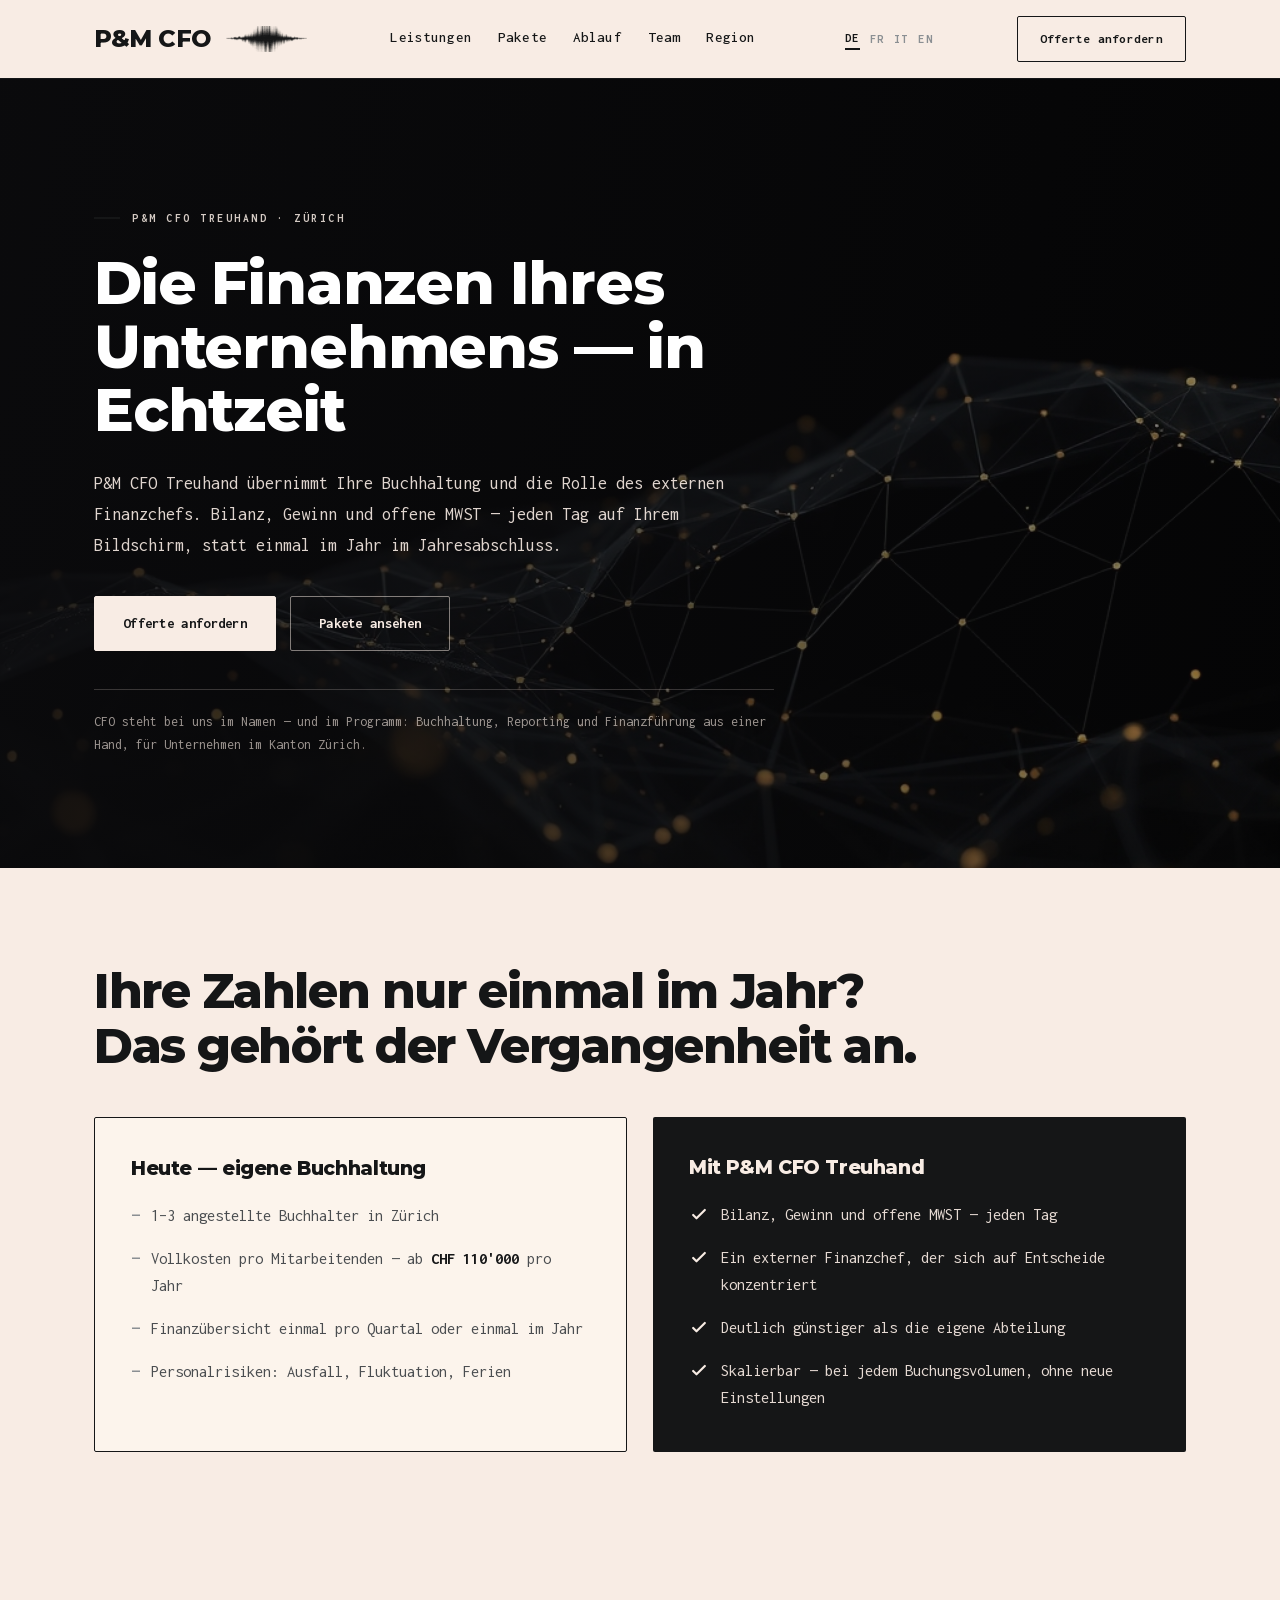
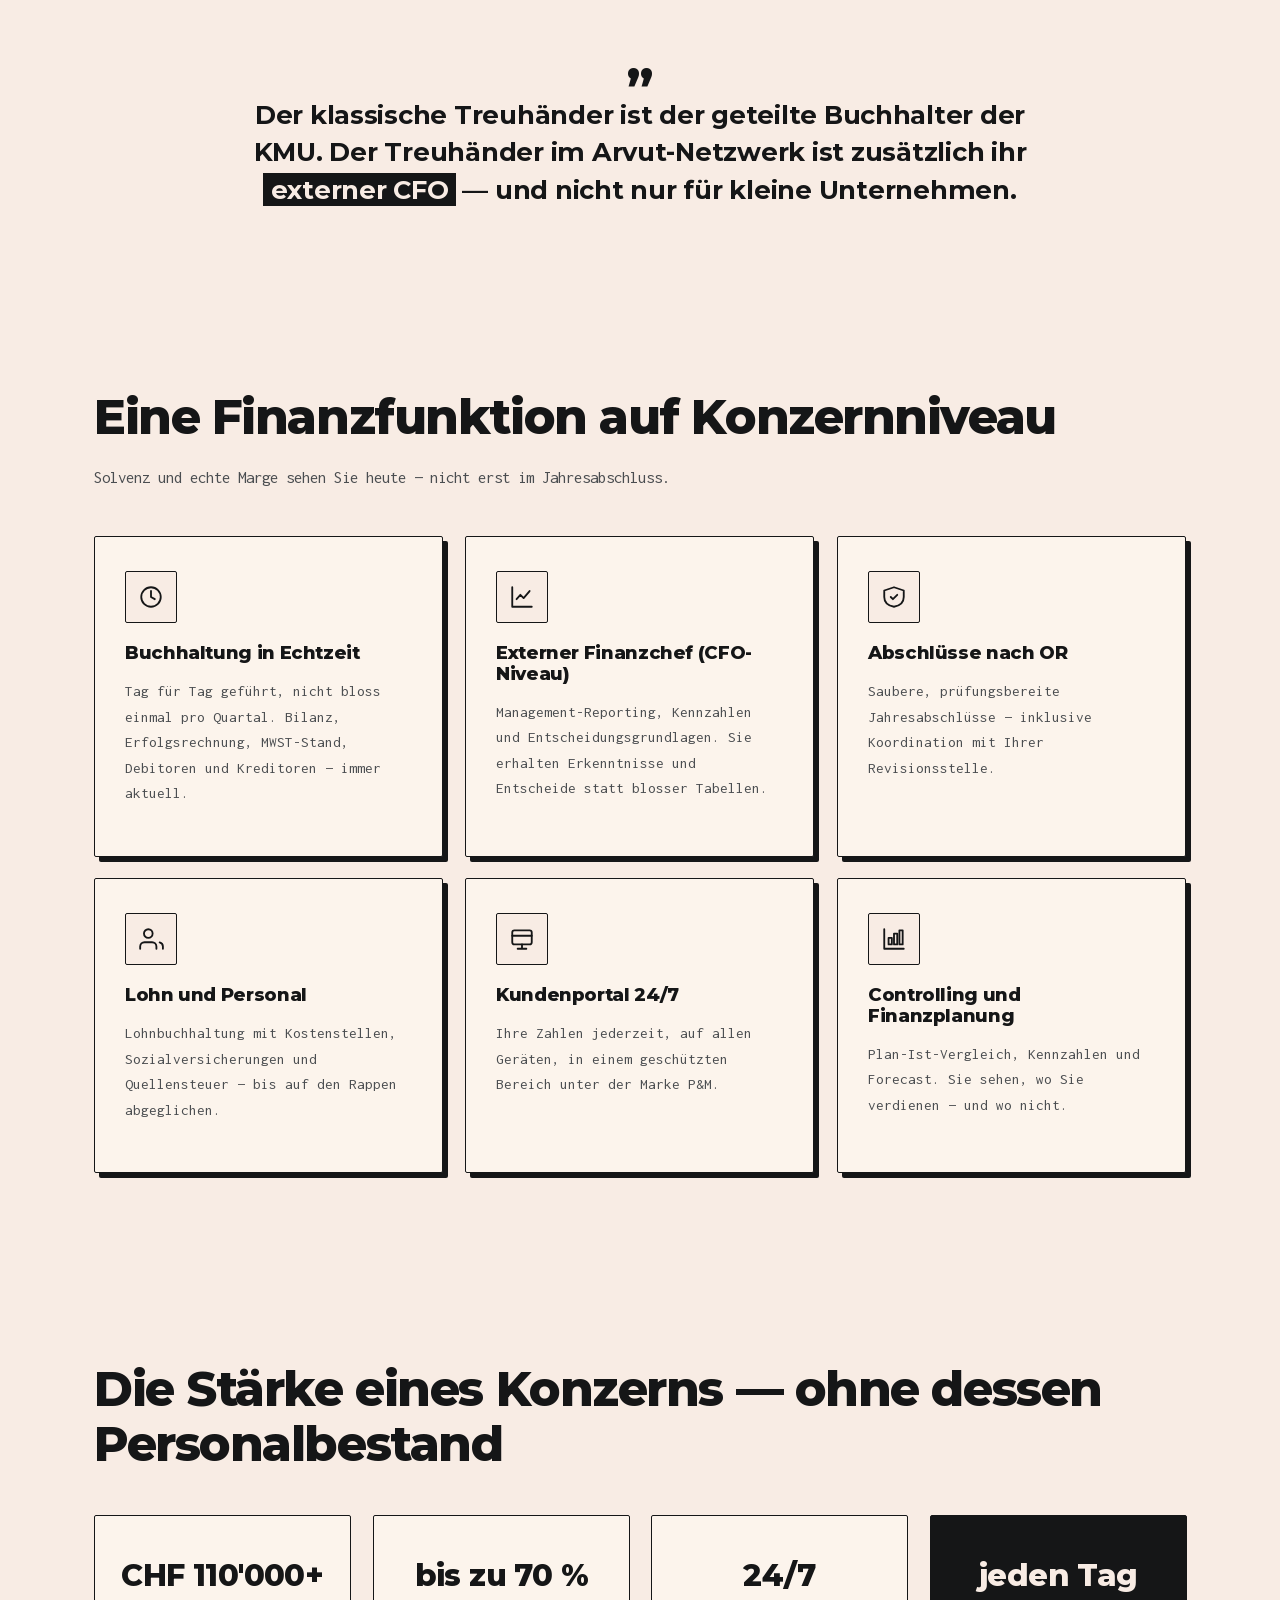
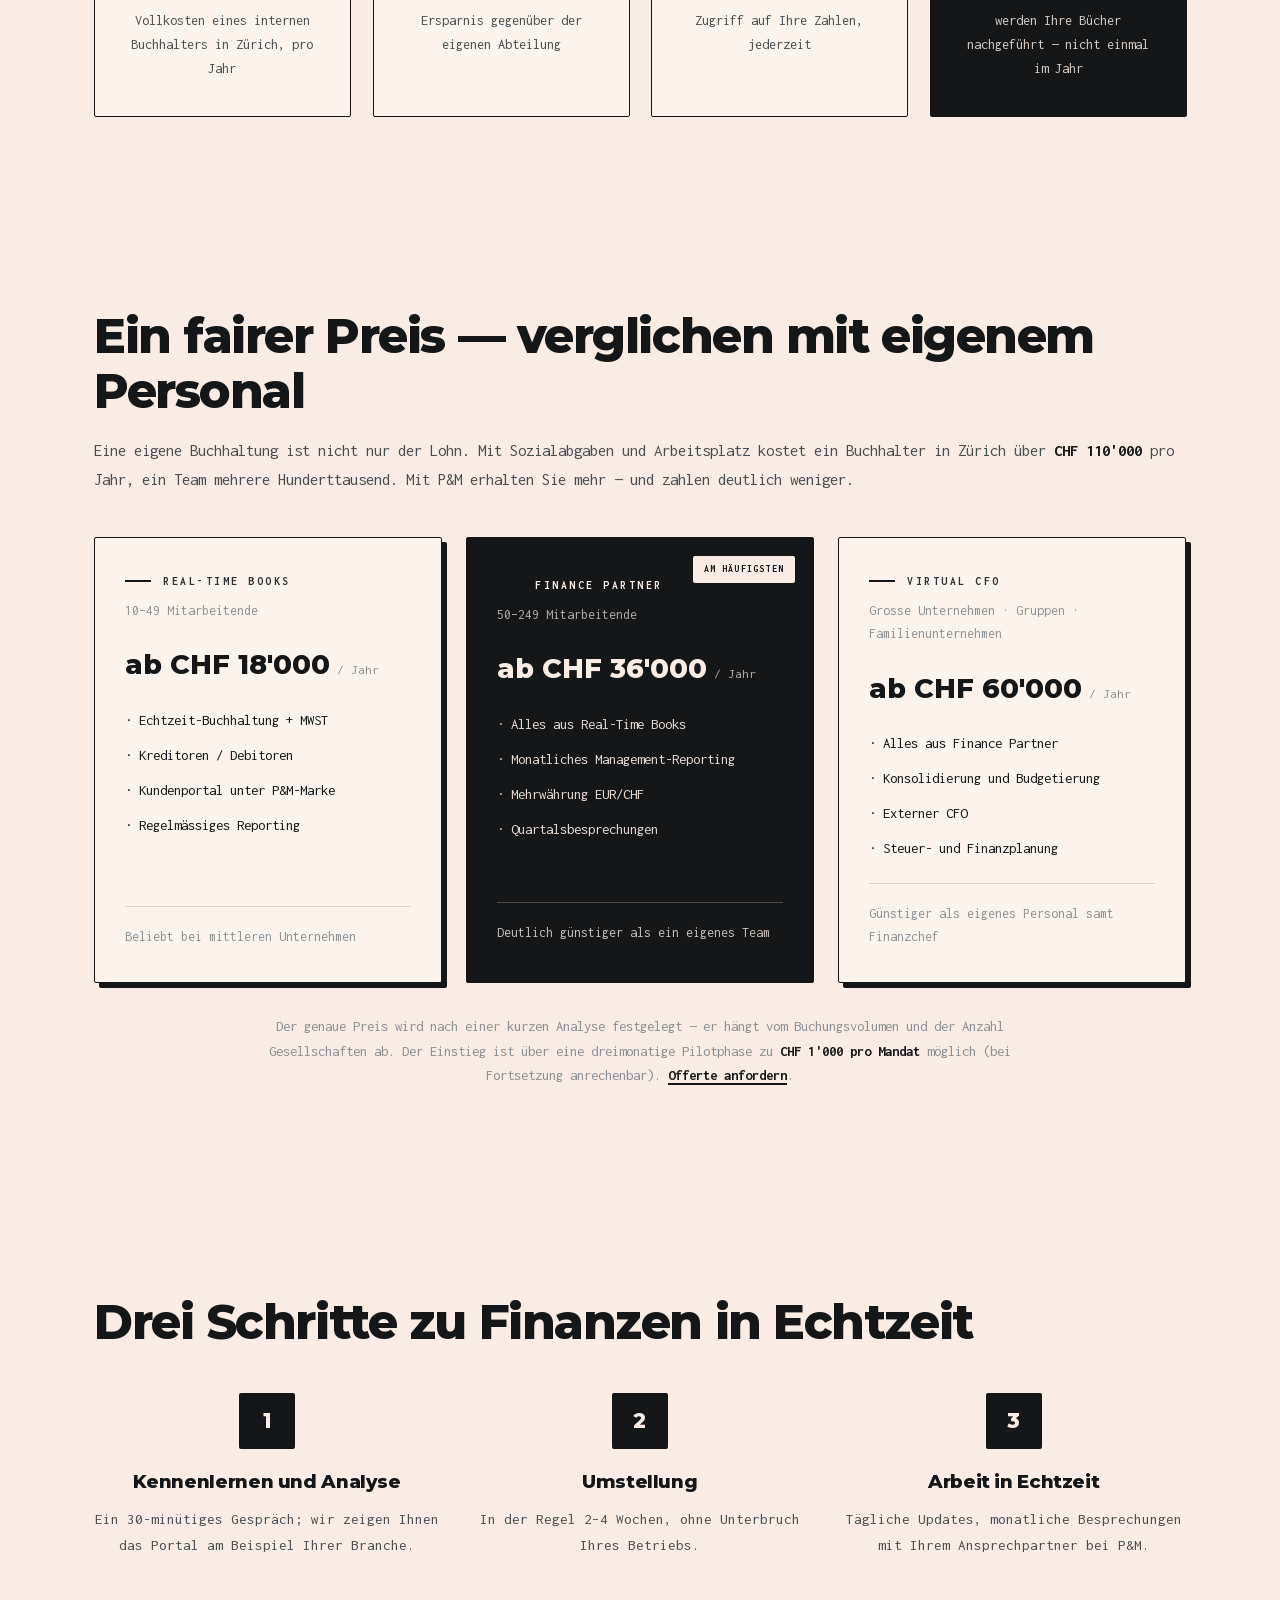
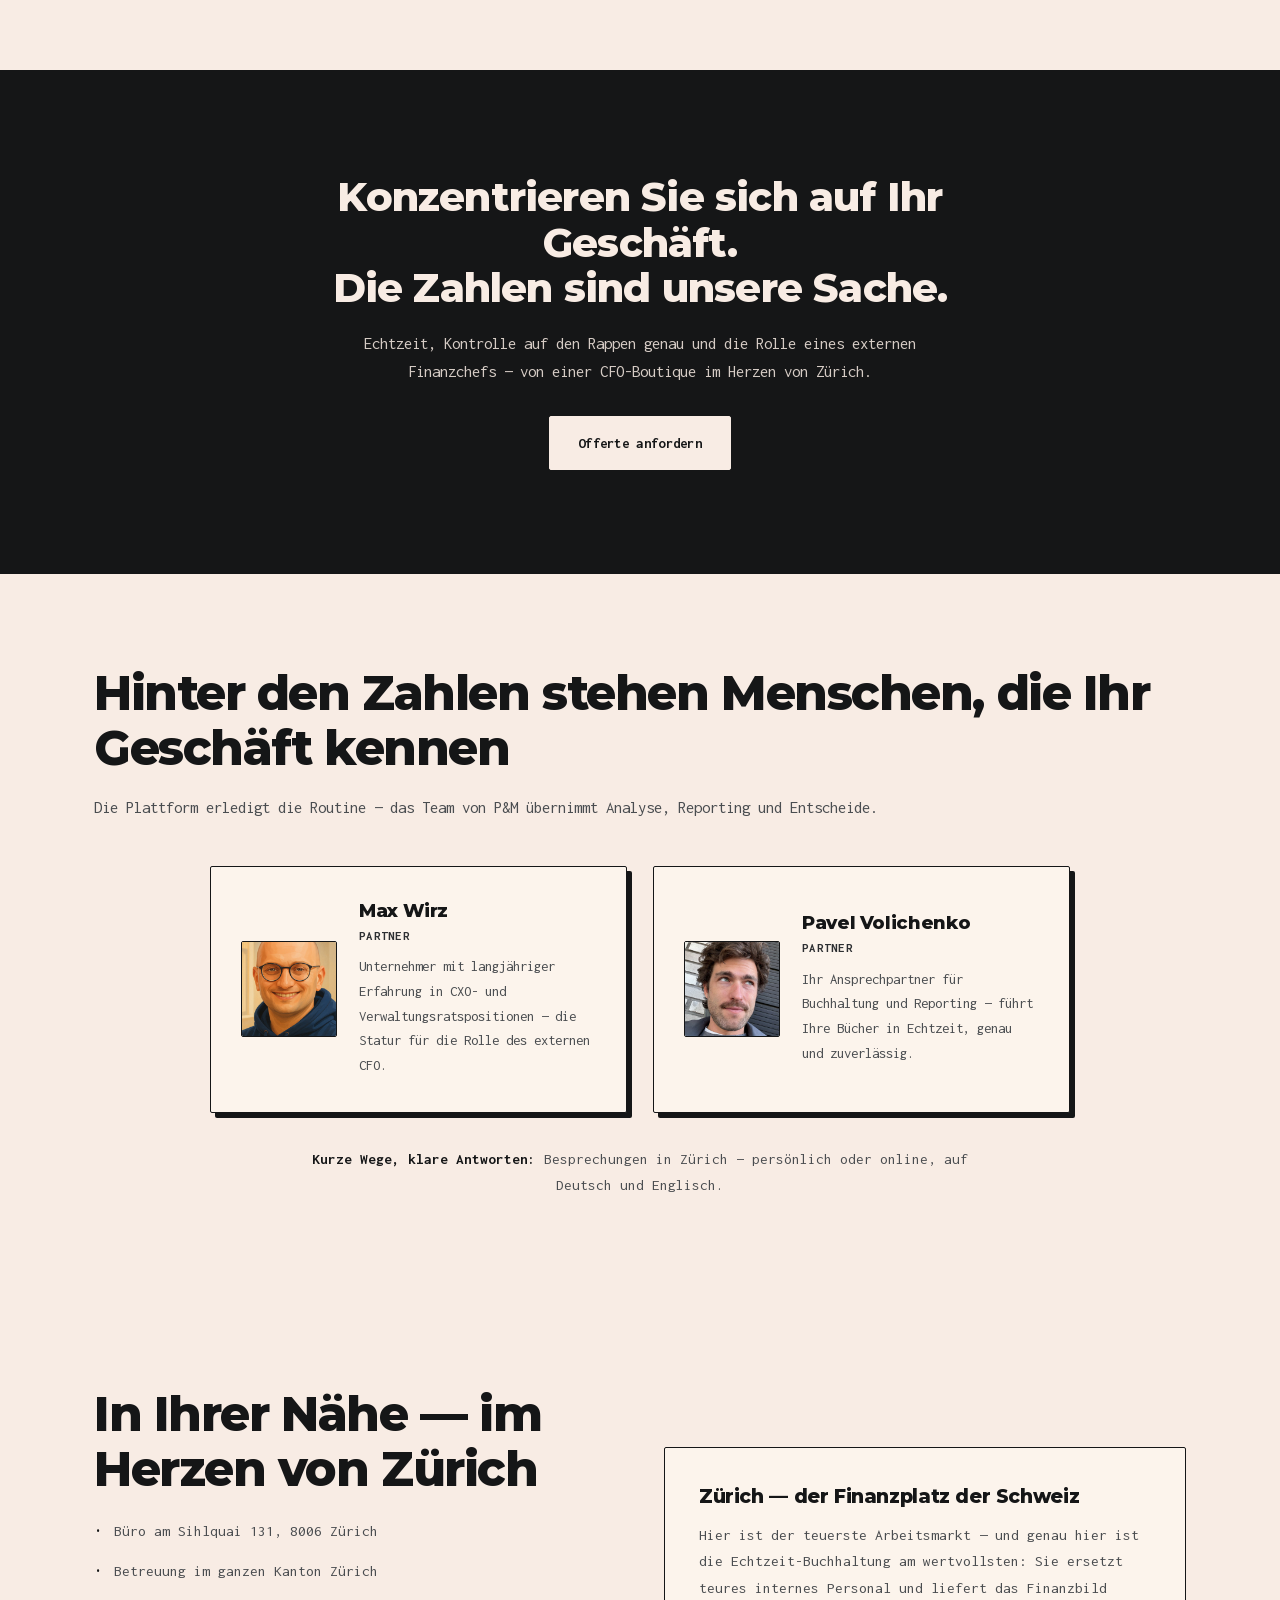
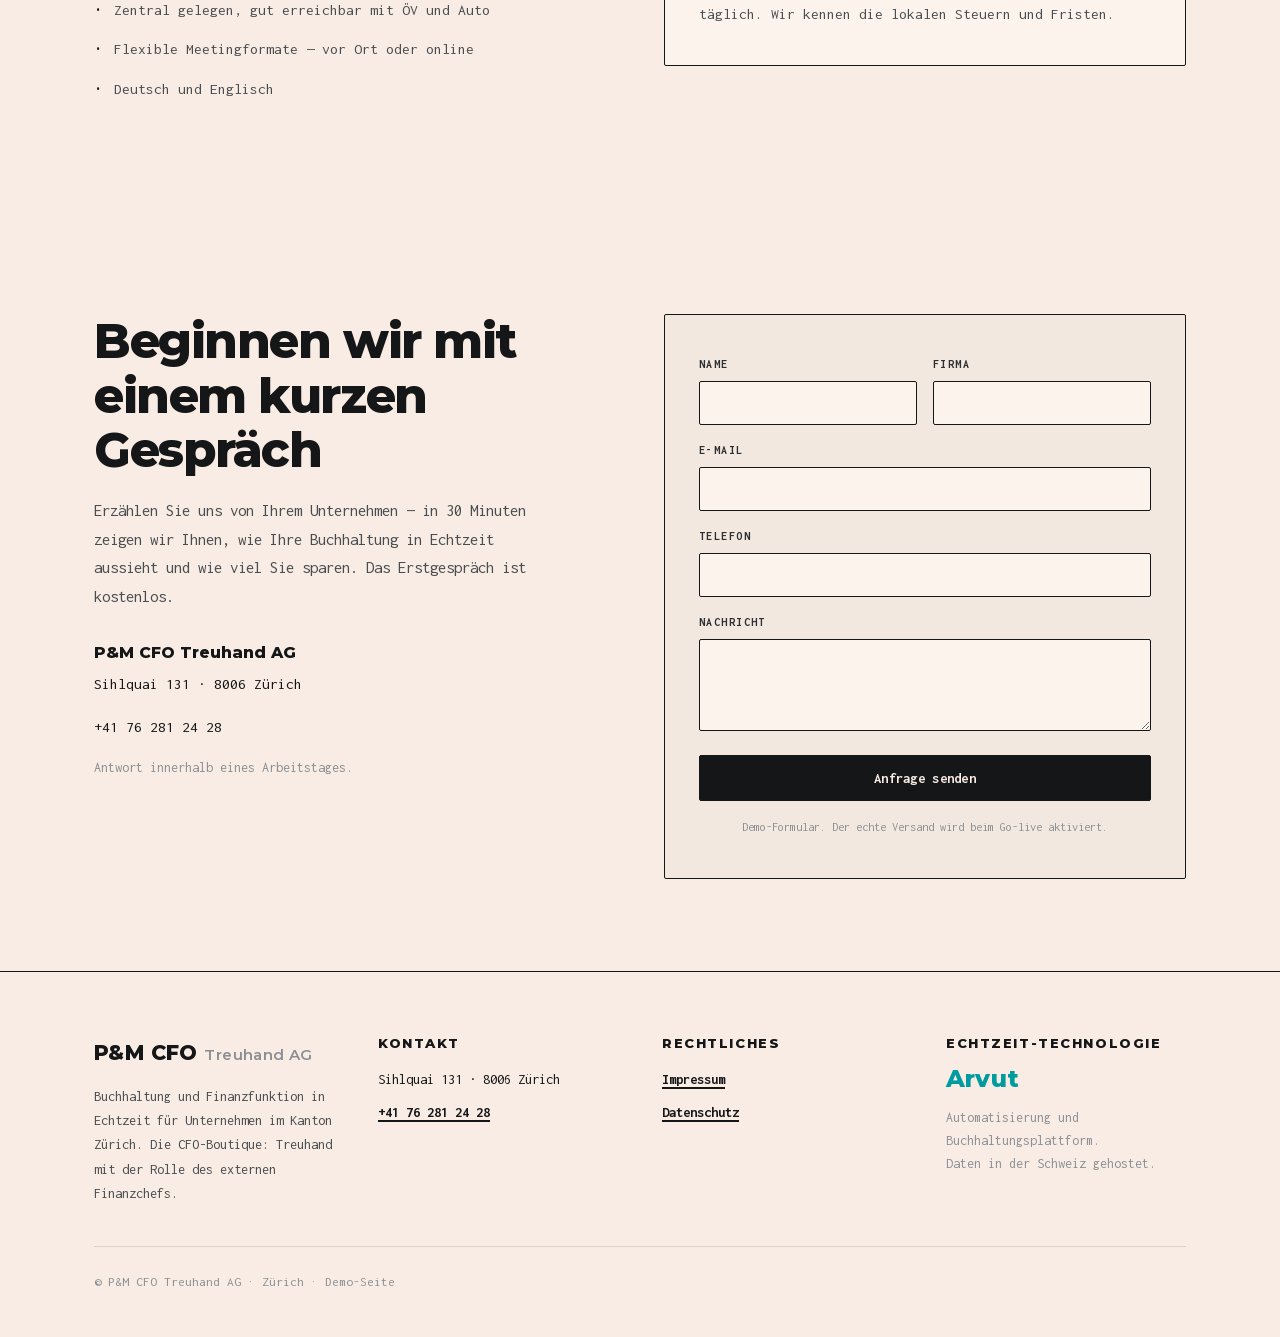
<file: index.html>
<!doctype html><html lang="de"><head><meta charset="utf-8"><meta name="robots" content="noindex,nofollow"><link rel="canonical" href="de/"><meta http-equiv="refresh" content="0; url=de/"><script>location.replace("de/"+location.hash)</script><title>P&M CFO Treuhand AG</title></head><style>@media(max-width:900px){section,header,footer,main{overflow-x:clip}}@media(max-width:560px){*{min-width:0}body{overflow-wrap:break-word;hyphens:auto}h1,h2{hyphens:manual}.g2{grid-template-columns:minmax(0,1fr)!important}.wrap{flex-wrap:wrap}header .wrap{height:auto!important;min-height:0}nav,.menu{flex-wrap:wrap}}</style><body style="font-family:sans-serif;padding:2rem">Weiter zu <a href="de/">P&M CFO Treuhand</a>…</body></html>
</file>
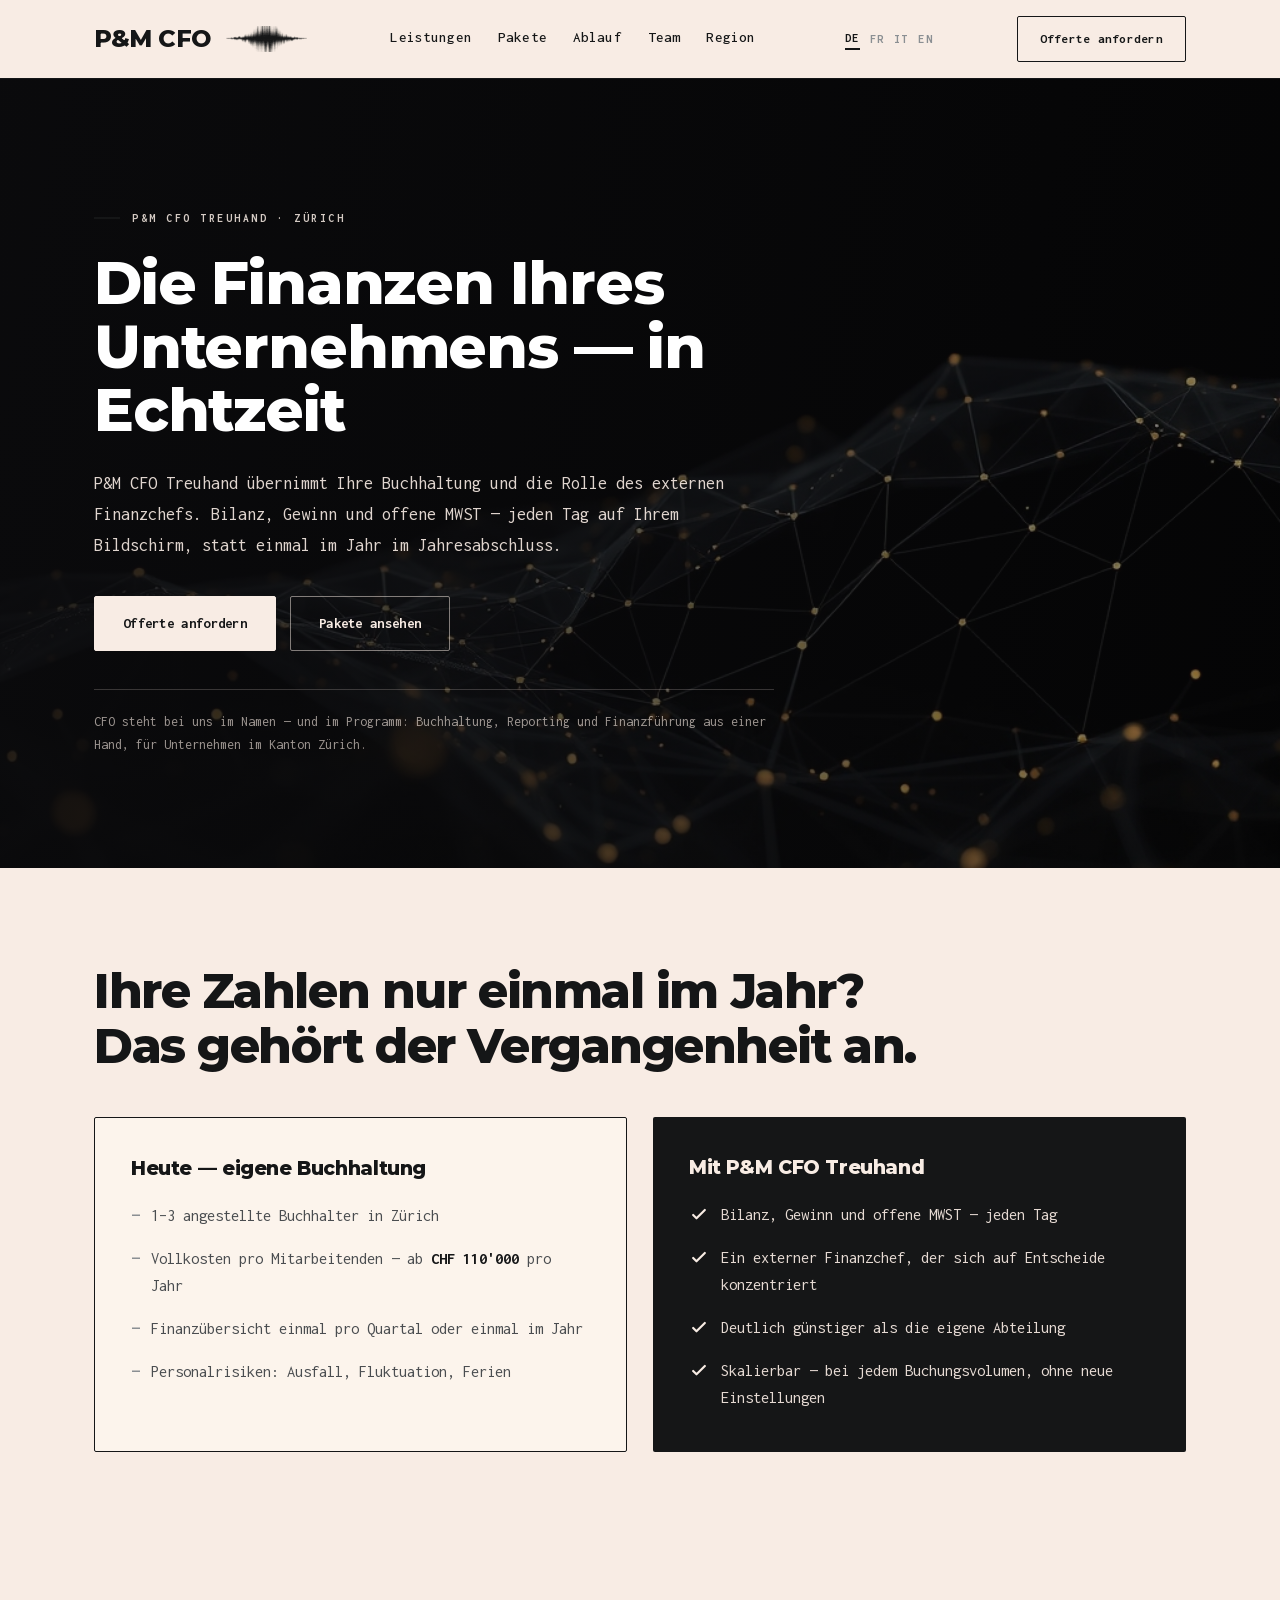
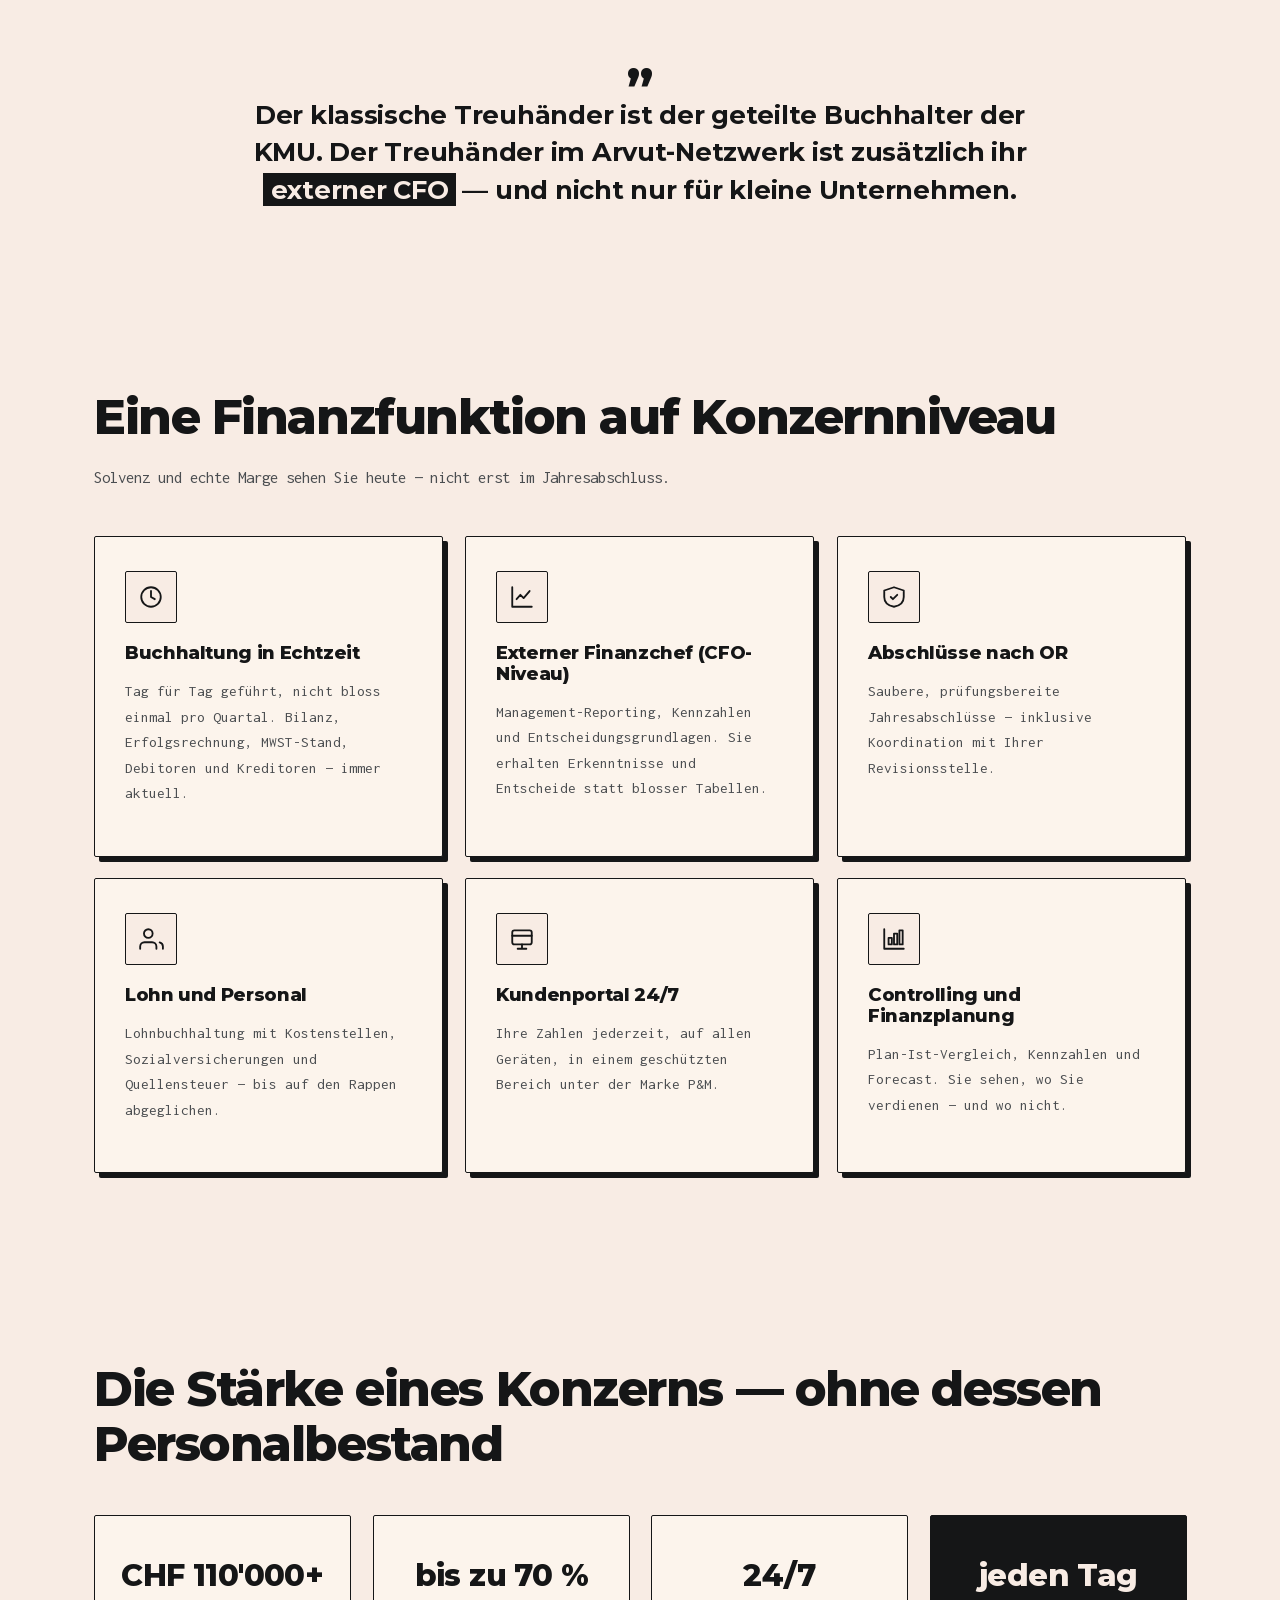
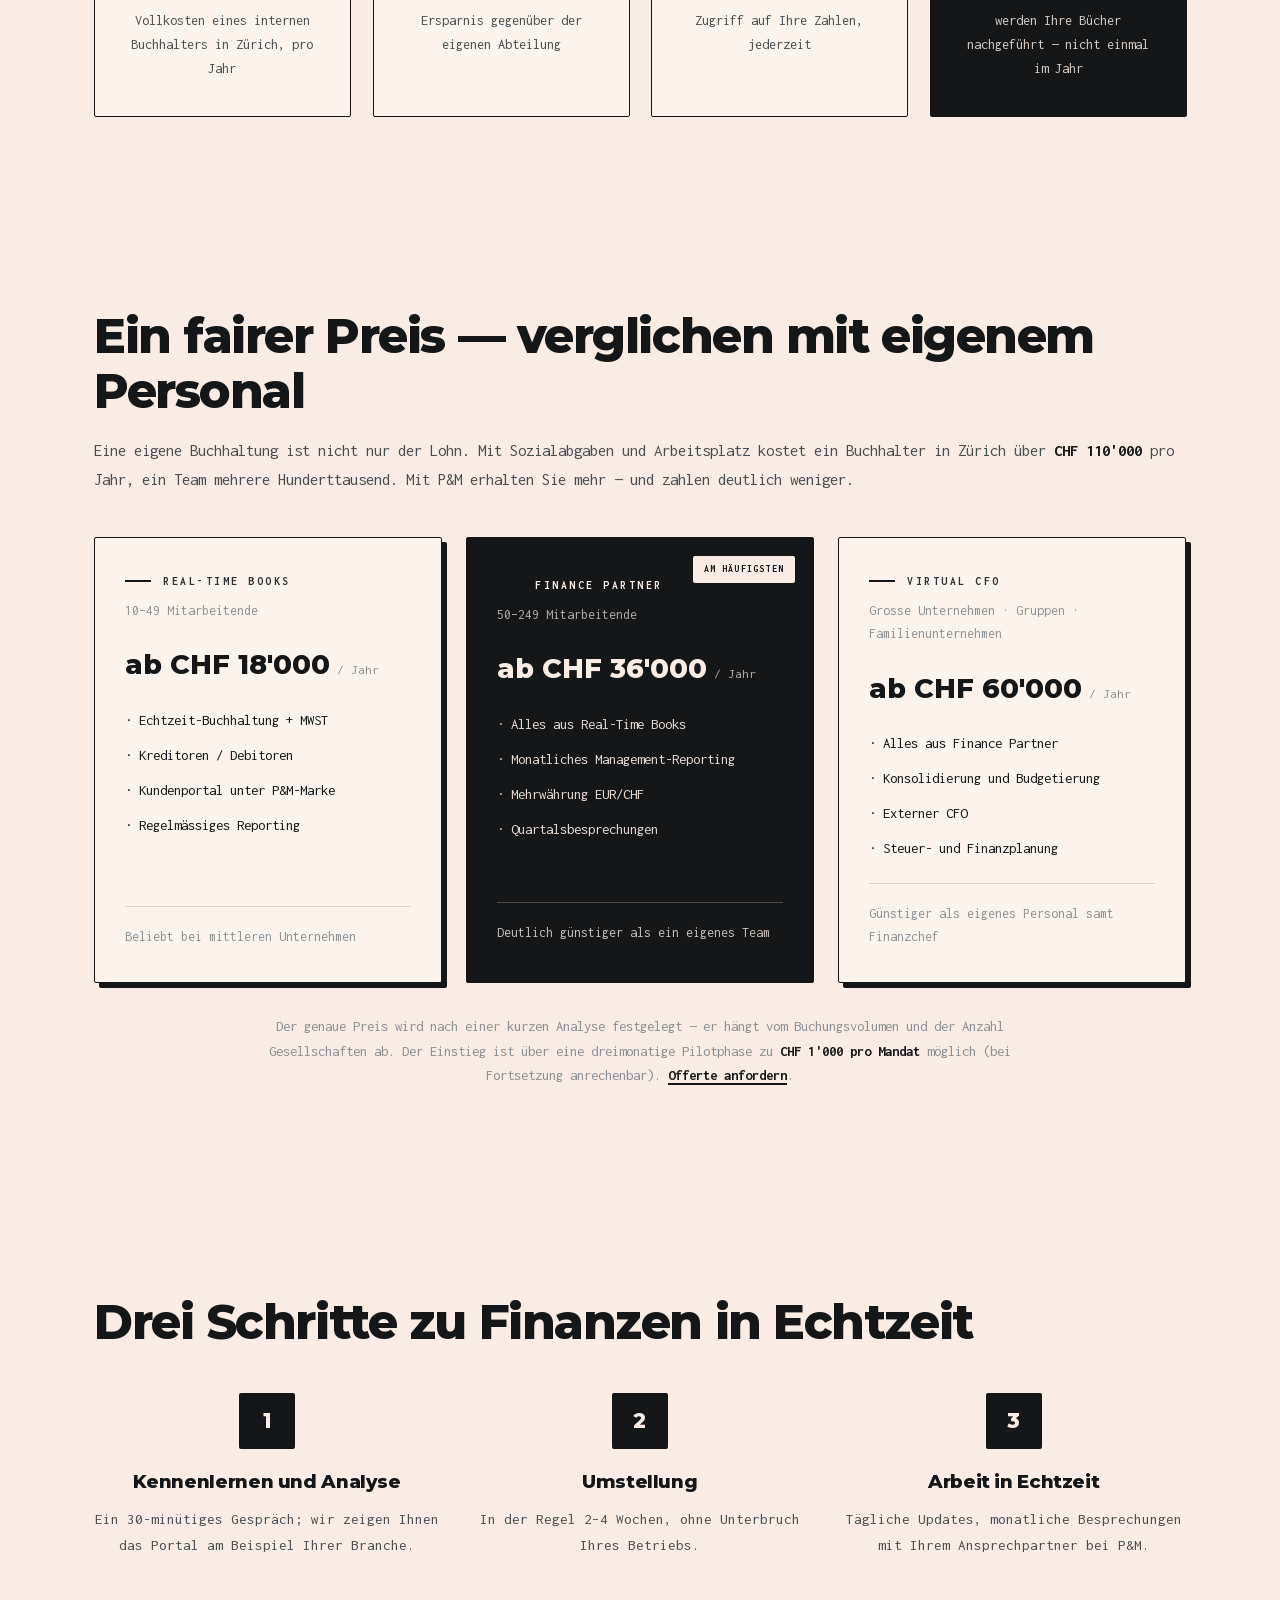
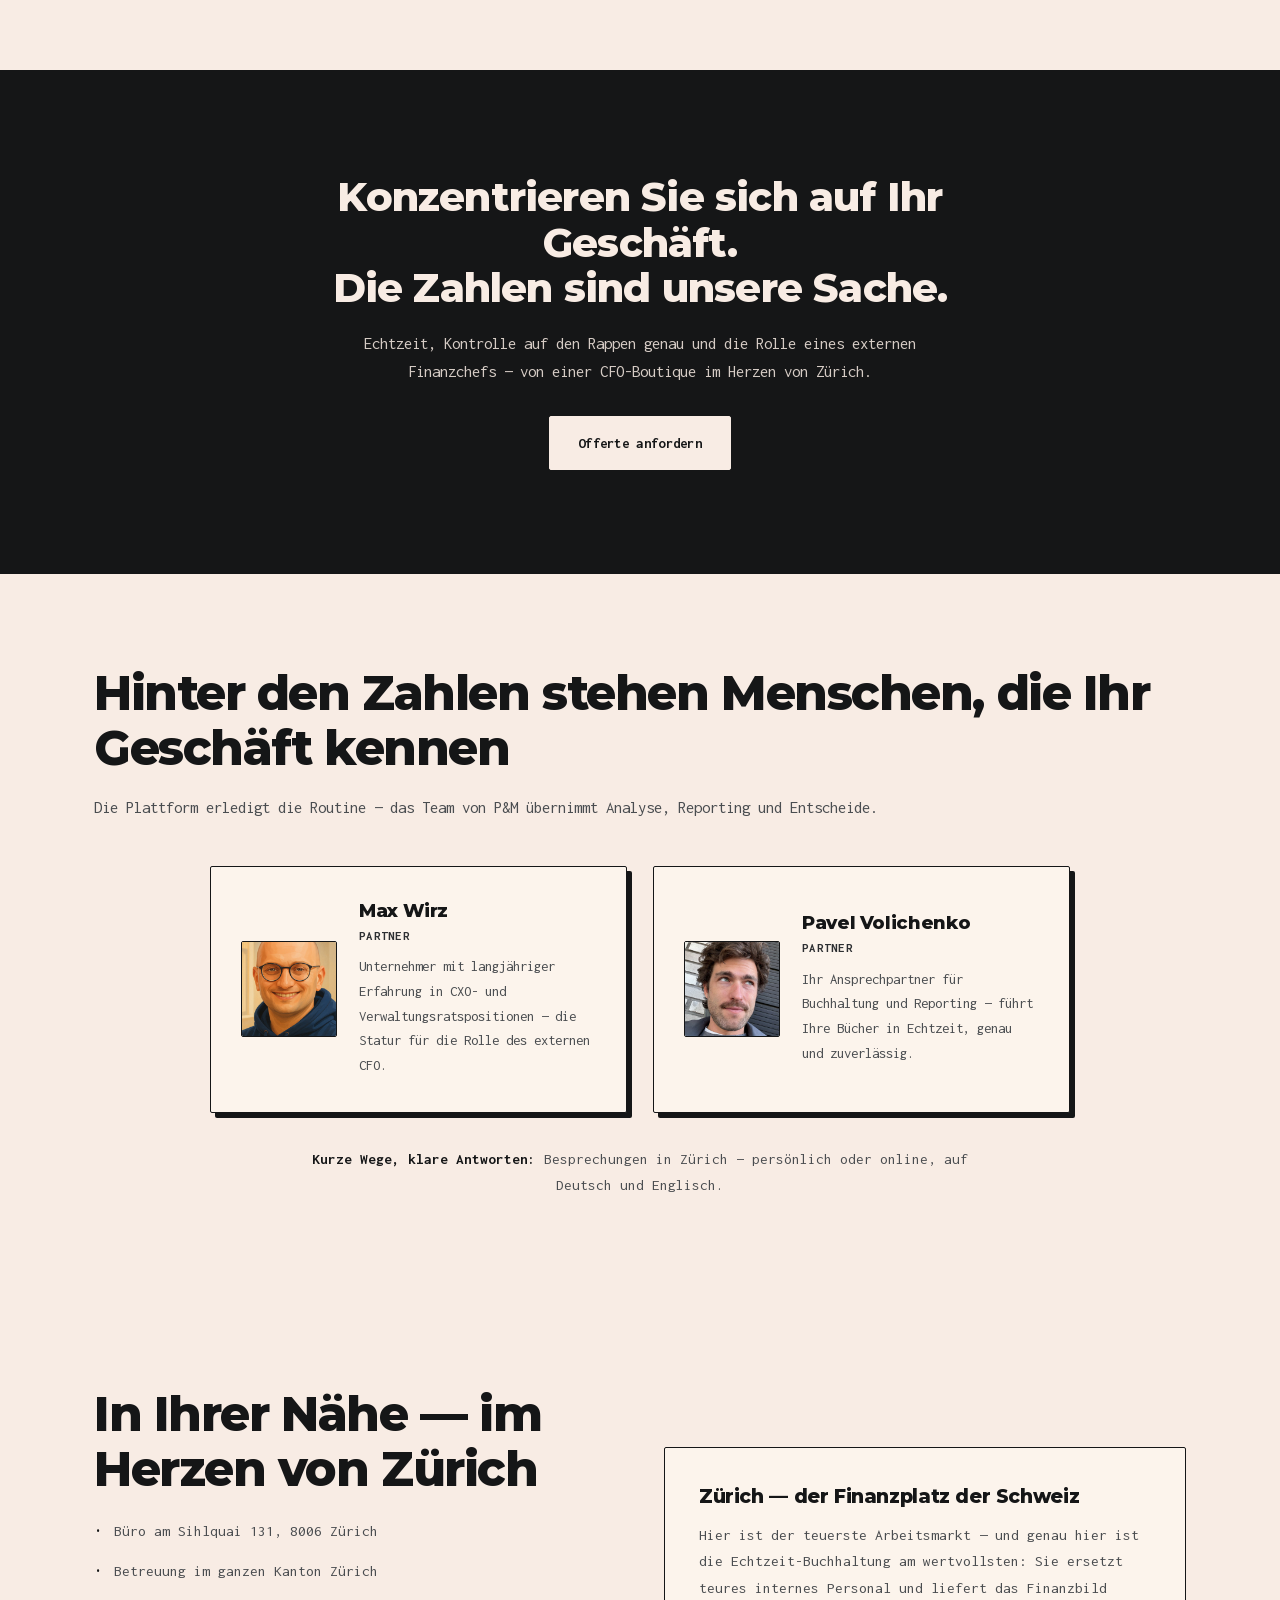
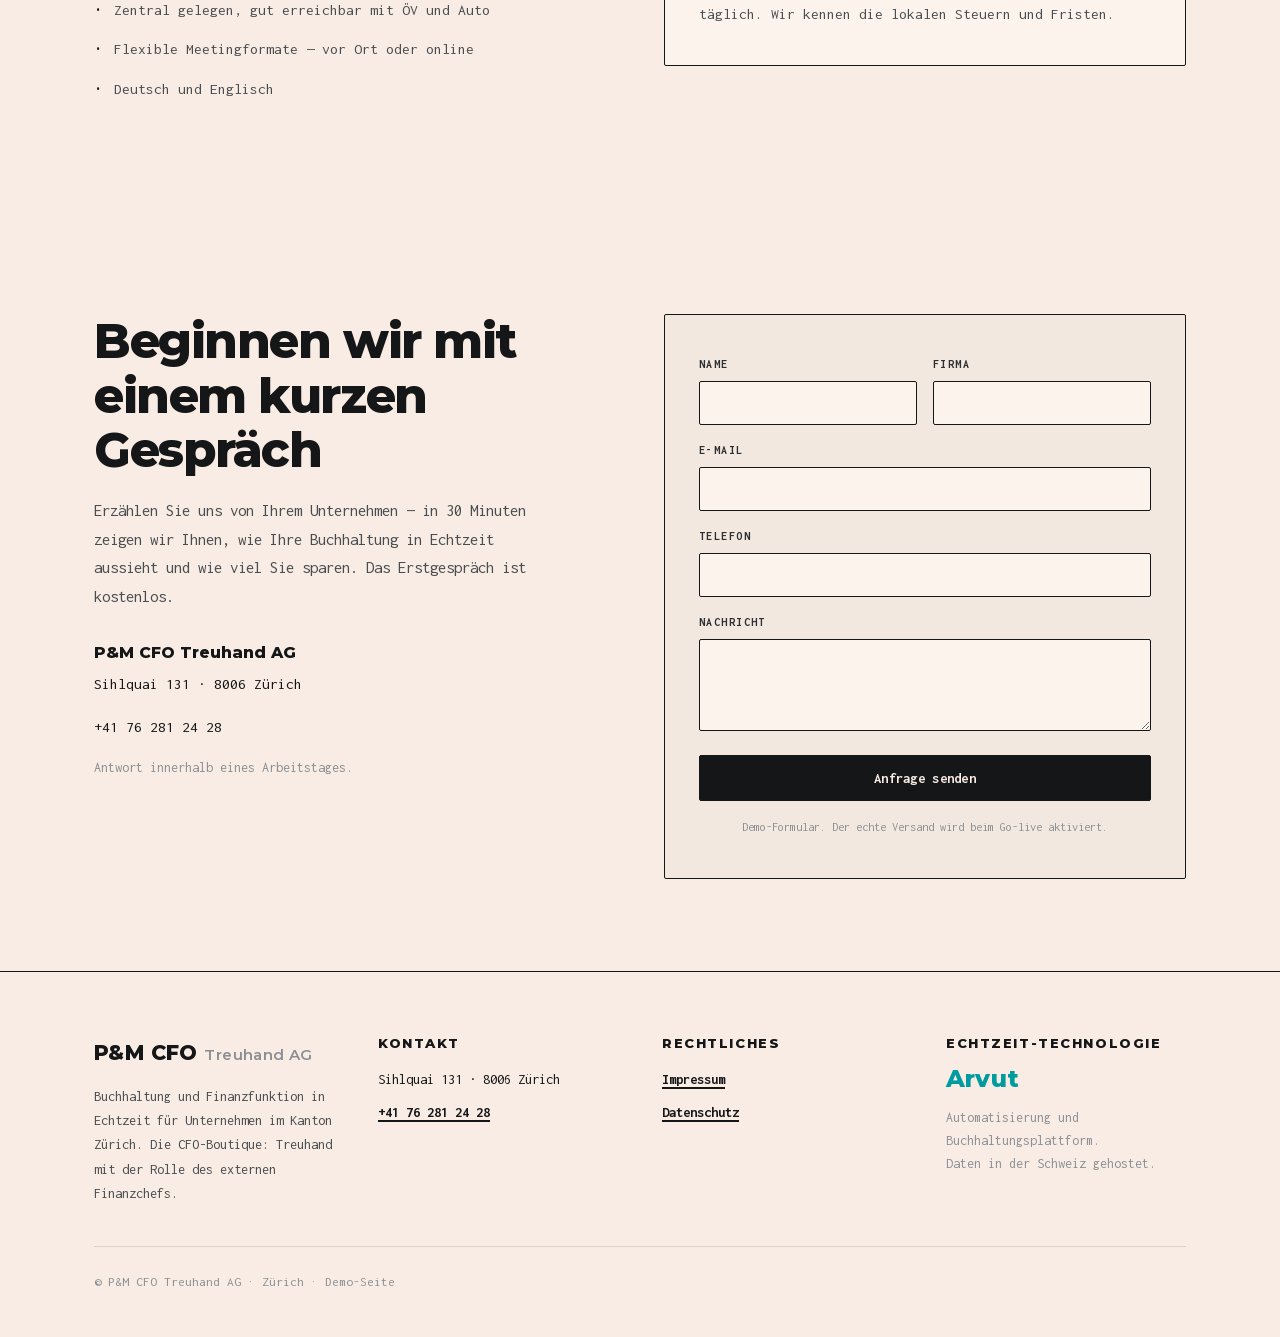
<file: de/index.html>
<!DOCTYPE html>
<html lang="de">
<head>
<meta charset="UTF-8">
<meta name="viewport" content="width=device-width, initial-scale=1.0">
<title>P&M CFO Treuhand — Ihr externer CFO und Buchhaltung in Echtzeit, Zürich</title>
<meta name="description" content="P&M CFO Treuhand AG übernimmt Ihre Buchhaltung und die Rolle des externen Finanzchefs: Bilanz, Gewinn und offene MWST jeden Tag auf Ihrem Bildschirm — günstiger als eine eigene Abteilung. CFO-Boutique in Zürich.">
<meta name="robots" content="noindex, nofollow">
<style>
@import url('../assets/fonts/fonts.css');
:root{
  --paper:#F8ECE4; --paper-2:#F3E8DF; --ink:#151617; --ink-2:#2D2F32;
  --body:#4A4D50; --muted:#8B8F93; --line:#DCD2C9; --white:#FCF4EC;
  --green:#009b9f; --gold:#d9a441; --radius:2px;
}
*{-webkit-font-smoothing:antialiased;box-sizing:border-box;}
html{scroll-behavior:smooth;}
a{text-decoration:none;color:inherit;}
img{display:block;max-width:100%;}
body{margin:0;font-family:'Inconsolata',ui-monospace,Menlo,monospace;color:var(--body);background:var(--paper);line-height:1.68;font-size:16.5px;font-weight:400;}
h1,h2,h3,h4{font-family:'Montserrat',-apple-system,Helvetica,Arial,sans-serif;color:var(--ink);font-weight:800;line-height:1.14;margin:0;letter-spacing:-.02em;}
.wrap{max-width:1140px;margin:0 auto;padding:0 24px;}
.eyebrow{font-family:'Inconsolata',monospace;text-transform:uppercase;letter-spacing:.22em;font-weight:700;font-size:.72rem;color:var(--ink-2);}
.eyebrow::before{content:"";display:inline-block;width:26px;height:2px;background:var(--ink);vertical-align:.22em;margin-right:12px;}
/* Sektionsüberschrift — links, gross, ohne Dekor (Qontrarian-Stil) */
.sec-head{text-align:left;max-width:none;margin:0 0 44px;}
.h-sec{font-size:clamp(2rem,4.2vw,3rem);letter-spacing:-.03em;}
.lead{font-size:1.06rem;color:var(--body);}
.inv{background:var(--ink);color:var(--paper);padding:.04em .28em;}
.btn{display:inline-block;font-family:'Inconsolata',monospace;font-weight:600;font-size:.92rem;letter-spacing:.02em;
  background:var(--ink);color:var(--paper);padding:14px 28px;border:1.5px solid var(--ink);border-radius:var(--radius);cursor:pointer;transition:.2s;}
.btn:hover{background:transparent;color:var(--ink);}
.btn-out{background:transparent;color:var(--ink);}
.btn-out:hover{background:var(--ink);color:var(--paper);}
.btn-light{background:var(--paper);color:var(--ink);border-color:var(--paper);}
.btn-light:hover{background:transparent;color:var(--paper);border-color:var(--paper);}
.btn-ghost{background:transparent;color:var(--paper);border-color:rgba(248,236,228,.5);}
.btn-ghost:hover{background:var(--paper);color:var(--ink);border-color:var(--paper);}
.nav-a{font-family:'Inconsolata',monospace;font-weight:500;font-size:.95rem;letter-spacing:.01em;color:var(--ink);transition:color .2s;border-bottom:2px solid transparent;}
.nav-a:hover{color:var(--ink);border-bottom-color:var(--ink);}
.link-u{color:var(--ink);font-weight:700;border-bottom:2px solid var(--ink);}
.card{position:relative;background:var(--white);border:1.5px solid var(--ink);border-radius:var(--radius);padding:34px 30px;box-shadow:5px 5px 0 var(--ink);transition:transform .25s,box-shadow .25s;}
.card:hover{transform:translate(-2px,-2px);box-shadow:8px 8px 0 var(--ink);}
.card-x{position:absolute;top:16px;right:16px;width:30px;height:30px;border:1.5px solid var(--ink);border-radius:6px;display:flex;align-items:center;justify-content:center;color:var(--ink);background:var(--paper);}
.card-x svg{width:15px;height:15px;}
.ico{width:52px;height:52px;border:1.5px solid var(--ink);border-radius:var(--radius);background:var(--paper);color:var(--ink);display:flex;align-items:center;justify-content:center;margin-bottom:20px;}
.ico svg{width:26px;height:26px;}
.card h3{font-size:1.14rem;margin-bottom:10px;}
.card p{font-size:.95rem;color:var(--body);}
input,textarea{font-family:'Inconsolata',monospace;width:100%;border:1.5px solid var(--ink);border-radius:var(--radius);padding:13px 15px;background:var(--white);color:var(--ink);font-size:.96rem;transition:box-shadow .2s;}
input:focus,textarea:focus{outline:none;box-shadow:3px 3px 0 var(--ink);}
label{display:block;font-size:.74rem;font-weight:700;letter-spacing:.12em;text-transform:uppercase;color:var(--ink-2);margin-bottom:6px;}
.reveal{opacity:0;transform:translateY(28px);transition:opacity .8s cubic-bezier(.16,1,.3,1),transform .8s cubic-bezier(.16,1,.3,1);will-change:opacity,transform;}
.reveal.in{opacity:1;transform:none;}
@media(prefers-reduced-motion:reduce){*{transition:none!important;animation:none!important;}.reveal{opacity:1;transform:none;}}
#toTop{position:fixed;right:22px;bottom:22px;z-index:60;width:46px;height:46px;background:var(--ink);color:var(--paper);border:none;border-radius:var(--radius);cursor:pointer;display:flex;align-items:center;justify-content:center;opacity:0;visibility:hidden;transform:translateY(12px);transition:.3s;}
#toTop.show{opacity:1;visibility:visible;transform:none;}
@media(max-width:900px){.hide-mob{display:none!important;}}
@media(max-width:900px){
  
  section,header,footer,main{overflow-x:clip}
}
@media(max-width:560px){.logo-wave{display:none;}}
@media(max-width:820px){.g2{grid-template-columns:1fr!important;gap:36px!important;}}
.lang-switch{display:flex;align-items:center;gap:10px;margin-left:6px;}.lang-switch a.lang{font-family:'Inconsolata',monospace;font-size:12px;font-weight:700;letter-spacing:.1em;text-transform:uppercase;color:var(--muted);}.lang-switch a.lang:hover{color:var(--ink);}.lang-switch a.lang.on{color:var(--ink);border-bottom:2px solid var(--ink);}
</style>
<style>

@media(max-width:560px){
  *{min-width:0}
  body{overflow-wrap:break-word;hyphens:auto}
  
  h1,h2{hyphens:manual}
  .g2{grid-template-columns:minmax(0,1fr)!important}
  .wrap{flex-wrap:wrap}
  header .wrap{height:auto!important;min-height:0}
  nav,.menu{flex-wrap:wrap}
}
</style>
</head>
<body>

<!-- ===== KOPFZEILE (Logo links, Menü rechts) — Qontrarian-Monochrom ===== -->
<header id="top" style="position:sticky;top:0;z-index:50;background:rgba(248,236,228,.95);backdrop-filter:saturate(160%) blur(10px);border-bottom:1.5px solid var(--ink);">
  <div class="wrap" style="height:78px;display:flex;align-items:center;justify-content:space-between;gap:20px;">
    <a href="#top" aria-label="P&M CFO Treuhand AG" style="display:flex;align-items:center;gap:15px;">
      <span style="font-family:'Montserrat',sans-serif;font-weight:800;font-size:1.5rem;color:var(--ink);letter-spacing:-.02em;line-height:1;">P&amp;M&nbsp;CFO</span>
      <img src="../assets/img/wave.png?v=1" class="logo-wave" alt="" aria-hidden="true" style="height:26px;width:auto;flex-shrink:0;">
    </a>
    <nav class="hide-mob" style="display:flex;align-items:center;gap:26px;">
      <a href="#leistungen" class="nav-a">Leistungen</a>
      <a href="#preise" class="nav-a">Pakete</a>
      <a href="#ablauf" class="nav-a">Ablauf</a>
      <a href="#team" class="nav-a">Team</a>
      <a href="#region" class="nav-a">Region</a>
    </nav>
    <span class="lang-switch"><a href="../de/" class="lang on">DE</a><a href="../fr/" class="lang">FR</a><a href="../it/" class="lang">IT</a><a href="../en/" class="lang">EN</a></span>
    <a href="#kontakt" class="btn btn-out" style="padding:11px 22px;font-size:.82rem;">Offerte anfordern</a>
  </div>
</header>

<!-- ===== HERO (dunkles Vollbild mit Netzwerk-Bild — Qontrarian-Stil) ===== -->
<section style="position:relative;background:#0b0b0d;color:var(--paper);overflow:hidden;">
  <img src="../assets/img/hero-bg.png?v=1" alt="" aria-hidden="true" style="position:absolute;inset:0;width:100%;height:100%;object-fit:cover;opacity:.9;">
  <div style="position:absolute;inset:0;background:linear-gradient(100deg,rgba(11,11,13,.92) 0%,rgba(11,11,13,.62) 55%,rgba(11,11,13,.35) 100%);"></div>
  <div class="wrap" style="position:relative;padding:118px 24px 112px;">
    <div class="reveal" style="max-width:860px;">
      <p class="eyebrow" style="margin-bottom:24px;color:rgba(248,236,228,.85);">P&M CFO Treuhand · Zürich</p>
      <h1 style="font-size:clamp(2.3rem,5.2vw,3.7rem);line-height:1.07;margin-bottom:26px;color:#fff;">Die Finanzen Ihres Unternehmens — in Echtzeit</h1>
      <p style="font-size:1.14rem;color:rgba(248,236,228,.9);max-width:680px;margin-bottom:36px;">P&M CFO Treuhand übernimmt Ihre Buchhaltung und die Rolle des externen Finanzchefs. Bilanz, Gewinn und offene MWST — jeden Tag auf Ihrem Bildschirm, statt einmal im Jahr im Jahresabschluss.</p>
      <div style="display:flex;flex-wrap:wrap;gap:14px;">
        <a href="#kontakt" class="btn btn-light">Offerte anfordern</a>
        <a href="#preise" class="btn btn-ghost">Pakete ansehen</a>
      </div>
      <p style="margin:38px 0 0;font-size:.86rem;color:rgba(248,236,228,.62);border-top:1.5px solid rgba(248,236,228,.2);padding-top:20px;max-width:680px;">CFO steht bei uns im Namen — und im Programm: Buchhaltung, Reporting und Finanzführung aus einer Hand, für Unternehmen im Kanton Zürich.</p>
    </div>
  </div>
</section>

<!-- ===== WAS SICH ÄNDERT (Heute vs. Mit P&M) ===== -->
<section style="padding:96px 0;background:var(--paper);">
  <div class="wrap">
    <div class="reveal sec-head">
      <h2 class="h-sec">Ihre Zahlen nur einmal im Jahr?<br>Das gehört der Vergangenheit an.</h2>
    </div>
    <div class="g2" style="display:grid;grid-template-columns:1fr 1fr;gap:26px;align-items:stretch;">
      <div class="reveal" style="background:var(--white);border:1.5px solid var(--ink);border-radius:var(--radius);padding:40px 36px;">
        <h3 style="font-size:1.2rem;margin-bottom:22px;">Heute — eigene Buchhaltung</h3>
        <ul style="list-style:none;padding:0;margin:0;display:flex;flex-direction:column;gap:15px;">
          <li style="display:flex;gap:12px;"><span style="color:var(--muted);font-weight:700;">—</span>1–3 angestellte Buchhalter in Zürich</li>
          <li style="display:flex;gap:12px;"><span style="color:var(--muted);font-weight:700;">—</span><span>Vollkosten pro Mitarbeitenden — ab <b style="color:var(--ink);">CHF&nbsp;110'000</b> pro Jahr</span></li>
          <li style="display:flex;gap:12px;"><span style="color:var(--muted);font-weight:700;">—</span>Finanzübersicht einmal pro Quartal oder einmal im Jahr</li>
          <li style="display:flex;gap:12px;"><span style="color:var(--muted);font-weight:700;">—</span>Personalrisiken: Ausfall, Fluktuation, Ferien</li>
        </ul>
      </div>
      <div class="reveal" style="background:var(--ink);color:var(--paper);border-radius:var(--radius);padding:40px 36px;">
        <h3 style="font-size:1.2rem;margin-bottom:22px;color:var(--paper);">Mit P&M CFO Treuhand</h3>
        <ul style="list-style:none;padding:0;margin:0;display:flex;flex-direction:column;gap:15px;color:rgba(248,236,228,.92);">
          <li style="display:flex;gap:12px;"><svg width="20" height="20" viewBox="0 0 24 24" fill="none" stroke="#F8ECE4" stroke-width="2.6" stroke-linecap="round" stroke-linejoin="round" style="flex-shrink:0;margin-top:4px;"><path d="M5 12l4 4 10-10"/></svg>Bilanz, Gewinn und offene MWST — jeden Tag</li>
          <li style="display:flex;gap:12px;"><svg width="20" height="20" viewBox="0 0 24 24" fill="none" stroke="#F8ECE4" stroke-width="2.6" stroke-linecap="round" stroke-linejoin="round" style="flex-shrink:0;margin-top:4px;"><path d="M5 12l4 4 10-10"/></svg>Ein externer Finanzchef, der sich auf Entscheide konzentriert</li>
          <li style="display:flex;gap:12px;"><svg width="20" height="20" viewBox="0 0 24 24" fill="none" stroke="#F8ECE4" stroke-width="2.6" stroke-linecap="round" stroke-linejoin="round" style="flex-shrink:0;margin-top:4px;"><path d="M5 12l4 4 10-10"/></svg>Deutlich günstiger als die eigene Abteilung</li>
          <li style="display:flex;gap:12px;"><svg width="20" height="20" viewBox="0 0 24 24" fill="none" stroke="#F8ECE4" stroke-width="2.6" stroke-linecap="round" stroke-linejoin="round" style="flex-shrink:0;margin-top:4px;"><path d="M5 12l4 4 10-10"/></svg>Skalierbar — bei jedem Buchungsvolumen, ohne neue Einstellungen</li>
        </ul>
      </div>
    </div>
  </div>
</section>

<!-- ===== LEITSATZ (Positionierung — Kanon, wörtlich) ===== -->
<section style="padding:90px 0;background:var(--paper);">
  <div class="wrap reveal" style="max-width:880px;margin:0 auto;text-align:center;">
    <div style="font-family:'Montserrat',sans-serif;font-weight:800;font-size:3rem;color:var(--ink);line-height:1;margin-bottom:10px;">„</div>
    <p style="font-family:'Montserrat',sans-serif;font-weight:700;font-size:clamp(1.25rem,2.4vw,1.6rem);color:var(--ink);line-height:1.46;letter-spacing:-.01em;margin:0;">
      Der klassische Treuhänder ist der geteilte Buchhalter der KMU. Der Treuhänder im Arvut-Netzwerk ist zusätzlich ihr <span class="inv">externer CFO</span> — und nicht nur für kleine Unternehmen.
    </p>
  </div>
</section>

<!-- ===== LEISTUNGEN ===== -->
<section id="leistungen" style="padding:92px 0;background:var(--paper);">
  <div class="wrap">
    <div class="reveal sec-head">
      <h2 class="h-sec">Eine Finanzfunktion auf Konzernniveau</h2>
      <p class="lead" style="margin-top:18px;">Solvenz und echte Marge sehen Sie heute — nicht erst im Jahresabschluss.</p>
    </div>
    <div style="display:grid;grid-template-columns:repeat(auto-fit,minmax(min(300px,100%),1fr));gap:22px;">
      <div class="card reveal">
        <div class="ico"><svg viewBox="0 0 24 24" fill="none" stroke="currentColor" stroke-width="1.7" stroke-linecap="round" stroke-linejoin="round"><circle cx="12" cy="12" r="9"/><path d="M12 6.5v5.5l3.5 2"/></svg></div>
        <h3>Buchhaltung in Echtzeit</h3>
        <p>Tag für Tag geführt, nicht bloss einmal pro Quartal. Bilanz, Erfolgsrechnung, MWST-Stand, Debitoren und Kreditoren — immer aktuell.</p>
      </div>
      <div class="card reveal">
        <div class="ico"><svg viewBox="0 0 24 24" fill="none" stroke="currentColor" stroke-width="1.7" stroke-linecap="round" stroke-linejoin="round"><path d="M3 3v18h18"/><path d="M7 14l3.5-4 3 3 5.5-6.5"/></svg></div>
        <h3>Externer Finanzchef (CFO-Niveau)</h3>
        <p>Management-Reporting, Kennzahlen und Entscheidungsgrundlagen. Sie erhalten Erkenntnisse und Entscheide statt blosser Tabellen.</p>
      </div>
      <div class="card reveal">
        <div class="ico"><svg viewBox="0 0 24 24" fill="none" stroke="currentColor" stroke-width="1.7" stroke-linecap="round" stroke-linejoin="round"><path d="M9 12l2 2 4-4"/><path d="M21 12c0 5-3.5 8-9 9-5.5-1-9-4-9-9V6l9-3 9 3z"/></svg></div>
        <h3>Abschlüsse nach OR</h3>
        <p>Saubere, prüfungsbereite Jahresabschlüsse — inklusive Koordination mit Ihrer Revisionsstelle.</p>
      </div>
      <div class="card reveal">
        <div class="ico"><svg viewBox="0 0 24 24" fill="none" stroke="currentColor" stroke-width="1.7" stroke-linecap="round" stroke-linejoin="round"><path d="M17 21v-2a4 4 0 0 0-4-4H6a4 4 0 0 0-4 4v2"/><circle cx="9.5" cy="7" r="4"/><path d="M23 21v-2a4 4 0 0 0-3-3.87"/></svg></div>
        <h3>Lohn und Personal</h3>
        <p>Lohnbuchhaltung mit Kostenstellen, Sozialversicherungen und Quellensteuer — bis auf den Rappen abgeglichen.</p>
      </div>
      <div class="card reveal">
        <div class="ico"><svg viewBox="0 0 24 24" fill="none" stroke="currentColor" stroke-width="1.7" stroke-linecap="round" stroke-linejoin="round"><rect x="3" y="4" width="18" height="13" rx="2"/><path d="M3 9h18M8 21h8M12 17v4"/></svg></div>
        <h3>Kundenportal 24/7</h3>
        <p>Ihre Zahlen jederzeit, auf allen Geräten, in einem geschützten Bereich unter der Marke P&M.</p>
      </div>
      <div class="card reveal">
        <div class="ico"><svg viewBox="0 0 24 24" fill="none" stroke="currentColor" stroke-width="1.7" stroke-linecap="round" stroke-linejoin="round"><path d="M3 3v18h18"/><rect x="7" y="11" width="3" height="6"/><rect x="12" y="7" width="3" height="10"/><rect x="17" y="4" width="3" height="13"/></svg></div>
        <h3>Controlling und Finanzplanung</h3>
        <p>Plan-Ist-Vergleich, Kennzahlen und Forecast. Sie sehen, wo Sie verdienen — und wo nicht.</p>
      </div>
    </div>
  </div>
</section>

<!-- ===== DARUM LOHNT ES SICH (Kennzahlen) ===== -->
<section style="padding:96px 0;background:var(--paper);">
  <div class="wrap">
    <div class="reveal sec-head">
      <h2 class="h-sec">Die Stärke eines Konzerns — ohne dessen Personalbestand</h2>
    </div>
    <div style="display:grid;grid-template-columns:repeat(auto-fit,minmax(min(210px,100%),1fr));gap:22px;">
      <div class="reveal" style="background:var(--white);border:1.5px solid var(--ink);border-radius:var(--radius);padding:34px 26px;text-align:center;">
        <div style="font-family:'Montserrat',sans-serif;font-weight:800;font-size:1.9rem;color:var(--ink);letter-spacing:-.02em;">CHF 110'000+</div>
        <div style="margin-top:8px;font-size:.9rem;color:var(--body);">Vollkosten eines internen Buchhalters in Zürich, pro Jahr</div>
      </div>
      <div class="reveal" style="background:var(--white);border:1.5px solid var(--ink);border-radius:var(--radius);padding:34px 26px;text-align:center;">
        <div style="font-family:'Montserrat',sans-serif;font-weight:800;font-size:1.9rem;color:var(--ink);letter-spacing:-.02em;">bis zu 70 %</div>
        <div style="margin-top:8px;font-size:.9rem;color:var(--body);">Ersparnis gegenüber der eigenen Abteilung</div>
      </div>
      <div class="reveal" style="background:var(--white);border:1.5px solid var(--ink);border-radius:var(--radius);padding:34px 26px;text-align:center;">
        <div style="font-family:'Montserrat',sans-serif;font-weight:800;font-size:1.9rem;color:var(--ink);letter-spacing:-.02em;">24/7</div>
        <div style="margin-top:8px;font-size:.9rem;color:var(--body);">Zugriff auf Ihre Zahlen, jederzeit</div>
      </div>
      <div class="reveal" style="background:var(--ink);border:1.5px solid var(--ink);border-radius:var(--radius);padding:34px 26px;text-align:center;">
        <div style="font-family:'Montserrat',sans-serif;font-weight:800;font-size:1.9rem;color:var(--paper);letter-spacing:-.02em;">jeden Tag</div>
        <div style="margin-top:8px;font-size:.9rem;color:rgba(248,236,228,.85);">werden Ihre Bücher nachgeführt — nicht einmal im Jahr</div>
      </div>
    </div>
  </div>
</section>

<!-- ===== PREISE ===== -->
<section id="preise" style="padding:96px 0;background:var(--paper);">
  <div class="wrap">
    <div class="reveal sec-head">
      <h2 class="h-sec">Ein fairer Preis — verglichen mit eigenem Personal</h2>
      <p class="lead" style="margin-top:18px;">Eine eigene Buchhaltung ist nicht nur der Lohn. Mit Sozialabgaben und Arbeitsplatz kostet ein Buchhalter in Zürich über <b style="color:var(--ink);">CHF 110'000</b> pro Jahr, ein Team mehrere Hunderttausend. Mit P&M erhalten Sie mehr — und zahlen deutlich weniger.</p>
    </div>
    <div style="display:grid;grid-template-columns:repeat(auto-fit,minmax(min(280px,100%),1fr));gap:24px;align-items:stretch;margin-top:44px;">
      <div class="reveal card" style="display:flex;flex-direction:column;">
        <span class="eyebrow">Real-Time Books</span>
        <p style="font-size:.86rem;margin:8px 0 0;color:var(--muted);">10–49 Mitarbeitende</p>
        <div style="margin:20px 0;"><span style="font-family:'Montserrat',sans-serif;font-weight:800;font-size:1.7rem;color:var(--ink);">ab CHF 18'000</span><span style="font-size:.85rem;color:var(--muted);"> / Jahr</span></div>
        <ul style="list-style:none;padding:0;margin:0;flex:1;display:flex;flex-direction:column;gap:10px;font-size:.93rem;color:var(--ink);">
          <li>· Echtzeit-Buchhaltung + MWST</li><li>· Kreditoren / Debitoren</li><li>· Kundenportal unter P&M-Marke</li><li>· Regelmässiges Reporting</li>
        </ul>
        <p style="margin:22px 0 0;padding-top:18px;border-top:1.5px solid var(--line);font-size:.86rem;color:var(--muted);">Beliebt bei mittleren Unternehmen</p>
      </div>
      <div class="reveal" style="background:var(--ink);color:var(--paper);border:1.5px solid var(--ink);border-radius:var(--radius);padding:38px 30px;display:flex;flex-direction:column;position:relative;">
        <span style="position:absolute;top:18px;right:18px;font-family:'Inconsolata',monospace;font-weight:700;font-size:.62rem;letter-spacing:.12em;text-transform:uppercase;background:var(--paper);color:var(--ink);padding:5px 11px;border-radius:var(--radius);">Am häufigsten</span>
        <span class="eyebrow" style="color:var(--paper);">Finance Partner</span>
        <p style="font-size:.86rem;margin:8px 0 0;color:rgba(248,236,228,.7);">50–249 Mitarbeitende</p>
        <div style="margin:20px 0;"><span style="font-family:'Montserrat',sans-serif;font-weight:800;font-size:1.7rem;color:var(--paper);">ab CHF 36'000</span><span style="font-size:.85rem;color:rgba(248,236,228,.7);"> / Jahr</span></div>
        <ul style="list-style:none;padding:0;margin:0;flex:1;display:flex;flex-direction:column;gap:10px;font-size:.93rem;color:rgba(248,236,228,.92);">
          <li>· Alles aus Real-Time Books</li><li>· Monatliches Management-Reporting</li><li>· Mehrwährung EUR/CHF</li><li>· Quartalsbesprechungen</li>
        </ul>
        <p style="margin:22px 0 0;padding-top:18px;border-top:1.5px solid rgba(248,236,228,.25);font-size:.86rem;color:rgba(248,236,228,.8);">Deutlich günstiger als ein eigenes Team</p>
      </div>
      <div class="reveal card" style="display:flex;flex-direction:column;">
        <span class="eyebrow">Virtual CFO</span>
        <p style="font-size:.86rem;margin:8px 0 0;color:var(--muted);">Grosse Unternehmen · Gruppen · Familienunternehmen</p>
        <div style="margin:20px 0;"><span style="font-family:'Montserrat',sans-serif;font-weight:800;font-size:1.7rem;color:var(--ink);">ab CHF 60'000</span><span style="font-size:.85rem;color:var(--muted);"> / Jahr</span></div>
        <ul style="list-style:none;padding:0;margin:0;flex:1;display:flex;flex-direction:column;gap:10px;font-size:.93rem;color:var(--ink);">
          <li>· Alles aus Finance Partner</li><li>· Konsolidierung und Budgetierung</li><li>· Externer CFO</li><li>· Steuer- und Finanzplanung</li>
        </ul>
        <p style="margin:22px 0 0;padding-top:18px;border-top:1.5px solid var(--line);font-size:.86rem;color:var(--muted);">Günstiger als eigenes Personal samt Finanzchef</p>
      </div>
    </div>
    <p class="reveal" style="text-align:center;font-size:.92rem;color:var(--muted);margin-top:30px;max-width:820px;margin-left:auto;margin-right:auto;">Der genaue Preis wird nach einer kurzen Analyse festgelegt — er hängt vom Buchungsvolumen und der Anzahl Gesellschaften ab. Der Einstieg ist über eine dreimonatige Pilotphase zu <b style="color:var(--ink);">CHF 1'000 pro Mandat</b> möglich (bei Fortsetzung anrechenbar). <a href="#kontakt" class="link-u">Offerte anfordern</a>.</p>
  </div>
</section>

<!-- ===== ARBEITSWEISE ===== -->
<section id="ablauf" style="padding:96px 0;background:var(--paper);">
  <div class="wrap">
    <div class="reveal sec-head">
      <h2 class="h-sec">Drei Schritte zu Finanzen in Echtzeit</h2>
    </div>
    <div style="display:grid;grid-template-columns:repeat(auto-fit,minmax(min(270px,100%),1fr));gap:28px;">
      <div class="reveal" style="text-align:center;"><div style="width:56px;height:56px;background:var(--ink);color:var(--paper);border-radius:var(--radius);font-family:'Montserrat',sans-serif;font-weight:800;font-size:1.3rem;display:flex;align-items:center;justify-content:center;margin:0 auto 22px;">1</div><h3 style="font-size:1.16rem;margin-bottom:11px;">Kennenlernen und Analyse</h3><p style="font-size:.95rem;">Ein 30-minütiges Gespräch; wir zeigen Ihnen das Portal am Beispiel Ihrer Branche.</p></div>
      <div class="reveal" style="text-align:center;"><div style="width:56px;height:56px;background:var(--ink);color:var(--paper);border-radius:var(--radius);font-family:'Montserrat',sans-serif;font-weight:800;font-size:1.3rem;display:flex;align-items:center;justify-content:center;margin:0 auto 22px;">2</div><h3 style="font-size:1.16rem;margin-bottom:11px;">Umstellung</h3><p style="font-size:.95rem;">In der Regel 2–4 Wochen, ohne Unterbruch Ihres Betriebs.</p></div>
      <div class="reveal" style="text-align:center;"><div style="width:56px;height:56px;background:var(--ink);color:var(--paper);border-radius:var(--radius);font-family:'Montserrat',sans-serif;font-weight:800;font-size:1.3rem;display:flex;align-items:center;justify-content:center;margin:0 auto 22px;">3</div><h3 style="font-size:1.16rem;margin-bottom:11px;">Arbeit in Echtzeit</h3><p style="font-size:.95rem;">Tägliche Updates, monatliche Besprechungen mit Ihrem Ansprechpartner bei P&M.</p></div>
    </div>
  </div>
</section>

<!-- ===== AKZENT-BANNER (monochrom, invertiert) ===== -->
<section style="padding:104px 0;background:var(--ink);">
  <div class="wrap reveal" style="text-align:center;max-width:800px;">
    <h2 style="color:var(--paper);font-size:clamp(1.75rem,3.6vw,2.5rem);margin-bottom:18px;">Konzentrieren Sie sich auf Ihr Geschäft.<br>Die Zahlen sind unsere Sache.</h2>
    <p style="color:rgba(248,236,228,.85);font-size:1.06rem;max-width:640px;margin:0 auto 30px;">Echtzeit, Kontrolle auf den Rappen genau und die Rolle eines externen Finanzchefs — von einer CFO-Boutique im Herzen von Zürich.</p>
    <a href="#kontakt" class="btn btn-light">Offerte anfordern</a>
  </div>
</section>

<!-- ===== IHR FINANZTEAM ===== -->
<section id="team" style="padding:92px 0;background:var(--paper);">
  <div class="wrap">
    <div class="reveal sec-head">
      <h2 class="h-sec">Hinter den Zahlen stehen Menschen, die Ihr Geschäft kennen</h2>
      <p class="lead" style="margin-top:18px;">Die Plattform erledigt die Routine — das Team von P&M übernimmt Analyse, Reporting und Entscheide.</p>
    </div>
    <div class="g2" style="display:grid;grid-template-columns:1fr 1fr;gap:26px;max-width:860px;margin:0 auto;">
      <div class="reveal card" style="display:flex;gap:22px;align-items:center;">
        <img src="../assets/img/max-wirz.jpg?v=1" alt="Max Wirz" style="width:96px;height:96px;border-radius:var(--radius);object-fit:cover;flex-shrink:0;border:1.5px solid var(--ink);">
        <div>
          <h3 style="font-size:1.14rem;margin-bottom:3px;">Max Wirz</h3>
          <p style="margin:0 0 8px;font-size:.8rem;font-weight:700;letter-spacing:.1em;text-transform:uppercase;color:var(--ink-2);">Partner</p>
          <p style="margin:0;font-size:.92rem;">Unternehmer mit langjähriger Erfahrung in CXO- und Verwaltungsratspositionen — die Statur für die Rolle des externen CFO.</p>
        </div>
      </div>
      <div class="reveal card" style="display:flex;gap:22px;align-items:center;">
        <img src="../assets/img/pavel-volichenko.jpg?v=1" alt="Pavel Volichenko" style="width:96px;height:96px;border-radius:var(--radius);object-fit:cover;flex-shrink:0;border:1.5px solid var(--ink);">
        <div>
          <h3 style="font-size:1.14rem;margin-bottom:3px;">Pavel Volichenko</h3>
          <p style="margin:0 0 8px;font-size:.8rem;font-weight:700;letter-spacing:.1em;text-transform:uppercase;color:var(--ink-2);">Partner</p>
          <p style="margin:0;font-size:.92rem;">Ihr Ansprechpartner für Buchhaltung und Reporting — führt Ihre Bücher in Echtzeit, genau und zuverlässig.</p>
        </div>
      </div>
    </div>
    <p class="reveal" style="text-align:center;max-width:680px;margin:34px auto 0;font-size:.96rem;color:var(--body);"><b style="color:var(--ink);">Kurze Wege, klare Antworten:</b> Besprechungen in Zürich — persönlich oder online, auf Deutsch und Englisch.</p>
  </div>
</section>

<!-- ===== REGION ===== -->
<section id="region" style="padding:96px 0;background:var(--paper);">
  <div class="wrap g2" style="display:grid;grid-template-columns:1fr 1fr;gap:48px;align-items:center;">
    <div class="reveal">
      <h2 class="h-sec" style="margin-bottom:22px;">In Ihrer Nähe — im Herzen von Zürich</h2>
      <ul style="list-style:none;padding:0;margin:0 0 24px;display:flex;flex-direction:column;gap:13px;font-size:.98rem;">
        <li style="display:flex;gap:12px;"><span style="color:var(--ink);font-weight:700;">·</span>Büro am Sihlquai 131, 8006 Zürich</li>
        <li style="display:flex;gap:12px;"><span style="color:var(--ink);font-weight:700;">·</span>Betreuung im ganzen Kanton Zürich</li>
        <li style="display:flex;gap:12px;"><span style="color:var(--ink);font-weight:700;">·</span>Zentral gelegen, gut erreichbar mit ÖV und Auto</li>
        <li style="display:flex;gap:12px;"><span style="color:var(--ink);font-weight:700;">·</span>Flexible Meetingformate — vor Ort oder online</li>
        <li style="display:flex;gap:12px;"><span style="color:var(--ink);font-weight:700;">·</span>Deutsch und Englisch</li>
      </ul>
    </div>
    <div class="reveal" style="background:var(--white);border:1.5px solid var(--ink);border-radius:var(--radius);padding:38px 34px;">
      <h3 style="font-size:1.2rem;margin-bottom:14px;">Zürich — der Finanzplatz der Schweiz</h3>
      <p style="font-size:.98rem;color:var(--body);margin:0;">Hier ist der teuerste Arbeitsmarkt — und genau hier ist die Echtzeit-Buchhaltung am wertvollsten: Sie ersetzt teures internes Personal und liefert das Finanzbild täglich. Wir kennen die lokalen Steuern und Fristen.</p>
    </div>
  </div>
</section>

<!-- ===== KONTAKT ===== -->
<section id="kontakt" style="padding:92px 0;background:var(--paper);">
  <div class="wrap g2" style="display:grid;grid-template-columns:1fr 1fr;gap:48px;">
    <div class="reveal">
      <h2 class="h-sec" style="margin-bottom:18px;">Beginnen wir mit einem kurzen Gespräch</h2>
      <p class="lead" style="max-width:460px;margin-bottom:30px;">Erzählen Sie uns von Ihrem Unternehmen — in 30 Minuten zeigen wir Ihnen, wie Ihre Buchhaltung in Echtzeit aussieht und wie viel Sie sparen. Das Erstgespräch ist kostenlos.</p>
      <div style="display:flex;flex-direction:column;gap:16px;font-size:.98rem;">
        <div>
          <div style="font-family:'Montserrat',sans-serif;font-weight:800;color:var(--ink);margin-bottom:5px;">P&M CFO Treuhand AG</div>
          <p style="color:var(--ink);margin:0;">Sihlquai 131 · 8006 Zürich</p>
        </div>
        <div style="color:var(--ink);">
          <p style="margin:0;">+41 76 281 24 28</p>
        </div>
        <div style="font-size:.88rem;color:var(--muted);">Antwort innerhalb eines Arbeitstages.</div>
      </div>
    </div>
    <div class="reveal" style="background:var(--paper-2);border:1.5px solid var(--ink);border-radius:var(--radius);padding:40px 34px;">
      <form onsubmit="return false" style="display:flex;flex-direction:column;gap:16px;">
        <div style="display:grid;grid-template-columns:1fr 1fr;gap:16px;">
          <div><label>Name</label><input type="text"></div>
          <div><label>Firma</label><input type="text"></div>
        </div>
        <div><label>E-Mail</label><input type="email"></div>
        <div><label>Telefon</label><input type="tel"></div>
        <div><label>Nachricht</label><textarea rows="4"></textarea></div>
        <button class="btn" style="width:100%;">Anfrage senden</button>
        <p style="text-align:center;font-size:.78rem;color:var(--muted);margin:0;">Demo-Formular. Der echte Versand wird beim Go-live aktiviert.</p>
      </form>
    </div>
  </div>
</section>

<!-- ===== FUSSZEILE (hell — Qontrarian-Stil) ===== -->
<footer style="background:var(--paper);color:var(--body);padding:64px 0 30px;border-top:1.5px solid var(--ink);">
  <div class="wrap">
    <div style="display:grid;grid-template-columns:repeat(auto-fit,minmax(min(220px,100%),1fr));gap:44px;padding-bottom:40px;border-bottom:1px solid var(--line);">
      <div>
        <div style="font-family:'Montserrat',sans-serif;font-weight:800;font-size:1.3rem;color:var(--ink);margin-bottom:14px;letter-spacing:.02em;">P&M CFO <span style="font-weight:600;color:var(--muted);font-size:.95rem;">Treuhand AG</span></div>
        <p style="font-size:.9rem;color:var(--body);margin:0;">Buchhaltung und Finanzfunktion in Echtzeit für Unternehmen im Kanton Zürich. Die CFO-Boutique: Treuhand mit der Rolle des externen Finanzchefs.</p>
      </div>
      <div style="font-size:.92rem;">
        <h4 style="color:var(--ink);font-size:.82rem;letter-spacing:.12em;text-transform:uppercase;margin-bottom:16px;">Kontakt</h4>
        <p style="margin:0 0 8px;color:var(--ink);">Sihlquai 131 · 8006 Zürich</p>
        <p style="margin:0 0 8px;"><a href="tel:+41762812428" class="link-u">+41 76 281 24 28</a></p>
      </div>
      <div style="font-size:.92rem;">
        <h4 style="color:var(--ink);font-size:.82rem;letter-spacing:.12em;text-transform:uppercase;margin-bottom:16px;">Rechtliches</h4>
        <p style="margin:0 0 8px;"><a href="#" class="link-u">Impressum</a></p>
        <p style="margin:0 0 8px;"><a href="#" class="link-u">Datenschutz</a></p>
      </div>
      <div>
        <h4 style="color:var(--ink);font-size:.82rem;letter-spacing:.12em;text-transform:uppercase;margin-bottom:16px;">Echtzeit-Technologie</h4>
        <a href="https://arvut.ch" target="_blank" rel="noopener" style="font-family:'Montserrat',sans-serif;color:var(--green);font-weight:800;font-size:1.5rem;letter-spacing:.01em;display:inline-block;line-height:1;">Arvut</a>
        <p style="font-size:.86rem;color:var(--muted);margin-top:10px;">Automatisierung und Buchhaltungsplattform.<br>Daten in der Schweiz gehostet.</p>
      </div>
    </div>
    <p style="font-size:.83rem;color:var(--muted);margin-top:24px;">© P&M CFO Treuhand AG · Zürich · Demo-Seite</p>
  </div>
</footer>

<button id="toTop" aria-label="Nach oben"><svg width="20" height="20" viewBox="0 0 24 24" fill="none" stroke="currentColor" stroke-width="2.4" stroke-linecap="round" stroke-linejoin="round"><path d="M12 19V5M5 12l7-7 7 7"/></svg></button>

<script>
addEventListener('scroll',()=>{document.getElementById('toTop').classList.toggle('show',scrollY>600);},{passive:true});
if('IntersectionObserver' in window){
  const io=new IntersectionObserver((es)=>{es.forEach(e=>{if(!e.isIntersecting)return;const el=e.target;const sibs=[...el.parentElement.children].filter(c=>c.classList.contains('reveal'));const idx=Math.max(0,sibs.indexOf(el));el.style.transitionDelay=(idx*0.08)+'s';el.classList.add('in');io.unobserve(el);setTimeout(()=>{el.style.transitionDelay='';},900+idx*80);})},{threshold:.12});
  document.querySelectorAll('.reveal').forEach(el=>io.observe(el));
  addEventListener('load',()=>setTimeout(()=>document.querySelectorAll('.reveal:not(.in)').forEach(el=>{if(el.getBoundingClientRect().top<innerHeight)el.classList.add('in');}),2200));
}else{document.querySelectorAll('.reveal').forEach(el=>el.classList.add('in'));}
document.querySelectorAll('a[href="#top"]').forEach(a=>a.addEventListener('click',e=>{e.preventDefault();window.scrollTo({top:0,behavior:'smooth'});}));
document.getElementById('toTop').addEventListener('click',()=>window.scrollTo({top:0,behavior:'smooth'}));
</script>
</body>
</html>
</file>
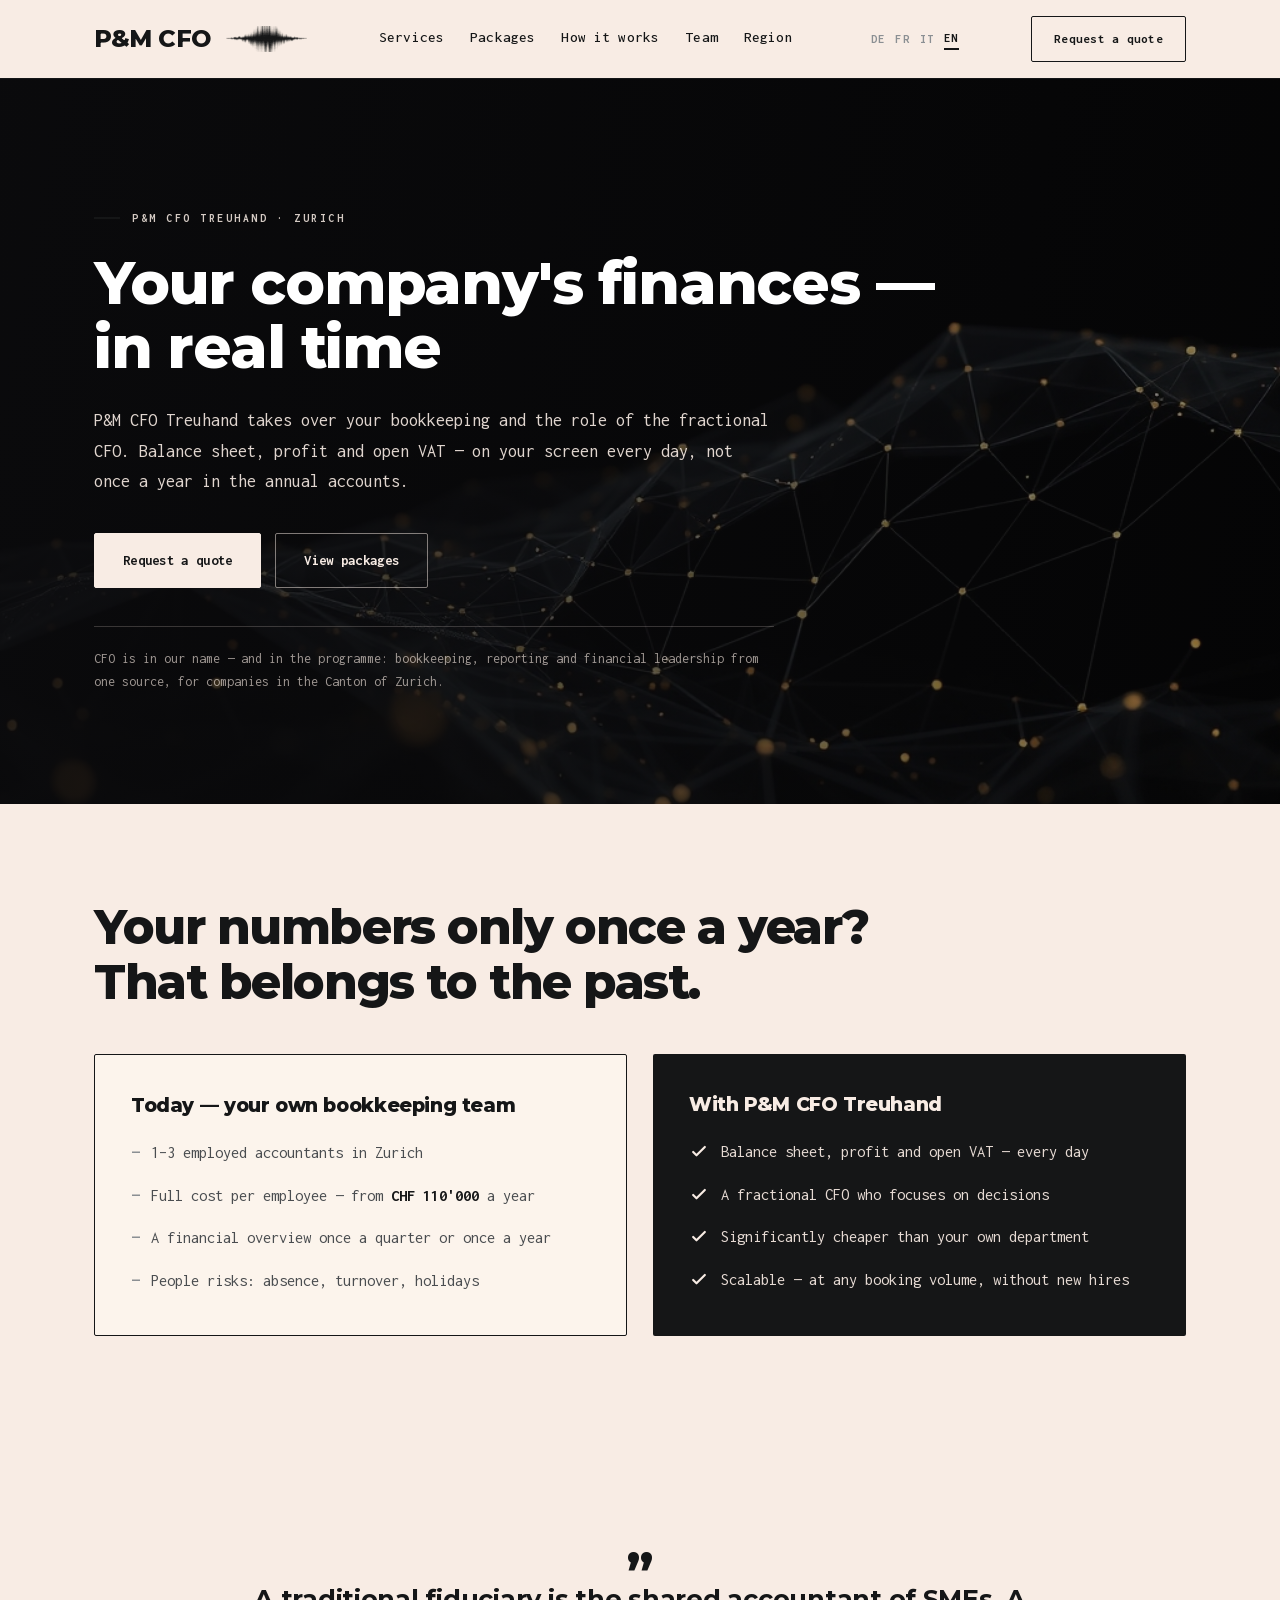
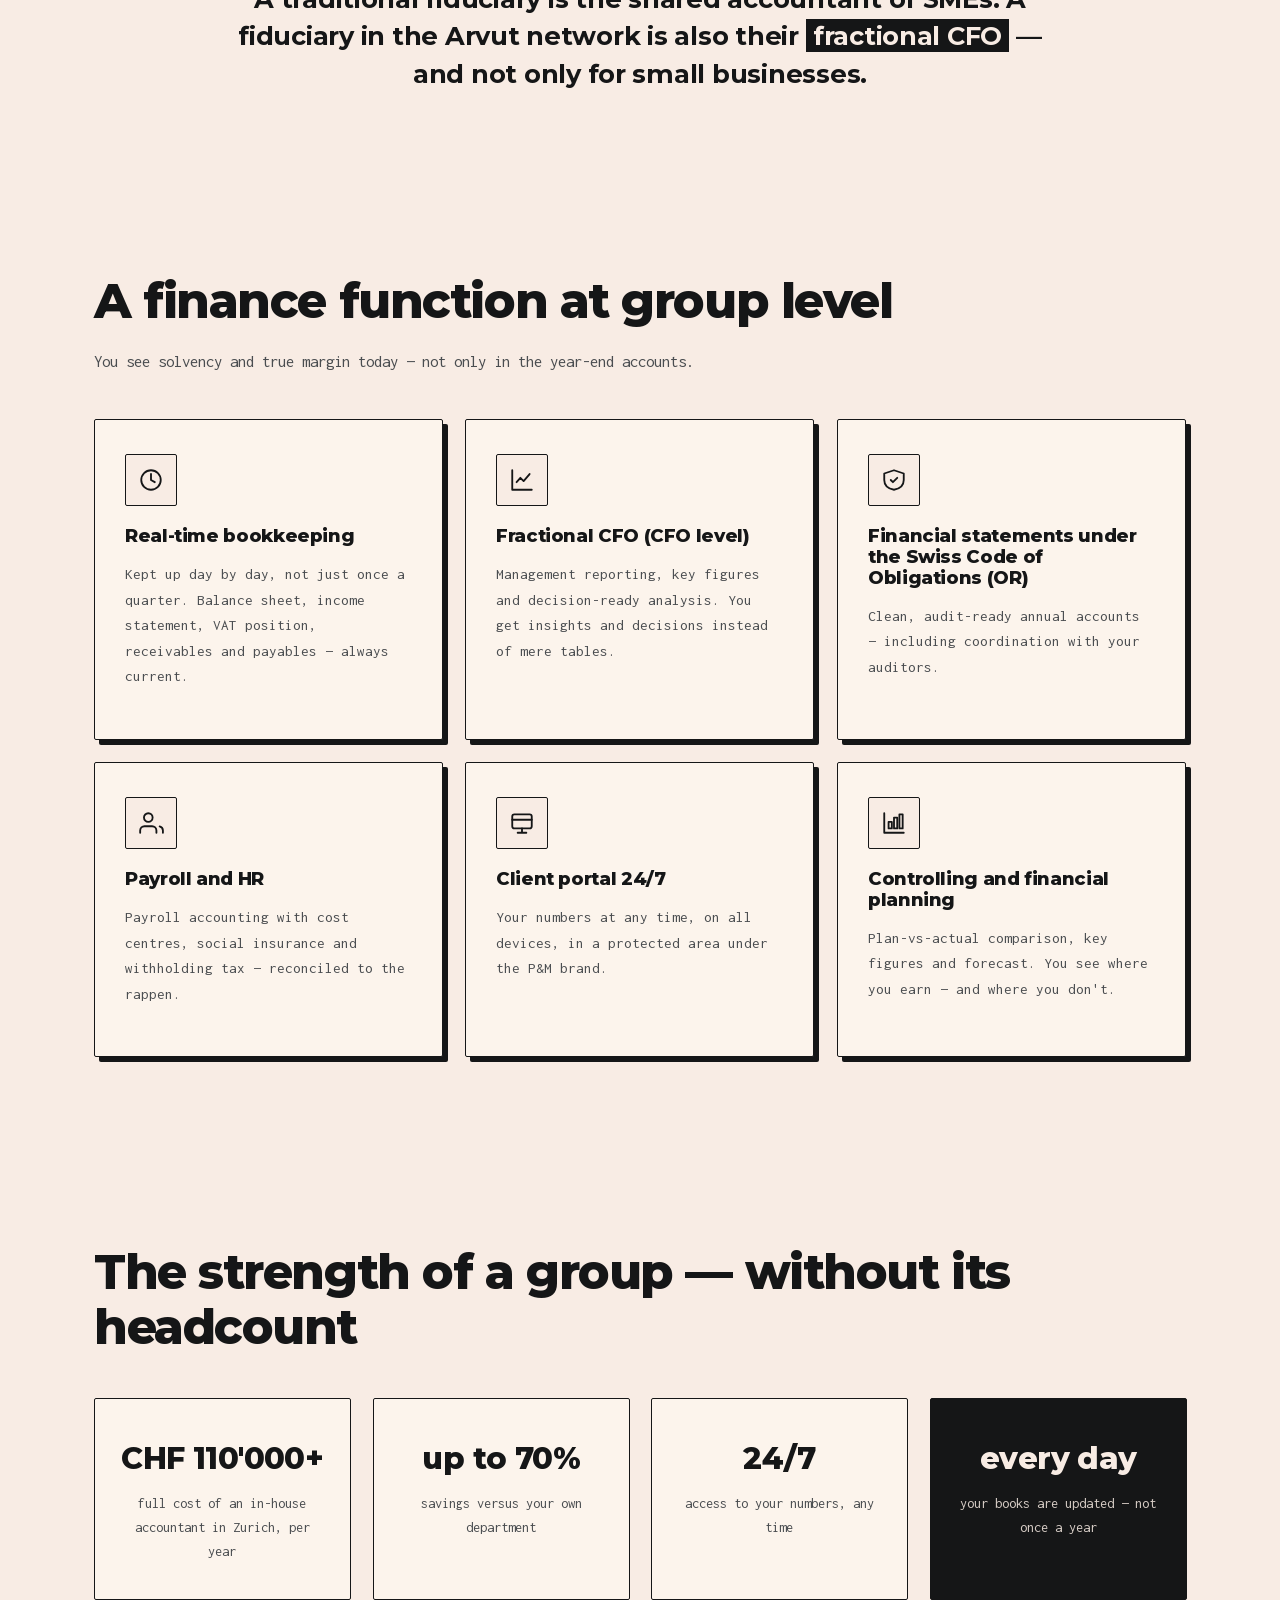
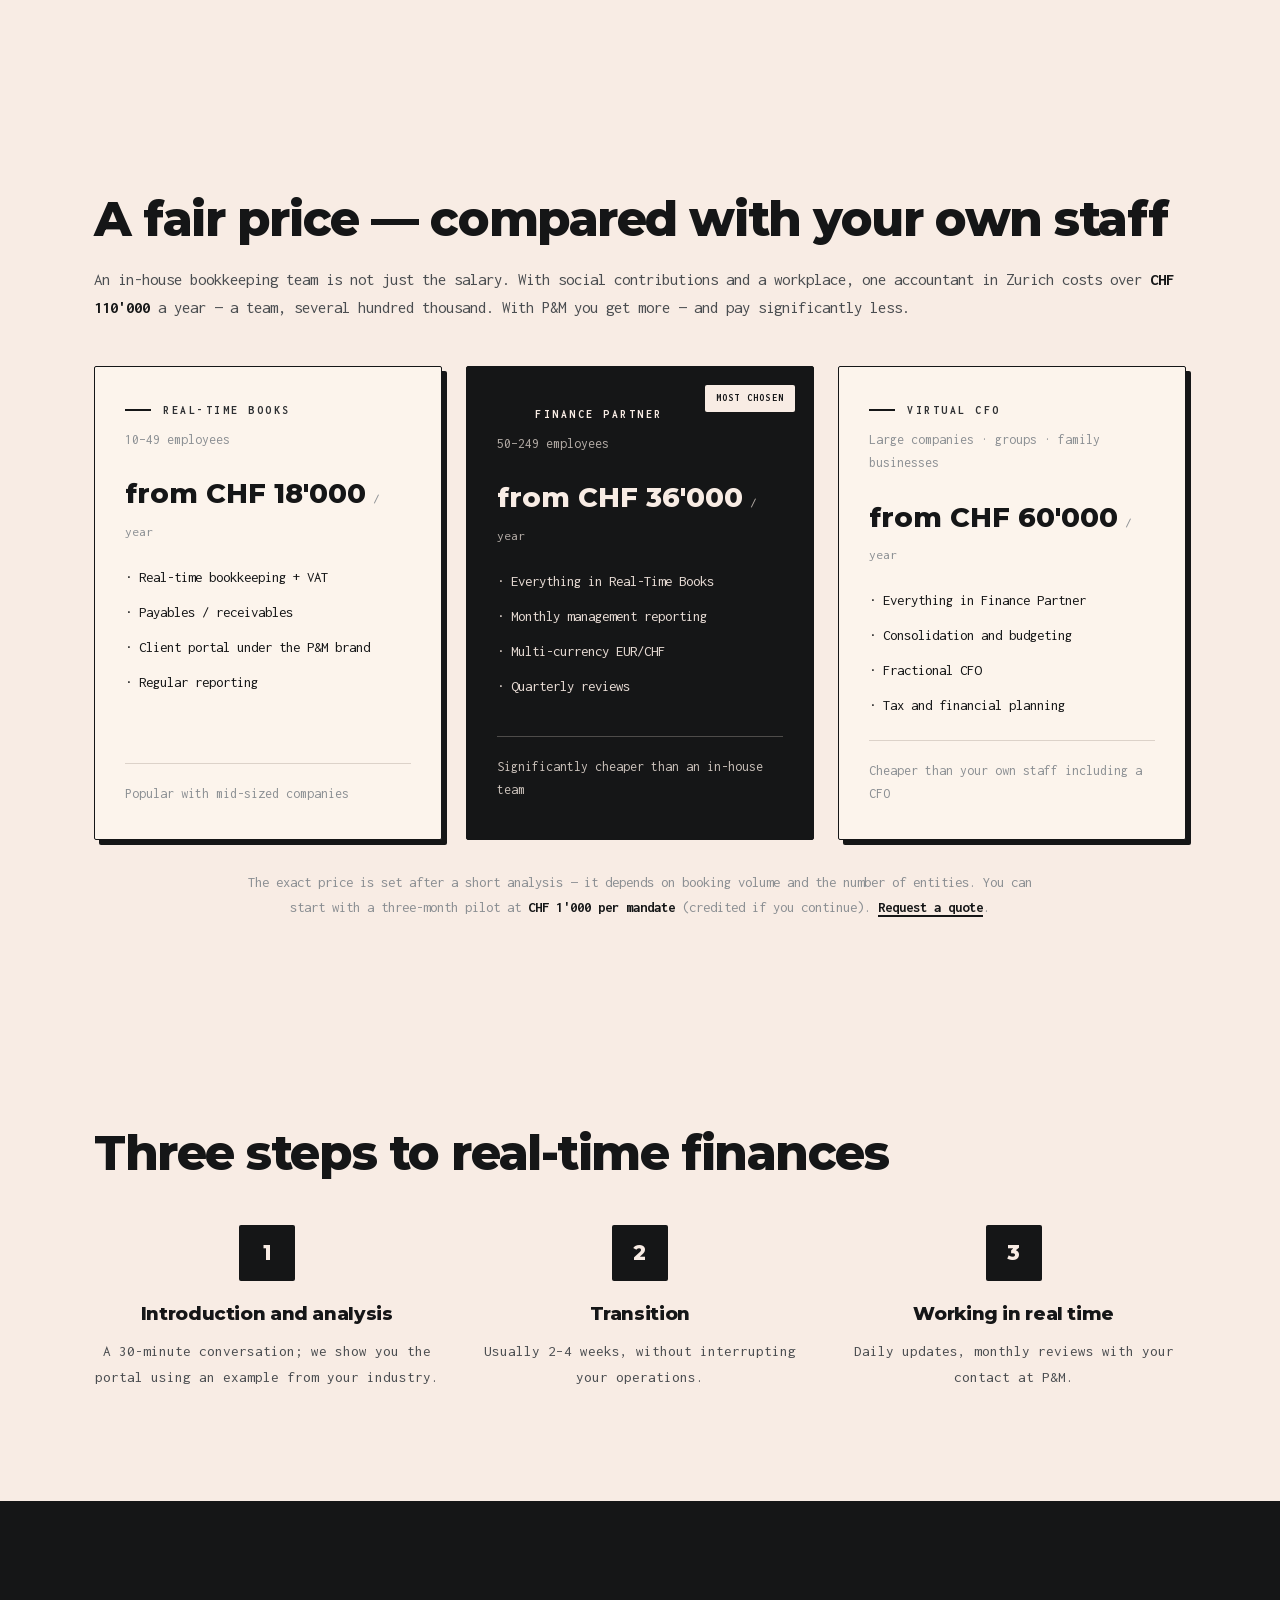
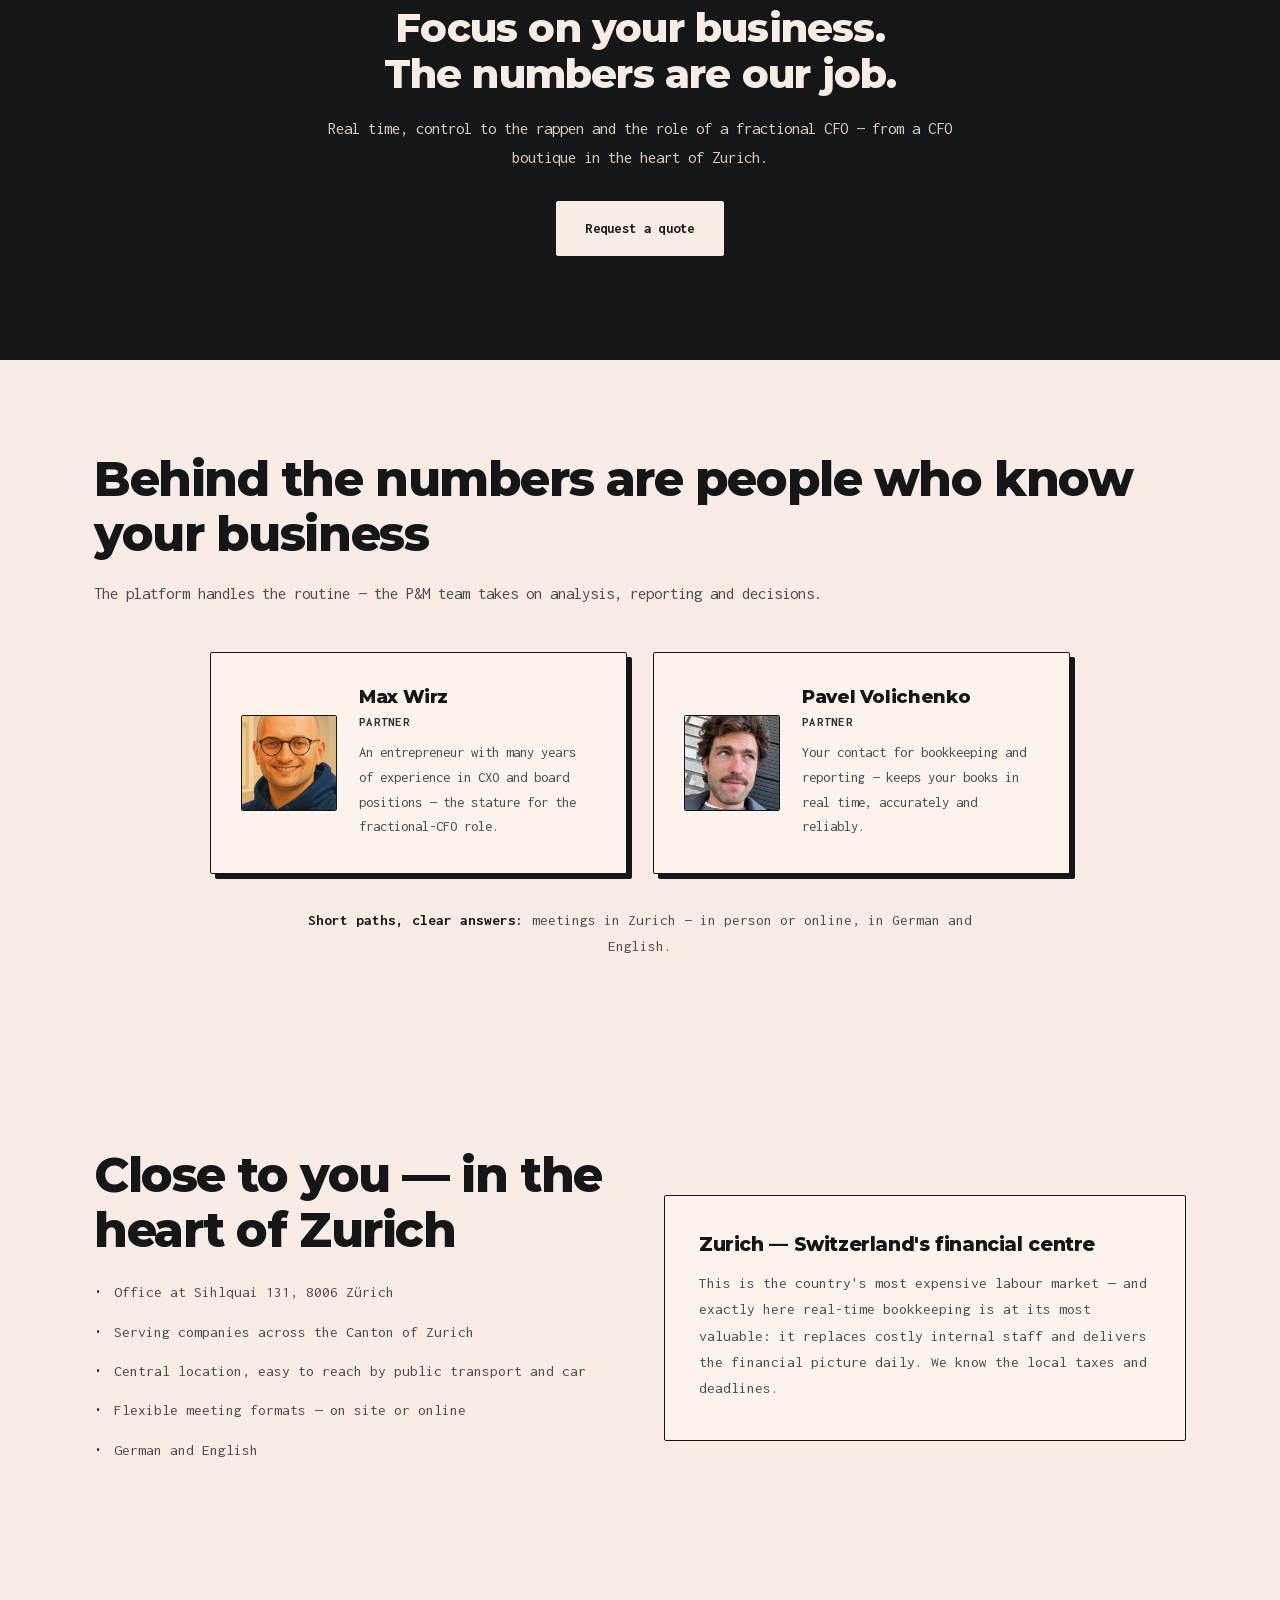
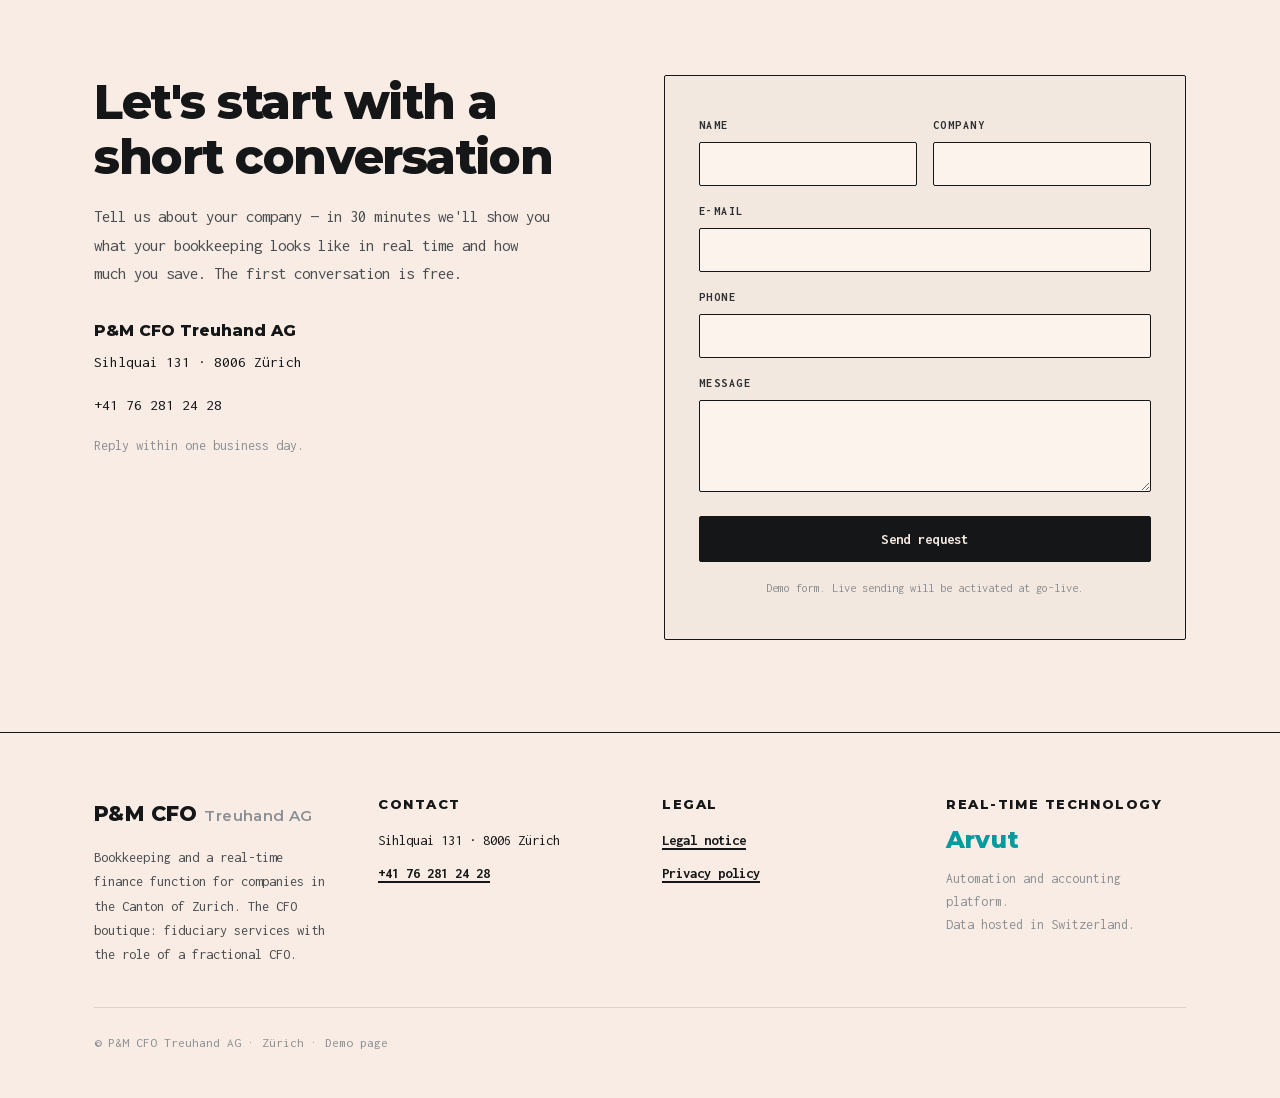
<file: en/index.html>
<!DOCTYPE html>
<html lang="en">
<head>
<meta charset="UTF-8">
<meta name="viewport" content="width=device-width, initial-scale=1.0">
<title>P&M CFO Treuhand — Your fractional CFO and real-time bookkeeping, Zurich</title>
<meta name="description" content="P&M CFO Treuhand AG takes over your bookkeeping and the role of the fractional CFO: balance sheet, profit and open VAT on your screen every day — for far less than an in-house department. A CFO boutique in Zurich.">
<meta name="robots" content="noindex, nofollow">
<style>
@import url('../assets/fonts/fonts.css');
:root{
  --paper:#F8ECE4; --paper-2:#F3E8DF; --ink:#151617; --ink-2:#2D2F32;
  --body:#4A4D50; --muted:#8B8F93; --line:#DCD2C9; --white:#FCF4EC;
  --green:#009b9f; --gold:#d9a441; --radius:2px;
}
*{-webkit-font-smoothing:antialiased;box-sizing:border-box;}
html{scroll-behavior:smooth;}
a{text-decoration:none;color:inherit;}
img{display:block;max-width:100%;}
body{margin:0;font-family:'Inconsolata',ui-monospace,Menlo,monospace;color:var(--body);background:var(--paper);line-height:1.68;font-size:16.5px;font-weight:400;}
h1,h2,h3,h4{font-family:'Montserrat',-apple-system,Helvetica,Arial,sans-serif;color:var(--ink);font-weight:800;line-height:1.14;margin:0;letter-spacing:-.02em;}
.wrap{max-width:1140px;margin:0 auto;padding:0 24px;}
.eyebrow{font-family:'Inconsolata',monospace;text-transform:uppercase;letter-spacing:.22em;font-weight:700;font-size:.72rem;color:var(--ink-2);}
.eyebrow::before{content:"";display:inline-block;width:26px;height:2px;background:var(--ink);vertical-align:.22em;margin-right:12px;}
/* Sektionsüberschrift — links, gross, ohne Dekor (Qontrarian-Stil) */
.sec-head{text-align:left;max-width:none;margin:0 0 44px;}
.h-sec{font-size:clamp(2rem,4.2vw,3rem);letter-spacing:-.03em;}
.lead{font-size:1.06rem;color:var(--body);}
.inv{background:var(--ink);color:var(--paper);padding:.04em .28em;}
.btn{display:inline-block;font-family:'Inconsolata',monospace;font-weight:600;font-size:.92rem;letter-spacing:.02em;
  background:var(--ink);color:var(--paper);padding:14px 28px;border:1.5px solid var(--ink);border-radius:var(--radius);cursor:pointer;transition:.2s;}
.btn:hover{background:transparent;color:var(--ink);}
.btn-out{background:transparent;color:var(--ink);}
.btn-out:hover{background:var(--ink);color:var(--paper);}
.btn-light{background:var(--paper);color:var(--ink);border-color:var(--paper);}
.btn-light:hover{background:transparent;color:var(--paper);border-color:var(--paper);}
.btn-ghost{background:transparent;color:var(--paper);border-color:rgba(248,236,228,.5);}
.btn-ghost:hover{background:var(--paper);color:var(--ink);border-color:var(--paper);}
.nav-a{font-family:'Inconsolata',monospace;font-weight:500;font-size:.95rem;letter-spacing:.01em;color:var(--ink);transition:color .2s;border-bottom:2px solid transparent;}
.nav-a:hover{color:var(--ink);border-bottom-color:var(--ink);}
.link-u{color:var(--ink);font-weight:700;border-bottom:2px solid var(--ink);}
.card{position:relative;background:var(--white);border:1.5px solid var(--ink);border-radius:var(--radius);padding:34px 30px;box-shadow:5px 5px 0 var(--ink);transition:transform .25s,box-shadow .25s;}
.card:hover{transform:translate(-2px,-2px);box-shadow:8px 8px 0 var(--ink);}
.card-x{position:absolute;top:16px;right:16px;width:30px;height:30px;border:1.5px solid var(--ink);border-radius:6px;display:flex;align-items:center;justify-content:center;color:var(--ink);background:var(--paper);}
.card-x svg{width:15px;height:15px;}
.ico{width:52px;height:52px;border:1.5px solid var(--ink);border-radius:var(--radius);background:var(--paper);color:var(--ink);display:flex;align-items:center;justify-content:center;margin-bottom:20px;}
.ico svg{width:26px;height:26px;}
.card h3{font-size:1.14rem;margin-bottom:10px;}
.card p{font-size:.95rem;color:var(--body);}
input,textarea{font-family:'Inconsolata',monospace;width:100%;border:1.5px solid var(--ink);border-radius:var(--radius);padding:13px 15px;background:var(--white);color:var(--ink);font-size:.96rem;transition:box-shadow .2s;}
input:focus,textarea:focus{outline:none;box-shadow:3px 3px 0 var(--ink);}
label{display:block;font-size:.74rem;font-weight:700;letter-spacing:.12em;text-transform:uppercase;color:var(--ink-2);margin-bottom:6px;}
.reveal{opacity:0;transform:translateY(28px);transition:opacity .8s cubic-bezier(.16,1,.3,1),transform .8s cubic-bezier(.16,1,.3,1);will-change:opacity,transform;}
.reveal.in{opacity:1;transform:none;}
@media(prefers-reduced-motion:reduce){*{transition:none!important;animation:none!important;}.reveal{opacity:1;transform:none;}}
#toTop{position:fixed;right:22px;bottom:22px;z-index:60;width:46px;height:46px;background:var(--ink);color:var(--paper);border:none;border-radius:var(--radius);cursor:pointer;display:flex;align-items:center;justify-content:center;opacity:0;visibility:hidden;transform:translateY(12px);transition:.3s;}
#toTop.show{opacity:1;visibility:visible;transform:none;}
@media(max-width:900px){.hide-mob{display:none!important;}}
@media(max-width:900px){
  
  section,header,footer,main{overflow-x:clip}
}
@media(max-width:560px){.logo-wave{display:none;}}
@media(max-width:820px){.g2{grid-template-columns:1fr!important;gap:36px!important;}}
.lang-switch{display:flex;align-items:center;gap:10px;margin-left:6px;}.lang-switch a.lang{font-family:'Inconsolata',monospace;font-size:12px;font-weight:700;letter-spacing:.1em;text-transform:uppercase;color:var(--muted);}.lang-switch a.lang:hover{color:var(--ink);}.lang-switch a.lang.on{color:var(--ink);border-bottom:2px solid var(--ink);}
</style>
<style>

@media(max-width:560px){
  *{min-width:0}
  body{overflow-wrap:break-word;hyphens:auto}
  
  h1,h2{hyphens:manual}
  .g2{grid-template-columns:minmax(0,1fr)!important}
  .wrap{flex-wrap:wrap}
  header .wrap{height:auto!important;min-height:0}
  nav,.menu{flex-wrap:wrap}
}
</style>
</head>
<body>

<!-- ===== KOPFZEILE (Logo links, Menü rechts) — Qontrarian-Monochrom ===== -->
<header id="top" style="position:sticky;top:0;z-index:50;background:rgba(248,236,228,.95);backdrop-filter:saturate(160%) blur(10px);border-bottom:1.5px solid var(--ink);">
  <div class="wrap" style="height:78px;display:flex;align-items:center;justify-content:space-between;gap:20px;">
    <a href="#top" aria-label="P&M CFO Treuhand AG" style="display:flex;align-items:center;gap:15px;">
      <span style="font-family:'Montserrat',sans-serif;font-weight:800;font-size:1.5rem;color:var(--ink);letter-spacing:-.02em;line-height:1;">P&amp;M&nbsp;CFO</span>
      <img src="../assets/img/wave.png?v=1" class="logo-wave" alt="" aria-hidden="true" style="height:26px;width:auto;flex-shrink:0;">
    </a>
    <nav class="hide-mob" style="display:flex;align-items:center;gap:26px;">
      <a href="#leistungen" class="nav-a">Services</a>
      <a href="#preise" class="nav-a">Packages</a>
      <a href="#ablauf" class="nav-a">How it works</a>
      <a href="#team" class="nav-a">Team</a>
      <a href="#region" class="nav-a">Region</a>
    </nav>
    <span class="lang-switch"><a href="../de/" class="lang">DE</a><a href="../fr/" class="lang">FR</a><a href="../it/" class="lang">IT</a><a href="../en/" class="lang on">EN</a></span>
    <a href="#kontakt" class="btn btn-out" style="padding:11px 22px;font-size:.82rem;">Request a quote</a>
  </div>
</header>

<!-- ===== HERO (dunkles Vollbild mit Netzwerk-Bild — Qontrarian-Stil) ===== -->
<section style="position:relative;background:#0b0b0d;color:var(--paper);overflow:hidden;">
  <img src="../assets/img/hero-bg.png?v=1" alt="" aria-hidden="true" style="position:absolute;inset:0;width:100%;height:100%;object-fit:cover;opacity:.9;">
  <div style="position:absolute;inset:0;background:linear-gradient(100deg,rgba(11,11,13,.92) 0%,rgba(11,11,13,.62) 55%,rgba(11,11,13,.35) 100%);"></div>
  <div class="wrap" style="position:relative;padding:118px 24px 112px;">
    <div class="reveal" style="max-width:860px;">
      <p class="eyebrow" style="margin-bottom:24px;color:rgba(248,236,228,.85);">P&M CFO Treuhand · Zurich</p>
      <h1 style="font-size:clamp(2.3rem,5.2vw,3.7rem);line-height:1.07;margin-bottom:26px;color:#fff;">Your company's finances — in real time</h1>
      <p style="font-size:1.14rem;color:rgba(248,236,228,.9);max-width:680px;margin-bottom:36px;">P&M CFO Treuhand takes over your bookkeeping and the role of the fractional CFO. Balance sheet, profit and open VAT — on your screen every day, not once a year in the annual accounts.</p>
      <div style="display:flex;flex-wrap:wrap;gap:14px;">
        <a href="#kontakt" class="btn btn-light">Request a quote</a>
        <a href="#preise" class="btn btn-ghost">View packages</a>
      </div>
      <p style="margin:38px 0 0;font-size:.86rem;color:rgba(248,236,228,.62);border-top:1.5px solid rgba(248,236,228,.2);padding-top:20px;max-width:680px;">CFO is in our name — and in the programme: bookkeeping, reporting and financial leadership from one source, for companies in the Canton of Zurich.</p>
    </div>
  </div>
</section>

<!-- ===== WAS SICH ÄNDERT (Heute vs. Mit P&M) ===== -->
<section style="padding:96px 0;background:var(--paper);">
  <div class="wrap">
    <div class="reveal sec-head">
      <h2 class="h-sec">Your numbers only once a year?<br>That belongs to the past.</h2>
    </div>
    <div class="g2" style="display:grid;grid-template-columns:1fr 1fr;gap:26px;align-items:stretch;">
      <div class="reveal" style="background:var(--white);border:1.5px solid var(--ink);border-radius:var(--radius);padding:40px 36px;">
        <h3 style="font-size:1.2rem;margin-bottom:22px;">Today — your own bookkeeping team</h3>
        <ul style="list-style:none;padding:0;margin:0;display:flex;flex-direction:column;gap:15px;">
          <li style="display:flex;gap:12px;"><span style="color:var(--muted);font-weight:700;">—</span>1–3 employed accountants in Zurich</li>
          <li style="display:flex;gap:12px;"><span style="color:var(--muted);font-weight:700;">—</span><span>Full cost per employee — from <b style="color:var(--ink);">CHF&nbsp;110'000</b> a year</span></li>
          <li style="display:flex;gap:12px;"><span style="color:var(--muted);font-weight:700;">—</span>A financial overview once a quarter or once a year</li>
          <li style="display:flex;gap:12px;"><span style="color:var(--muted);font-weight:700;">—</span>People risks: absence, turnover, holidays</li>
        </ul>
      </div>
      <div class="reveal" style="background:var(--ink);color:var(--paper);border-radius:var(--radius);padding:40px 36px;">
        <h3 style="font-size:1.2rem;margin-bottom:22px;color:var(--paper);">With P&M CFO Treuhand</h3>
        <ul style="list-style:none;padding:0;margin:0;display:flex;flex-direction:column;gap:15px;color:rgba(248,236,228,.92);">
          <li style="display:flex;gap:12px;"><svg width="20" height="20" viewBox="0 0 24 24" fill="none" stroke="#F8ECE4" stroke-width="2.6" stroke-linecap="round" stroke-linejoin="round" style="flex-shrink:0;margin-top:4px;"><path d="M5 12l4 4 10-10"/></svg>Balance sheet, profit and open VAT — every day</li>
          <li style="display:flex;gap:12px;"><svg width="20" height="20" viewBox="0 0 24 24" fill="none" stroke="#F8ECE4" stroke-width="2.6" stroke-linecap="round" stroke-linejoin="round" style="flex-shrink:0;margin-top:4px;"><path d="M5 12l4 4 10-10"/></svg>A fractional CFO who focuses on decisions</li>
          <li style="display:flex;gap:12px;"><svg width="20" height="20" viewBox="0 0 24 24" fill="none" stroke="#F8ECE4" stroke-width="2.6" stroke-linecap="round" stroke-linejoin="round" style="flex-shrink:0;margin-top:4px;"><path d="M5 12l4 4 10-10"/></svg>Significantly cheaper than your own department</li>
          <li style="display:flex;gap:12px;"><svg width="20" height="20" viewBox="0 0 24 24" fill="none" stroke="#F8ECE4" stroke-width="2.6" stroke-linecap="round" stroke-linejoin="round" style="flex-shrink:0;margin-top:4px;"><path d="M5 12l4 4 10-10"/></svg>Scalable — at any booking volume, without new hires</li>
        </ul>
      </div>
    </div>
  </div>
</section>

<!-- ===== LEITSATZ (Positionierung — Kanon, wörtlich) ===== -->
<section style="padding:90px 0;background:var(--paper);">
  <div class="wrap reveal" style="max-width:880px;margin:0 auto;text-align:center;">
    <div style="font-family:'Montserrat',sans-serif;font-weight:800;font-size:3rem;color:var(--ink);line-height:1;margin-bottom:10px;">„</div>
    <p style="font-family:'Montserrat',sans-serif;font-weight:700;font-size:clamp(1.25rem,2.4vw,1.6rem);color:var(--ink);line-height:1.46;letter-spacing:-.01em;margin:0;">
      A traditional fiduciary is the shared accountant of SMEs. A fiduciary in the Arvut network is also their <span class="inv">fractional CFO</span> — and not only for small businesses.
    </p>
  </div>
</section>

<!-- ===== LEISTUNGEN ===== -->
<section id="leistungen" style="padding:92px 0;background:var(--paper);">
  <div class="wrap">
    <div class="reveal sec-head">
      <h2 class="h-sec">A finance function at group level</h2>
      <p class="lead" style="margin-top:18px;">You see solvency and true margin today — not only in the year-end accounts.</p>
    </div>
    <div style="display:grid;grid-template-columns:repeat(auto-fit,minmax(min(300px,100%),1fr));gap:22px;">
      <div class="card reveal">
        <div class="ico"><svg viewBox="0 0 24 24" fill="none" stroke="currentColor" stroke-width="1.7" stroke-linecap="round" stroke-linejoin="round"><circle cx="12" cy="12" r="9"/><path d="M12 6.5v5.5l3.5 2"/></svg></div>
        <h3>Real-time bookkeeping</h3>
        <p>Kept up day by day, not just once a quarter. Balance sheet, income statement, VAT position, receivables and payables — always current.</p>
      </div>
      <div class="card reveal">
        <div class="ico"><svg viewBox="0 0 24 24" fill="none" stroke="currentColor" stroke-width="1.7" stroke-linecap="round" stroke-linejoin="round"><path d="M3 3v18h18"/><path d="M7 14l3.5-4 3 3 5.5-6.5"/></svg></div>
        <h3>Fractional CFO (CFO level)</h3>
        <p>Management reporting, key figures and decision-ready analysis. You get insights and decisions instead of mere tables.</p>
      </div>
      <div class="card reveal">
        <div class="ico"><svg viewBox="0 0 24 24" fill="none" stroke="currentColor" stroke-width="1.7" stroke-linecap="round" stroke-linejoin="round"><path d="M9 12l2 2 4-4"/><path d="M21 12c0 5-3.5 8-9 9-5.5-1-9-4-9-9V6l9-3 9 3z"/></svg></div>
        <h3>Financial statements under the Swiss Code of Obligations (OR)</h3>
        <p>Clean, audit-ready annual accounts — including coordination with your auditors.</p>
      </div>
      <div class="card reveal">
        <div class="ico"><svg viewBox="0 0 24 24" fill="none" stroke="currentColor" stroke-width="1.7" stroke-linecap="round" stroke-linejoin="round"><path d="M17 21v-2a4 4 0 0 0-4-4H6a4 4 0 0 0-4 4v2"/><circle cx="9.5" cy="7" r="4"/><path d="M23 21v-2a4 4 0 0 0-3-3.87"/></svg></div>
        <h3>Payroll and HR</h3>
        <p>Payroll accounting with cost centres, social insurance and withholding tax — reconciled to the rappen.</p>
      </div>
      <div class="card reveal">
        <div class="ico"><svg viewBox="0 0 24 24" fill="none" stroke="currentColor" stroke-width="1.7" stroke-linecap="round" stroke-linejoin="round"><rect x="3" y="4" width="18" height="13" rx="2"/><path d="M3 9h18M8 21h8M12 17v4"/></svg></div>
        <h3>Client portal 24/7</h3>
        <p>Your numbers at any time, on all devices, in a protected area under the P&M brand.</p>
      </div>
      <div class="card reveal">
        <div class="ico"><svg viewBox="0 0 24 24" fill="none" stroke="currentColor" stroke-width="1.7" stroke-linecap="round" stroke-linejoin="round"><path d="M3 3v18h18"/><rect x="7" y="11" width="3" height="6"/><rect x="12" y="7" width="3" height="10"/><rect x="17" y="4" width="3" height="13"/></svg></div>
        <h3>Controlling and financial planning</h3>
        <p>Plan-vs-actual comparison, key figures and forecast. You see where you earn — and where you don't.</p>
      </div>
    </div>
  </div>
</section>

<!-- ===== DARUM LOHNT ES SICH (Kennzahlen) ===== -->
<section style="padding:96px 0;background:var(--paper);">
  <div class="wrap">
    <div class="reveal sec-head">
      <h2 class="h-sec">The strength of a group — without its headcount</h2>
    </div>
    <div style="display:grid;grid-template-columns:repeat(auto-fit,minmax(min(210px,100%),1fr));gap:22px;">
      <div class="reveal" style="background:var(--white);border:1.5px solid var(--ink);border-radius:var(--radius);padding:34px 26px;text-align:center;">
        <div style="font-family:'Montserrat',sans-serif;font-weight:800;font-size:1.9rem;color:var(--ink);letter-spacing:-.02em;">CHF 110'000+</div>
        <div style="margin-top:8px;font-size:.9rem;color:var(--body);">full cost of an in-house accountant in Zurich, per year</div>
      </div>
      <div class="reveal" style="background:var(--white);border:1.5px solid var(--ink);border-radius:var(--radius);padding:34px 26px;text-align:center;">
        <div style="font-family:'Montserrat',sans-serif;font-weight:800;font-size:1.9rem;color:var(--ink);letter-spacing:-.02em;">up to 70%</div>
        <div style="margin-top:8px;font-size:.9rem;color:var(--body);">savings versus your own department</div>
      </div>
      <div class="reveal" style="background:var(--white);border:1.5px solid var(--ink);border-radius:var(--radius);padding:34px 26px;text-align:center;">
        <div style="font-family:'Montserrat',sans-serif;font-weight:800;font-size:1.9rem;color:var(--ink);letter-spacing:-.02em;">24/7</div>
        <div style="margin-top:8px;font-size:.9rem;color:var(--body);">access to your numbers, any time</div>
      </div>
      <div class="reveal" style="background:var(--ink);border:1.5px solid var(--ink);border-radius:var(--radius);padding:34px 26px;text-align:center;">
        <div style="font-family:'Montserrat',sans-serif;font-weight:800;font-size:1.9rem;color:var(--paper);letter-spacing:-.02em;">every day</div>
        <div style="margin-top:8px;font-size:.9rem;color:rgba(248,236,228,.85);">your books are updated — not once a year</div>
      </div>
    </div>
  </div>
</section>

<!-- ===== PREISE ===== -->
<section id="preise" style="padding:96px 0;background:var(--paper);">
  <div class="wrap">
    <div class="reveal sec-head">
      <h2 class="h-sec">A fair price — compared with your own staff</h2>
      <p class="lead" style="margin-top:18px;">An in-house bookkeeping team is not just the salary. With social contributions and a workplace, one accountant in Zurich costs over <b style="color:var(--ink);">CHF 110'000</b> a year — a team, several hundred thousand. With P&M you get more — and pay significantly less.</p>
    </div>
    <div style="display:grid;grid-template-columns:repeat(auto-fit,minmax(min(280px,100%),1fr));gap:24px;align-items:stretch;margin-top:44px;">
      <div class="reveal card" style="display:flex;flex-direction:column;">
        <span class="eyebrow">Real-Time Books</span>
        <p style="font-size:.86rem;margin:8px 0 0;color:var(--muted);">10–49 employees</p>
        <div style="margin:20px 0;"><span style="font-family:'Montserrat',sans-serif;font-weight:800;font-size:1.7rem;color:var(--ink);">from CHF 18'000</span><span style="font-size:.85rem;color:var(--muted);"> / year</span></div>
        <ul style="list-style:none;padding:0;margin:0;flex:1;display:flex;flex-direction:column;gap:10px;font-size:.93rem;color:var(--ink);">
          <li>· Real-time bookkeeping + VAT</li><li>· Payables / receivables</li><li>· Client portal under the P&M brand</li><li>· Regular reporting</li>
        </ul>
        <p style="margin:22px 0 0;padding-top:18px;border-top:1.5px solid var(--line);font-size:.86rem;color:var(--muted);">Popular with mid-sized companies</p>
      </div>
      <div class="reveal" style="background:var(--ink);color:var(--paper);border:1.5px solid var(--ink);border-radius:var(--radius);padding:38px 30px;display:flex;flex-direction:column;position:relative;">
        <span style="position:absolute;top:18px;right:18px;font-family:'Inconsolata',monospace;font-weight:700;font-size:.62rem;letter-spacing:.12em;text-transform:uppercase;background:var(--paper);color:var(--ink);padding:5px 11px;border-radius:var(--radius);">Most chosen</span>
        <span class="eyebrow" style="color:var(--paper);">Finance Partner</span>
        <p style="font-size:.86rem;margin:8px 0 0;color:rgba(248,236,228,.7);">50–249 employees</p>
        <div style="margin:20px 0;"><span style="font-family:'Montserrat',sans-serif;font-weight:800;font-size:1.7rem;color:var(--paper);">from CHF 36'000</span><span style="font-size:.85rem;color:rgba(248,236,228,.7);"> / year</span></div>
        <ul style="list-style:none;padding:0;margin:0;flex:1;display:flex;flex-direction:column;gap:10px;font-size:.93rem;color:rgba(248,236,228,.92);">
          <li>· Everything in Real-Time Books</li><li>· Monthly management reporting</li><li>· Multi-currency EUR/CHF</li><li>· Quarterly reviews</li>
        </ul>
        <p style="margin:22px 0 0;padding-top:18px;border-top:1.5px solid rgba(248,236,228,.25);font-size:.86rem;color:rgba(248,236,228,.8);">Significantly cheaper than an in-house team</p>
      </div>
      <div class="reveal card" style="display:flex;flex-direction:column;">
        <span class="eyebrow">Virtual CFO</span>
        <p style="font-size:.86rem;margin:8px 0 0;color:var(--muted);">Large companies · groups · family businesses</p>
        <div style="margin:20px 0;"><span style="font-family:'Montserrat',sans-serif;font-weight:800;font-size:1.7rem;color:var(--ink);">from CHF 60'000</span><span style="font-size:.85rem;color:var(--muted);"> / year</span></div>
        <ul style="list-style:none;padding:0;margin:0;flex:1;display:flex;flex-direction:column;gap:10px;font-size:.93rem;color:var(--ink);">
          <li>· Everything in Finance Partner</li><li>· Consolidation and budgeting</li><li>· Fractional CFO</li><li>· Tax and financial planning</li>
        </ul>
        <p style="margin:22px 0 0;padding-top:18px;border-top:1.5px solid var(--line);font-size:.86rem;color:var(--muted);">Cheaper than your own staff including a CFO</p>
      </div>
    </div>
    <p class="reveal" style="text-align:center;font-size:.92rem;color:var(--muted);margin-top:30px;max-width:820px;margin-left:auto;margin-right:auto;">The exact price is set after a short analysis — it depends on booking volume and the number of entities. You can start with a three-month pilot at <b style="color:var(--ink);">CHF 1'000 per mandate</b> (credited if you continue). <a href="#kontakt" class="link-u">Request a quote</a>.</p>
  </div>
</section>

<!-- ===== ARBEITSWEISE ===== -->
<section id="ablauf" style="padding:96px 0;background:var(--paper);">
  <div class="wrap">
    <div class="reveal sec-head">
      <h2 class="h-sec">Three steps to real-time finances</h2>
    </div>
    <div style="display:grid;grid-template-columns:repeat(auto-fit,minmax(min(270px,100%),1fr));gap:28px;">
      <div class="reveal" style="text-align:center;"><div style="width:56px;height:56px;background:var(--ink);color:var(--paper);border-radius:var(--radius);font-family:'Montserrat',sans-serif;font-weight:800;font-size:1.3rem;display:flex;align-items:center;justify-content:center;margin:0 auto 22px;">1</div><h3 style="font-size:1.16rem;margin-bottom:11px;">Introduction and analysis</h3><p style="font-size:.95rem;">A 30-minute conversation; we show you the portal using an example from your industry.</p></div>
      <div class="reveal" style="text-align:center;"><div style="width:56px;height:56px;background:var(--ink);color:var(--paper);border-radius:var(--radius);font-family:'Montserrat',sans-serif;font-weight:800;font-size:1.3rem;display:flex;align-items:center;justify-content:center;margin:0 auto 22px;">2</div><h3 style="font-size:1.16rem;margin-bottom:11px;">Transition</h3><p style="font-size:.95rem;">Usually 2–4 weeks, without interrupting your operations.</p></div>
      <div class="reveal" style="text-align:center;"><div style="width:56px;height:56px;background:var(--ink);color:var(--paper);border-radius:var(--radius);font-family:'Montserrat',sans-serif;font-weight:800;font-size:1.3rem;display:flex;align-items:center;justify-content:center;margin:0 auto 22px;">3</div><h3 style="font-size:1.16rem;margin-bottom:11px;">Working in real time</h3><p style="font-size:.95rem;">Daily updates, monthly reviews with your contact at P&M.</p></div>
    </div>
  </div>
</section>

<!-- ===== AKZENT-BANNER (monochrom, invertiert) ===== -->
<section style="padding:104px 0;background:var(--ink);">
  <div class="wrap reveal" style="text-align:center;max-width:800px;">
    <h2 style="color:var(--paper);font-size:clamp(1.75rem,3.6vw,2.5rem);margin-bottom:18px;">Focus on your business.<br>The numbers are our job.</h2>
    <p style="color:rgba(248,236,228,.85);font-size:1.06rem;max-width:640px;margin:0 auto 30px;">Real time, control to the rappen and the role of a fractional CFO — from a CFO boutique in the heart of Zurich.</p>
    <a href="#kontakt" class="btn btn-light">Request a quote</a>
  </div>
</section>

<!-- ===== IHR FINANZTEAM ===== -->
<section id="team" style="padding:92px 0;background:var(--paper);">
  <div class="wrap">
    <div class="reveal sec-head">
      <h2 class="h-sec">Behind the numbers are people who know your business</h2>
      <p class="lead" style="margin-top:18px;">The platform handles the routine — the P&M team takes on analysis, reporting and decisions.</p>
    </div>
    <div class="g2" style="display:grid;grid-template-columns:1fr 1fr;gap:26px;max-width:860px;margin:0 auto;">
      <div class="reveal card" style="display:flex;gap:22px;align-items:center;">
        <img src="../assets/img/max-wirz.jpg?v=1" alt="Max Wirz" style="width:96px;height:96px;border-radius:var(--radius);object-fit:cover;flex-shrink:0;border:1.5px solid var(--ink);">
        <div>
          <h3 style="font-size:1.14rem;margin-bottom:3px;">Max Wirz</h3>
          <p style="margin:0 0 8px;font-size:.8rem;font-weight:700;letter-spacing:.1em;text-transform:uppercase;color:var(--ink-2);">Partner</p>
          <p style="margin:0;font-size:.92rem;">An entrepreneur with many years of experience in CXO and board positions — the stature for the fractional-CFO role.</p>
        </div>
      </div>
      <div class="reveal card" style="display:flex;gap:22px;align-items:center;">
        <img src="../assets/img/pavel-volichenko.jpg?v=1" alt="Pavel Volichenko" style="width:96px;height:96px;border-radius:var(--radius);object-fit:cover;flex-shrink:0;border:1.5px solid var(--ink);">
        <div>
          <h3 style="font-size:1.14rem;margin-bottom:3px;">Pavel Volichenko</h3>
          <p style="margin:0 0 8px;font-size:.8rem;font-weight:700;letter-spacing:.1em;text-transform:uppercase;color:var(--ink-2);">Partner</p>
          <p style="margin:0;font-size:.92rem;">Your contact for bookkeeping and reporting — keeps your books in real time, accurately and reliably.</p>
        </div>
      </div>
    </div>
    <p class="reveal" style="text-align:center;max-width:680px;margin:34px auto 0;font-size:.96rem;color:var(--body);"><b style="color:var(--ink);">Short paths, clear answers:</b> meetings in Zurich — in person or online, in German and English.</p>
  </div>
</section>

<!-- ===== REGION ===== -->
<section id="region" style="padding:96px 0;background:var(--paper);">
  <div class="wrap g2" style="display:grid;grid-template-columns:1fr 1fr;gap:48px;align-items:center;">
    <div class="reveal">
      <h2 class="h-sec" style="margin-bottom:22px;">Close to you — in the heart of Zurich</h2>
      <ul style="list-style:none;padding:0;margin:0 0 24px;display:flex;flex-direction:column;gap:13px;font-size:.98rem;">
        <li style="display:flex;gap:12px;"><span style="color:var(--ink);font-weight:700;">·</span>Office at Sihlquai 131, 8006 Zürich</li>
        <li style="display:flex;gap:12px;"><span style="color:var(--ink);font-weight:700;">·</span>Serving companies across the Canton of Zurich</li>
        <li style="display:flex;gap:12px;"><span style="color:var(--ink);font-weight:700;">·</span>Central location, easy to reach by public transport and car</li>
        <li style="display:flex;gap:12px;"><span style="color:var(--ink);font-weight:700;">·</span>Flexible meeting formats — on site or online</li>
        <li style="display:flex;gap:12px;"><span style="color:var(--ink);font-weight:700;">·</span>German and English</li>
      </ul>
    </div>
    <div class="reveal" style="background:var(--white);border:1.5px solid var(--ink);border-radius:var(--radius);padding:38px 34px;">
      <h3 style="font-size:1.2rem;margin-bottom:14px;">Zurich — Switzerland's financial centre</h3>
      <p style="font-size:.98rem;color:var(--body);margin:0;">This is the country's most expensive labour market — and exactly here real-time bookkeeping is at its most valuable: it replaces costly internal staff and delivers the financial picture daily. We know the local taxes and deadlines.</p>
    </div>
  </div>
</section>

<!-- ===== KONTAKT ===== -->
<section id="kontakt" style="padding:92px 0;background:var(--paper);">
  <div class="wrap g2" style="display:grid;grid-template-columns:1fr 1fr;gap:48px;">
    <div class="reveal">
      <h2 class="h-sec" style="margin-bottom:18px;">Let's start with a short conversation</h2>
      <p class="lead" style="max-width:460px;margin-bottom:30px;">Tell us about your company — in 30 minutes we'll show you what your bookkeeping looks like in real time and how much you save. The first conversation is free.</p>
      <div style="display:flex;flex-direction:column;gap:16px;font-size:.98rem;">
        <div>
          <div style="font-family:'Montserrat',sans-serif;font-weight:800;color:var(--ink);margin-bottom:5px;">P&M CFO Treuhand AG</div>
          <p style="color:var(--ink);margin:0;">Sihlquai 131 · 8006 Zürich</p>
        </div>
        <div style="color:var(--ink);">
          <p style="margin:0;">+41 76 281 24 28</p>
        </div>
        <div style="font-size:.88rem;color:var(--muted);">Reply within one business day.</div>
      </div>
    </div>
    <div class="reveal" style="background:var(--paper-2);border:1.5px solid var(--ink);border-radius:var(--radius);padding:40px 34px;">
      <form onsubmit="return false" style="display:flex;flex-direction:column;gap:16px;">
        <div style="display:grid;grid-template-columns:1fr 1fr;gap:16px;">
          <div><label>Name</label><input type="text"></div>
          <div><label>Company</label><input type="text"></div>
        </div>
        <div><label>E-mail</label><input type="email"></div>
        <div><label>Phone</label><input type="tel"></div>
        <div><label>Message</label><textarea rows="4"></textarea></div>
        <button class="btn" style="width:100%;">Send request</button>
        <p style="text-align:center;font-size:.78rem;color:var(--muted);margin:0;">Demo form. Live sending will be activated at go-live.</p>
      </form>
    </div>
  </div>
</section>

<!-- ===== FUSSZEILE (hell — Qontrarian-Stil) ===== -->
<footer style="background:var(--paper);color:var(--body);padding:64px 0 30px;border-top:1.5px solid var(--ink);">
  <div class="wrap">
    <div style="display:grid;grid-template-columns:repeat(auto-fit,minmax(min(220px,100%),1fr));gap:44px;padding-bottom:40px;border-bottom:1px solid var(--line);">
      <div>
        <div style="font-family:'Montserrat',sans-serif;font-weight:800;font-size:1.3rem;color:var(--ink);margin-bottom:14px;letter-spacing:.02em;">P&M CFO <span style="font-weight:600;color:var(--muted);font-size:.95rem;">Treuhand AG</span></div>
        <p style="font-size:.9rem;color:var(--body);margin:0;">Bookkeeping and a real-time finance function for companies in the Canton of Zurich. The CFO boutique: fiduciary services with the role of a fractional CFO.</p>
      </div>
      <div style="font-size:.92rem;">
        <h4 style="color:var(--ink);font-size:.82rem;letter-spacing:.12em;text-transform:uppercase;margin-bottom:16px;">Contact</h4>
        <p style="margin:0 0 8px;color:var(--ink);">Sihlquai 131 · 8006 Zürich</p>
        <p style="margin:0 0 8px;"><a href="tel:+41762812428" class="link-u">+41 76 281 24 28</a></p>
      </div>
      <div style="font-size:.92rem;">
        <h4 style="color:var(--ink);font-size:.82rem;letter-spacing:.12em;text-transform:uppercase;margin-bottom:16px;">Legal</h4>
        <p style="margin:0 0 8px;"><a href="#" class="link-u">Legal notice</a></p>
        <p style="margin:0 0 8px;"><a href="#" class="link-u">Privacy policy</a></p>
      </div>
      <div>
        <h4 style="color:var(--ink);font-size:.82rem;letter-spacing:.12em;text-transform:uppercase;margin-bottom:16px;">Real-time technology</h4>
        <a href="https://arvut.ch" target="_blank" rel="noopener" style="font-family:'Montserrat',sans-serif;color:var(--green);font-weight:800;font-size:1.5rem;letter-spacing:.01em;display:inline-block;line-height:1;">Arvut</a>
        <p style="font-size:.86rem;color:var(--muted);margin-top:10px;">Automation and accounting platform.<br>Data hosted in Switzerland.</p>
      </div>
    </div>
    <p style="font-size:.83rem;color:var(--muted);margin-top:24px;">© P&M CFO Treuhand AG · Zürich · Demo page</p>
  </div>
</footer>

<button id="toTop" aria-label="Nach oben"><svg width="20" height="20" viewBox="0 0 24 24" fill="none" stroke="currentColor" stroke-width="2.4" stroke-linecap="round" stroke-linejoin="round"><path d="M12 19V5M5 12l7-7 7 7"/></svg></button>

<script>
addEventListener('scroll',()=>{document.getElementById('toTop').classList.toggle('show',scrollY>600);},{passive:true});
if('IntersectionObserver' in window){
  const io=new IntersectionObserver((es)=>{es.forEach(e=>{if(!e.isIntersecting)return;const el=e.target;const sibs=[...el.parentElement.children].filter(c=>c.classList.contains('reveal'));const idx=Math.max(0,sibs.indexOf(el));el.style.transitionDelay=(idx*0.08)+'s';el.classList.add('in');io.unobserve(el);setTimeout(()=>{el.style.transitionDelay='';},900+idx*80);})},{threshold:.12});
  document.querySelectorAll('.reveal').forEach(el=>io.observe(el));
  addEventListener('load',()=>setTimeout(()=>document.querySelectorAll('.reveal:not(.in)').forEach(el=>{if(el.getBoundingClientRect().top<innerHeight)el.classList.add('in');}),2200));
}else{document.querySelectorAll('.reveal').forEach(el=>el.classList.add('in'));}
document.querySelectorAll('a[href="#top"]').forEach(a=>a.addEventListener('click',e=>{e.preventDefault();window.scrollTo({top:0,behavior:'smooth'});}));
document.getElementById('toTop').addEventListener('click',()=>window.scrollTo({top:0,behavior:'smooth'}));
</script>
</body>
</html>
</file>
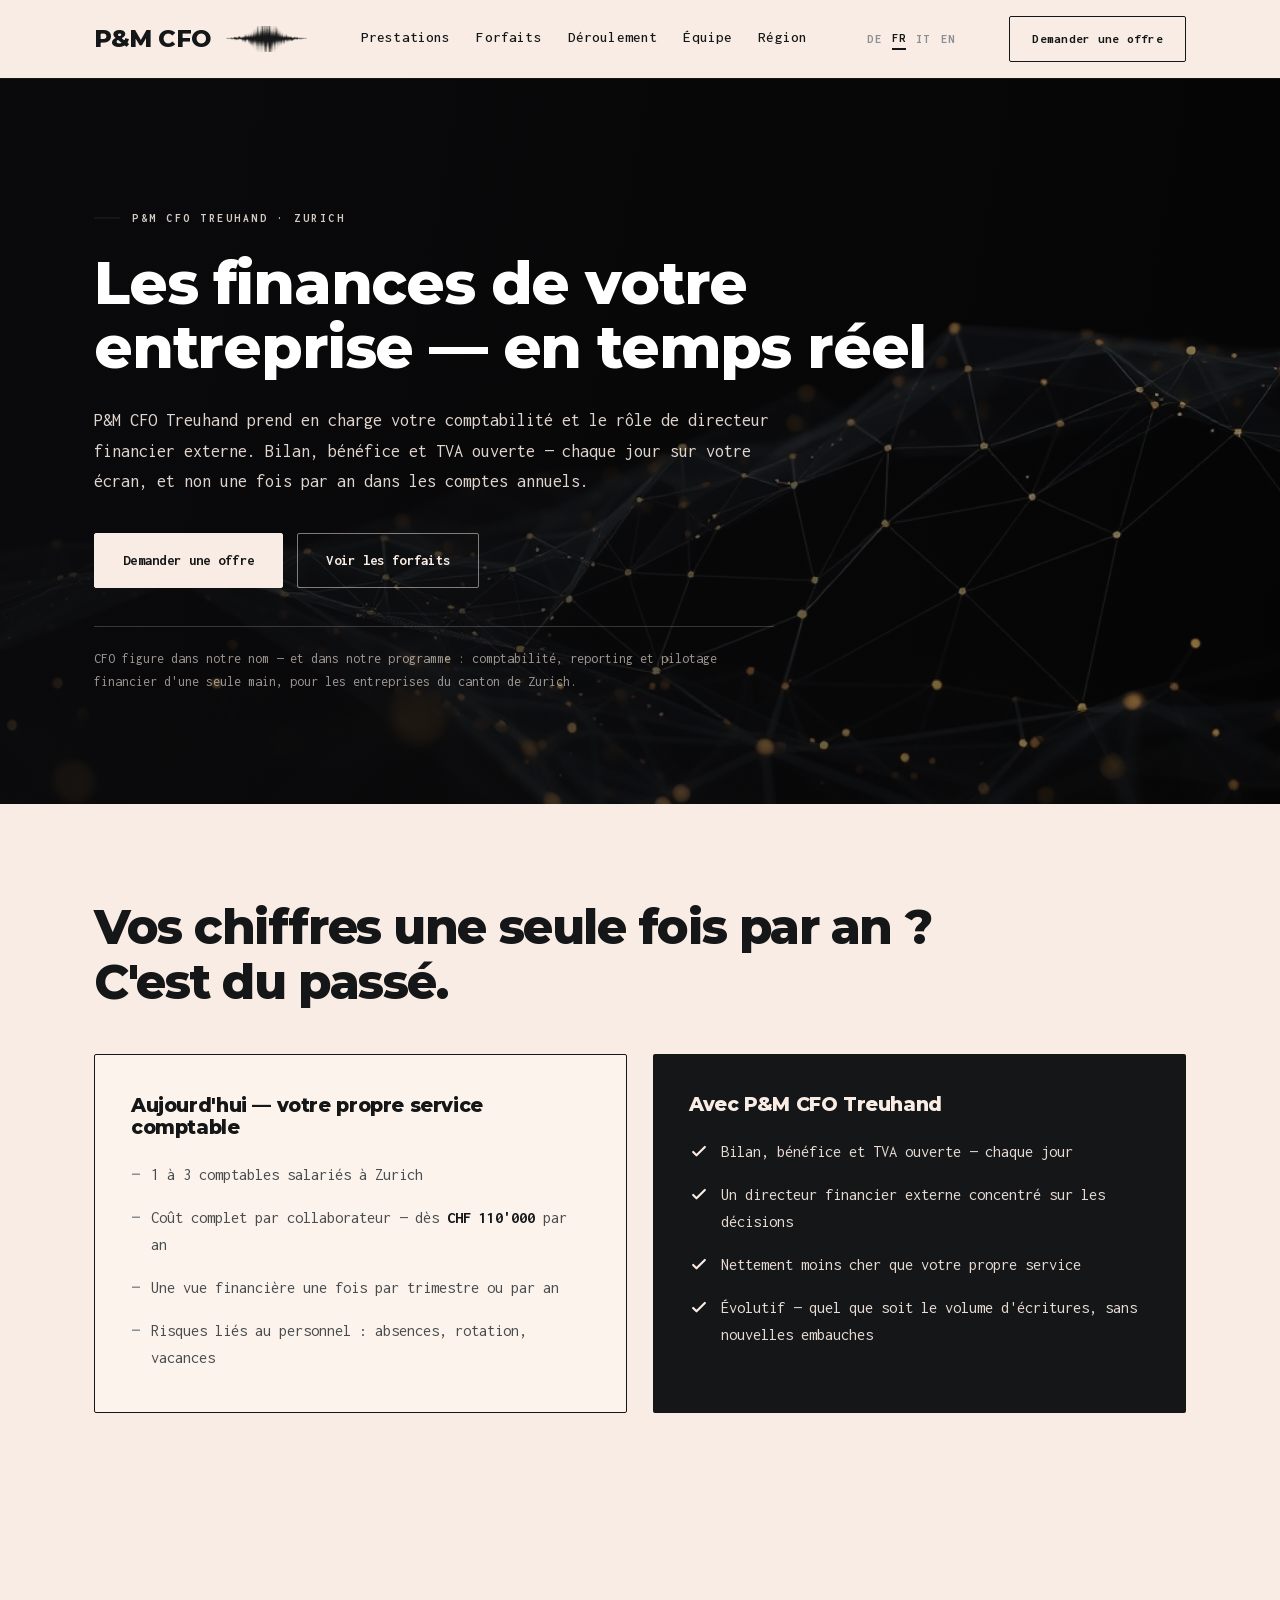
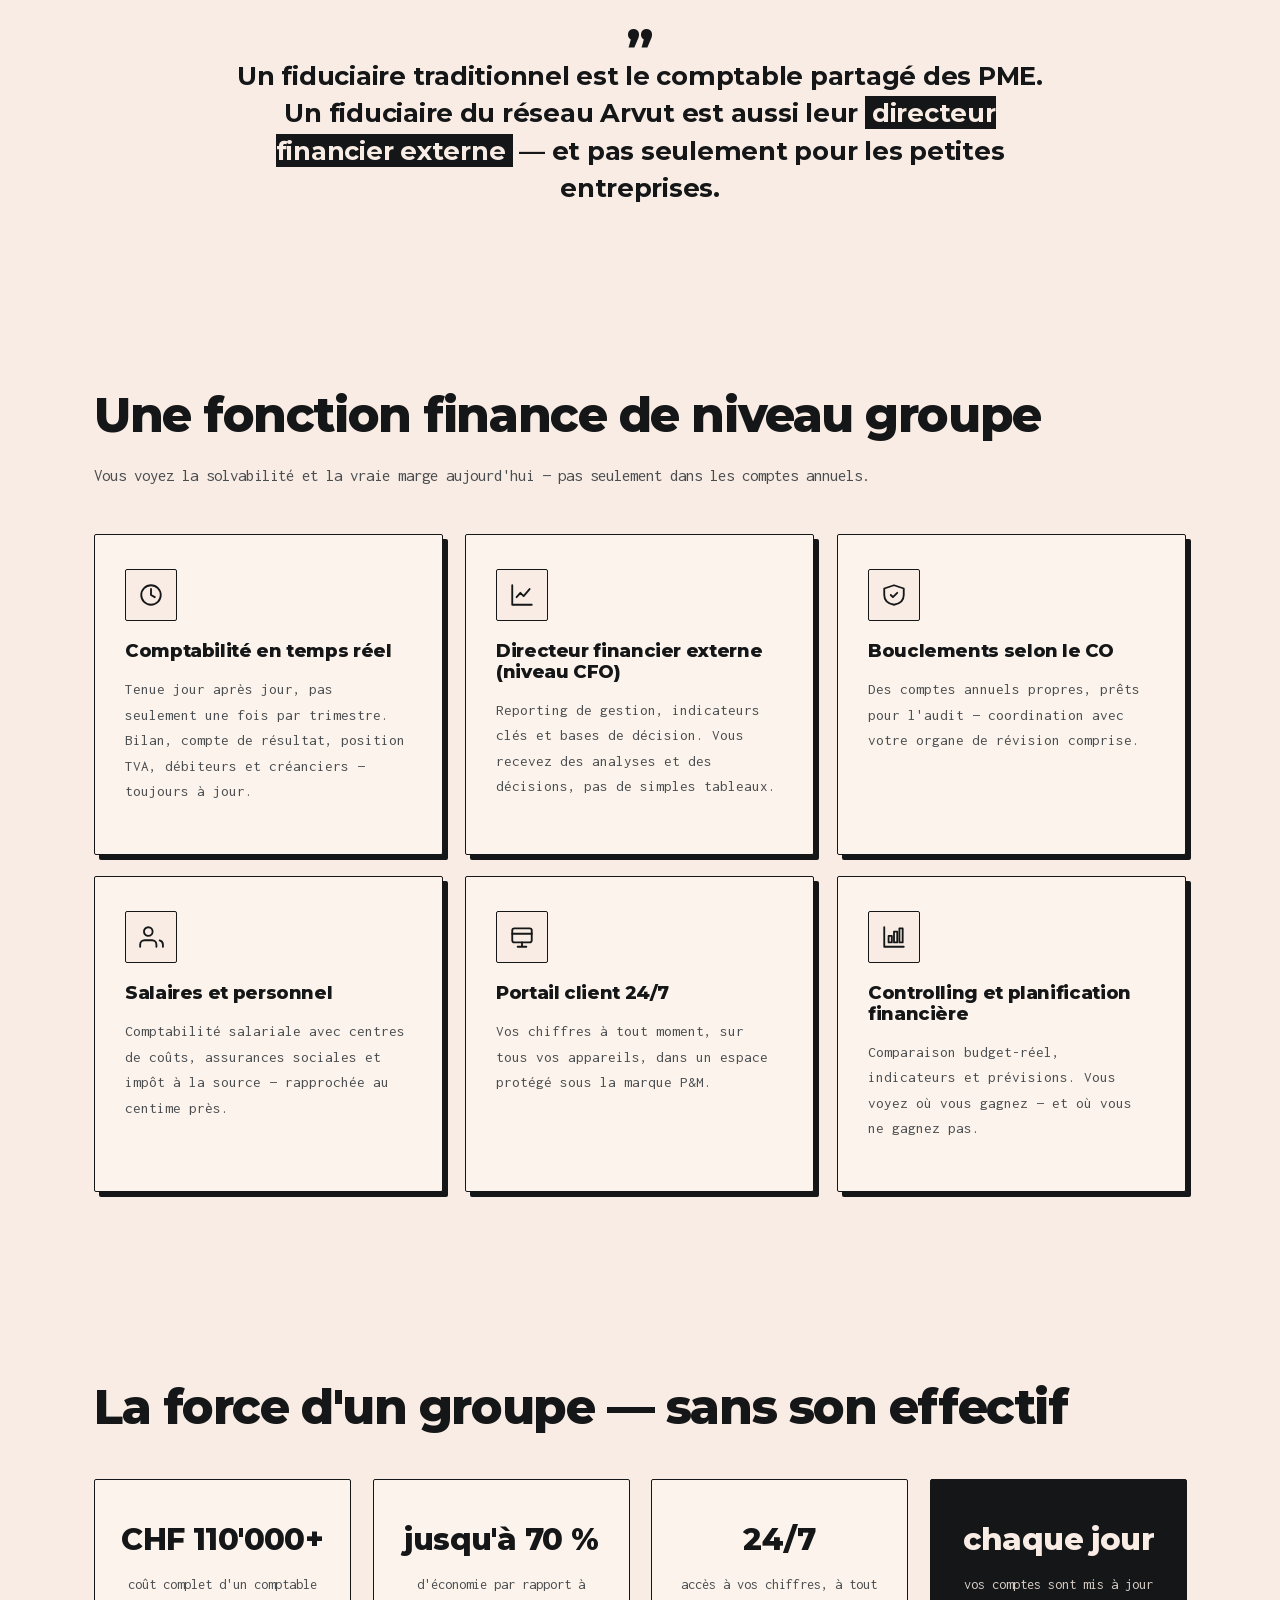
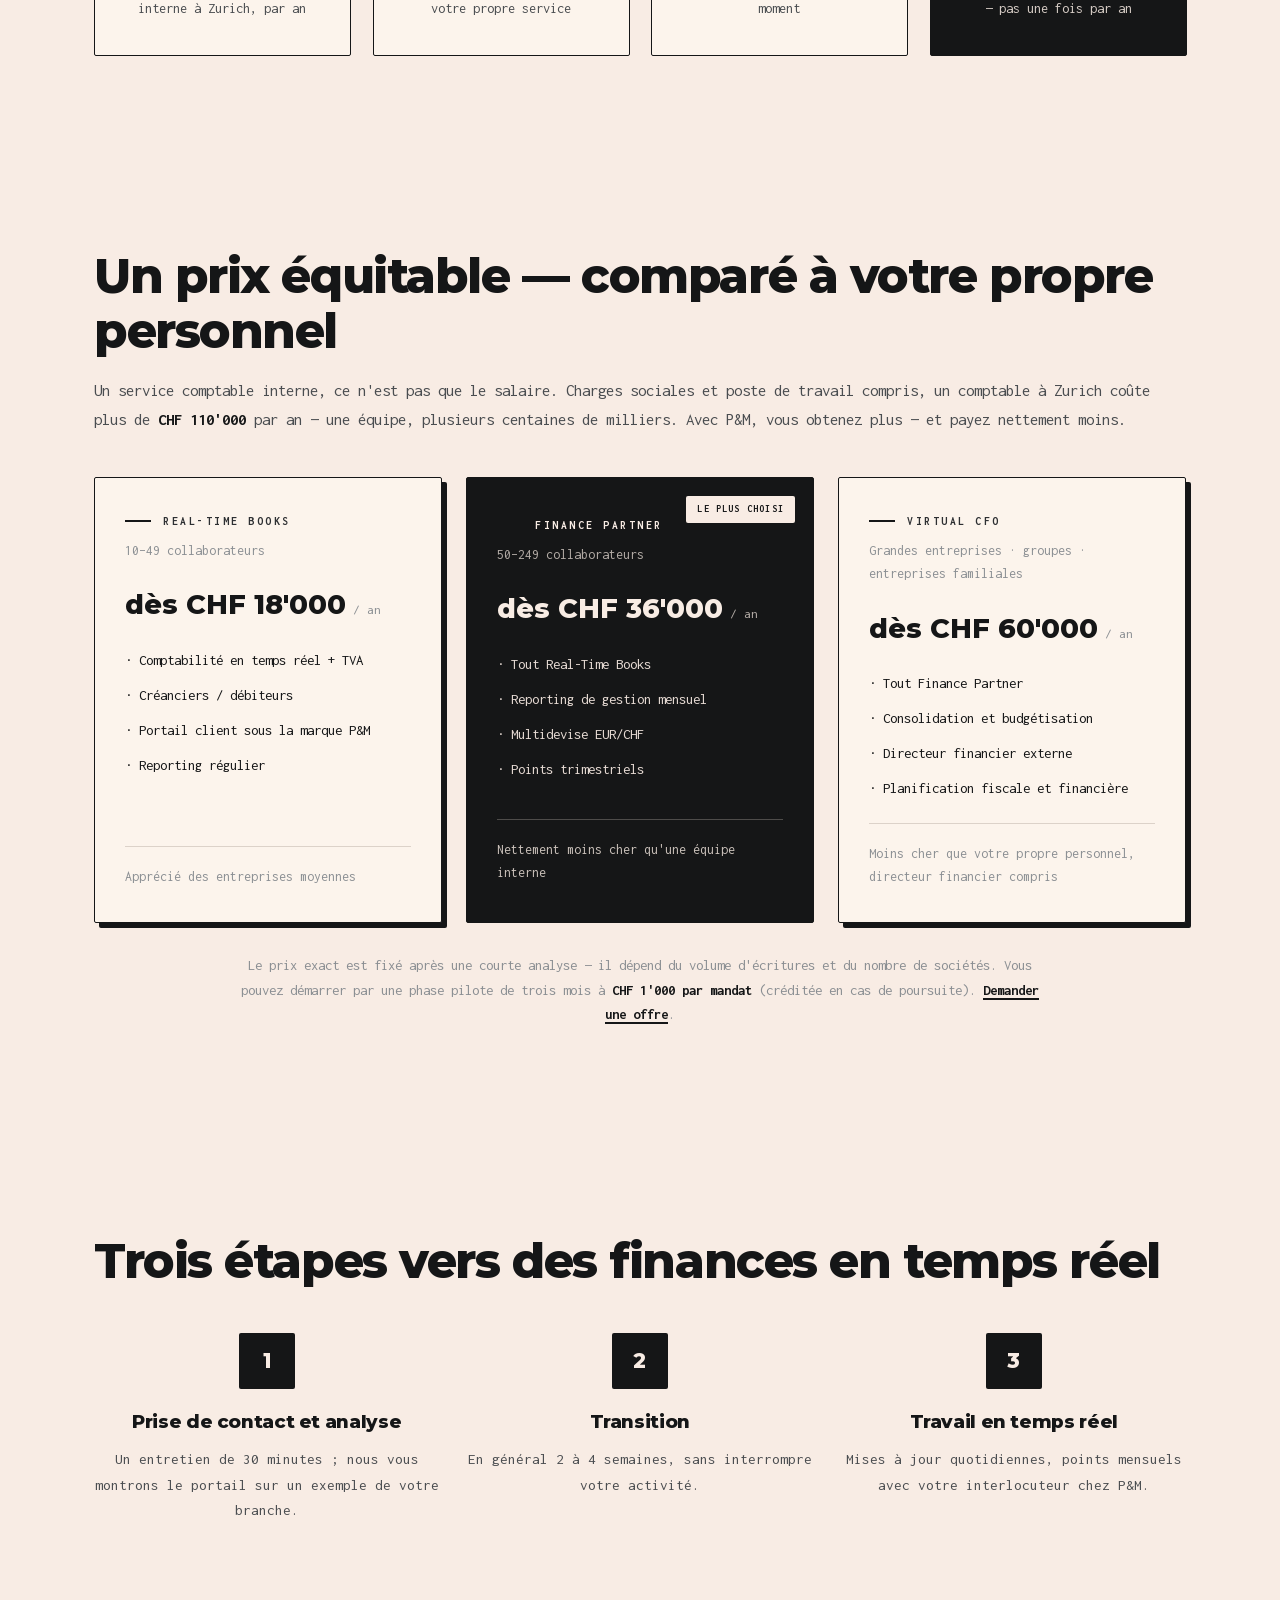
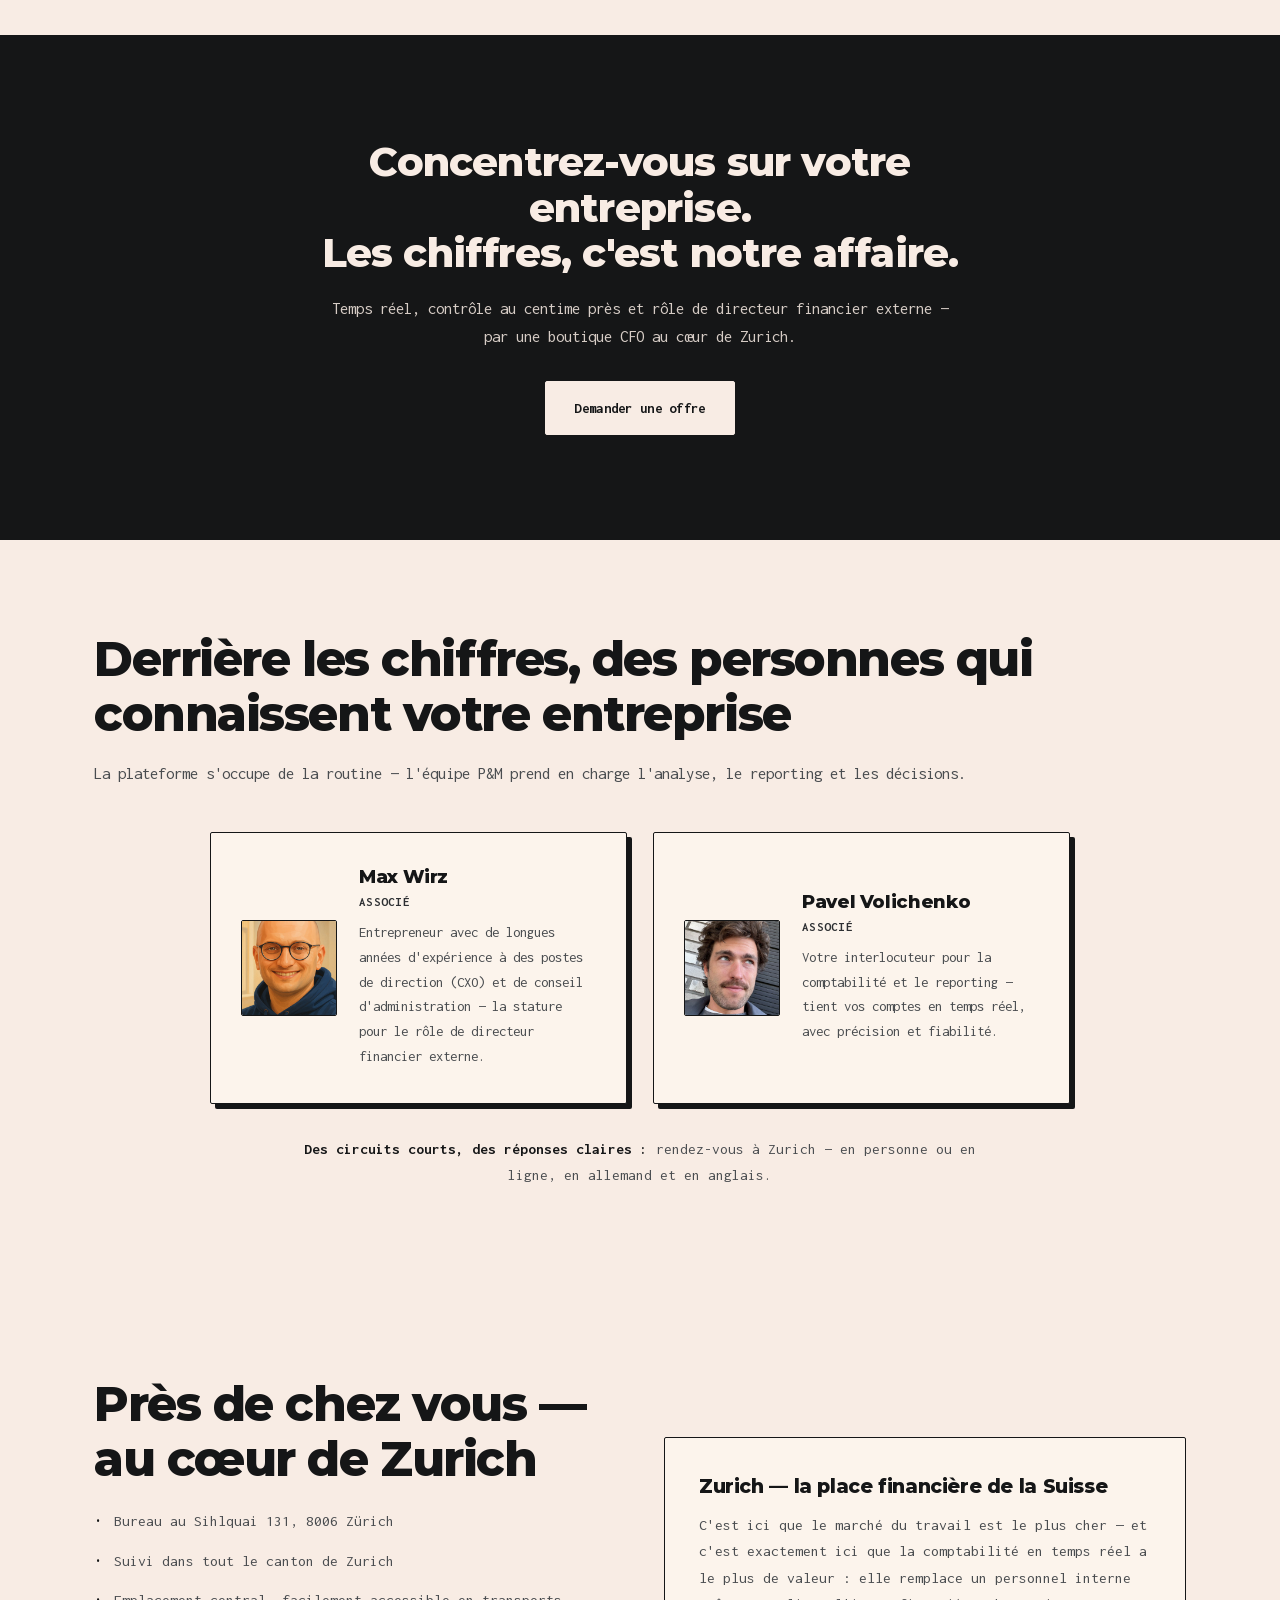
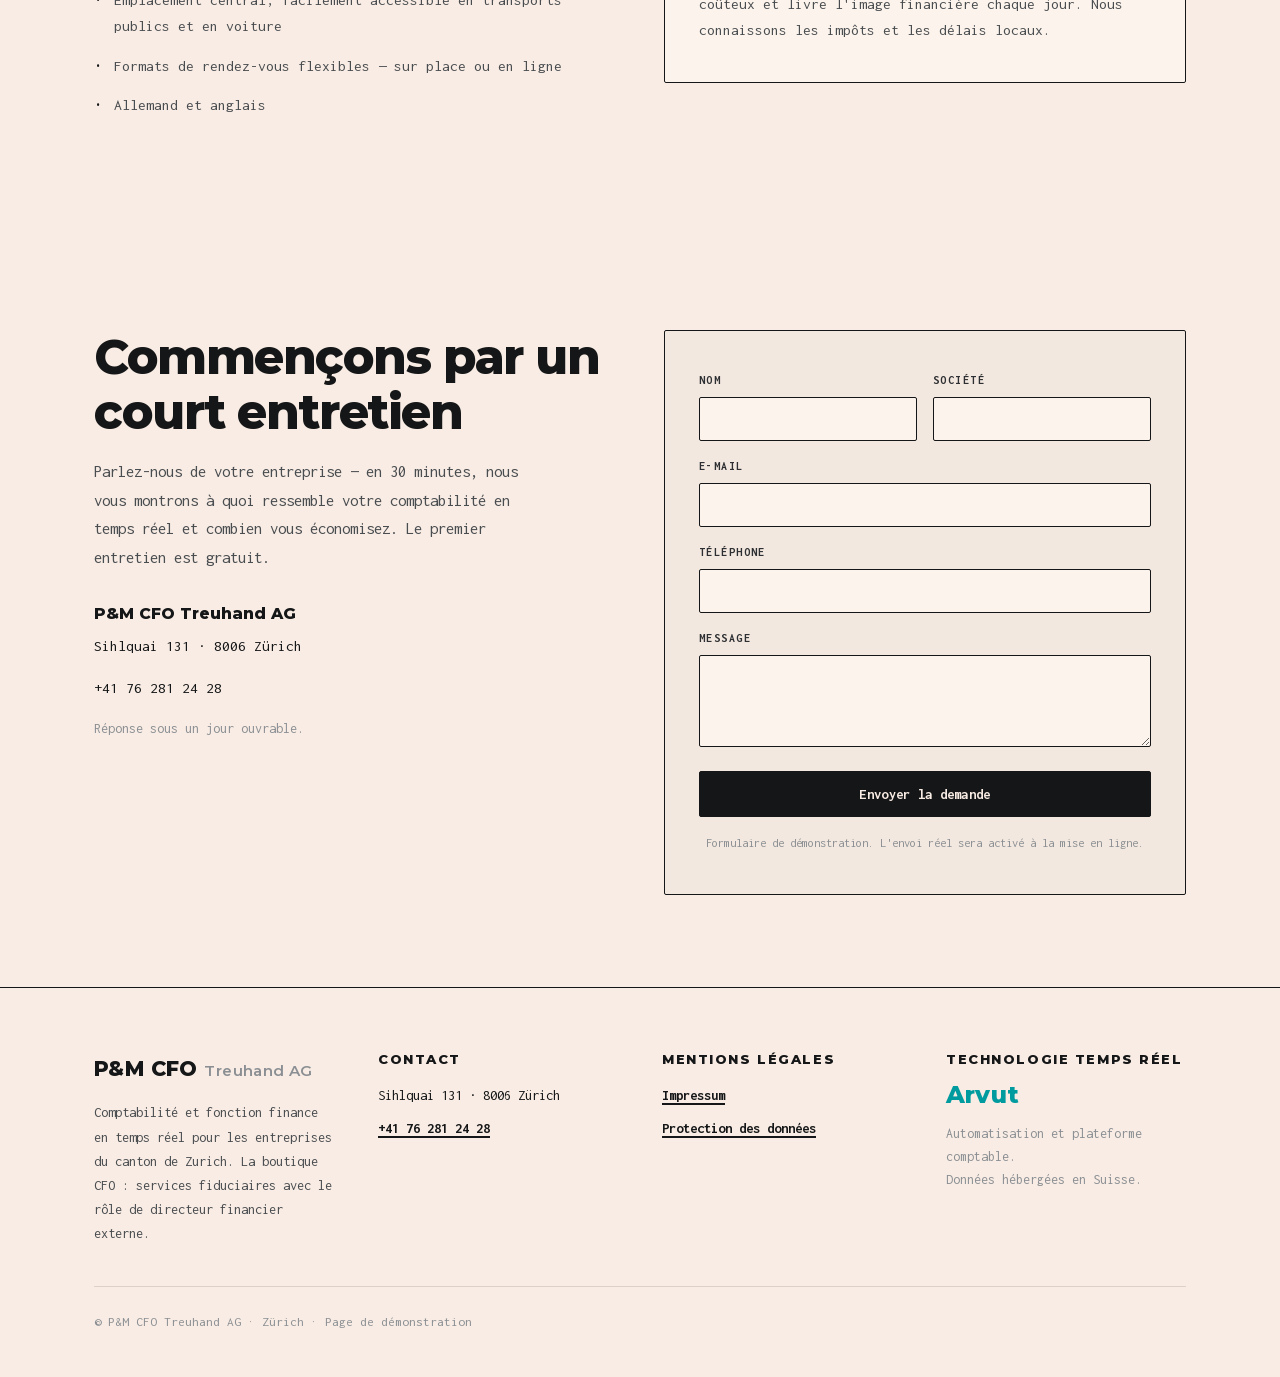
<file: fr/index.html>
<!DOCTYPE html>
<html lang="fr">
<head>
<meta charset="UTF-8">
<meta name="viewport" content="width=device-width, initial-scale=1.0">
<title>P&M CFO Treuhand — Votre directeur financier externe et comptabilité en temps réel, Zurich</title>
<meta name="description" content="P&M CFO Treuhand AG prend en charge votre comptabilité et le rôle de directeur financier externe : bilan, bénéfice et TVA ouverte sur votre écran chaque jour — pour bien moins cher qu'un service interne. Une boutique CFO à Zurich.">
<meta name="robots" content="noindex, nofollow">
<style>
@import url('../assets/fonts/fonts.css');
:root{
  --paper:#F8ECE4; --paper-2:#F3E8DF; --ink:#151617; --ink-2:#2D2F32;
  --body:#4A4D50; --muted:#8B8F93; --line:#DCD2C9; --white:#FCF4EC;
  --green:#009b9f; --gold:#d9a441; --radius:2px;
}
*{-webkit-font-smoothing:antialiased;box-sizing:border-box;}
html{scroll-behavior:smooth;}
a{text-decoration:none;color:inherit;}
img{display:block;max-width:100%;}
body{margin:0;font-family:'Inconsolata',ui-monospace,Menlo,monospace;color:var(--body);background:var(--paper);line-height:1.68;font-size:16.5px;font-weight:400;}
h1,h2,h3,h4{font-family:'Montserrat',-apple-system,Helvetica,Arial,sans-serif;color:var(--ink);font-weight:800;line-height:1.14;margin:0;letter-spacing:-.02em;}
.wrap{max-width:1140px;margin:0 auto;padding:0 24px;}
.eyebrow{font-family:'Inconsolata',monospace;text-transform:uppercase;letter-spacing:.22em;font-weight:700;font-size:.72rem;color:var(--ink-2);}
.eyebrow::before{content:"";display:inline-block;width:26px;height:2px;background:var(--ink);vertical-align:.22em;margin-right:12px;}
/* Sektionsüberschrift — links, gross, ohne Dekor (Qontrarian-Stil) */
.sec-head{text-align:left;max-width:none;margin:0 0 44px;}
.h-sec{font-size:clamp(2rem,4.2vw,3rem);letter-spacing:-.03em;}
.lead{font-size:1.06rem;color:var(--body);}
.inv{background:var(--ink);color:var(--paper);padding:.04em .28em;}
.btn{display:inline-block;font-family:'Inconsolata',monospace;font-weight:600;font-size:.92rem;letter-spacing:.02em;
  background:var(--ink);color:var(--paper);padding:14px 28px;border:1.5px solid var(--ink);border-radius:var(--radius);cursor:pointer;transition:.2s;}
.btn:hover{background:transparent;color:var(--ink);}
.btn-out{background:transparent;color:var(--ink);}
.btn-out:hover{background:var(--ink);color:var(--paper);}
.btn-light{background:var(--paper);color:var(--ink);border-color:var(--paper);}
.btn-light:hover{background:transparent;color:var(--paper);border-color:var(--paper);}
.btn-ghost{background:transparent;color:var(--paper);border-color:rgba(248,236,228,.5);}
.btn-ghost:hover{background:var(--paper);color:var(--ink);border-color:var(--paper);}
.nav-a{font-family:'Inconsolata',monospace;font-weight:500;font-size:.95rem;letter-spacing:.01em;color:var(--ink);transition:color .2s;border-bottom:2px solid transparent;}
.nav-a:hover{color:var(--ink);border-bottom-color:var(--ink);}
.link-u{color:var(--ink);font-weight:700;border-bottom:2px solid var(--ink);}
.card{position:relative;background:var(--white);border:1.5px solid var(--ink);border-radius:var(--radius);padding:34px 30px;box-shadow:5px 5px 0 var(--ink);transition:transform .25s,box-shadow .25s;}
.card:hover{transform:translate(-2px,-2px);box-shadow:8px 8px 0 var(--ink);}
.card-x{position:absolute;top:16px;right:16px;width:30px;height:30px;border:1.5px solid var(--ink);border-radius:6px;display:flex;align-items:center;justify-content:center;color:var(--ink);background:var(--paper);}
.card-x svg{width:15px;height:15px;}
.ico{width:52px;height:52px;border:1.5px solid var(--ink);border-radius:var(--radius);background:var(--paper);color:var(--ink);display:flex;align-items:center;justify-content:center;margin-bottom:20px;}
.ico svg{width:26px;height:26px;}
.card h3{font-size:1.14rem;margin-bottom:10px;}
.card p{font-size:.95rem;color:var(--body);}
input,textarea{font-family:'Inconsolata',monospace;width:100%;border:1.5px solid var(--ink);border-radius:var(--radius);padding:13px 15px;background:var(--white);color:var(--ink);font-size:.96rem;transition:box-shadow .2s;}
input:focus,textarea:focus{outline:none;box-shadow:3px 3px 0 var(--ink);}
label{display:block;font-size:.74rem;font-weight:700;letter-spacing:.12em;text-transform:uppercase;color:var(--ink-2);margin-bottom:6px;}
.reveal{opacity:0;transform:translateY(28px);transition:opacity .8s cubic-bezier(.16,1,.3,1),transform .8s cubic-bezier(.16,1,.3,1);will-change:opacity,transform;}
.reveal.in{opacity:1;transform:none;}
@media(prefers-reduced-motion:reduce){*{transition:none!important;animation:none!important;}.reveal{opacity:1;transform:none;}}
#toTop{position:fixed;right:22px;bottom:22px;z-index:60;width:46px;height:46px;background:var(--ink);color:var(--paper);border:none;border-radius:var(--radius);cursor:pointer;display:flex;align-items:center;justify-content:center;opacity:0;visibility:hidden;transform:translateY(12px);transition:.3s;}
#toTop.show{opacity:1;visibility:visible;transform:none;}
@media(max-width:900px){.hide-mob{display:none!important;}}
@media(max-width:900px){
  
  section,header,footer,main{overflow-x:clip}
}
@media(max-width:560px){.logo-wave{display:none;}}
@media(max-width:820px){.g2{grid-template-columns:1fr!important;gap:36px!important;}}
.lang-switch{display:flex;align-items:center;gap:10px;margin-left:6px;}.lang-switch a.lang{font-family:'Inconsolata',monospace;font-size:12px;font-weight:700;letter-spacing:.1em;text-transform:uppercase;color:var(--muted);}.lang-switch a.lang:hover{color:var(--ink);}.lang-switch a.lang.on{color:var(--ink);border-bottom:2px solid var(--ink);}
</style>
<style>

@media(max-width:560px){
  *{min-width:0}
  body{overflow-wrap:break-word;hyphens:auto}
  
  h1,h2{hyphens:manual}
  .g2{grid-template-columns:minmax(0,1fr)!important}
  .wrap{flex-wrap:wrap}
  header .wrap{height:auto!important;min-height:0}
  nav,.menu{flex-wrap:wrap}
}
</style>
</head>
<body>

<!-- ===== KOPFZEILE (Logo links, Menü rechts) — Qontrarian-Monochrom ===== -->
<header id="top" style="position:sticky;top:0;z-index:50;background:rgba(248,236,228,.95);backdrop-filter:saturate(160%) blur(10px);border-bottom:1.5px solid var(--ink);">
  <div class="wrap" style="height:78px;display:flex;align-items:center;justify-content:space-between;gap:20px;">
    <a href="#top" aria-label="P&M CFO Treuhand AG" style="display:flex;align-items:center;gap:15px;">
      <span style="font-family:'Montserrat',sans-serif;font-weight:800;font-size:1.5rem;color:var(--ink);letter-spacing:-.02em;line-height:1;">P&amp;M&nbsp;CFO</span>
      <img src="../assets/img/wave.png?v=1" class="logo-wave" alt="" aria-hidden="true" style="height:26px;width:auto;flex-shrink:0;">
    </a>
    <nav class="hide-mob" style="display:flex;align-items:center;gap:26px;">
      <a href="#leistungen" class="nav-a">Prestations</a>
      <a href="#preise" class="nav-a">Forfaits</a>
      <a href="#ablauf" class="nav-a">Déroulement</a>
      <a href="#team" class="nav-a">Équipe</a>
      <a href="#region" class="nav-a">Région</a>
    </nav>
    <span class="lang-switch"><a href="../de/" class="lang">DE</a><a href="../fr/" class="lang on">FR</a><a href="../it/" class="lang">IT</a><a href="../en/" class="lang">EN</a></span>
    <a href="#kontakt" class="btn btn-out" style="padding:11px 22px;font-size:.82rem;">Demander une offre</a>
  </div>
</header>

<!-- ===== HERO (dunkles Vollbild mit Netzwerk-Bild — Qontrarian-Stil) ===== -->
<section style="position:relative;background:#0b0b0d;color:var(--paper);overflow:hidden;">
  <img src="../assets/img/hero-bg.png?v=1" alt="" aria-hidden="true" style="position:absolute;inset:0;width:100%;height:100%;object-fit:cover;opacity:.9;">
  <div style="position:absolute;inset:0;background:linear-gradient(100deg,rgba(11,11,13,.92) 0%,rgba(11,11,13,.62) 55%,rgba(11,11,13,.35) 100%);"></div>
  <div class="wrap" style="position:relative;padding:118px 24px 112px;">
    <div class="reveal" style="max-width:860px;">
      <p class="eyebrow" style="margin-bottom:24px;color:rgba(248,236,228,.85);">P&M CFO Treuhand · Zurich</p>
      <h1 style="font-size:clamp(2.3rem,5.2vw,3.7rem);line-height:1.07;margin-bottom:26px;color:#fff;">Les finances de votre entreprise — en temps réel</h1>
      <p style="font-size:1.14rem;color:rgba(248,236,228,.9);max-width:680px;margin-bottom:36px;">P&M CFO Treuhand prend en charge votre comptabilité et le rôle de directeur financier externe. Bilan, bénéfice et TVA ouverte — chaque jour sur votre écran, et non une fois par an dans les comptes annuels.</p>
      <div style="display:flex;flex-wrap:wrap;gap:14px;">
        <a href="#kontakt" class="btn btn-light">Demander une offre</a>
        <a href="#preise" class="btn btn-ghost">Voir les forfaits</a>
      </div>
      <p style="margin:38px 0 0;font-size:.86rem;color:rgba(248,236,228,.62);border-top:1.5px solid rgba(248,236,228,.2);padding-top:20px;max-width:680px;">CFO figure dans notre nom — et dans notre programme : comptabilité, reporting et pilotage financier d'une seule main, pour les entreprises du canton de Zurich.</p>
    </div>
  </div>
</section>

<!-- ===== WAS SICH ÄNDERT (Heute vs. Mit P&M) ===== -->
<section style="padding:96px 0;background:var(--paper);">
  <div class="wrap">
    <div class="reveal sec-head">
      <h2 class="h-sec">Vos chiffres une seule fois par an ?<br>C'est du passé.</h2>
    </div>
    <div class="g2" style="display:grid;grid-template-columns:1fr 1fr;gap:26px;align-items:stretch;">
      <div class="reveal" style="background:var(--white);border:1.5px solid var(--ink);border-radius:var(--radius);padding:40px 36px;">
        <h3 style="font-size:1.2rem;margin-bottom:22px;">Aujourd'hui — votre propre service comptable</h3>
        <ul style="list-style:none;padding:0;margin:0;display:flex;flex-direction:column;gap:15px;">
          <li style="display:flex;gap:12px;"><span style="color:var(--muted);font-weight:700;">—</span>1 à 3 comptables salariés à Zurich</li>
          <li style="display:flex;gap:12px;"><span style="color:var(--muted);font-weight:700;">—</span><span>Coût complet par collaborateur — dès <b style="color:var(--ink);">CHF&nbsp;110'000</b> par an</span></li>
          <li style="display:flex;gap:12px;"><span style="color:var(--muted);font-weight:700;">—</span>Une vue financière une fois par trimestre ou par an</li>
          <li style="display:flex;gap:12px;"><span style="color:var(--muted);font-weight:700;">—</span>Risques liés au personnel : absences, rotation, vacances</li>
        </ul>
      </div>
      <div class="reveal" style="background:var(--ink);color:var(--paper);border-radius:var(--radius);padding:40px 36px;">
        <h3 style="font-size:1.2rem;margin-bottom:22px;color:var(--paper);">Avec P&M CFO Treuhand</h3>
        <ul style="list-style:none;padding:0;margin:0;display:flex;flex-direction:column;gap:15px;color:rgba(248,236,228,.92);">
          <li style="display:flex;gap:12px;"><svg width="20" height="20" viewBox="0 0 24 24" fill="none" stroke="#F8ECE4" stroke-width="2.6" stroke-linecap="round" stroke-linejoin="round" style="flex-shrink:0;margin-top:4px;"><path d="M5 12l4 4 10-10"/></svg>Bilan, bénéfice et TVA ouverte — chaque jour</li>
          <li style="display:flex;gap:12px;"><svg width="20" height="20" viewBox="0 0 24 24" fill="none" stroke="#F8ECE4" stroke-width="2.6" stroke-linecap="round" stroke-linejoin="round" style="flex-shrink:0;margin-top:4px;"><path d="M5 12l4 4 10-10"/></svg>Un directeur financier externe concentré sur les décisions</li>
          <li style="display:flex;gap:12px;"><svg width="20" height="20" viewBox="0 0 24 24" fill="none" stroke="#F8ECE4" stroke-width="2.6" stroke-linecap="round" stroke-linejoin="round" style="flex-shrink:0;margin-top:4px;"><path d="M5 12l4 4 10-10"/></svg>Nettement moins cher que votre propre service</li>
          <li style="display:flex;gap:12px;"><svg width="20" height="20" viewBox="0 0 24 24" fill="none" stroke="#F8ECE4" stroke-width="2.6" stroke-linecap="round" stroke-linejoin="round" style="flex-shrink:0;margin-top:4px;"><path d="M5 12l4 4 10-10"/></svg>Évolutif — quel que soit le volume d'écritures, sans nouvelles embauches</li>
        </ul>
      </div>
    </div>
  </div>
</section>

<!-- ===== LEITSATZ (Positionierung — Kanon, wörtlich) ===== -->
<section style="padding:90px 0;background:var(--paper);">
  <div class="wrap reveal" style="max-width:880px;margin:0 auto;text-align:center;">
    <div style="font-family:'Montserrat',sans-serif;font-weight:800;font-size:3rem;color:var(--ink);line-height:1;margin-bottom:10px;">„</div>
    <p style="font-family:'Montserrat',sans-serif;font-weight:700;font-size:clamp(1.25rem,2.4vw,1.6rem);color:var(--ink);line-height:1.46;letter-spacing:-.01em;margin:0;">
      Un fiduciaire traditionnel est le comptable partagé des PME. Un fiduciaire du réseau Arvut est aussi leur <span class="inv">directeur financier externe</span> — et pas seulement pour les petites entreprises.
    </p>
  </div>
</section>

<!-- ===== LEISTUNGEN ===== -->
<section id="leistungen" style="padding:92px 0;background:var(--paper);">
  <div class="wrap">
    <div class="reveal sec-head">
      <h2 class="h-sec">Une fonction finance de niveau groupe</h2>
      <p class="lead" style="margin-top:18px;">Vous voyez la solvabilité et la vraie marge aujourd'hui — pas seulement dans les comptes annuels.</p>
    </div>
    <div style="display:grid;grid-template-columns:repeat(auto-fit,minmax(min(300px,100%),1fr));gap:22px;">
      <div class="card reveal">
        <div class="ico"><svg viewBox="0 0 24 24" fill="none" stroke="currentColor" stroke-width="1.7" stroke-linecap="round" stroke-linejoin="round"><circle cx="12" cy="12" r="9"/><path d="M12 6.5v5.5l3.5 2"/></svg></div>
        <h3>Comptabilité en temps réel</h3>
        <p>Tenue jour après jour, pas seulement une fois par trimestre. Bilan, compte de résultat, position TVA, débiteurs et créanciers — toujours à jour.</p>
      </div>
      <div class="card reveal">
        <div class="ico"><svg viewBox="0 0 24 24" fill="none" stroke="currentColor" stroke-width="1.7" stroke-linecap="round" stroke-linejoin="round"><path d="M3 3v18h18"/><path d="M7 14l3.5-4 3 3 5.5-6.5"/></svg></div>
        <h3>Directeur financier externe (niveau CFO)</h3>
        <p>Reporting de gestion, indicateurs clés et bases de décision. Vous recevez des analyses et des décisions, pas de simples tableaux.</p>
      </div>
      <div class="card reveal">
        <div class="ico"><svg viewBox="0 0 24 24" fill="none" stroke="currentColor" stroke-width="1.7" stroke-linecap="round" stroke-linejoin="round"><path d="M9 12l2 2 4-4"/><path d="M21 12c0 5-3.5 8-9 9-5.5-1-9-4-9-9V6l9-3 9 3z"/></svg></div>
        <h3>Bouclements selon le CO</h3>
        <p>Des comptes annuels propres, prêts pour l'audit — coordination avec votre organe de révision comprise.</p>
      </div>
      <div class="card reveal">
        <div class="ico"><svg viewBox="0 0 24 24" fill="none" stroke="currentColor" stroke-width="1.7" stroke-linecap="round" stroke-linejoin="round"><path d="M17 21v-2a4 4 0 0 0-4-4H6a4 4 0 0 0-4 4v2"/><circle cx="9.5" cy="7" r="4"/><path d="M23 21v-2a4 4 0 0 0-3-3.87"/></svg></div>
        <h3>Salaires et personnel</h3>
        <p>Comptabilité salariale avec centres de coûts, assurances sociales et impôt à la source — rapprochée au centime près.</p>
      </div>
      <div class="card reveal">
        <div class="ico"><svg viewBox="0 0 24 24" fill="none" stroke="currentColor" stroke-width="1.7" stroke-linecap="round" stroke-linejoin="round"><rect x="3" y="4" width="18" height="13" rx="2"/><path d="M3 9h18M8 21h8M12 17v4"/></svg></div>
        <h3>Portail client 24/7</h3>
        <p>Vos chiffres à tout moment, sur tous vos appareils, dans un espace protégé sous la marque P&M.</p>
      </div>
      <div class="card reveal">
        <div class="ico"><svg viewBox="0 0 24 24" fill="none" stroke="currentColor" stroke-width="1.7" stroke-linecap="round" stroke-linejoin="round"><path d="M3 3v18h18"/><rect x="7" y="11" width="3" height="6"/><rect x="12" y="7" width="3" height="10"/><rect x="17" y="4" width="3" height="13"/></svg></div>
        <h3>Controlling et planification financière</h3>
        <p>Comparaison budget-réel, indicateurs et prévisions. Vous voyez où vous gagnez — et où vous ne gagnez pas.</p>
      </div>
    </div>
  </div>
</section>

<!-- ===== DARUM LOHNT ES SICH (Kennzahlen) ===== -->
<section style="padding:96px 0;background:var(--paper);">
  <div class="wrap">
    <div class="reveal sec-head">
      <h2 class="h-sec">La force d'un groupe — sans son effectif</h2>
    </div>
    <div style="display:grid;grid-template-columns:repeat(auto-fit,minmax(min(210px,100%),1fr));gap:22px;">
      <div class="reveal" style="background:var(--white);border:1.5px solid var(--ink);border-radius:var(--radius);padding:34px 26px;text-align:center;">
        <div style="font-family:'Montserrat',sans-serif;font-weight:800;font-size:1.9rem;color:var(--ink);letter-spacing:-.02em;">CHF 110'000+</div>
        <div style="margin-top:8px;font-size:.9rem;color:var(--body);">coût complet d'un comptable interne à Zurich, par an</div>
      </div>
      <div class="reveal" style="background:var(--white);border:1.5px solid var(--ink);border-radius:var(--radius);padding:34px 26px;text-align:center;">
        <div style="font-family:'Montserrat',sans-serif;font-weight:800;font-size:1.9rem;color:var(--ink);letter-spacing:-.02em;">jusqu'à 70 %</div>
        <div style="margin-top:8px;font-size:.9rem;color:var(--body);">d'économie par rapport à votre propre service</div>
      </div>
      <div class="reveal" style="background:var(--white);border:1.5px solid var(--ink);border-radius:var(--radius);padding:34px 26px;text-align:center;">
        <div style="font-family:'Montserrat',sans-serif;font-weight:800;font-size:1.9rem;color:var(--ink);letter-spacing:-.02em;">24/7</div>
        <div style="margin-top:8px;font-size:.9rem;color:var(--body);">accès à vos chiffres, à tout moment</div>
      </div>
      <div class="reveal" style="background:var(--ink);border:1.5px solid var(--ink);border-radius:var(--radius);padding:34px 26px;text-align:center;">
        <div style="font-family:'Montserrat',sans-serif;font-weight:800;font-size:1.9rem;color:var(--paper);letter-spacing:-.02em;">chaque jour</div>
        <div style="margin-top:8px;font-size:.9rem;color:rgba(248,236,228,.85);">vos comptes sont mis à jour — pas une fois par an</div>
      </div>
    </div>
  </div>
</section>

<!-- ===== PREISE ===== -->
<section id="preise" style="padding:96px 0;background:var(--paper);">
  <div class="wrap">
    <div class="reveal sec-head">
      <h2 class="h-sec">Un prix équitable — comparé à votre propre personnel</h2>
      <p class="lead" style="margin-top:18px;">Un service comptable interne, ce n'est pas que le salaire. Charges sociales et poste de travail compris, un comptable à Zurich coûte plus de <b style="color:var(--ink);">CHF 110'000</b> par an — une équipe, plusieurs centaines de milliers. Avec P&M, vous obtenez plus — et payez nettement moins.</p>
    </div>
    <div style="display:grid;grid-template-columns:repeat(auto-fit,minmax(min(280px,100%),1fr));gap:24px;align-items:stretch;margin-top:44px;">
      <div class="reveal card" style="display:flex;flex-direction:column;">
        <span class="eyebrow">Real-Time Books</span>
        <p style="font-size:.86rem;margin:8px 0 0;color:var(--muted);">10–49 collaborateurs</p>
        <div style="margin:20px 0;"><span style="font-family:'Montserrat',sans-serif;font-weight:800;font-size:1.7rem;color:var(--ink);">dès CHF 18'000</span><span style="font-size:.85rem;color:var(--muted);"> / an</span></div>
        <ul style="list-style:none;padding:0;margin:0;flex:1;display:flex;flex-direction:column;gap:10px;font-size:.93rem;color:var(--ink);">
          <li>· Comptabilité en temps réel + TVA</li><li>· Créanciers / débiteurs</li><li>· Portail client sous la marque P&M</li><li>· Reporting régulier</li>
        </ul>
        <p style="margin:22px 0 0;padding-top:18px;border-top:1.5px solid var(--line);font-size:.86rem;color:var(--muted);">Apprécié des entreprises moyennes</p>
      </div>
      <div class="reveal" style="background:var(--ink);color:var(--paper);border:1.5px solid var(--ink);border-radius:var(--radius);padding:38px 30px;display:flex;flex-direction:column;position:relative;">
        <span style="position:absolute;top:18px;right:18px;font-family:'Inconsolata',monospace;font-weight:700;font-size:.62rem;letter-spacing:.12em;text-transform:uppercase;background:var(--paper);color:var(--ink);padding:5px 11px;border-radius:var(--radius);">Le plus choisi</span>
        <span class="eyebrow" style="color:var(--paper);">Finance Partner</span>
        <p style="font-size:.86rem;margin:8px 0 0;color:rgba(248,236,228,.7);">50–249 collaborateurs</p>
        <div style="margin:20px 0;"><span style="font-family:'Montserrat',sans-serif;font-weight:800;font-size:1.7rem;color:var(--paper);">dès CHF 36'000</span><span style="font-size:.85rem;color:rgba(248,236,228,.7);"> / an</span></div>
        <ul style="list-style:none;padding:0;margin:0;flex:1;display:flex;flex-direction:column;gap:10px;font-size:.93rem;color:rgba(248,236,228,.92);">
          <li>· Tout Real-Time Books</li><li>· Reporting de gestion mensuel</li><li>· Multidevise EUR/CHF</li><li>· Points trimestriels</li>
        </ul>
        <p style="margin:22px 0 0;padding-top:18px;border-top:1.5px solid rgba(248,236,228,.25);font-size:.86rem;color:rgba(248,236,228,.8);">Nettement moins cher qu'une équipe interne</p>
      </div>
      <div class="reveal card" style="display:flex;flex-direction:column;">
        <span class="eyebrow">Virtual CFO</span>
        <p style="font-size:.86rem;margin:8px 0 0;color:var(--muted);">Grandes entreprises · groupes · entreprises familiales</p>
        <div style="margin:20px 0;"><span style="font-family:'Montserrat',sans-serif;font-weight:800;font-size:1.7rem;color:var(--ink);">dès CHF 60'000</span><span style="font-size:.85rem;color:var(--muted);"> / an</span></div>
        <ul style="list-style:none;padding:0;margin:0;flex:1;display:flex;flex-direction:column;gap:10px;font-size:.93rem;color:var(--ink);">
          <li>· Tout Finance Partner</li><li>· Consolidation et budgétisation</li><li>· Directeur financier externe</li><li>· Planification fiscale et financière</li>
        </ul>
        <p style="margin:22px 0 0;padding-top:18px;border-top:1.5px solid var(--line);font-size:.86rem;color:var(--muted);">Moins cher que votre propre personnel, directeur financier compris</p>
      </div>
    </div>
    <p class="reveal" style="text-align:center;font-size:.92rem;color:var(--muted);margin-top:30px;max-width:820px;margin-left:auto;margin-right:auto;">Le prix exact est fixé après une courte analyse — il dépend du volume d'écritures et du nombre de sociétés. Vous pouvez démarrer par une phase pilote de trois mois à <b style="color:var(--ink);">CHF 1'000 par mandat</b> (créditée en cas de poursuite). <a href="#kontakt" class="link-u">Demander une offre</a>.</p>
  </div>
</section>

<!-- ===== ARBEITSWEISE ===== -->
<section id="ablauf" style="padding:96px 0;background:var(--paper);">
  <div class="wrap">
    <div class="reveal sec-head">
      <h2 class="h-sec">Trois étapes vers des finances en temps réel</h2>
    </div>
    <div style="display:grid;grid-template-columns:repeat(auto-fit,minmax(min(270px,100%),1fr));gap:28px;">
      <div class="reveal" style="text-align:center;"><div style="width:56px;height:56px;background:var(--ink);color:var(--paper);border-radius:var(--radius);font-family:'Montserrat',sans-serif;font-weight:800;font-size:1.3rem;display:flex;align-items:center;justify-content:center;margin:0 auto 22px;">1</div><h3 style="font-size:1.16rem;margin-bottom:11px;">Prise de contact et analyse</h3><p style="font-size:.95rem;">Un entretien de 30 minutes ; nous vous montrons le portail sur un exemple de votre branche.</p></div>
      <div class="reveal" style="text-align:center;"><div style="width:56px;height:56px;background:var(--ink);color:var(--paper);border-radius:var(--radius);font-family:'Montserrat',sans-serif;font-weight:800;font-size:1.3rem;display:flex;align-items:center;justify-content:center;margin:0 auto 22px;">2</div><h3 style="font-size:1.16rem;margin-bottom:11px;">Transition</h3><p style="font-size:.95rem;">En général 2 à 4 semaines, sans interrompre votre activité.</p></div>
      <div class="reveal" style="text-align:center;"><div style="width:56px;height:56px;background:var(--ink);color:var(--paper);border-radius:var(--radius);font-family:'Montserrat',sans-serif;font-weight:800;font-size:1.3rem;display:flex;align-items:center;justify-content:center;margin:0 auto 22px;">3</div><h3 style="font-size:1.16rem;margin-bottom:11px;">Travail en temps réel</h3><p style="font-size:.95rem;">Mises à jour quotidiennes, points mensuels avec votre interlocuteur chez P&M.</p></div>
    </div>
  </div>
</section>

<!-- ===== AKZENT-BANNER (monochrom, invertiert) ===== -->
<section style="padding:104px 0;background:var(--ink);">
  <div class="wrap reveal" style="text-align:center;max-width:800px;">
    <h2 style="color:var(--paper);font-size:clamp(1.75rem,3.6vw,2.5rem);margin-bottom:18px;">Concentrez-vous sur votre entreprise.<br>Les chiffres, c'est notre affaire.</h2>
    <p style="color:rgba(248,236,228,.85);font-size:1.06rem;max-width:640px;margin:0 auto 30px;">Temps réel, contrôle au centime près et rôle de directeur financier externe — par une boutique CFO au cœur de Zurich.</p>
    <a href="#kontakt" class="btn btn-light">Demander une offre</a>
  </div>
</section>

<!-- ===== IHR FINANZTEAM ===== -->
<section id="team" style="padding:92px 0;background:var(--paper);">
  <div class="wrap">
    <div class="reveal sec-head">
      <h2 class="h-sec">Derrière les chiffres, des personnes qui connaissent votre entreprise</h2>
      <p class="lead" style="margin-top:18px;">La plateforme s'occupe de la routine — l'équipe P&M prend en charge l'analyse, le reporting et les décisions.</p>
    </div>
    <div class="g2" style="display:grid;grid-template-columns:1fr 1fr;gap:26px;max-width:860px;margin:0 auto;">
      <div class="reveal card" style="display:flex;gap:22px;align-items:center;">
        <img src="../assets/img/max-wirz.jpg?v=1" alt="Max Wirz" style="width:96px;height:96px;border-radius:var(--radius);object-fit:cover;flex-shrink:0;border:1.5px solid var(--ink);">
        <div>
          <h3 style="font-size:1.14rem;margin-bottom:3px;">Max Wirz</h3>
          <p style="margin:0 0 8px;font-size:.8rem;font-weight:700;letter-spacing:.1em;text-transform:uppercase;color:var(--ink-2);">Associé</p>
          <p style="margin:0;font-size:.92rem;">Entrepreneur avec de longues années d'expérience à des postes de direction (CXO) et de conseil d'administration — la stature pour le rôle de directeur financier externe.</p>
        </div>
      </div>
      <div class="reveal card" style="display:flex;gap:22px;align-items:center;">
        <img src="../assets/img/pavel-volichenko.jpg?v=1" alt="Pavel Volichenko" style="width:96px;height:96px;border-radius:var(--radius);object-fit:cover;flex-shrink:0;border:1.5px solid var(--ink);">
        <div>
          <h3 style="font-size:1.14rem;margin-bottom:3px;">Pavel Volichenko</h3>
          <p style="margin:0 0 8px;font-size:.8rem;font-weight:700;letter-spacing:.1em;text-transform:uppercase;color:var(--ink-2);">Associé</p>
          <p style="margin:0;font-size:.92rem;">Votre interlocuteur pour la comptabilité et le reporting — tient vos comptes en temps réel, avec précision et fiabilité.</p>
        </div>
      </div>
    </div>
    <p class="reveal" style="text-align:center;max-width:680px;margin:34px auto 0;font-size:.96rem;color:var(--body);"><b style="color:var(--ink);">Des circuits courts, des réponses claires :</b> rendez-vous à Zurich — en personne ou en ligne, en allemand et en anglais.</p>
  </div>
</section>

<!-- ===== REGION ===== -->
<section id="region" style="padding:96px 0;background:var(--paper);">
  <div class="wrap g2" style="display:grid;grid-template-columns:1fr 1fr;gap:48px;align-items:center;">
    <div class="reveal">
      <h2 class="h-sec" style="margin-bottom:22px;">Près de chez vous — au cœur de Zurich</h2>
      <ul style="list-style:none;padding:0;margin:0 0 24px;display:flex;flex-direction:column;gap:13px;font-size:.98rem;">
        <li style="display:flex;gap:12px;"><span style="color:var(--ink);font-weight:700;">·</span>Bureau au Sihlquai 131, 8006 Zürich</li>
        <li style="display:flex;gap:12px;"><span style="color:var(--ink);font-weight:700;">·</span>Suivi dans tout le canton de Zurich</li>
        <li style="display:flex;gap:12px;"><span style="color:var(--ink);font-weight:700;">·</span>Emplacement central, facilement accessible en transports publics et en voiture</li>
        <li style="display:flex;gap:12px;"><span style="color:var(--ink);font-weight:700;">·</span>Formats de rendez-vous flexibles — sur place ou en ligne</li>
        <li style="display:flex;gap:12px;"><span style="color:var(--ink);font-weight:700;">·</span>Allemand et anglais</li>
      </ul>
    </div>
    <div class="reveal" style="background:var(--white);border:1.5px solid var(--ink);border-radius:var(--radius);padding:38px 34px;">
      <h3 style="font-size:1.2rem;margin-bottom:14px;">Zurich — la place financière de la Suisse</h3>
      <p style="font-size:.98rem;color:var(--body);margin:0;">C'est ici que le marché du travail est le plus cher — et c'est exactement ici que la comptabilité en temps réel a le plus de valeur : elle remplace un personnel interne coûteux et livre l'image financière chaque jour. Nous connaissons les impôts et les délais locaux.</p>
    </div>
  </div>
</section>

<!-- ===== KONTAKT ===== -->
<section id="kontakt" style="padding:92px 0;background:var(--paper);">
  <div class="wrap g2" style="display:grid;grid-template-columns:1fr 1fr;gap:48px;">
    <div class="reveal">
      <h2 class="h-sec" style="margin-bottom:18px;">Commençons par un court entretien</h2>
      <p class="lead" style="max-width:460px;margin-bottom:30px;">Parlez-nous de votre entreprise — en 30 minutes, nous vous montrons à quoi ressemble votre comptabilité en temps réel et combien vous économisez. Le premier entretien est gratuit.</p>
      <div style="display:flex;flex-direction:column;gap:16px;font-size:.98rem;">
        <div>
          <div style="font-family:'Montserrat',sans-serif;font-weight:800;color:var(--ink);margin-bottom:5px;">P&M CFO Treuhand AG</div>
          <p style="color:var(--ink);margin:0;">Sihlquai 131 · 8006 Zürich</p>
        </div>
        <div style="color:var(--ink);">
          <p style="margin:0;">+41 76 281 24 28</p>
        </div>
        <div style="font-size:.88rem;color:var(--muted);">Réponse sous un jour ouvrable.</div>
      </div>
    </div>
    <div class="reveal" style="background:var(--paper-2);border:1.5px solid var(--ink);border-radius:var(--radius);padding:40px 34px;">
      <form onsubmit="return false" style="display:flex;flex-direction:column;gap:16px;">
        <div style="display:grid;grid-template-columns:1fr 1fr;gap:16px;">
          <div><label>Nom</label><input type="text"></div>
          <div><label>Société</label><input type="text"></div>
        </div>
        <div><label>E-mail</label><input type="email"></div>
        <div><label>Téléphone</label><input type="tel"></div>
        <div><label>Message</label><textarea rows="4"></textarea></div>
        <button class="btn" style="width:100%;">Envoyer la demande</button>
        <p style="text-align:center;font-size:.78rem;color:var(--muted);margin:0;">Formulaire de démonstration. L'envoi réel sera activé à la mise en ligne.</p>
      </form>
    </div>
  </div>
</section>

<!-- ===== FUSSZEILE (hell — Qontrarian-Stil) ===== -->
<footer style="background:var(--paper);color:var(--body);padding:64px 0 30px;border-top:1.5px solid var(--ink);">
  <div class="wrap">
    <div style="display:grid;grid-template-columns:repeat(auto-fit,minmax(min(220px,100%),1fr));gap:44px;padding-bottom:40px;border-bottom:1px solid var(--line);">
      <div>
        <div style="font-family:'Montserrat',sans-serif;font-weight:800;font-size:1.3rem;color:var(--ink);margin-bottom:14px;letter-spacing:.02em;">P&M CFO <span style="font-weight:600;color:var(--muted);font-size:.95rem;">Treuhand AG</span></div>
        <p style="font-size:.9rem;color:var(--body);margin:0;">Comptabilité et fonction finance en temps réel pour les entreprises du canton de Zurich. La boutique CFO : services fiduciaires avec le rôle de directeur financier externe.</p>
      </div>
      <div style="font-size:.92rem;">
        <h4 style="color:var(--ink);font-size:.82rem;letter-spacing:.12em;text-transform:uppercase;margin-bottom:16px;">Contact</h4>
        <p style="margin:0 0 8px;color:var(--ink);">Sihlquai 131 · 8006 Zürich</p>
        <p style="margin:0 0 8px;"><a href="tel:+41762812428" class="link-u">+41 76 281 24 28</a></p>
      </div>
      <div style="font-size:.92rem;">
        <h4 style="color:var(--ink);font-size:.82rem;letter-spacing:.12em;text-transform:uppercase;margin-bottom:16px;">Mentions légales</h4>
        <p style="margin:0 0 8px;"><a href="#" class="link-u">Impressum</a></p>
        <p style="margin:0 0 8px;"><a href="#" class="link-u">Protection des données</a></p>
      </div>
      <div>
        <h4 style="color:var(--ink);font-size:.82rem;letter-spacing:.12em;text-transform:uppercase;margin-bottom:16px;">Technologie temps réel</h4>
        <a href="https://arvut.ch" target="_blank" rel="noopener" style="font-family:'Montserrat',sans-serif;color:var(--green);font-weight:800;font-size:1.5rem;letter-spacing:.01em;display:inline-block;line-height:1;">Arvut</a>
        <p style="font-size:.86rem;color:var(--muted);margin-top:10px;">Automatisation et plateforme comptable.<br>Données hébergées en Suisse.</p>
      </div>
    </div>
    <p style="font-size:.83rem;color:var(--muted);margin-top:24px;">© P&M CFO Treuhand AG · Zürich · Page de démonstration</p>
  </div>
</footer>

<button id="toTop" aria-label="Nach oben"><svg width="20" height="20" viewBox="0 0 24 24" fill="none" stroke="currentColor" stroke-width="2.4" stroke-linecap="round" stroke-linejoin="round"><path d="M12 19V5M5 12l7-7 7 7"/></svg></button>

<script>
addEventListener('scroll',()=>{document.getElementById('toTop').classList.toggle('show',scrollY>600);},{passive:true});
if('IntersectionObserver' in window){
  const io=new IntersectionObserver((es)=>{es.forEach(e=>{if(!e.isIntersecting)return;const el=e.target;const sibs=[...el.parentElement.children].filter(c=>c.classList.contains('reveal'));const idx=Math.max(0,sibs.indexOf(el));el.style.transitionDelay=(idx*0.08)+'s';el.classList.add('in');io.unobserve(el);setTimeout(()=>{el.style.transitionDelay='';},900+idx*80);})},{threshold:.12});
  document.querySelectorAll('.reveal').forEach(el=>io.observe(el));
  addEventListener('load',()=>setTimeout(()=>document.querySelectorAll('.reveal:not(.in)').forEach(el=>{if(el.getBoundingClientRect().top<innerHeight)el.classList.add('in');}),2200));
}else{document.querySelectorAll('.reveal').forEach(el=>el.classList.add('in'));}
document.querySelectorAll('a[href="#top"]').forEach(a=>a.addEventListener('click',e=>{e.preventDefault();window.scrollTo({top:0,behavior:'smooth'});}));
document.getElementById('toTop').addEventListener('click',()=>window.scrollTo({top:0,behavior:'smooth'}));
</script>
</body>
</html>
</file>
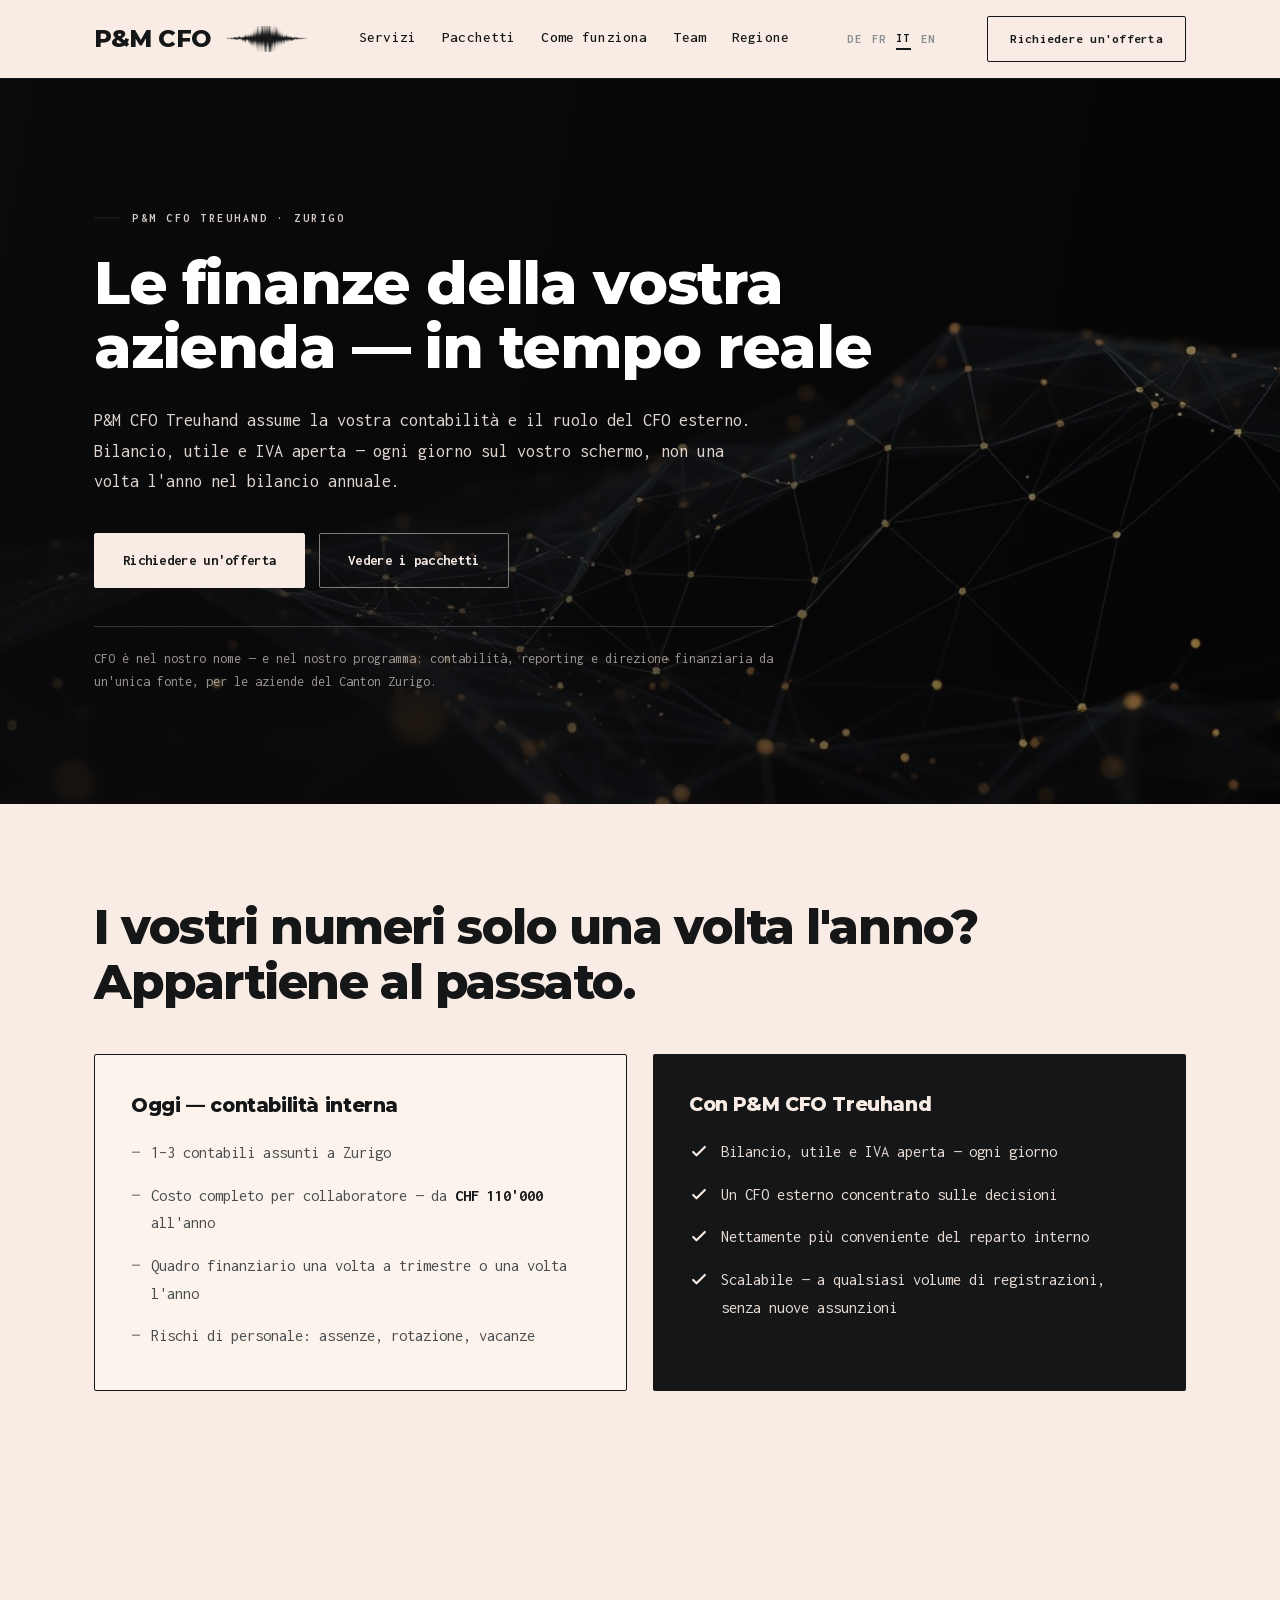
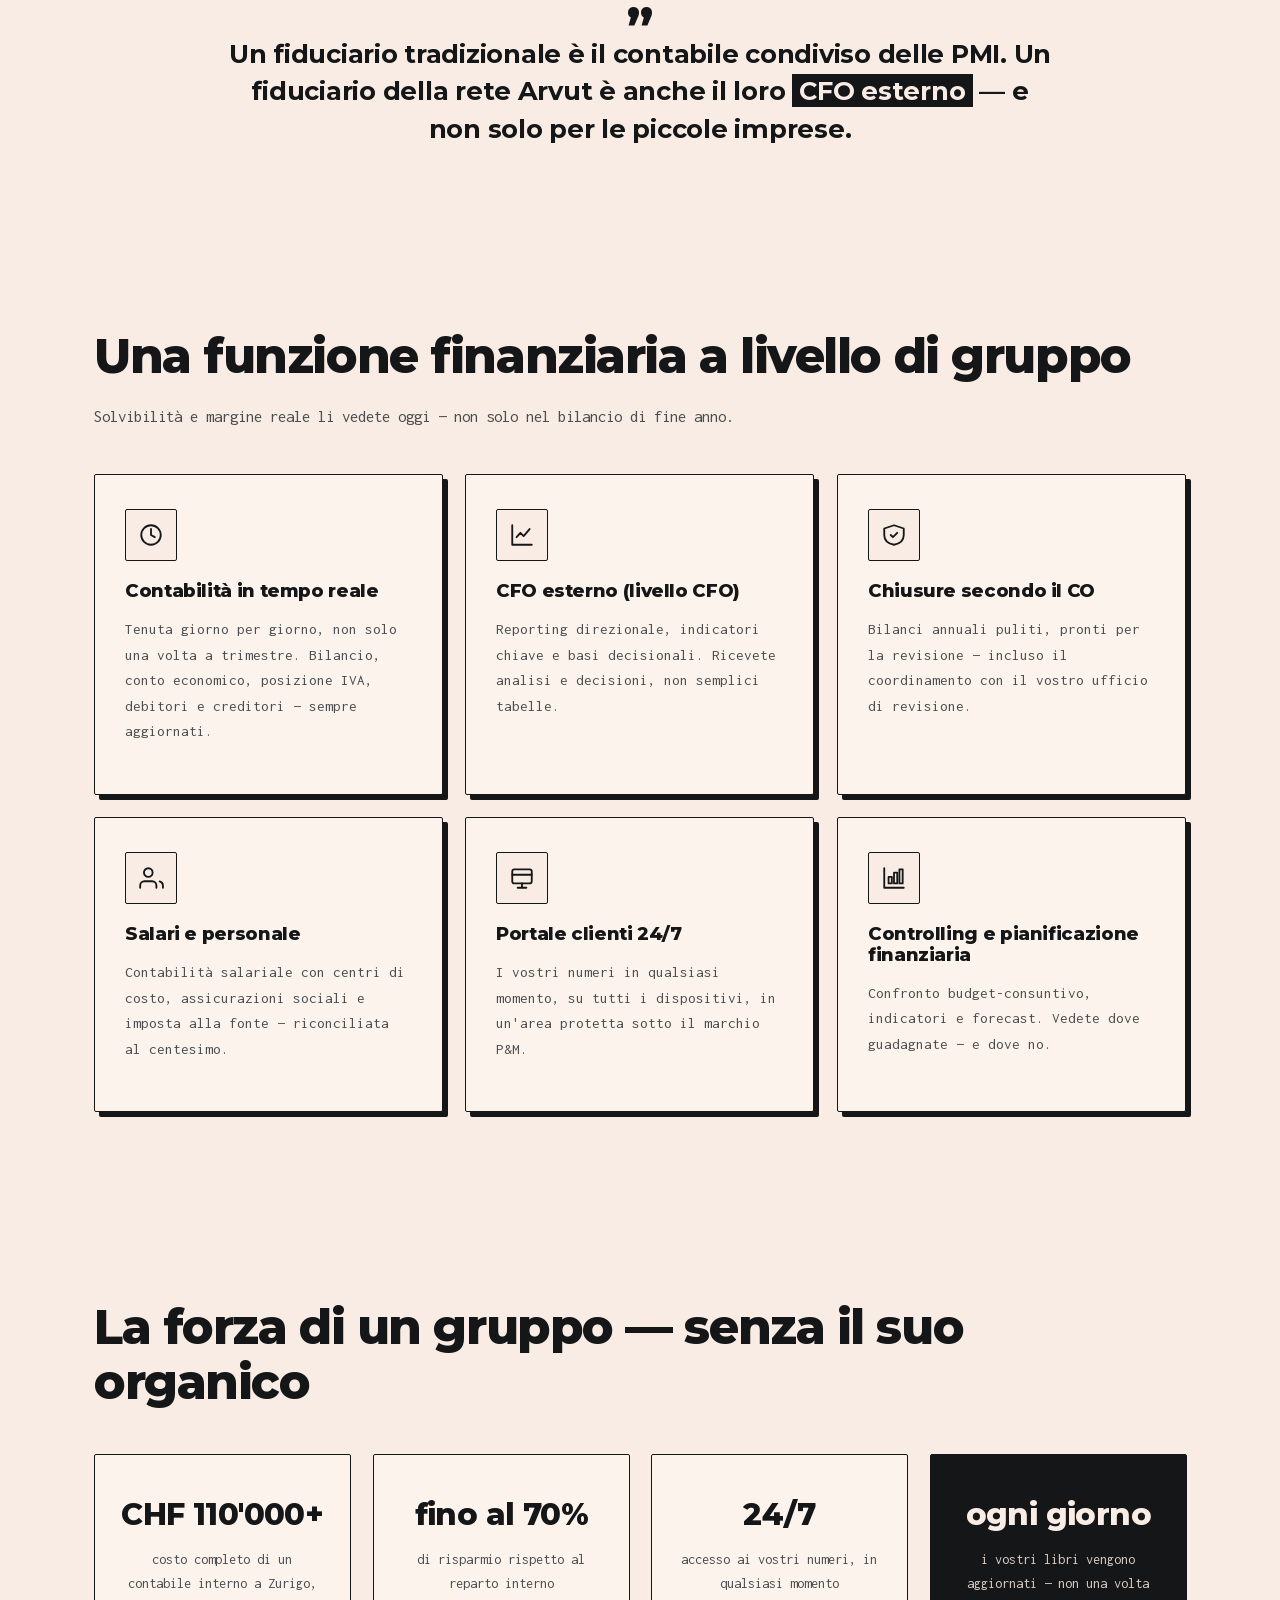
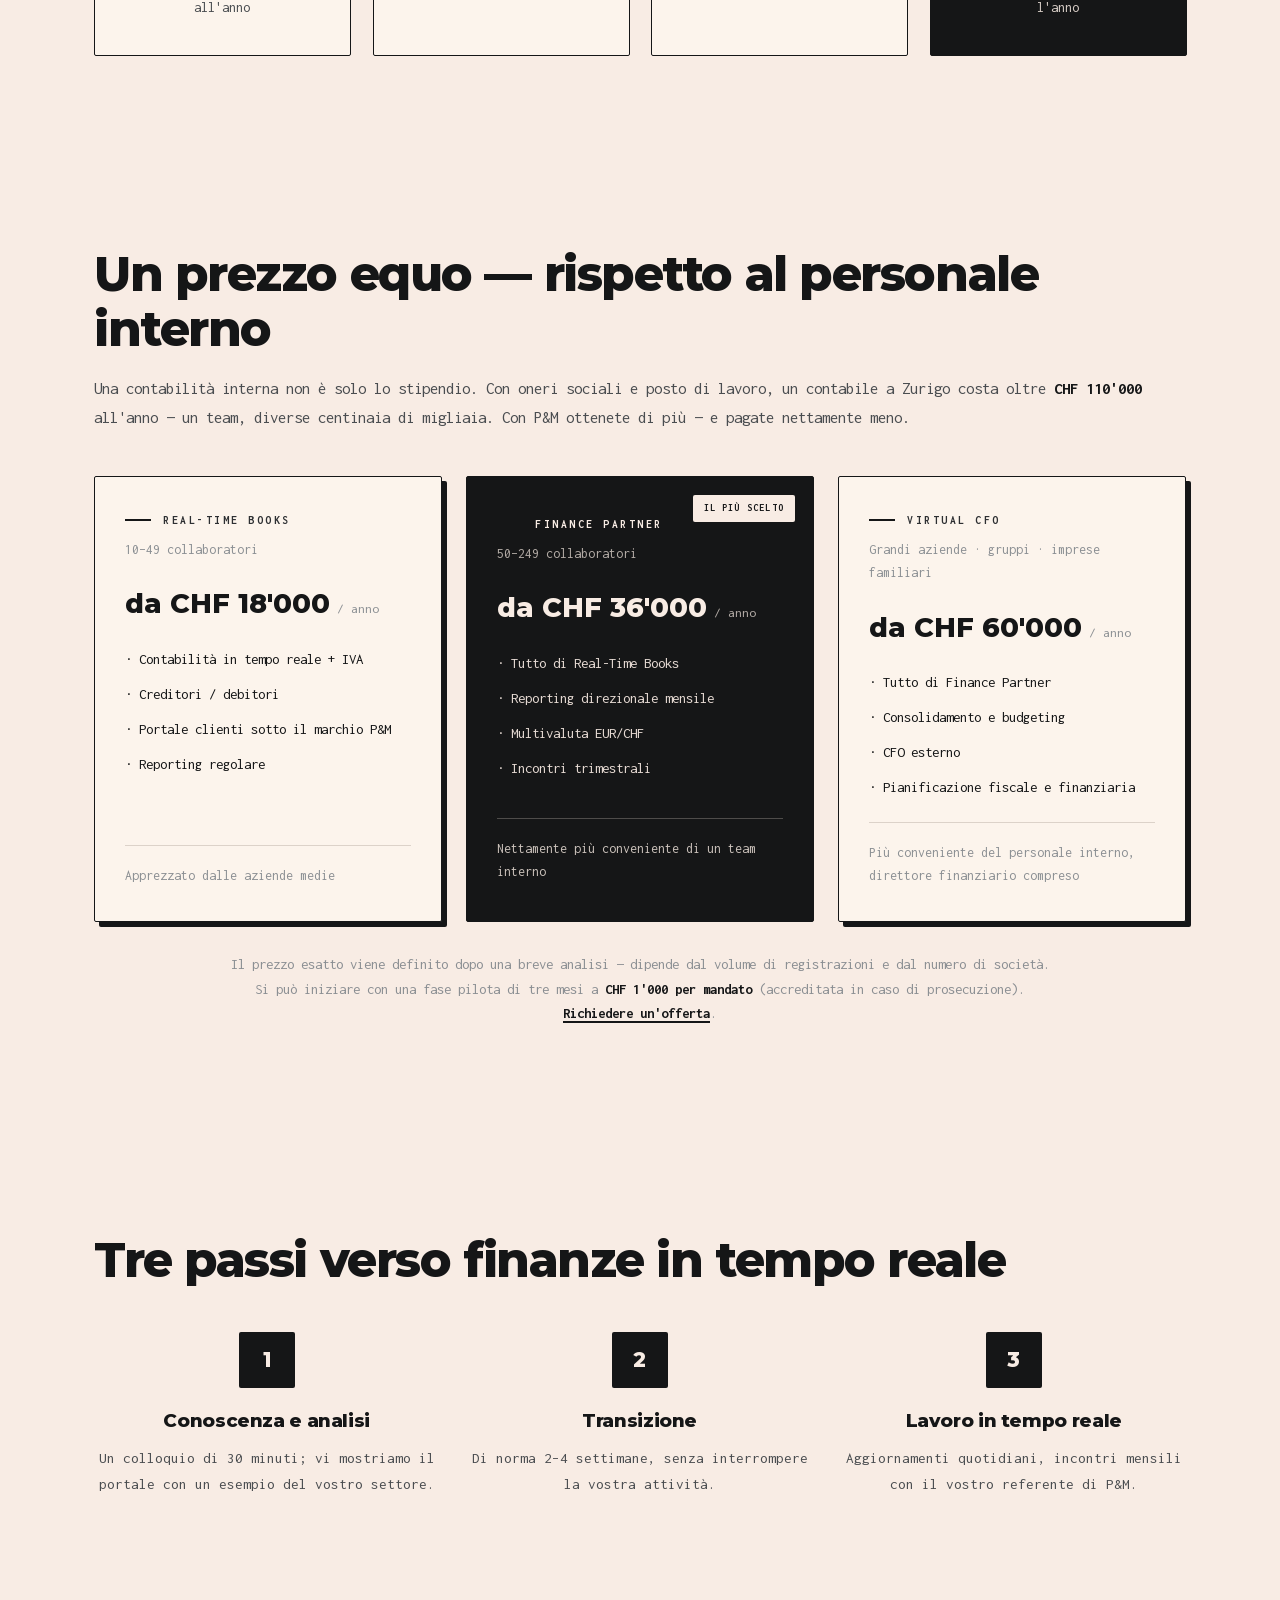
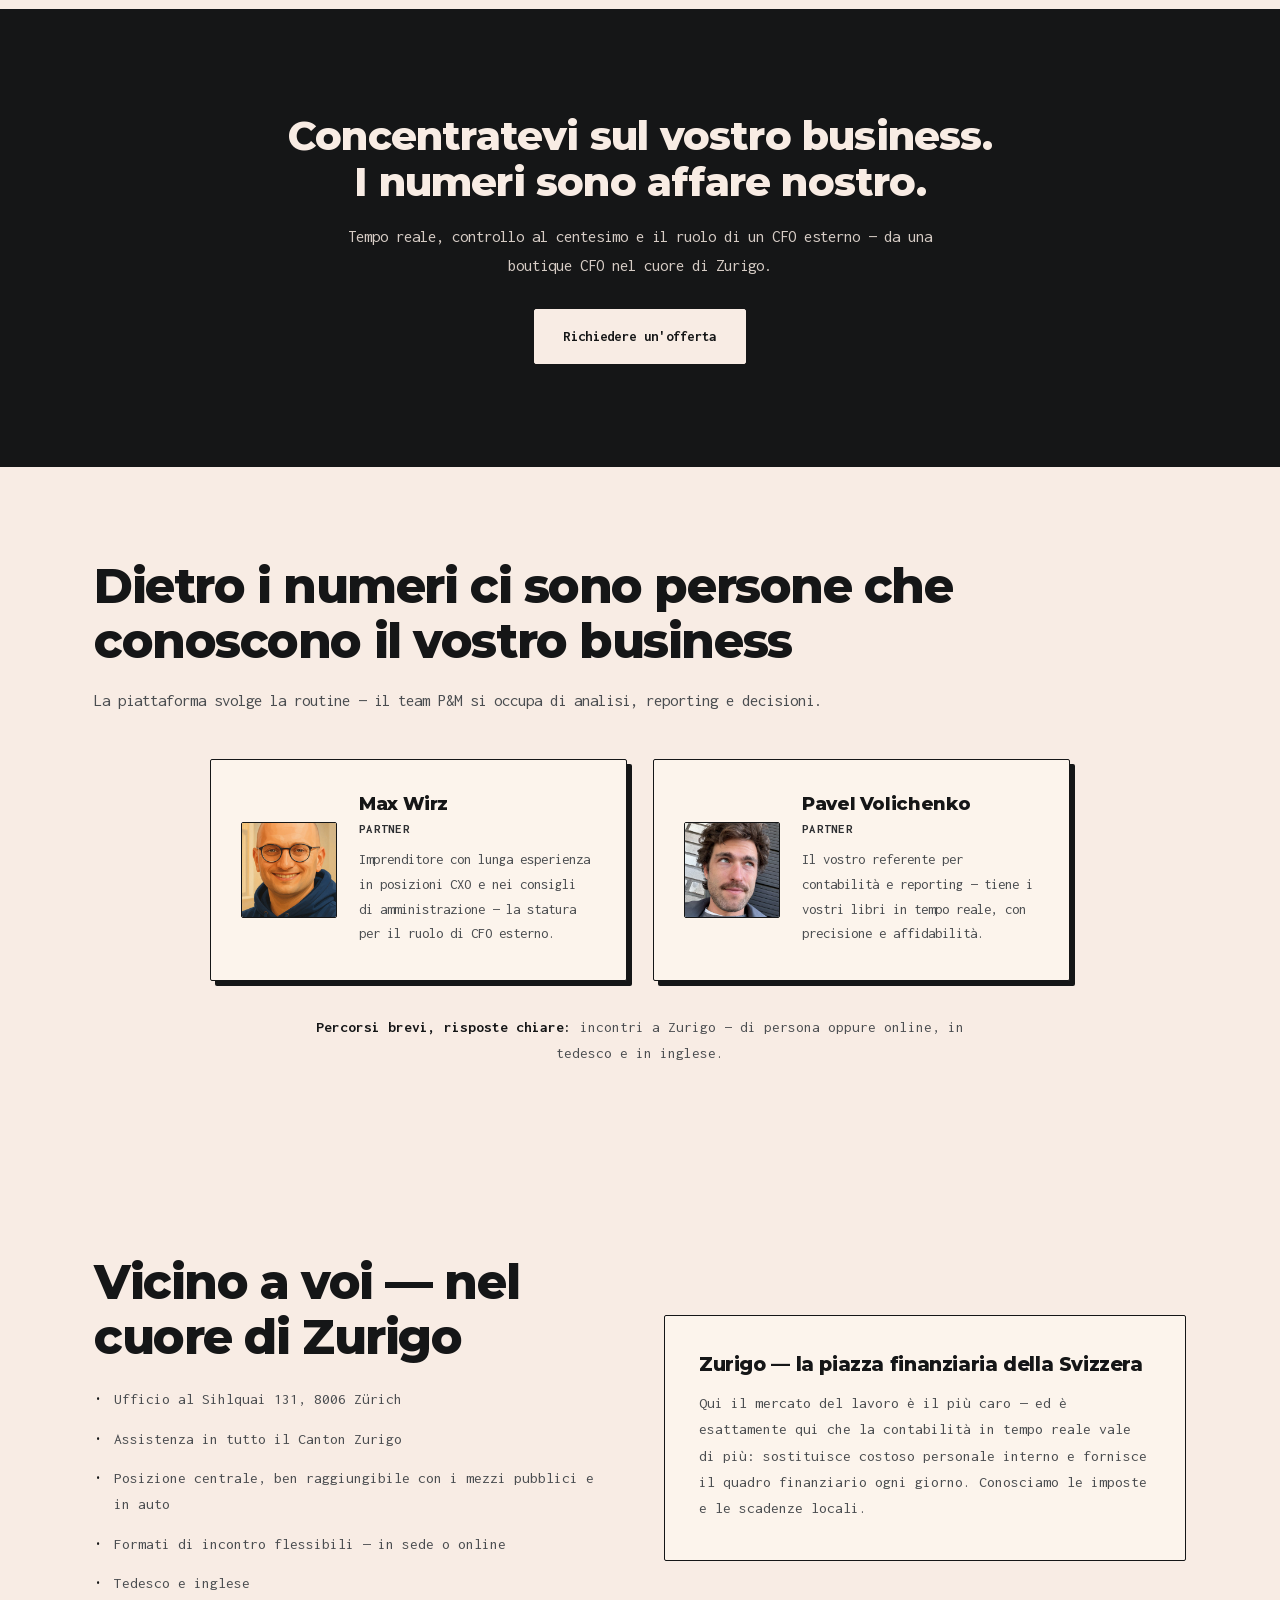
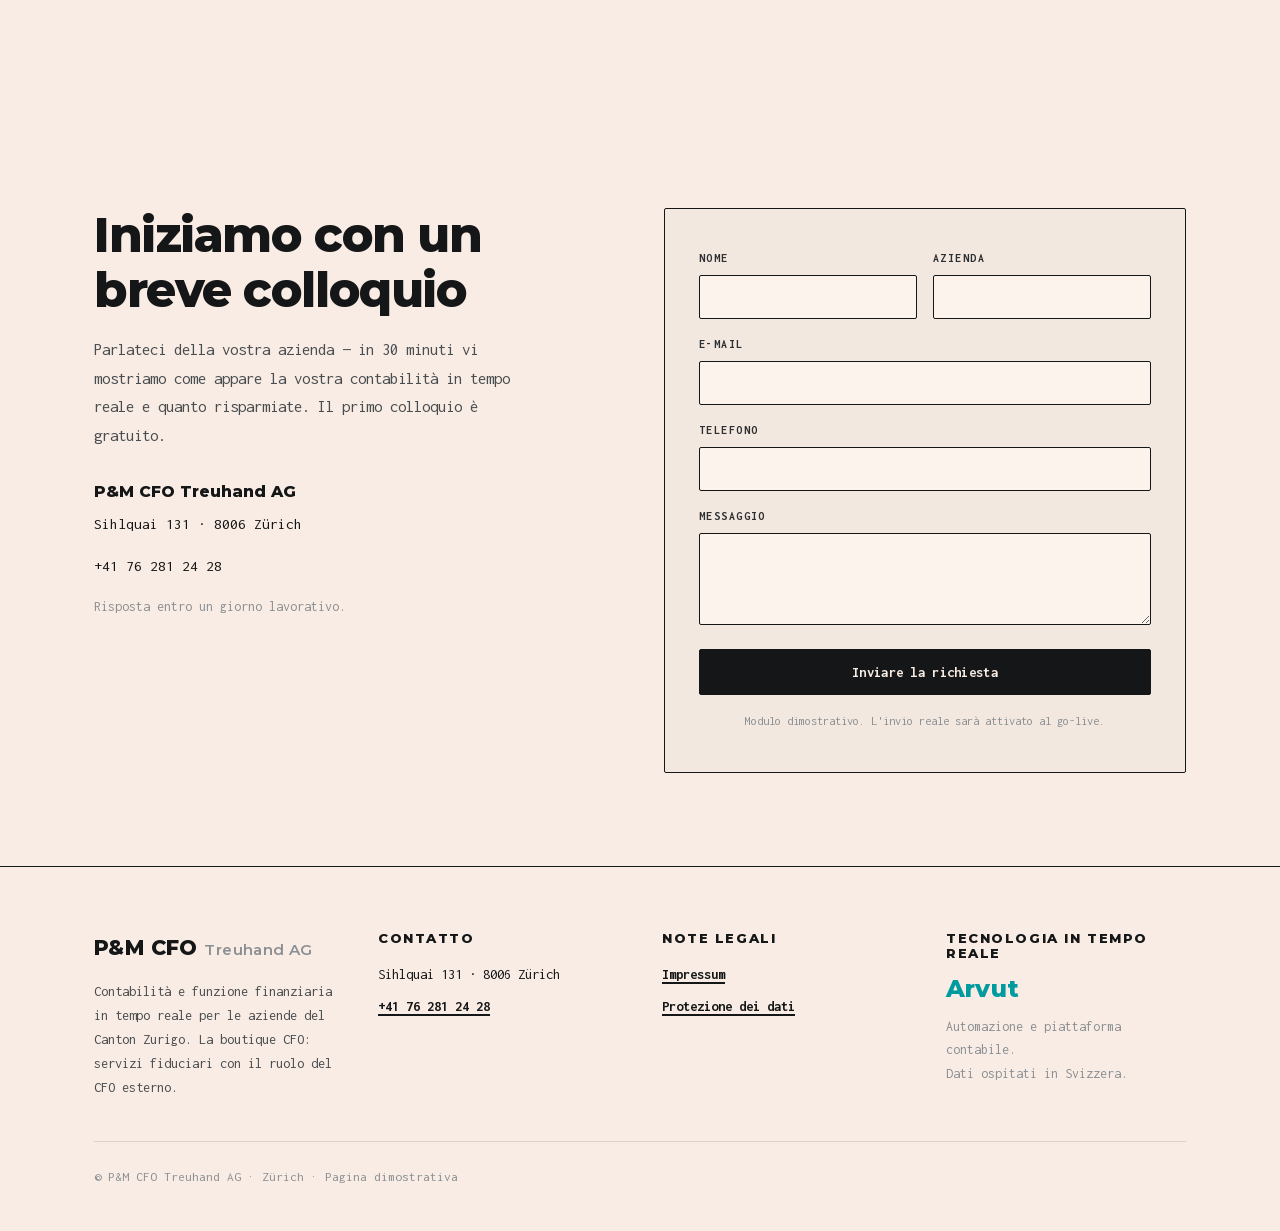
<file: it/index.html>
<!DOCTYPE html>
<html lang="it">
<head>
<meta charset="UTF-8">
<meta name="viewport" content="width=device-width, initial-scale=1.0">
<title>P&M CFO Treuhand — Il vostro CFO esterno e la contabilità in tempo reale, Zurigo</title>
<meta name="description" content="P&M CFO Treuhand AG assume la vostra contabilità e il ruolo di CFO esterno: bilancio, utile e IVA aperta ogni giorno sul vostro schermo — a un costo molto inferiore a un reparto interno. Una boutique CFO a Zurigo.">
<meta name="robots" content="noindex, nofollow">
<style>
@import url('../assets/fonts/fonts.css');
:root{
  --paper:#F8ECE4; --paper-2:#F3E8DF; --ink:#151617; --ink-2:#2D2F32;
  --body:#4A4D50; --muted:#8B8F93; --line:#DCD2C9; --white:#FCF4EC;
  --green:#009b9f; --gold:#d9a441; --radius:2px;
}
*{-webkit-font-smoothing:antialiased;box-sizing:border-box;}
html{scroll-behavior:smooth;}
a{text-decoration:none;color:inherit;}
img{display:block;max-width:100%;}
body{margin:0;font-family:'Inconsolata',ui-monospace,Menlo,monospace;color:var(--body);background:var(--paper);line-height:1.68;font-size:16.5px;font-weight:400;}
h1,h2,h3,h4{font-family:'Montserrat',-apple-system,Helvetica,Arial,sans-serif;color:var(--ink);font-weight:800;line-height:1.14;margin:0;letter-spacing:-.02em;}
.wrap{max-width:1140px;margin:0 auto;padding:0 24px;}
.eyebrow{font-family:'Inconsolata',monospace;text-transform:uppercase;letter-spacing:.22em;font-weight:700;font-size:.72rem;color:var(--ink-2);}
.eyebrow::before{content:"";display:inline-block;width:26px;height:2px;background:var(--ink);vertical-align:.22em;margin-right:12px;}
/* Sektionsüberschrift — links, gross, ohne Dekor (Qontrarian-Stil) */
.sec-head{text-align:left;max-width:none;margin:0 0 44px;}
.h-sec{font-size:clamp(2rem,4.2vw,3rem);letter-spacing:-.03em;}
.lead{font-size:1.06rem;color:var(--body);}
.inv{background:var(--ink);color:var(--paper);padding:.04em .28em;}
.btn{display:inline-block;font-family:'Inconsolata',monospace;font-weight:600;font-size:.92rem;letter-spacing:.02em;
  background:var(--ink);color:var(--paper);padding:14px 28px;border:1.5px solid var(--ink);border-radius:var(--radius);cursor:pointer;transition:.2s;}
.btn:hover{background:transparent;color:var(--ink);}
.btn-out{background:transparent;color:var(--ink);}
.btn-out:hover{background:var(--ink);color:var(--paper);}
.btn-light{background:var(--paper);color:var(--ink);border-color:var(--paper);}
.btn-light:hover{background:transparent;color:var(--paper);border-color:var(--paper);}
.btn-ghost{background:transparent;color:var(--paper);border-color:rgba(248,236,228,.5);}
.btn-ghost:hover{background:var(--paper);color:var(--ink);border-color:var(--paper);}
.nav-a{font-family:'Inconsolata',monospace;font-weight:500;font-size:.95rem;letter-spacing:.01em;color:var(--ink);transition:color .2s;border-bottom:2px solid transparent;}
.nav-a:hover{color:var(--ink);border-bottom-color:var(--ink);}
.link-u{color:var(--ink);font-weight:700;border-bottom:2px solid var(--ink);}
.card{position:relative;background:var(--white);border:1.5px solid var(--ink);border-radius:var(--radius);padding:34px 30px;box-shadow:5px 5px 0 var(--ink);transition:transform .25s,box-shadow .25s;}
.card:hover{transform:translate(-2px,-2px);box-shadow:8px 8px 0 var(--ink);}
.card-x{position:absolute;top:16px;right:16px;width:30px;height:30px;border:1.5px solid var(--ink);border-radius:6px;display:flex;align-items:center;justify-content:center;color:var(--ink);background:var(--paper);}
.card-x svg{width:15px;height:15px;}
.ico{width:52px;height:52px;border:1.5px solid var(--ink);border-radius:var(--radius);background:var(--paper);color:var(--ink);display:flex;align-items:center;justify-content:center;margin-bottom:20px;}
.ico svg{width:26px;height:26px;}
.card h3{font-size:1.14rem;margin-bottom:10px;}
.card p{font-size:.95rem;color:var(--body);}
input,textarea{font-family:'Inconsolata',monospace;width:100%;border:1.5px solid var(--ink);border-radius:var(--radius);padding:13px 15px;background:var(--white);color:var(--ink);font-size:.96rem;transition:box-shadow .2s;}
input:focus,textarea:focus{outline:none;box-shadow:3px 3px 0 var(--ink);}
label{display:block;font-size:.74rem;font-weight:700;letter-spacing:.12em;text-transform:uppercase;color:var(--ink-2);margin-bottom:6px;}
.reveal{opacity:0;transform:translateY(28px);transition:opacity .8s cubic-bezier(.16,1,.3,1),transform .8s cubic-bezier(.16,1,.3,1);will-change:opacity,transform;}
.reveal.in{opacity:1;transform:none;}
@media(prefers-reduced-motion:reduce){*{transition:none!important;animation:none!important;}.reveal{opacity:1;transform:none;}}
#toTop{position:fixed;right:22px;bottom:22px;z-index:60;width:46px;height:46px;background:var(--ink);color:var(--paper);border:none;border-radius:var(--radius);cursor:pointer;display:flex;align-items:center;justify-content:center;opacity:0;visibility:hidden;transform:translateY(12px);transition:.3s;}
#toTop.show{opacity:1;visibility:visible;transform:none;}
@media(max-width:900px){.hide-mob{display:none!important;}}
@media(max-width:900px){
  
  section,header,footer,main{overflow-x:clip}
}
@media(max-width:560px){.logo-wave{display:none;}}
@media(max-width:820px){.g2{grid-template-columns:1fr!important;gap:36px!important;}}
.lang-switch{display:flex;align-items:center;gap:10px;margin-left:6px;}.lang-switch a.lang{font-family:'Inconsolata',monospace;font-size:12px;font-weight:700;letter-spacing:.1em;text-transform:uppercase;color:var(--muted);}.lang-switch a.lang:hover{color:var(--ink);}.lang-switch a.lang.on{color:var(--ink);border-bottom:2px solid var(--ink);}
</style>
<style>

@media(max-width:560px){
  *{min-width:0}
  body{overflow-wrap:break-word;hyphens:auto}
  
  h1,h2{hyphens:manual}
  .g2{grid-template-columns:minmax(0,1fr)!important}
  .wrap{flex-wrap:wrap}
  header .wrap{height:auto!important;min-height:0}
  nav,.menu{flex-wrap:wrap}
}
</style>
</head>
<body>

<!-- ===== KOPFZEILE (Logo links, Menü rechts) — Qontrarian-Monochrom ===== -->
<header id="top" style="position:sticky;top:0;z-index:50;background:rgba(248,236,228,.95);backdrop-filter:saturate(160%) blur(10px);border-bottom:1.5px solid var(--ink);">
  <div class="wrap" style="height:78px;display:flex;align-items:center;justify-content:space-between;gap:20px;">
    <a href="#top" aria-label="P&M CFO Treuhand AG" style="display:flex;align-items:center;gap:15px;">
      <span style="font-family:'Montserrat',sans-serif;font-weight:800;font-size:1.5rem;color:var(--ink);letter-spacing:-.02em;line-height:1;">P&amp;M&nbsp;CFO</span>
      <img src="../assets/img/wave.png?v=1" class="logo-wave" alt="" aria-hidden="true" style="height:26px;width:auto;flex-shrink:0;">
    </a>
    <nav class="hide-mob" style="display:flex;align-items:center;gap:26px;">
      <a href="#leistungen" class="nav-a">Servizi</a>
      <a href="#preise" class="nav-a">Pacchetti</a>
      <a href="#ablauf" class="nav-a">Come funziona</a>
      <a href="#team" class="nav-a">Team</a>
      <a href="#region" class="nav-a">Regione</a>
    </nav>
    <span class="lang-switch"><a href="../de/" class="lang">DE</a><a href="../fr/" class="lang">FR</a><a href="../it/" class="lang on">IT</a><a href="../en/" class="lang">EN</a></span>
    <a href="#kontakt" class="btn btn-out" style="padding:11px 22px;font-size:.82rem;">Richiedere un'offerta</a>
  </div>
</header>

<!-- ===== HERO (dunkles Vollbild mit Netzwerk-Bild — Qontrarian-Stil) ===== -->
<section style="position:relative;background:#0b0b0d;color:var(--paper);overflow:hidden;">
  <img src="../assets/img/hero-bg.png?v=1" alt="" aria-hidden="true" style="position:absolute;inset:0;width:100%;height:100%;object-fit:cover;opacity:.9;">
  <div style="position:absolute;inset:0;background:linear-gradient(100deg,rgba(11,11,13,.92) 0%,rgba(11,11,13,.62) 55%,rgba(11,11,13,.35) 100%);"></div>
  <div class="wrap" style="position:relative;padding:118px 24px 112px;">
    <div class="reveal" style="max-width:860px;">
      <p class="eyebrow" style="margin-bottom:24px;color:rgba(248,236,228,.85);">P&M CFO Treuhand · Zurigo</p>
      <h1 style="font-size:clamp(2.3rem,5.2vw,3.7rem);line-height:1.07;margin-bottom:26px;color:#fff;">Le finanze della vostra azienda — in tempo reale</h1>
      <p style="font-size:1.14rem;color:rgba(248,236,228,.9);max-width:680px;margin-bottom:36px;">P&M CFO Treuhand assume la vostra contabilità e il ruolo del CFO esterno. Bilancio, utile e IVA aperta — ogni giorno sul vostro schermo, non una volta l'anno nel bilancio annuale.</p>
      <div style="display:flex;flex-wrap:wrap;gap:14px;">
        <a href="#kontakt" class="btn btn-light">Richiedere un'offerta</a>
        <a href="#preise" class="btn btn-ghost">Vedere i pacchetti</a>
      </div>
      <p style="margin:38px 0 0;font-size:.86rem;color:rgba(248,236,228,.62);border-top:1.5px solid rgba(248,236,228,.2);padding-top:20px;max-width:680px;">CFO è nel nostro nome — e nel nostro programma: contabilità, reporting e direzione finanziaria da un'unica fonte, per le aziende del Canton Zurigo.</p>
    </div>
  </div>
</section>

<!-- ===== WAS SICH ÄNDERT (Heute vs. Mit P&M) ===== -->
<section style="padding:96px 0;background:var(--paper);">
  <div class="wrap">
    <div class="reveal sec-head">
      <h2 class="h-sec">I vostri numeri solo una volta l'anno?<br>Appartiene al passato.</h2>
    </div>
    <div class="g2" style="display:grid;grid-template-columns:1fr 1fr;gap:26px;align-items:stretch;">
      <div class="reveal" style="background:var(--white);border:1.5px solid var(--ink);border-radius:var(--radius);padding:40px 36px;">
        <h3 style="font-size:1.2rem;margin-bottom:22px;">Oggi — contabilità interna</h3>
        <ul style="list-style:none;padding:0;margin:0;display:flex;flex-direction:column;gap:15px;">
          <li style="display:flex;gap:12px;"><span style="color:var(--muted);font-weight:700;">—</span>1–3 contabili assunti a Zurigo</li>
          <li style="display:flex;gap:12px;"><span style="color:var(--muted);font-weight:700;">—</span><span>Costo completo per collaboratore — da <b style="color:var(--ink);">CHF&nbsp;110'000</b> all'anno</span></li>
          <li style="display:flex;gap:12px;"><span style="color:var(--muted);font-weight:700;">—</span>Quadro finanziario una volta a trimestre o una volta l'anno</li>
          <li style="display:flex;gap:12px;"><span style="color:var(--muted);font-weight:700;">—</span>Rischi di personale: assenze, rotazione, vacanze</li>
        </ul>
      </div>
      <div class="reveal" style="background:var(--ink);color:var(--paper);border-radius:var(--radius);padding:40px 36px;">
        <h3 style="font-size:1.2rem;margin-bottom:22px;color:var(--paper);">Con P&M CFO Treuhand</h3>
        <ul style="list-style:none;padding:0;margin:0;display:flex;flex-direction:column;gap:15px;color:rgba(248,236,228,.92);">
          <li style="display:flex;gap:12px;"><svg width="20" height="20" viewBox="0 0 24 24" fill="none" stroke="#F8ECE4" stroke-width="2.6" stroke-linecap="round" stroke-linejoin="round" style="flex-shrink:0;margin-top:4px;"><path d="M5 12l4 4 10-10"/></svg>Bilancio, utile e IVA aperta — ogni giorno</li>
          <li style="display:flex;gap:12px;"><svg width="20" height="20" viewBox="0 0 24 24" fill="none" stroke="#F8ECE4" stroke-width="2.6" stroke-linecap="round" stroke-linejoin="round" style="flex-shrink:0;margin-top:4px;"><path d="M5 12l4 4 10-10"/></svg>Un CFO esterno concentrato sulle decisioni</li>
          <li style="display:flex;gap:12px;"><svg width="20" height="20" viewBox="0 0 24 24" fill="none" stroke="#F8ECE4" stroke-width="2.6" stroke-linecap="round" stroke-linejoin="round" style="flex-shrink:0;margin-top:4px;"><path d="M5 12l4 4 10-10"/></svg>Nettamente più conveniente del reparto interno</li>
          <li style="display:flex;gap:12px;"><svg width="20" height="20" viewBox="0 0 24 24" fill="none" stroke="#F8ECE4" stroke-width="2.6" stroke-linecap="round" stroke-linejoin="round" style="flex-shrink:0;margin-top:4px;"><path d="M5 12l4 4 10-10"/></svg>Scalabile — a qualsiasi volume di registrazioni, senza nuove assunzioni</li>
        </ul>
      </div>
    </div>
  </div>
</section>

<!-- ===== LEITSATZ (Positionierung — Kanon, wörtlich) ===== -->
<section style="padding:90px 0;background:var(--paper);">
  <div class="wrap reveal" style="max-width:880px;margin:0 auto;text-align:center;">
    <div style="font-family:'Montserrat',sans-serif;font-weight:800;font-size:3rem;color:var(--ink);line-height:1;margin-bottom:10px;">„</div>
    <p style="font-family:'Montserrat',sans-serif;font-weight:700;font-size:clamp(1.25rem,2.4vw,1.6rem);color:var(--ink);line-height:1.46;letter-spacing:-.01em;margin:0;">
      Un fiduciario tradizionale è il contabile condiviso delle PMI. Un fiduciario della rete Arvut è anche il loro <span class="inv">CFO esterno</span> — e non solo per le piccole imprese.
    </p>
  </div>
</section>

<!-- ===== LEISTUNGEN ===== -->
<section id="leistungen" style="padding:92px 0;background:var(--paper);">
  <div class="wrap">
    <div class="reveal sec-head">
      <h2 class="h-sec">Una funzione finanziaria a livello di gruppo</h2>
      <p class="lead" style="margin-top:18px;">Solvibilità e margine reale li vedete oggi — non solo nel bilancio di fine anno.</p>
    </div>
    <div style="display:grid;grid-template-columns:repeat(auto-fit,minmax(min(300px,100%),1fr));gap:22px;">
      <div class="card reveal">
        <div class="ico"><svg viewBox="0 0 24 24" fill="none" stroke="currentColor" stroke-width="1.7" stroke-linecap="round" stroke-linejoin="round"><circle cx="12" cy="12" r="9"/><path d="M12 6.5v5.5l3.5 2"/></svg></div>
        <h3>Contabilità in tempo reale</h3>
        <p>Tenuta giorno per giorno, non solo una volta a trimestre. Bilancio, conto economico, posizione IVA, debitori e creditori — sempre aggiornati.</p>
      </div>
      <div class="card reveal">
        <div class="ico"><svg viewBox="0 0 24 24" fill="none" stroke="currentColor" stroke-width="1.7" stroke-linecap="round" stroke-linejoin="round"><path d="M3 3v18h18"/><path d="M7 14l3.5-4 3 3 5.5-6.5"/></svg></div>
        <h3>CFO esterno (livello CFO)</h3>
        <p>Reporting direzionale, indicatori chiave e basi decisionali. Ricevete analisi e decisioni, non semplici tabelle.</p>
      </div>
      <div class="card reveal">
        <div class="ico"><svg viewBox="0 0 24 24" fill="none" stroke="currentColor" stroke-width="1.7" stroke-linecap="round" stroke-linejoin="round"><path d="M9 12l2 2 4-4"/><path d="M21 12c0 5-3.5 8-9 9-5.5-1-9-4-9-9V6l9-3 9 3z"/></svg></div>
        <h3>Chiusure secondo il CO</h3>
        <p>Bilanci annuali puliti, pronti per la revisione — incluso il coordinamento con il vostro ufficio di revisione.</p>
      </div>
      <div class="card reveal">
        <div class="ico"><svg viewBox="0 0 24 24" fill="none" stroke="currentColor" stroke-width="1.7" stroke-linecap="round" stroke-linejoin="round"><path d="M17 21v-2a4 4 0 0 0-4-4H6a4 4 0 0 0-4 4v2"/><circle cx="9.5" cy="7" r="4"/><path d="M23 21v-2a4 4 0 0 0-3-3.87"/></svg></div>
        <h3>Salari e personale</h3>
        <p>Contabilità salariale con centri di costo, assicurazioni sociali e imposta alla fonte — riconciliata al centesimo.</p>
      </div>
      <div class="card reveal">
        <div class="ico"><svg viewBox="0 0 24 24" fill="none" stroke="currentColor" stroke-width="1.7" stroke-linecap="round" stroke-linejoin="round"><rect x="3" y="4" width="18" height="13" rx="2"/><path d="M3 9h18M8 21h8M12 17v4"/></svg></div>
        <h3>Portale clienti 24/7</h3>
        <p>I vostri numeri in qualsiasi momento, su tutti i dispositivi, in un'area protetta sotto il marchio P&M.</p>
      </div>
      <div class="card reveal">
        <div class="ico"><svg viewBox="0 0 24 24" fill="none" stroke="currentColor" stroke-width="1.7" stroke-linecap="round" stroke-linejoin="round"><path d="M3 3v18h18"/><rect x="7" y="11" width="3" height="6"/><rect x="12" y="7" width="3" height="10"/><rect x="17" y="4" width="3" height="13"/></svg></div>
        <h3>Controlling e pianificazione finanziaria</h3>
        <p>Confronto budget-consuntivo, indicatori e forecast. Vedete dove guadagnate — e dove no.</p>
      </div>
    </div>
  </div>
</section>

<!-- ===== DARUM LOHNT ES SICH (Kennzahlen) ===== -->
<section style="padding:96px 0;background:var(--paper);">
  <div class="wrap">
    <div class="reveal sec-head">
      <h2 class="h-sec">La forza di un gruppo — senza il suo organico</h2>
    </div>
    <div style="display:grid;grid-template-columns:repeat(auto-fit,minmax(min(210px,100%),1fr));gap:22px;">
      <div class="reveal" style="background:var(--white);border:1.5px solid var(--ink);border-radius:var(--radius);padding:34px 26px;text-align:center;">
        <div style="font-family:'Montserrat',sans-serif;font-weight:800;font-size:1.9rem;color:var(--ink);letter-spacing:-.02em;">CHF 110'000+</div>
        <div style="margin-top:8px;font-size:.9rem;color:var(--body);">costo completo di un contabile interno a Zurigo, all'anno</div>
      </div>
      <div class="reveal" style="background:var(--white);border:1.5px solid var(--ink);border-radius:var(--radius);padding:34px 26px;text-align:center;">
        <div style="font-family:'Montserrat',sans-serif;font-weight:800;font-size:1.9rem;color:var(--ink);letter-spacing:-.02em;">fino al 70%</div>
        <div style="margin-top:8px;font-size:.9rem;color:var(--body);">di risparmio rispetto al reparto interno</div>
      </div>
      <div class="reveal" style="background:var(--white);border:1.5px solid var(--ink);border-radius:var(--radius);padding:34px 26px;text-align:center;">
        <div style="font-family:'Montserrat',sans-serif;font-weight:800;font-size:1.9rem;color:var(--ink);letter-spacing:-.02em;">24/7</div>
        <div style="margin-top:8px;font-size:.9rem;color:var(--body);">accesso ai vostri numeri, in qualsiasi momento</div>
      </div>
      <div class="reveal" style="background:var(--ink);border:1.5px solid var(--ink);border-radius:var(--radius);padding:34px 26px;text-align:center;">
        <div style="font-family:'Montserrat',sans-serif;font-weight:800;font-size:1.9rem;color:var(--paper);letter-spacing:-.02em;">ogni giorno</div>
        <div style="margin-top:8px;font-size:.9rem;color:rgba(248,236,228,.85);">i vostri libri vengono aggiornati — non una volta l'anno</div>
      </div>
    </div>
  </div>
</section>

<!-- ===== PREISE ===== -->
<section id="preise" style="padding:96px 0;background:var(--paper);">
  <div class="wrap">
    <div class="reveal sec-head">
      <h2 class="h-sec">Un prezzo equo — rispetto al personale interno</h2>
      <p class="lead" style="margin-top:18px;">Una contabilità interna non è solo lo stipendio. Con oneri sociali e posto di lavoro, un contabile a Zurigo costa oltre <b style="color:var(--ink);">CHF 110'000</b> all'anno — un team, diverse centinaia di migliaia. Con P&M ottenete di più — e pagate nettamente meno.</p>
    </div>
    <div style="display:grid;grid-template-columns:repeat(auto-fit,minmax(min(280px,100%),1fr));gap:24px;align-items:stretch;margin-top:44px;">
      <div class="reveal card" style="display:flex;flex-direction:column;">
        <span class="eyebrow">Real-Time Books</span>
        <p style="font-size:.86rem;margin:8px 0 0;color:var(--muted);">10–49 collaboratori</p>
        <div style="margin:20px 0;"><span style="font-family:'Montserrat',sans-serif;font-weight:800;font-size:1.7rem;color:var(--ink);">da CHF 18'000</span><span style="font-size:.85rem;color:var(--muted);"> / anno</span></div>
        <ul style="list-style:none;padding:0;margin:0;flex:1;display:flex;flex-direction:column;gap:10px;font-size:.93rem;color:var(--ink);">
          <li>· Contabilità in tempo reale + IVA</li><li>· Creditori / debitori</li><li>· Portale clienti sotto il marchio P&M</li><li>· Reporting regolare</li>
        </ul>
        <p style="margin:22px 0 0;padding-top:18px;border-top:1.5px solid var(--line);font-size:.86rem;color:var(--muted);">Apprezzato dalle aziende medie</p>
      </div>
      <div class="reveal" style="background:var(--ink);color:var(--paper);border:1.5px solid var(--ink);border-radius:var(--radius);padding:38px 30px;display:flex;flex-direction:column;position:relative;">
        <span style="position:absolute;top:18px;right:18px;font-family:'Inconsolata',monospace;font-weight:700;font-size:.62rem;letter-spacing:.12em;text-transform:uppercase;background:var(--paper);color:var(--ink);padding:5px 11px;border-radius:var(--radius);">Il più scelto</span>
        <span class="eyebrow" style="color:var(--paper);">Finance Partner</span>
        <p style="font-size:.86rem;margin:8px 0 0;color:rgba(248,236,228,.7);">50–249 collaboratori</p>
        <div style="margin:20px 0;"><span style="font-family:'Montserrat',sans-serif;font-weight:800;font-size:1.7rem;color:var(--paper);">da CHF 36'000</span><span style="font-size:.85rem;color:rgba(248,236,228,.7);"> / anno</span></div>
        <ul style="list-style:none;padding:0;margin:0;flex:1;display:flex;flex-direction:column;gap:10px;font-size:.93rem;color:rgba(248,236,228,.92);">
          <li>· Tutto di Real-Time Books</li><li>· Reporting direzionale mensile</li><li>· Multivaluta EUR/CHF</li><li>· Incontri trimestrali</li>
        </ul>
        <p style="margin:22px 0 0;padding-top:18px;border-top:1.5px solid rgba(248,236,228,.25);font-size:.86rem;color:rgba(248,236,228,.8);">Nettamente più conveniente di un team interno</p>
      </div>
      <div class="reveal card" style="display:flex;flex-direction:column;">
        <span class="eyebrow">Virtual CFO</span>
        <p style="font-size:.86rem;margin:8px 0 0;color:var(--muted);">Grandi aziende · gruppi · imprese familiari</p>
        <div style="margin:20px 0;"><span style="font-family:'Montserrat',sans-serif;font-weight:800;font-size:1.7rem;color:var(--ink);">da CHF 60'000</span><span style="font-size:.85rem;color:var(--muted);"> / anno</span></div>
        <ul style="list-style:none;padding:0;margin:0;flex:1;display:flex;flex-direction:column;gap:10px;font-size:.93rem;color:var(--ink);">
          <li>· Tutto di Finance Partner</li><li>· Consolidamento e budgeting</li><li>· CFO esterno</li><li>· Pianificazione fiscale e finanziaria</li>
        </ul>
        <p style="margin:22px 0 0;padding-top:18px;border-top:1.5px solid var(--line);font-size:.86rem;color:var(--muted);">Più conveniente del personale interno, direttore finanziario compreso</p>
      </div>
    </div>
    <p class="reveal" style="text-align:center;font-size:.92rem;color:var(--muted);margin-top:30px;max-width:820px;margin-left:auto;margin-right:auto;">Il prezzo esatto viene definito dopo una breve analisi — dipende dal volume di registrazioni e dal numero di società. Si può iniziare con una fase pilota di tre mesi a <b style="color:var(--ink);">CHF 1'000 per mandato</b> (accreditata in caso di prosecuzione). <a href="#kontakt" class="link-u">Richiedere un'offerta</a>.</p>
  </div>
</section>

<!-- ===== ARBEITSWEISE ===== -->
<section id="ablauf" style="padding:96px 0;background:var(--paper);">
  <div class="wrap">
    <div class="reveal sec-head">
      <h2 class="h-sec">Tre passi verso finanze in tempo reale</h2>
    </div>
    <div style="display:grid;grid-template-columns:repeat(auto-fit,minmax(min(270px,100%),1fr));gap:28px;">
      <div class="reveal" style="text-align:center;"><div style="width:56px;height:56px;background:var(--ink);color:var(--paper);border-radius:var(--radius);font-family:'Montserrat',sans-serif;font-weight:800;font-size:1.3rem;display:flex;align-items:center;justify-content:center;margin:0 auto 22px;">1</div><h3 style="font-size:1.16rem;margin-bottom:11px;">Conoscenza e analisi</h3><p style="font-size:.95rem;">Un colloquio di 30 minuti; vi mostriamo il portale con un esempio del vostro settore.</p></div>
      <div class="reveal" style="text-align:center;"><div style="width:56px;height:56px;background:var(--ink);color:var(--paper);border-radius:var(--radius);font-family:'Montserrat',sans-serif;font-weight:800;font-size:1.3rem;display:flex;align-items:center;justify-content:center;margin:0 auto 22px;">2</div><h3 style="font-size:1.16rem;margin-bottom:11px;">Transizione</h3><p style="font-size:.95rem;">Di norma 2–4 settimane, senza interrompere la vostra attività.</p></div>
      <div class="reveal" style="text-align:center;"><div style="width:56px;height:56px;background:var(--ink);color:var(--paper);border-radius:var(--radius);font-family:'Montserrat',sans-serif;font-weight:800;font-size:1.3rem;display:flex;align-items:center;justify-content:center;margin:0 auto 22px;">3</div><h3 style="font-size:1.16rem;margin-bottom:11px;">Lavoro in tempo reale</h3><p style="font-size:.95rem;">Aggiornamenti quotidiani, incontri mensili con il vostro referente di P&M.</p></div>
    </div>
  </div>
</section>

<!-- ===== AKZENT-BANNER (monochrom, invertiert) ===== -->
<section style="padding:104px 0;background:var(--ink);">
  <div class="wrap reveal" style="text-align:center;max-width:800px;">
    <h2 style="color:var(--paper);font-size:clamp(1.75rem,3.6vw,2.5rem);margin-bottom:18px;">Concentratevi sul vostro business.<br>I numeri sono affare nostro.</h2>
    <p style="color:rgba(248,236,228,.85);font-size:1.06rem;max-width:640px;margin:0 auto 30px;">Tempo reale, controllo al centesimo e il ruolo di un CFO esterno — da una boutique CFO nel cuore di Zurigo.</p>
    <a href="#kontakt" class="btn btn-light">Richiedere un'offerta</a>
  </div>
</section>

<!-- ===== IHR FINANZTEAM ===== -->
<section id="team" style="padding:92px 0;background:var(--paper);">
  <div class="wrap">
    <div class="reveal sec-head">
      <h2 class="h-sec">Dietro i numeri ci sono persone che conoscono il vostro business</h2>
      <p class="lead" style="margin-top:18px;">La piattaforma svolge la routine — il team P&M si occupa di analisi, reporting e decisioni.</p>
    </div>
    <div class="g2" style="display:grid;grid-template-columns:1fr 1fr;gap:26px;max-width:860px;margin:0 auto;">
      <div class="reveal card" style="display:flex;gap:22px;align-items:center;">
        <img src="../assets/img/max-wirz.jpg?v=1" alt="Max Wirz" style="width:96px;height:96px;border-radius:var(--radius);object-fit:cover;flex-shrink:0;border:1.5px solid var(--ink);">
        <div>
          <h3 style="font-size:1.14rem;margin-bottom:3px;">Max Wirz</h3>
          <p style="margin:0 0 8px;font-size:.8rem;font-weight:700;letter-spacing:.1em;text-transform:uppercase;color:var(--ink-2);">Partner</p>
          <p style="margin:0;font-size:.92rem;">Imprenditore con lunga esperienza in posizioni CXO e nei consigli di amministrazione — la statura per il ruolo di CFO esterno.</p>
        </div>
      </div>
      <div class="reveal card" style="display:flex;gap:22px;align-items:center;">
        <img src="../assets/img/pavel-volichenko.jpg?v=1" alt="Pavel Volichenko" style="width:96px;height:96px;border-radius:var(--radius);object-fit:cover;flex-shrink:0;border:1.5px solid var(--ink);">
        <div>
          <h3 style="font-size:1.14rem;margin-bottom:3px;">Pavel Volichenko</h3>
          <p style="margin:0 0 8px;font-size:.8rem;font-weight:700;letter-spacing:.1em;text-transform:uppercase;color:var(--ink-2);">Partner</p>
          <p style="margin:0;font-size:.92rem;">Il vostro referente per contabilità e reporting — tiene i vostri libri in tempo reale, con precisione e affidabilità.</p>
        </div>
      </div>
    </div>
    <p class="reveal" style="text-align:center;max-width:680px;margin:34px auto 0;font-size:.96rem;color:var(--body);"><b style="color:var(--ink);">Percorsi brevi, risposte chiare:</b> incontri a Zurigo — di persona oppure online, in tedesco e in inglese.</p>
  </div>
</section>

<!-- ===== REGION ===== -->
<section id="region" style="padding:96px 0;background:var(--paper);">
  <div class="wrap g2" style="display:grid;grid-template-columns:1fr 1fr;gap:48px;align-items:center;">
    <div class="reveal">
      <h2 class="h-sec" style="margin-bottom:22px;">Vicino a voi — nel cuore di Zurigo</h2>
      <ul style="list-style:none;padding:0;margin:0 0 24px;display:flex;flex-direction:column;gap:13px;font-size:.98rem;">
        <li style="display:flex;gap:12px;"><span style="color:var(--ink);font-weight:700;">·</span>Ufficio al Sihlquai 131, 8006 Zürich</li>
        <li style="display:flex;gap:12px;"><span style="color:var(--ink);font-weight:700;">·</span>Assistenza in tutto il Canton Zurigo</li>
        <li style="display:flex;gap:12px;"><span style="color:var(--ink);font-weight:700;">·</span>Posizione centrale, ben raggiungibile con i mezzi pubblici e in auto</li>
        <li style="display:flex;gap:12px;"><span style="color:var(--ink);font-weight:700;">·</span>Formati di incontro flessibili — in sede o online</li>
        <li style="display:flex;gap:12px;"><span style="color:var(--ink);font-weight:700;">·</span>Tedesco e inglese</li>
      </ul>
    </div>
    <div class="reveal" style="background:var(--white);border:1.5px solid var(--ink);border-radius:var(--radius);padding:38px 34px;">
      <h3 style="font-size:1.2rem;margin-bottom:14px;">Zurigo — la piazza finanziaria della Svizzera</h3>
      <p style="font-size:.98rem;color:var(--body);margin:0;">Qui il mercato del lavoro è il più caro — ed è esattamente qui che la contabilità in tempo reale vale di più: sostituisce costoso personale interno e fornisce il quadro finanziario ogni giorno. Conosciamo le imposte e le scadenze locali.</p>
    </div>
  </div>
</section>

<!-- ===== KONTAKT ===== -->
<section id="kontakt" style="padding:92px 0;background:var(--paper);">
  <div class="wrap g2" style="display:grid;grid-template-columns:1fr 1fr;gap:48px;">
    <div class="reveal">
      <h2 class="h-sec" style="margin-bottom:18px;">Iniziamo con un breve colloquio</h2>
      <p class="lead" style="max-width:460px;margin-bottom:30px;">Parlateci della vostra azienda — in 30 minuti vi mostriamo come appare la vostra contabilità in tempo reale e quanto risparmiate. Il primo colloquio è gratuito.</p>
      <div style="display:flex;flex-direction:column;gap:16px;font-size:.98rem;">
        <div>
          <div style="font-family:'Montserrat',sans-serif;font-weight:800;color:var(--ink);margin-bottom:5px;">P&M CFO Treuhand AG</div>
          <p style="color:var(--ink);margin:0;">Sihlquai 131 · 8006 Zürich</p>
        </div>
        <div style="color:var(--ink);">
          <p style="margin:0;">+41 76 281 24 28</p>
        </div>
        <div style="font-size:.88rem;color:var(--muted);">Risposta entro un giorno lavorativo.</div>
      </div>
    </div>
    <div class="reveal" style="background:var(--paper-2);border:1.5px solid var(--ink);border-radius:var(--radius);padding:40px 34px;">
      <form onsubmit="return false" style="display:flex;flex-direction:column;gap:16px;">
        <div style="display:grid;grid-template-columns:1fr 1fr;gap:16px;">
          <div><label>Nome</label><input type="text"></div>
          <div><label>Azienda</label><input type="text"></div>
        </div>
        <div><label>E-mail</label><input type="email"></div>
        <div><label>Telefono</label><input type="tel"></div>
        <div><label>Messaggio</label><textarea rows="4"></textarea></div>
        <button class="btn" style="width:100%;">Inviare la richiesta</button>
        <p style="text-align:center;font-size:.78rem;color:var(--muted);margin:0;">Modulo dimostrativo. L'invio reale sarà attivato al go-live.</p>
      </form>
    </div>
  </div>
</section>

<!-- ===== FUSSZEILE (hell — Qontrarian-Stil) ===== -->
<footer style="background:var(--paper);color:var(--body);padding:64px 0 30px;border-top:1.5px solid var(--ink);">
  <div class="wrap">
    <div style="display:grid;grid-template-columns:repeat(auto-fit,minmax(min(220px,100%),1fr));gap:44px;padding-bottom:40px;border-bottom:1px solid var(--line);">
      <div>
        <div style="font-family:'Montserrat',sans-serif;font-weight:800;font-size:1.3rem;color:var(--ink);margin-bottom:14px;letter-spacing:.02em;">P&M CFO <span style="font-weight:600;color:var(--muted);font-size:.95rem;">Treuhand AG</span></div>
        <p style="font-size:.9rem;color:var(--body);margin:0;">Contabilità e funzione finanziaria in tempo reale per le aziende del Canton Zurigo. La boutique CFO: servizi fiduciari con il ruolo del CFO esterno.</p>
      </div>
      <div style="font-size:.92rem;">
        <h4 style="color:var(--ink);font-size:.82rem;letter-spacing:.12em;text-transform:uppercase;margin-bottom:16px;">Contatto</h4>
        <p style="margin:0 0 8px;color:var(--ink);">Sihlquai 131 · 8006 Zürich</p>
        <p style="margin:0 0 8px;"><a href="tel:+41762812428" class="link-u">+41 76 281 24 28</a></p>
      </div>
      <div style="font-size:.92rem;">
        <h4 style="color:var(--ink);font-size:.82rem;letter-spacing:.12em;text-transform:uppercase;margin-bottom:16px;">Note legali</h4>
        <p style="margin:0 0 8px;"><a href="#" class="link-u">Impressum</a></p>
        <p style="margin:0 0 8px;"><a href="#" class="link-u">Protezione dei dati</a></p>
      </div>
      <div>
        <h4 style="color:var(--ink);font-size:.82rem;letter-spacing:.12em;text-transform:uppercase;margin-bottom:16px;">Tecnologia in tempo reale</h4>
        <a href="https://arvut.ch" target="_blank" rel="noopener" style="font-family:'Montserrat',sans-serif;color:var(--green);font-weight:800;font-size:1.5rem;letter-spacing:.01em;display:inline-block;line-height:1;">Arvut</a>
        <p style="font-size:.86rem;color:var(--muted);margin-top:10px;">Automazione e piattaforma contabile.<br>Dati ospitati in Svizzera.</p>
      </div>
    </div>
    <p style="font-size:.83rem;color:var(--muted);margin-top:24px;">© P&M CFO Treuhand AG · Zürich · Pagina dimostrativa</p>
  </div>
</footer>

<button id="toTop" aria-label="Nach oben"><svg width="20" height="20" viewBox="0 0 24 24" fill="none" stroke="currentColor" stroke-width="2.4" stroke-linecap="round" stroke-linejoin="round"><path d="M12 19V5M5 12l7-7 7 7"/></svg></button>

<script>
addEventListener('scroll',()=>{document.getElementById('toTop').classList.toggle('show',scrollY>600);},{passive:true});
if('IntersectionObserver' in window){
  const io=new IntersectionObserver((es)=>{es.forEach(e=>{if(!e.isIntersecting)return;const el=e.target;const sibs=[...el.parentElement.children].filter(c=>c.classList.contains('reveal'));const idx=Math.max(0,sibs.indexOf(el));el.style.transitionDelay=(idx*0.08)+'s';el.classList.add('in');io.unobserve(el);setTimeout(()=>{el.style.transitionDelay='';},900+idx*80);})},{threshold:.12});
  document.querySelectorAll('.reveal').forEach(el=>io.observe(el));
  addEventListener('load',()=>setTimeout(()=>document.querySelectorAll('.reveal:not(.in)').forEach(el=>{if(el.getBoundingClientRect().top<innerHeight)el.classList.add('in');}),2200));
}else{document.querySelectorAll('.reveal').forEach(el=>el.classList.add('in'));}
document.querySelectorAll('a[href="#top"]').forEach(a=>a.addEventListener('click',e=>{e.preventDefault();window.scrollTo({top:0,behavior:'smooth'});}));
document.getElementById('toTop').addEventListener('click',()=>window.scrollTo({top:0,behavior:'smooth'}));
</script>
</body>
</html>
</file>
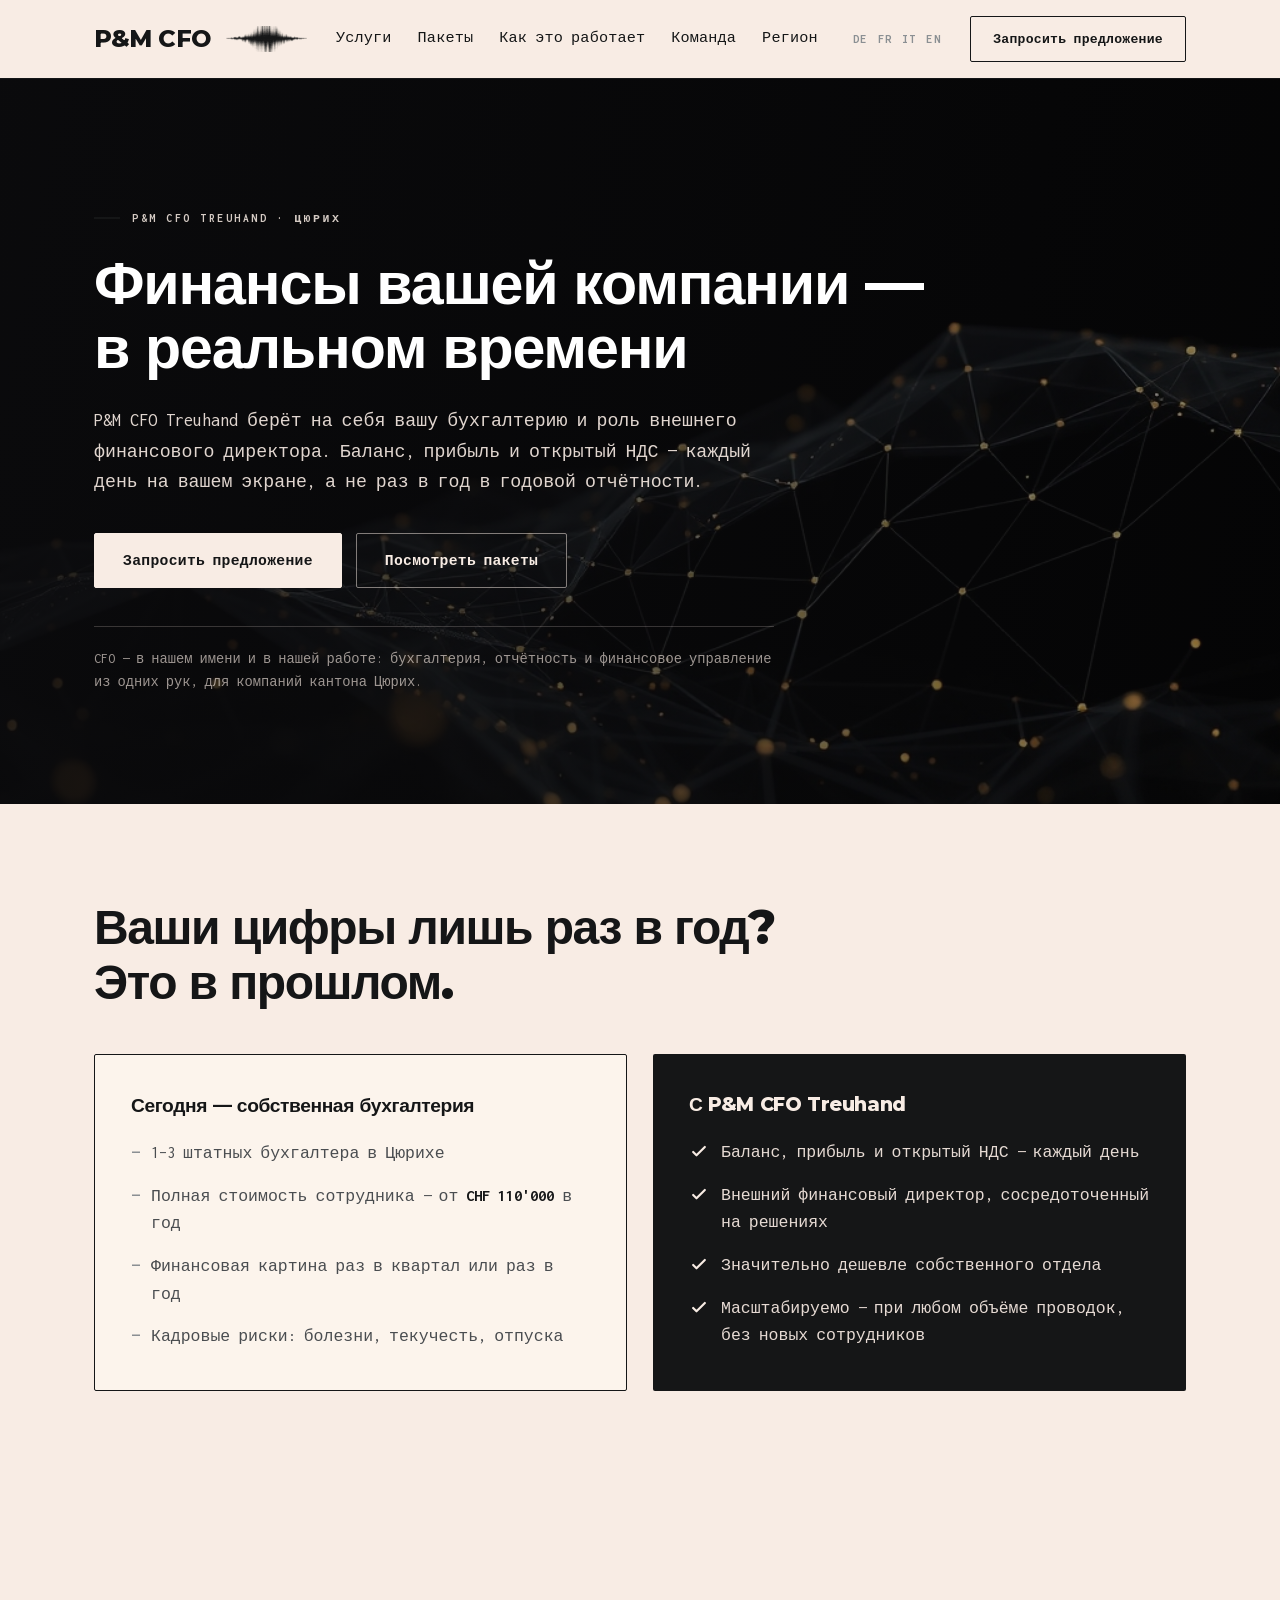
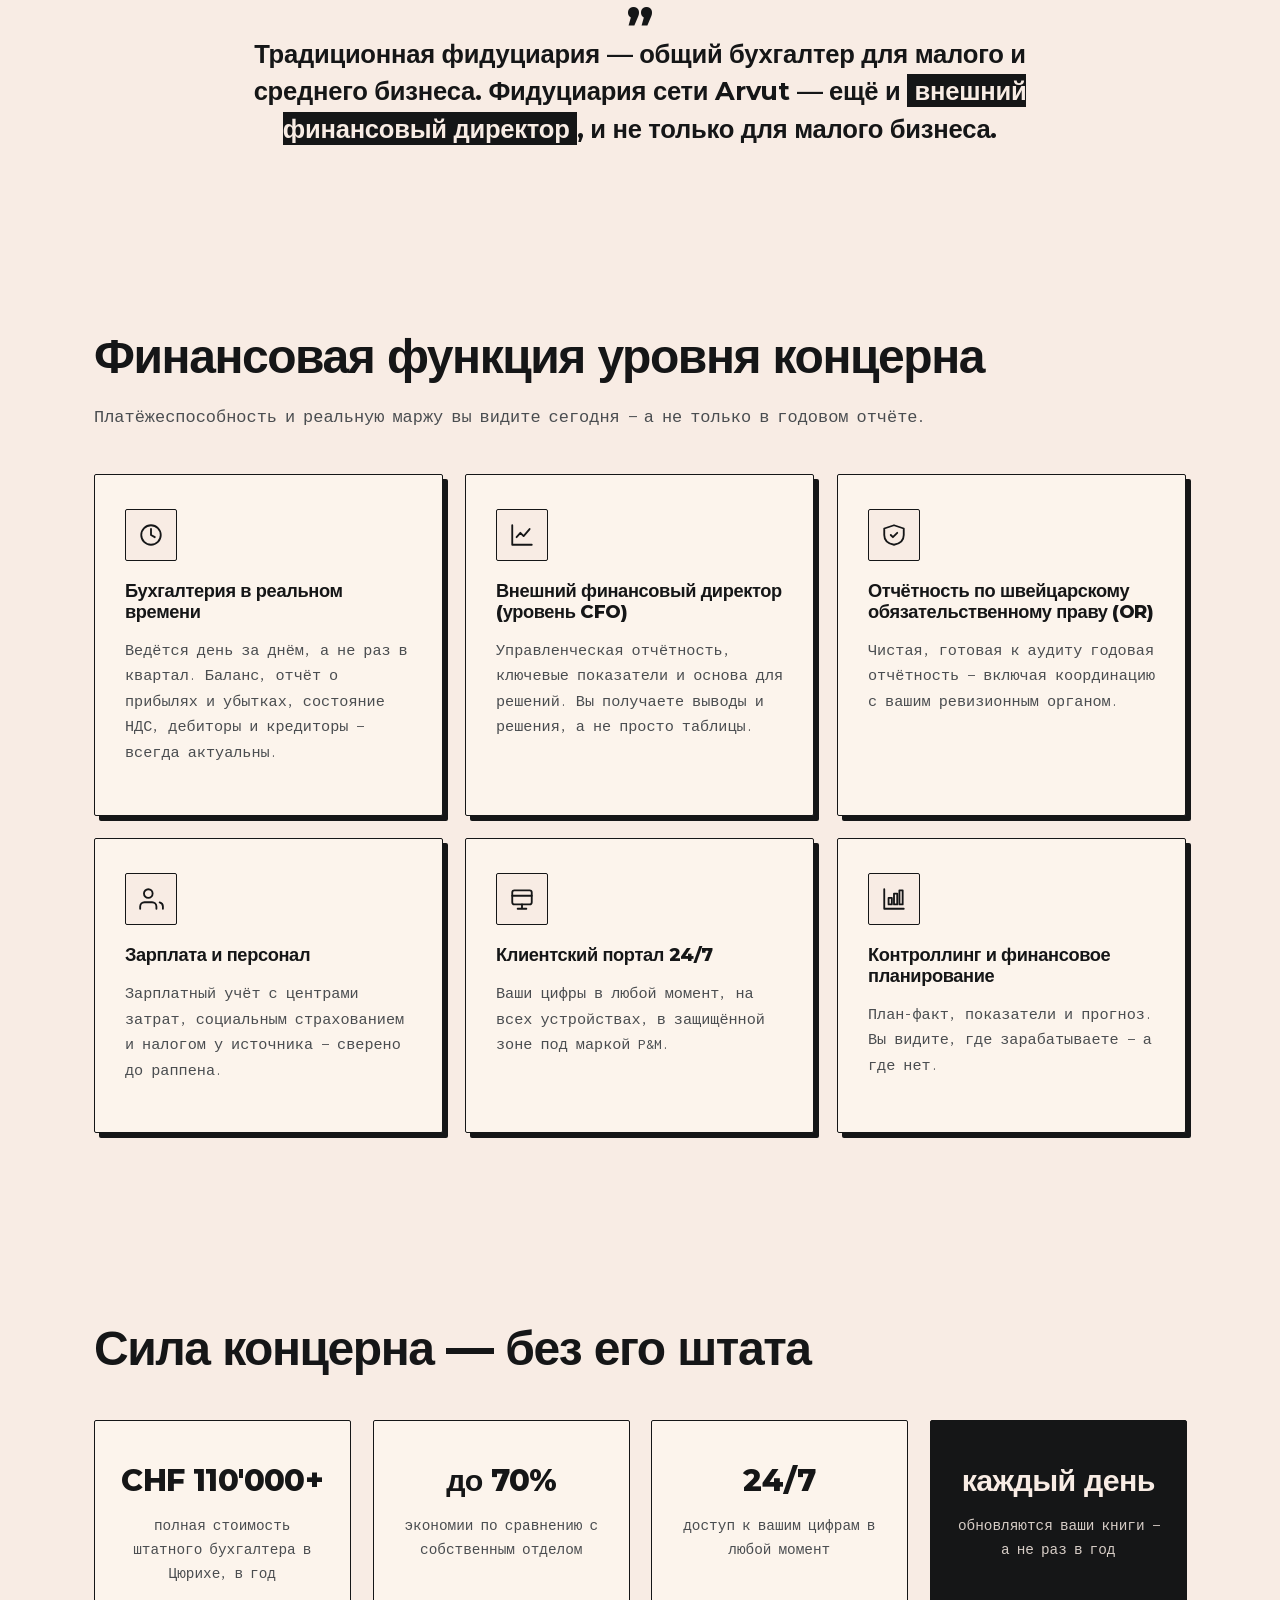
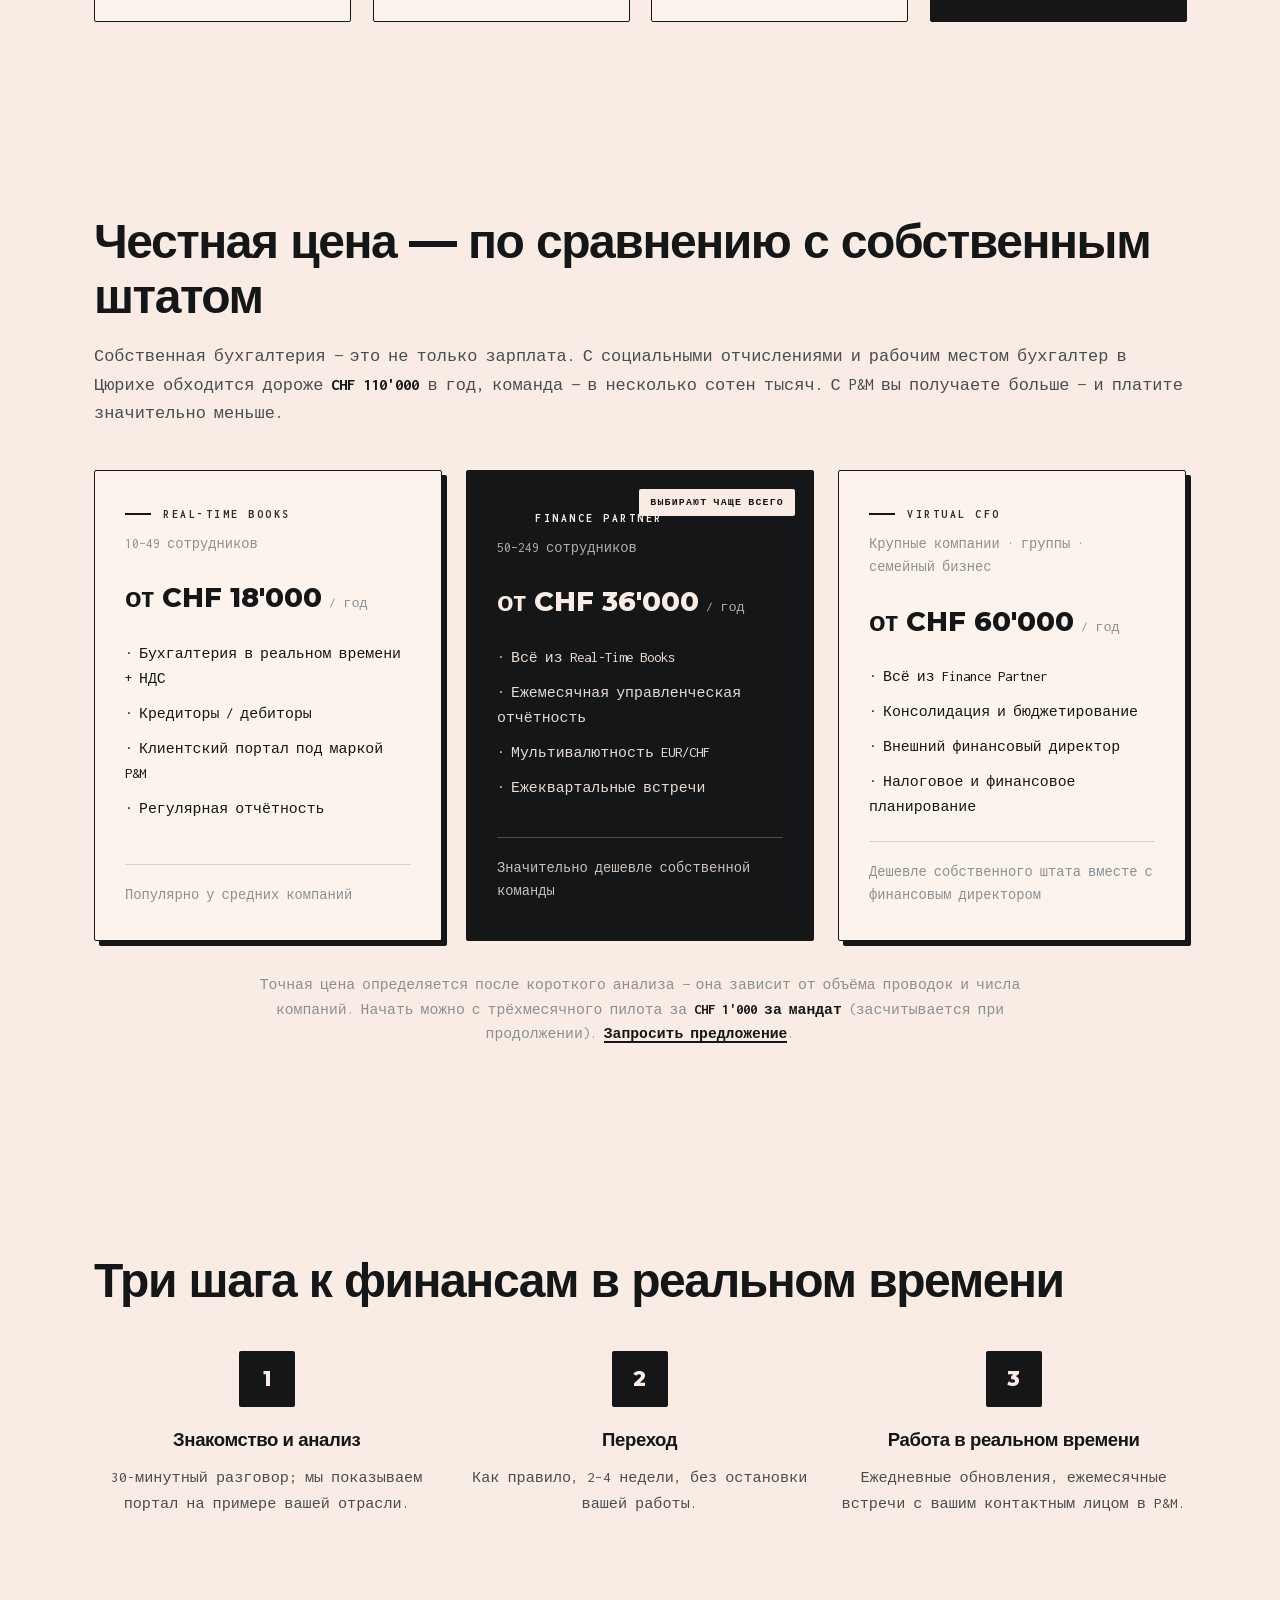
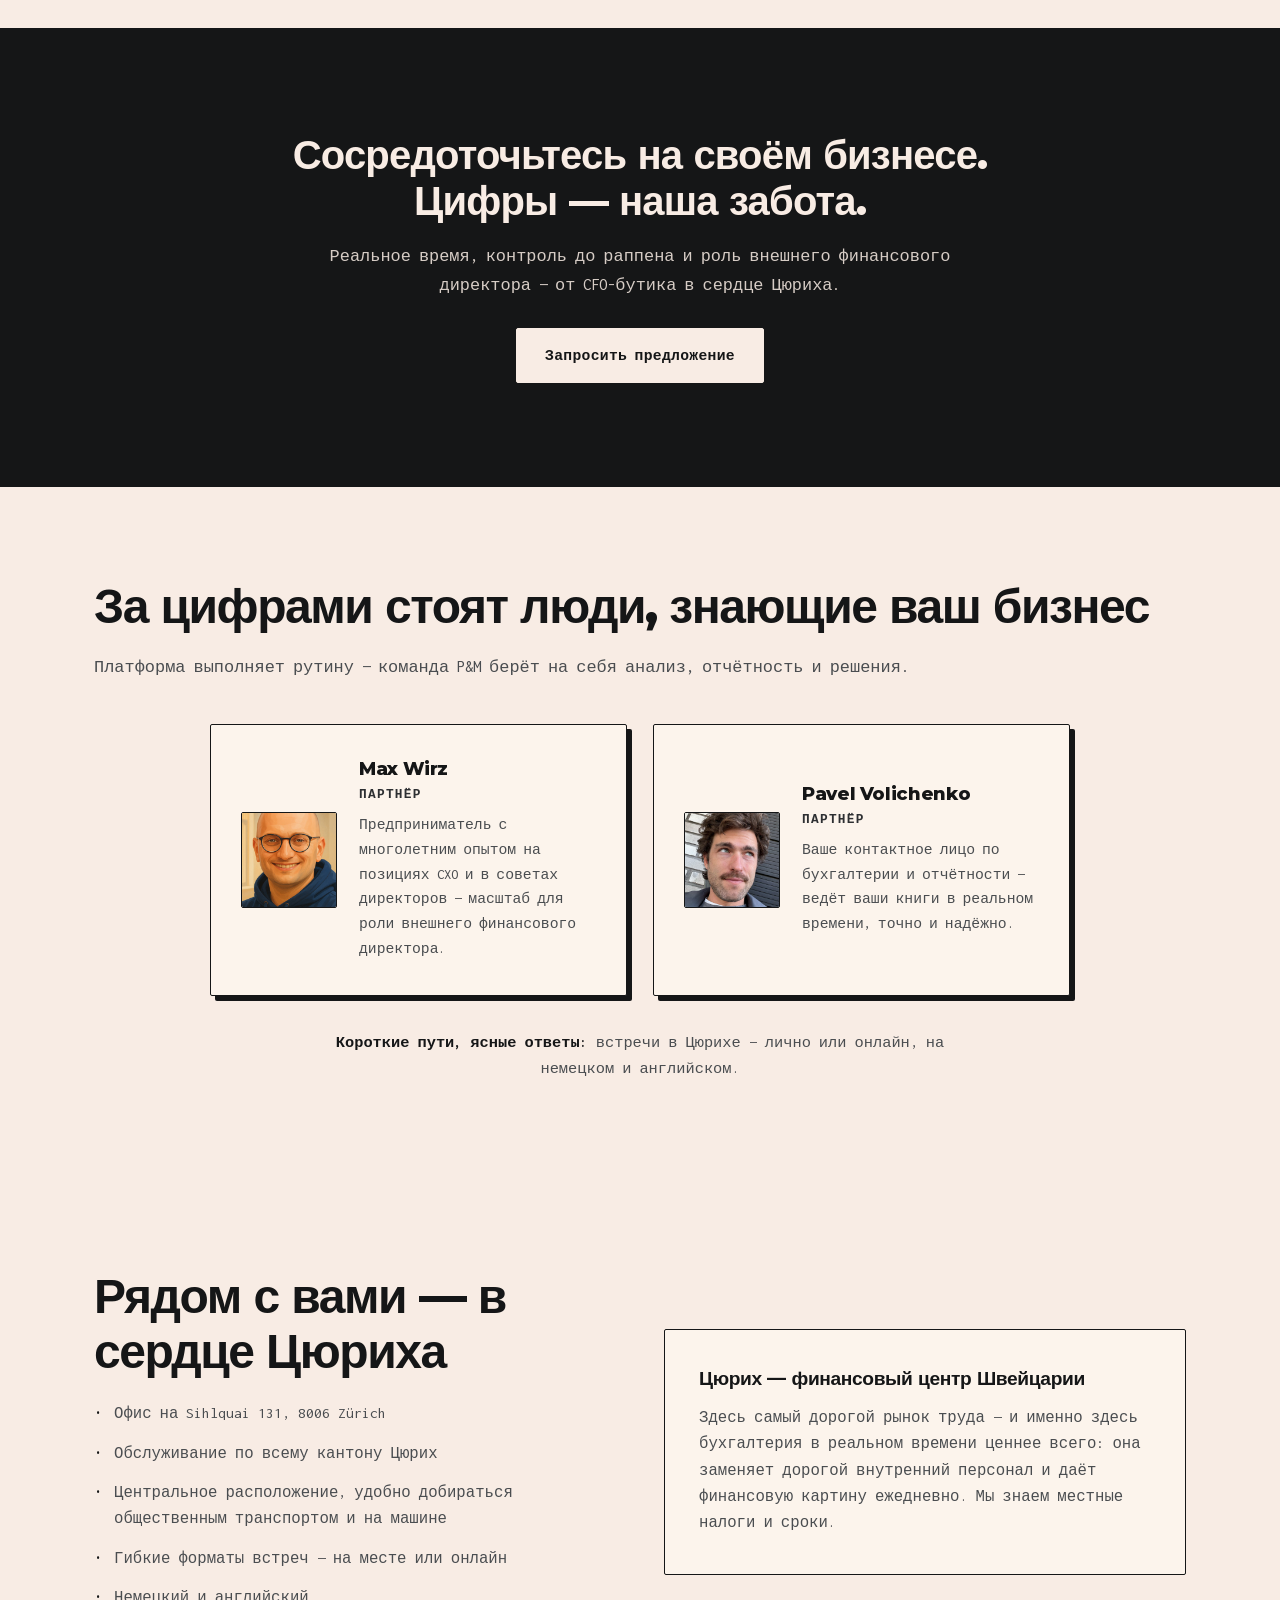
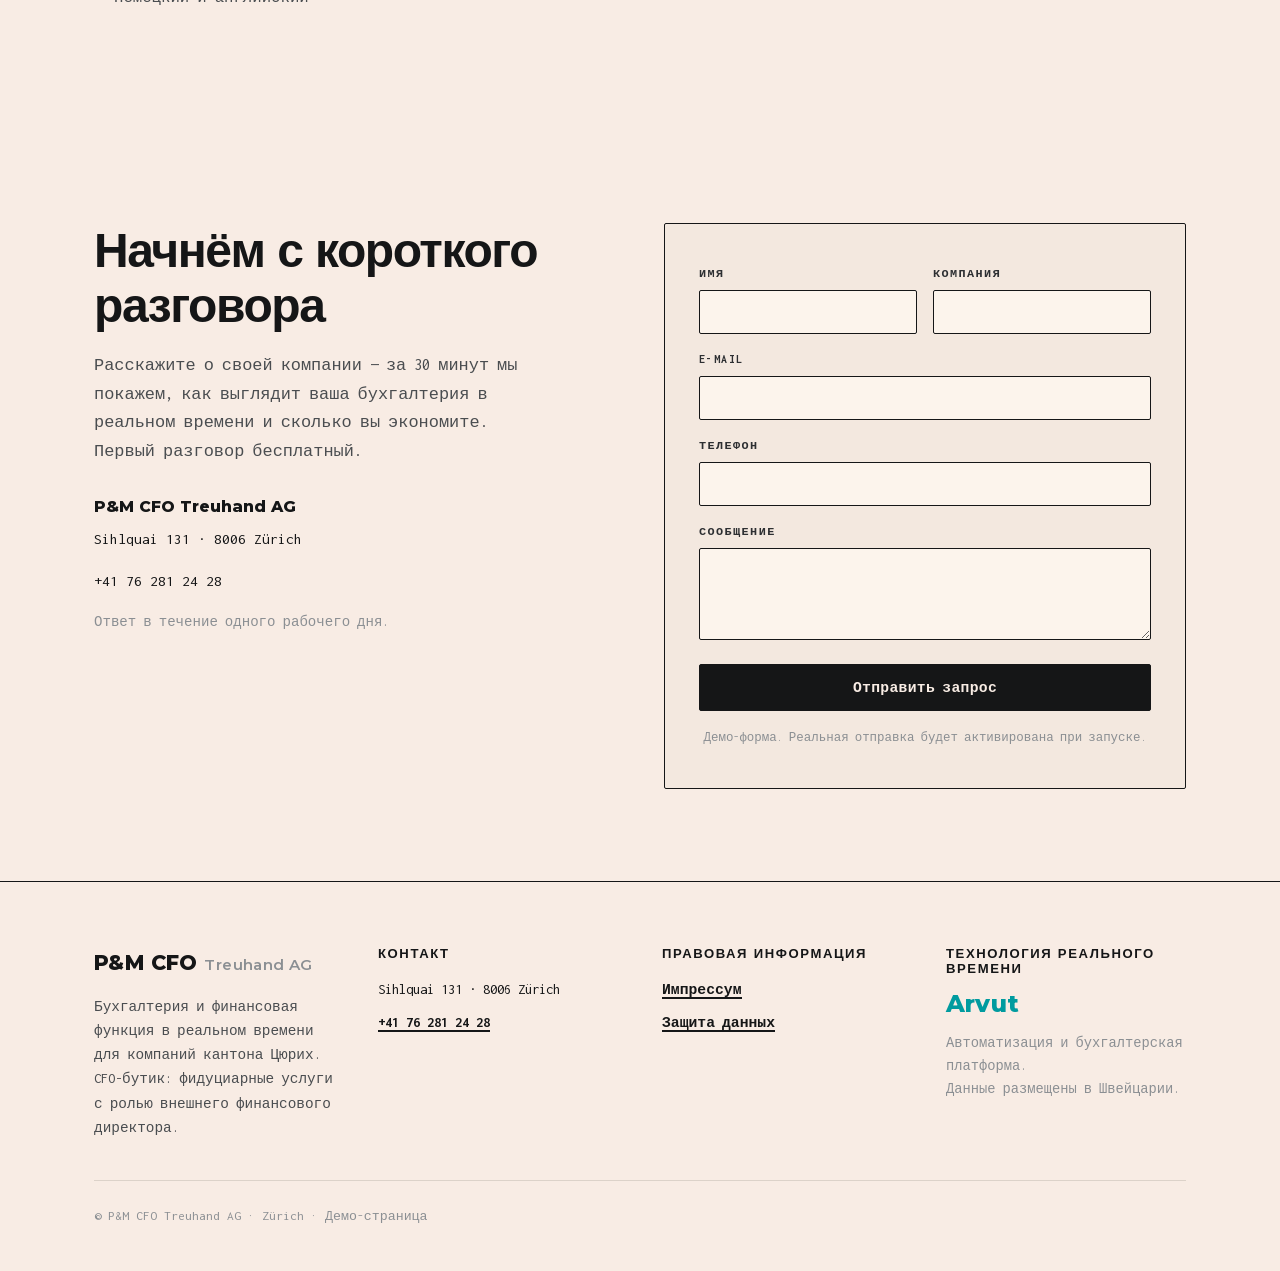
<file: ru/index.html>
<!DOCTYPE html>
<html lang="ru">
<head>
<meta charset="UTF-8">
<meta name="viewport" content="width=device-width, initial-scale=1.0">
<title>P&M CFO Treuhand — Ваш внешний финансовый директор и бухгалтерия в реальном времени, Цюрих</title>
<meta name="description" content="P&M CFO Treuhand AG берёт на себя вашу бухгалтерию и роль внешнего финансового директора: баланс, прибыль и открытый НДС каждый день на вашем экране — значительно дешевле собственного отдела. CFO-бутик в Цюрихе.">
<meta name="robots" content="noindex, nofollow">
<style>
@import url('../assets/fonts/fonts.css');
:root{
  --paper:#F8ECE4; --paper-2:#F3E8DF; --ink:#151617; --ink-2:#2D2F32;
  --body:#4A4D50; --muted:#8B8F93; --line:#DCD2C9; --white:#FCF4EC;
  --green:#009b9f; --gold:#d9a441; --radius:2px;
}
*{-webkit-font-smoothing:antialiased;box-sizing:border-box;}
html{scroll-behavior:smooth;}
a{text-decoration:none;color:inherit;}
img{display:block;max-width:100%;}
body{margin:0;font-family:'Inconsolata',ui-monospace,Menlo,monospace;color:var(--body);background:var(--paper);line-height:1.68;font-size:16.5px;font-weight:400;}
h1,h2,h3,h4{font-family:'Montserrat',-apple-system,Helvetica,Arial,sans-serif;color:var(--ink);font-weight:800;line-height:1.14;margin:0;letter-spacing:-.02em;}
.wrap{max-width:1140px;margin:0 auto;padding:0 24px;}
.eyebrow{font-family:'Inconsolata',monospace;text-transform:uppercase;letter-spacing:.22em;font-weight:700;font-size:.72rem;color:var(--ink-2);}
.eyebrow::before{content:"";display:inline-block;width:26px;height:2px;background:var(--ink);vertical-align:.22em;margin-right:12px;}
/* Sektionsüberschrift — links, gross, ohne Dekor (Qontrarian-Stil) */
.sec-head{text-align:left;max-width:none;margin:0 0 44px;}
.h-sec{font-size:clamp(2rem,4.2vw,3rem);letter-spacing:-.03em;}
.lead{font-size:1.06rem;color:var(--body);}
.inv{background:var(--ink);color:var(--paper);padding:.04em .28em;}
.btn{display:inline-block;font-family:'Inconsolata',monospace;font-weight:600;font-size:.92rem;letter-spacing:.02em;
  background:var(--ink);color:var(--paper);padding:14px 28px;border:1.5px solid var(--ink);border-radius:var(--radius);cursor:pointer;transition:.2s;}
.btn:hover{background:transparent;color:var(--ink);}
.btn-out{background:transparent;color:var(--ink);}
.btn-out:hover{background:var(--ink);color:var(--paper);}
.btn-light{background:var(--paper);color:var(--ink);border-color:var(--paper);}
.btn-light:hover{background:transparent;color:var(--paper);border-color:var(--paper);}
.btn-ghost{background:transparent;color:var(--paper);border-color:rgba(248,236,228,.5);}
.btn-ghost:hover{background:var(--paper);color:var(--ink);border-color:var(--paper);}
.nav-a{font-family:'Inconsolata',monospace;font-weight:500;font-size:.95rem;letter-spacing:.01em;color:var(--ink);transition:color .2s;border-bottom:2px solid transparent;}
.nav-a:hover{color:var(--ink);border-bottom-color:var(--ink);}
.link-u{color:var(--ink);font-weight:700;border-bottom:2px solid var(--ink);}
.card{position:relative;background:var(--white);border:1.5px solid var(--ink);border-radius:var(--radius);padding:34px 30px;box-shadow:5px 5px 0 var(--ink);transition:transform .25s,box-shadow .25s;}
.card:hover{transform:translate(-2px,-2px);box-shadow:8px 8px 0 var(--ink);}
.card-x{position:absolute;top:16px;right:16px;width:30px;height:30px;border:1.5px solid var(--ink);border-radius:6px;display:flex;align-items:center;justify-content:center;color:var(--ink);background:var(--paper);}
.card-x svg{width:15px;height:15px;}
.ico{width:52px;height:52px;border:1.5px solid var(--ink);border-radius:var(--radius);background:var(--paper);color:var(--ink);display:flex;align-items:center;justify-content:center;margin-bottom:20px;}
.ico svg{width:26px;height:26px;}
.card h3{font-size:1.14rem;margin-bottom:10px;}
.card p{font-size:.95rem;color:var(--body);}
input,textarea{font-family:'Inconsolata',monospace;width:100%;border:1.5px solid var(--ink);border-radius:var(--radius);padding:13px 15px;background:var(--white);color:var(--ink);font-size:.96rem;transition:box-shadow .2s;}
input:focus,textarea:focus{outline:none;box-shadow:3px 3px 0 var(--ink);}
label{display:block;font-size:.74rem;font-weight:700;letter-spacing:.12em;text-transform:uppercase;color:var(--ink-2);margin-bottom:6px;}
.reveal{opacity:0;transform:translateY(28px);transition:opacity .8s cubic-bezier(.16,1,.3,1),transform .8s cubic-bezier(.16,1,.3,1);will-change:opacity,transform;}
.reveal.in{opacity:1;transform:none;}
@media(prefers-reduced-motion:reduce){*{transition:none!important;animation:none!important;}.reveal{opacity:1;transform:none;}}
#toTop{position:fixed;right:22px;bottom:22px;z-index:60;width:46px;height:46px;background:var(--ink);color:var(--paper);border:none;border-radius:var(--radius);cursor:pointer;display:flex;align-items:center;justify-content:center;opacity:0;visibility:hidden;transform:translateY(12px);transition:.3s;}
#toTop.show{opacity:1;visibility:visible;transform:none;}
@media(max-width:900px){.hide-mob{display:none!important;}}
@media(max-width:900px){
  
  section,header,footer,main{overflow-x:clip}
}
@media(max-width:560px){.logo-wave{display:none;}}
@media(max-width:820px){.g2{grid-template-columns:1fr!important;gap:36px!important;}}
.lang-switch{display:flex;align-items:center;gap:10px;margin-left:6px;}.lang-switch a.lang{font-family:'Inconsolata',monospace;font-size:12px;font-weight:700;letter-spacing:.1em;text-transform:uppercase;color:var(--muted);}.lang-switch a.lang:hover{color:var(--ink);}.lang-switch a.lang.on{color:var(--ink);border-bottom:2px solid var(--ink);}
</style>
<style>

@media(max-width:560px){
  *{min-width:0}
  body{overflow-wrap:break-word;hyphens:auto}
  
  h1,h2{hyphens:manual}
  .g2{grid-template-columns:minmax(0,1fr)!important}
  .wrap{flex-wrap:wrap}
  header .wrap{height:auto!important;min-height:0}
  nav,.menu{flex-wrap:wrap}
}
</style>
</head>
<body>

<!-- ===== KOPFZEILE (Logo links, Menü rechts) — Qontrarian-Monochrom ===== -->
<header id="top" style="position:sticky;top:0;z-index:50;background:rgba(248,236,228,.95);backdrop-filter:saturate(160%) blur(10px);border-bottom:1.5px solid var(--ink);">
  <div class="wrap" style="height:78px;display:flex;align-items:center;justify-content:space-between;gap:20px;">
    <a href="#top" aria-label="P&M CFO Treuhand AG" style="display:flex;align-items:center;gap:15px;">
      <span style="font-family:'Montserrat',sans-serif;font-weight:800;font-size:1.5rem;color:var(--ink);letter-spacing:-.02em;line-height:1;">P&amp;M&nbsp;CFO</span>
      <img src="../assets/img/wave.png?v=1" class="logo-wave" alt="" aria-hidden="true" style="height:26px;width:auto;flex-shrink:0;">
    </a>
    <nav class="hide-mob" style="display:flex;align-items:center;gap:26px;">
      <a href="#leistungen" class="nav-a">Услуги</a>
      <a href="#preise" class="nav-a">Пакеты</a>
      <a href="#ablauf" class="nav-a">Как это работает</a>
      <a href="#team" class="nav-a">Команда</a>
      <a href="#region" class="nav-a">Регион</a>
    </nav>
    <span class="lang-switch"><a href="../de/" class="lang">DE</a><a href="../fr/" class="lang">FR</a><a href="../it/" class="lang">IT</a><a href="../en/" class="lang">EN</a></span>
    <a href="#kontakt" class="btn btn-out" style="padding:11px 22px;font-size:.82rem;">Запросить предложение</a>
  </div>
</header>

<!-- ===== HERO (dunkles Vollbild mit Netzwerk-Bild — Qontrarian-Stil) ===== -->
<section style="position:relative;background:#0b0b0d;color:var(--paper);overflow:hidden;">
  <img src="../assets/img/hero-bg.png?v=1" alt="" aria-hidden="true" style="position:absolute;inset:0;width:100%;height:100%;object-fit:cover;opacity:.9;">
  <div style="position:absolute;inset:0;background:linear-gradient(100deg,rgba(11,11,13,.92) 0%,rgba(11,11,13,.62) 55%,rgba(11,11,13,.35) 100%);"></div>
  <div class="wrap" style="position:relative;padding:118px 24px 112px;">
    <div class="reveal" style="max-width:860px;">
      <p class="eyebrow" style="margin-bottom:24px;color:rgba(248,236,228,.85);">P&M CFO Treuhand · Цюрих</p>
      <h1 style="font-size:clamp(2.3rem,5.2vw,3.7rem);line-height:1.07;margin-bottom:26px;color:#fff;">Финансы вашей компании — в реальном времени</h1>
      <p style="font-size:1.14rem;color:rgba(248,236,228,.9);max-width:680px;margin-bottom:36px;">P&M CFO Treuhand берёт на себя вашу бухгалтерию и роль внешнего финансового директора. Баланс, прибыль и открытый НДС — каждый день на вашем экране, а не раз в год в годовой отчётности.</p>
      <div style="display:flex;flex-wrap:wrap;gap:14px;">
        <a href="#kontakt" class="btn btn-light">Запросить предложение</a>
        <a href="#preise" class="btn btn-ghost">Посмотреть пакеты</a>
      </div>
      <p style="margin:38px 0 0;font-size:.86rem;color:rgba(248,236,228,.62);border-top:1.5px solid rgba(248,236,228,.2);padding-top:20px;max-width:680px;">CFO — в нашем имени и в нашей работе: бухгалтерия, отчётность и финансовое управление из одних рук, для компаний кантона Цюрих.</p>
    </div>
  </div>
</section>

<!-- ===== WAS SICH ÄNDERT (Heute vs. Mit P&M) ===== -->
<section style="padding:96px 0;background:var(--paper);">
  <div class="wrap">
    <div class="reveal sec-head">
      <h2 class="h-sec">Ваши цифры лишь раз в год?<br>Это в прошлом.</h2>
    </div>
    <div class="g2" style="display:grid;grid-template-columns:1fr 1fr;gap:26px;align-items:stretch;">
      <div class="reveal" style="background:var(--white);border:1.5px solid var(--ink);border-radius:var(--radius);padding:40px 36px;">
        <h3 style="font-size:1.2rem;margin-bottom:22px;">Сегодня — собственная бухгалтерия</h3>
        <ul style="list-style:none;padding:0;margin:0;display:flex;flex-direction:column;gap:15px;">
          <li style="display:flex;gap:12px;"><span style="color:var(--muted);font-weight:700;">—</span>1–3 штатных бухгалтера в Цюрихе</li>
          <li style="display:flex;gap:12px;"><span style="color:var(--muted);font-weight:700;">—</span><span>Полная стоимость сотрудника — от <b style="color:var(--ink);">CHF&nbsp;110'000</b> в год</span></li>
          <li style="display:flex;gap:12px;"><span style="color:var(--muted);font-weight:700;">—</span>Финансовая картина раз в квартал или раз в год</li>
          <li style="display:flex;gap:12px;"><span style="color:var(--muted);font-weight:700;">—</span>Кадровые риски: болезни, текучесть, отпуска</li>
        </ul>
      </div>
      <div class="reveal" style="background:var(--ink);color:var(--paper);border-radius:var(--radius);padding:40px 36px;">
        <h3 style="font-size:1.2rem;margin-bottom:22px;color:var(--paper);">С P&M CFO Treuhand</h3>
        <ul style="list-style:none;padding:0;margin:0;display:flex;flex-direction:column;gap:15px;color:rgba(248,236,228,.92);">
          <li style="display:flex;gap:12px;"><svg width="20" height="20" viewBox="0 0 24 24" fill="none" stroke="#F8ECE4" stroke-width="2.6" stroke-linecap="round" stroke-linejoin="round" style="flex-shrink:0;margin-top:4px;"><path d="M5 12l4 4 10-10"/></svg>Баланс, прибыль и открытый НДС — каждый день</li>
          <li style="display:flex;gap:12px;"><svg width="20" height="20" viewBox="0 0 24 24" fill="none" stroke="#F8ECE4" stroke-width="2.6" stroke-linecap="round" stroke-linejoin="round" style="flex-shrink:0;margin-top:4px;"><path d="M5 12l4 4 10-10"/></svg>Внешний финансовый директор, сосредоточенный на решениях</li>
          <li style="display:flex;gap:12px;"><svg width="20" height="20" viewBox="0 0 24 24" fill="none" stroke="#F8ECE4" stroke-width="2.6" stroke-linecap="round" stroke-linejoin="round" style="flex-shrink:0;margin-top:4px;"><path d="M5 12l4 4 10-10"/></svg>Значительно дешевле собственного отдела</li>
          <li style="display:flex;gap:12px;"><svg width="20" height="20" viewBox="0 0 24 24" fill="none" stroke="#F8ECE4" stroke-width="2.6" stroke-linecap="round" stroke-linejoin="round" style="flex-shrink:0;margin-top:4px;"><path d="M5 12l4 4 10-10"/></svg>Масштабируемо — при любом объёме проводок, без новых сотрудников</li>
        </ul>
      </div>
    </div>
  </div>
</section>

<!-- ===== LEITSATZ (Positionierung — Kanon, wörtlich) ===== -->
<section style="padding:90px 0;background:var(--paper);">
  <div class="wrap reveal" style="max-width:880px;margin:0 auto;text-align:center;">
    <div style="font-family:'Montserrat',sans-serif;font-weight:800;font-size:3rem;color:var(--ink);line-height:1;margin-bottom:10px;">„</div>
    <p style="font-family:'Montserrat',sans-serif;font-weight:700;font-size:clamp(1.25rem,2.4vw,1.6rem);color:var(--ink);line-height:1.46;letter-spacing:-.01em;margin:0;">
      Традиционная фидуциария — общий бухгалтер для малого и среднего бизнеса. Фидуциария сети Arvut — ещё и <span class="inv">внешний финансовый директор</span>, и не только для малого бизнеса.
    </p>
  </div>
</section>

<!-- ===== LEISTUNGEN ===== -->
<section id="leistungen" style="padding:92px 0;background:var(--paper);">
  <div class="wrap">
    <div class="reveal sec-head">
      <h2 class="h-sec">Финансовая функция уровня концерна</h2>
      <p class="lead" style="margin-top:18px;">Платёжеспособность и реальную маржу вы видите сегодня — а не только в годовом отчёте.</p>
    </div>
    <div style="display:grid;grid-template-columns:repeat(auto-fit,minmax(min(300px,100%),1fr));gap:22px;">
      <div class="card reveal">
        <div class="ico"><svg viewBox="0 0 24 24" fill="none" stroke="currentColor" stroke-width="1.7" stroke-linecap="round" stroke-linejoin="round"><circle cx="12" cy="12" r="9"/><path d="M12 6.5v5.5l3.5 2"/></svg></div>
        <h3>Бухгалтерия в реальном времени</h3>
        <p>Ведётся день за днём, а не раз в квартал. Баланс, отчёт о прибылях и убытках, состояние НДС, дебиторы и кредиторы — всегда актуальны.</p>
      </div>
      <div class="card reveal">
        <div class="ico"><svg viewBox="0 0 24 24" fill="none" stroke="currentColor" stroke-width="1.7" stroke-linecap="round" stroke-linejoin="round"><path d="M3 3v18h18"/><path d="M7 14l3.5-4 3 3 5.5-6.5"/></svg></div>
        <h3>Внешний финансовый директор (уровень CFO)</h3>
        <p>Управленческая отчётность, ключевые показатели и основа для решений. Вы получаете выводы и решения, а не просто таблицы.</p>
      </div>
      <div class="card reveal">
        <div class="ico"><svg viewBox="0 0 24 24" fill="none" stroke="currentColor" stroke-width="1.7" stroke-linecap="round" stroke-linejoin="round"><path d="M9 12l2 2 4-4"/><path d="M21 12c0 5-3.5 8-9 9-5.5-1-9-4-9-9V6l9-3 9 3z"/></svg></div>
        <h3>Отчётность по швейцарскому обязательственному праву (OR)</h3>
        <p>Чистая, готовая к аудиту годовая отчётность — включая координацию с вашим ревизионным органом.</p>
      </div>
      <div class="card reveal">
        <div class="ico"><svg viewBox="0 0 24 24" fill="none" stroke="currentColor" stroke-width="1.7" stroke-linecap="round" stroke-linejoin="round"><path d="M17 21v-2a4 4 0 0 0-4-4H6a4 4 0 0 0-4 4v2"/><circle cx="9.5" cy="7" r="4"/><path d="M23 21v-2a4 4 0 0 0-3-3.87"/></svg></div>
        <h3>Зарплата и персонал</h3>
        <p>Зарплатный учёт с центрами затрат, социальным страхованием и налогом у источника — сверено до раппена.</p>
      </div>
      <div class="card reveal">
        <div class="ico"><svg viewBox="0 0 24 24" fill="none" stroke="currentColor" stroke-width="1.7" stroke-linecap="round" stroke-linejoin="round"><rect x="3" y="4" width="18" height="13" rx="2"/><path d="M3 9h18M8 21h8M12 17v4"/></svg></div>
        <h3>Клиентский портал 24/7</h3>
        <p>Ваши цифры в любой момент, на всех устройствах, в защищённой зоне под маркой P&M.</p>
      </div>
      <div class="card reveal">
        <div class="ico"><svg viewBox="0 0 24 24" fill="none" stroke="currentColor" stroke-width="1.7" stroke-linecap="round" stroke-linejoin="round"><path d="M3 3v18h18"/><rect x="7" y="11" width="3" height="6"/><rect x="12" y="7" width="3" height="10"/><rect x="17" y="4" width="3" height="13"/></svg></div>
        <h3>Контроллинг и финансовое планирование</h3>
        <p>План-факт, показатели и прогноз. Вы видите, где зарабатываете — а где нет.</p>
      </div>
    </div>
  </div>
</section>

<!-- ===== DARUM LOHNT ES SICH (Kennzahlen) ===== -->
<section style="padding:96px 0;background:var(--paper);">
  <div class="wrap">
    <div class="reveal sec-head">
      <h2 class="h-sec">Сила концерна — без его штата</h2>
    </div>
    <div style="display:grid;grid-template-columns:repeat(auto-fit,minmax(min(210px,100%),1fr));gap:22px;">
      <div class="reveal" style="background:var(--white);border:1.5px solid var(--ink);border-radius:var(--radius);padding:34px 26px;text-align:center;">
        <div style="font-family:'Montserrat',sans-serif;font-weight:800;font-size:1.9rem;color:var(--ink);letter-spacing:-.02em;">CHF 110'000+</div>
        <div style="margin-top:8px;font-size:.9rem;color:var(--body);">полная стоимость штатного бухгалтера в Цюрихе, в год</div>
      </div>
      <div class="reveal" style="background:var(--white);border:1.5px solid var(--ink);border-radius:var(--radius);padding:34px 26px;text-align:center;">
        <div style="font-family:'Montserrat',sans-serif;font-weight:800;font-size:1.9rem;color:var(--ink);letter-spacing:-.02em;">до 70%</div>
        <div style="margin-top:8px;font-size:.9rem;color:var(--body);">экономии по сравнению с собственным отделом</div>
      </div>
      <div class="reveal" style="background:var(--white);border:1.5px solid var(--ink);border-radius:var(--radius);padding:34px 26px;text-align:center;">
        <div style="font-family:'Montserrat',sans-serif;font-weight:800;font-size:1.9rem;color:var(--ink);letter-spacing:-.02em;">24/7</div>
        <div style="margin-top:8px;font-size:.9rem;color:var(--body);">доступ к вашим цифрам в любой момент</div>
      </div>
      <div class="reveal" style="background:var(--ink);border:1.5px solid var(--ink);border-radius:var(--radius);padding:34px 26px;text-align:center;">
        <div style="font-family:'Montserrat',sans-serif;font-weight:800;font-size:1.9rem;color:var(--paper);letter-spacing:-.02em;">каждый день</div>
        <div style="margin-top:8px;font-size:.9rem;color:rgba(248,236,228,.85);">обновляются ваши книги — а не раз в год</div>
      </div>
    </div>
  </div>
</section>

<!-- ===== PREISE ===== -->
<section id="preise" style="padding:96px 0;background:var(--paper);">
  <div class="wrap">
    <div class="reveal sec-head">
      <h2 class="h-sec">Честная цена — по сравнению с собственным штатом</h2>
      <p class="lead" style="margin-top:18px;">Собственная бухгалтерия — это не только зарплата. С социальными отчислениями и рабочим местом бухгалтер в Цюрихе обходится дороже <b style="color:var(--ink);">CHF 110'000</b> в год, команда — в несколько сотен тысяч. С P&M вы получаете больше — и платите значительно меньше.</p>
    </div>
    <div style="display:grid;grid-template-columns:repeat(auto-fit,minmax(min(280px,100%),1fr));gap:24px;align-items:stretch;margin-top:44px;">
      <div class="reveal card" style="display:flex;flex-direction:column;">
        <span class="eyebrow">Real-Time Books</span>
        <p style="font-size:.86rem;margin:8px 0 0;color:var(--muted);">10–49 сотрудников</p>
        <div style="margin:20px 0;"><span style="font-family:'Montserrat',sans-serif;font-weight:800;font-size:1.7rem;color:var(--ink);">от CHF 18'000</span><span style="font-size:.85rem;color:var(--muted);"> / год</span></div>
        <ul style="list-style:none;padding:0;margin:0;flex:1;display:flex;flex-direction:column;gap:10px;font-size:.93rem;color:var(--ink);">
          <li>· Бухгалтерия в реальном времени + НДС</li><li>· Кредиторы / дебиторы</li><li>· Клиентский портал под маркой P&M</li><li>· Регулярная отчётность</li>
        </ul>
        <p style="margin:22px 0 0;padding-top:18px;border-top:1.5px solid var(--line);font-size:.86rem;color:var(--muted);">Популярно у средних компаний</p>
      </div>
      <div class="reveal" style="background:var(--ink);color:var(--paper);border:1.5px solid var(--ink);border-radius:var(--radius);padding:38px 30px;display:flex;flex-direction:column;position:relative;">
        <span style="position:absolute;top:18px;right:18px;font-family:'Inconsolata',monospace;font-weight:700;font-size:.62rem;letter-spacing:.12em;text-transform:uppercase;background:var(--paper);color:var(--ink);padding:5px 11px;border-radius:var(--radius);">Выбирают чаще всего</span>
        <span class="eyebrow" style="color:var(--paper);">Finance Partner</span>
        <p style="font-size:.86rem;margin:8px 0 0;color:rgba(248,236,228,.7);">50–249 сотрудников</p>
        <div style="margin:20px 0;"><span style="font-family:'Montserrat',sans-serif;font-weight:800;font-size:1.7rem;color:var(--paper);">от CHF 36'000</span><span style="font-size:.85rem;color:rgba(248,236,228,.7);"> / год</span></div>
        <ul style="list-style:none;padding:0;margin:0;flex:1;display:flex;flex-direction:column;gap:10px;font-size:.93rem;color:rgba(248,236,228,.92);">
          <li>· Всё из Real-Time Books</li><li>· Ежемесячная управленческая отчётность</li><li>· Мультивалютность EUR/CHF</li><li>· Ежеквартальные встречи</li>
        </ul>
        <p style="margin:22px 0 0;padding-top:18px;border-top:1.5px solid rgba(248,236,228,.25);font-size:.86rem;color:rgba(248,236,228,.8);">Значительно дешевле собственной команды</p>
      </div>
      <div class="reveal card" style="display:flex;flex-direction:column;">
        <span class="eyebrow">Virtual CFO</span>
        <p style="font-size:.86rem;margin:8px 0 0;color:var(--muted);">Крупные компании · группы · семейный бизнес</p>
        <div style="margin:20px 0;"><span style="font-family:'Montserrat',sans-serif;font-weight:800;font-size:1.7rem;color:var(--ink);">от CHF 60'000</span><span style="font-size:.85rem;color:var(--muted);"> / год</span></div>
        <ul style="list-style:none;padding:0;margin:0;flex:1;display:flex;flex-direction:column;gap:10px;font-size:.93rem;color:var(--ink);">
          <li>· Всё из Finance Partner</li><li>· Консолидация и бюджетирование</li><li>· Внешний финансовый директор</li><li>· Налоговое и финансовое планирование</li>
        </ul>
        <p style="margin:22px 0 0;padding-top:18px;border-top:1.5px solid var(--line);font-size:.86rem;color:var(--muted);">Дешевле собственного штата вместе с финансовым директором</p>
      </div>
    </div>
    <p class="reveal" style="text-align:center;font-size:.92rem;color:var(--muted);margin-top:30px;max-width:820px;margin-left:auto;margin-right:auto;">Точная цена определяется после короткого анализа — она зависит от объёма проводок и числа компаний. Начать можно с трёхмесячного пилота за <b style="color:var(--ink);">CHF 1'000 за мандат</b> (засчитывается при продолжении). <a href="#kontakt" class="link-u">Запросить предложение</a>.</p>
  </div>
</section>

<!-- ===== ARBEITSWEISE ===== -->
<section id="ablauf" style="padding:96px 0;background:var(--paper);">
  <div class="wrap">
    <div class="reveal sec-head">
      <h2 class="h-sec">Три шага к финансам в реальном времени</h2>
    </div>
    <div style="display:grid;grid-template-columns:repeat(auto-fit,minmax(min(270px,100%),1fr));gap:28px;">
      <div class="reveal" style="text-align:center;"><div style="width:56px;height:56px;background:var(--ink);color:var(--paper);border-radius:var(--radius);font-family:'Montserrat',sans-serif;font-weight:800;font-size:1.3rem;display:flex;align-items:center;justify-content:center;margin:0 auto 22px;">1</div><h3 style="font-size:1.16rem;margin-bottom:11px;">Знакомство и анализ</h3><p style="font-size:.95rem;">30-минутный разговор; мы показываем портал на примере вашей отрасли.</p></div>
      <div class="reveal" style="text-align:center;"><div style="width:56px;height:56px;background:var(--ink);color:var(--paper);border-radius:var(--radius);font-family:'Montserrat',sans-serif;font-weight:800;font-size:1.3rem;display:flex;align-items:center;justify-content:center;margin:0 auto 22px;">2</div><h3 style="font-size:1.16rem;margin-bottom:11px;">Переход</h3><p style="font-size:.95rem;">Как правило, 2–4 недели, без остановки вашей работы.</p></div>
      <div class="reveal" style="text-align:center;"><div style="width:56px;height:56px;background:var(--ink);color:var(--paper);border-radius:var(--radius);font-family:'Montserrat',sans-serif;font-weight:800;font-size:1.3rem;display:flex;align-items:center;justify-content:center;margin:0 auto 22px;">3</div><h3 style="font-size:1.16rem;margin-bottom:11px;">Работа в реальном времени</h3><p style="font-size:.95rem;">Ежедневные обновления, ежемесячные встречи с вашим контактным лицом в P&M.</p></div>
    </div>
  </div>
</section>

<!-- ===== AKZENT-BANNER (monochrom, invertiert) ===== -->
<section style="padding:104px 0;background:var(--ink);">
  <div class="wrap reveal" style="text-align:center;max-width:800px;">
    <h2 style="color:var(--paper);font-size:clamp(1.75rem,3.6vw,2.5rem);margin-bottom:18px;">Сосредоточьтесь на своём бизнесе.<br>Цифры — наша забота.</h2>
    <p style="color:rgba(248,236,228,.85);font-size:1.06rem;max-width:640px;margin:0 auto 30px;">Реальное время, контроль до раппена и роль внешнего финансового директора — от CFO-бутика в сердце Цюриха.</p>
    <a href="#kontakt" class="btn btn-light">Запросить предложение</a>
  </div>
</section>

<!-- ===== IHR FINANZTEAM ===== -->
<section id="team" style="padding:92px 0;background:var(--paper);">
  <div class="wrap">
    <div class="reveal sec-head">
      <h2 class="h-sec">За цифрами стоят люди, знающие ваш бизнес</h2>
      <p class="lead" style="margin-top:18px;">Платформа выполняет рутину — команда P&M берёт на себя анализ, отчётность и решения.</p>
    </div>
    <div class="g2" style="display:grid;grid-template-columns:1fr 1fr;gap:26px;max-width:860px;margin:0 auto;">
      <div class="reveal card" style="display:flex;gap:22px;align-items:center;">
        <img src="../assets/img/max-wirz.jpg?v=1" alt="Max Wirz" style="width:96px;height:96px;border-radius:var(--radius);object-fit:cover;flex-shrink:0;border:1.5px solid var(--ink);">
        <div>
          <h3 style="font-size:1.14rem;margin-bottom:3px;">Max Wirz</h3>
          <p style="margin:0 0 8px;font-size:.8rem;font-weight:700;letter-spacing:.1em;text-transform:uppercase;color:var(--ink-2);">Партнёр</p>
          <p style="margin:0;font-size:.92rem;">Предприниматель с многолетним опытом на позициях CXO и в советах директоров — масштаб для роли внешнего финансового директора.</p>
        </div>
      </div>
      <div class="reveal card" style="display:flex;gap:22px;align-items:center;">
        <img src="../assets/img/pavel-volichenko.jpg?v=1" alt="Pavel Volichenko" style="width:96px;height:96px;border-radius:var(--radius);object-fit:cover;flex-shrink:0;border:1.5px solid var(--ink);">
        <div>
          <h3 style="font-size:1.14rem;margin-bottom:3px;">Pavel Volichenko</h3>
          <p style="margin:0 0 8px;font-size:.8rem;font-weight:700;letter-spacing:.1em;text-transform:uppercase;color:var(--ink-2);">Партнёр</p>
          <p style="margin:0;font-size:.92rem;">Ваше контактное лицо по бухгалтерии и отчётности — ведёт ваши книги в реальном времени, точно и надёжно.</p>
        </div>
      </div>
    </div>
    <p class="reveal" style="text-align:center;max-width:680px;margin:34px auto 0;font-size:.96rem;color:var(--body);"><b style="color:var(--ink);">Короткие пути, ясные ответы:</b> встречи в Цюрихе — лично или онлайн, на немецком и английском.</p>
  </div>
</section>

<!-- ===== REGION ===== -->
<section id="region" style="padding:96px 0;background:var(--paper);">
  <div class="wrap g2" style="display:grid;grid-template-columns:1fr 1fr;gap:48px;align-items:center;">
    <div class="reveal">
      <h2 class="h-sec" style="margin-bottom:22px;">Рядом с вами — в сердце Цюриха</h2>
      <ul style="list-style:none;padding:0;margin:0 0 24px;display:flex;flex-direction:column;gap:13px;font-size:.98rem;">
        <li style="display:flex;gap:12px;"><span style="color:var(--ink);font-weight:700;">·</span>Офис на Sihlquai 131, 8006 Zürich</li>
        <li style="display:flex;gap:12px;"><span style="color:var(--ink);font-weight:700;">·</span>Обслуживание по всему кантону Цюрих</li>
        <li style="display:flex;gap:12px;"><span style="color:var(--ink);font-weight:700;">·</span>Центральное расположение, удобно добираться общественным транспортом и на машине</li>
        <li style="display:flex;gap:12px;"><span style="color:var(--ink);font-weight:700;">·</span>Гибкие форматы встреч — на месте или онлайн</li>
        <li style="display:flex;gap:12px;"><span style="color:var(--ink);font-weight:700;">·</span>Немецкий и английский</li>
      </ul>
    </div>
    <div class="reveal" style="background:var(--white);border:1.5px solid var(--ink);border-radius:var(--radius);padding:38px 34px;">
      <h3 style="font-size:1.2rem;margin-bottom:14px;">Цюрих — финансовый центр Швейцарии</h3>
      <p style="font-size:.98rem;color:var(--body);margin:0;">Здесь самый дорогой рынок труда — и именно здесь бухгалтерия в реальном времени ценнее всего: она заменяет дорогой внутренний персонал и даёт финансовую картину ежедневно. Мы знаем местные налоги и сроки.</p>
    </div>
  </div>
</section>

<!-- ===== KONTAKT ===== -->
<section id="kontakt" style="padding:92px 0;background:var(--paper);">
  <div class="wrap g2" style="display:grid;grid-template-columns:1fr 1fr;gap:48px;">
    <div class="reveal">
      <h2 class="h-sec" style="margin-bottom:18px;">Начнём с короткого разговора</h2>
      <p class="lead" style="max-width:460px;margin-bottom:30px;">Расскажите о своей компании — за 30 минут мы покажем, как выглядит ваша бухгалтерия в реальном времени и сколько вы экономите. Первый разговор бесплатный.</p>
      <div style="display:flex;flex-direction:column;gap:16px;font-size:.98rem;">
        <div>
          <div style="font-family:'Montserrat',sans-serif;font-weight:800;color:var(--ink);margin-bottom:5px;">P&M CFO Treuhand AG</div>
          <p style="color:var(--ink);margin:0;">Sihlquai 131 · 8006 Zürich</p>
        </div>
        <div style="color:var(--ink);">
          <p style="margin:0;">+41 76 281 24 28</p>
        </div>
        <div style="font-size:.88rem;color:var(--muted);">Ответ в течение одного рабочего дня.</div>
      </div>
    </div>
    <div class="reveal" style="background:var(--paper-2);border:1.5px solid var(--ink);border-radius:var(--radius);padding:40px 34px;">
      <form onsubmit="return false" style="display:flex;flex-direction:column;gap:16px;">
        <div style="display:grid;grid-template-columns:1fr 1fr;gap:16px;">
          <div><label>Имя</label><input type="text"></div>
          <div><label>Компания</label><input type="text"></div>
        </div>
        <div><label>E-mail</label><input type="email"></div>
        <div><label>Телефон</label><input type="tel"></div>
        <div><label>Сообщение</label><textarea rows="4"></textarea></div>
        <button class="btn" style="width:100%;">Отправить запрос</button>
        <p style="text-align:center;font-size:.78rem;color:var(--muted);margin:0;">Демо-форма. Реальная отправка будет активирована при запуске.</p>
      </form>
    </div>
  </div>
</section>

<!-- ===== FUSSZEILE (hell — Qontrarian-Stil) ===== -->
<footer style="background:var(--paper);color:var(--body);padding:64px 0 30px;border-top:1.5px solid var(--ink);">
  <div class="wrap">
    <div style="display:grid;grid-template-columns:repeat(auto-fit,minmax(min(220px,100%),1fr));gap:44px;padding-bottom:40px;border-bottom:1px solid var(--line);">
      <div>
        <div style="font-family:'Montserrat',sans-serif;font-weight:800;font-size:1.3rem;color:var(--ink);margin-bottom:14px;letter-spacing:.02em;">P&M CFO <span style="font-weight:600;color:var(--muted);font-size:.95rem;">Treuhand AG</span></div>
        <p style="font-size:.9rem;color:var(--body);margin:0;">Бухгалтерия и финансовая функция в реальном времени для компаний кантона Цюрих. CFO-бутик: фидуциарные услуги с ролью внешнего финансового директора.</p>
      </div>
      <div style="font-size:.92rem;">
        <h4 style="color:var(--ink);font-size:.82rem;letter-spacing:.12em;text-transform:uppercase;margin-bottom:16px;">Контакт</h4>
        <p style="margin:0 0 8px;color:var(--ink);">Sihlquai 131 · 8006 Zürich</p>
        <p style="margin:0 0 8px;"><a href="tel:+41762812428" class="link-u">+41 76 281 24 28</a></p>
      </div>
      <div style="font-size:.92rem;">
        <h4 style="color:var(--ink);font-size:.82rem;letter-spacing:.12em;text-transform:uppercase;margin-bottom:16px;">Правовая информация</h4>
        <p style="margin:0 0 8px;"><a href="#" class="link-u">Импрессум</a></p>
        <p style="margin:0 0 8px;"><a href="#" class="link-u">Защита данных</a></p>
      </div>
      <div>
        <h4 style="color:var(--ink);font-size:.82rem;letter-spacing:.12em;text-transform:uppercase;margin-bottom:16px;">Технология реального времени</h4>
        <a href="https://arvut.ch" target="_blank" rel="noopener" style="font-family:'Montserrat',sans-serif;color:var(--green);font-weight:800;font-size:1.5rem;letter-spacing:.01em;display:inline-block;line-height:1;">Arvut</a>
        <p style="font-size:.86rem;color:var(--muted);margin-top:10px;">Автоматизация и бухгалтерская платформа.<br>Данные размещены в Швейцарии.</p>
      </div>
    </div>
    <p style="font-size:.83rem;color:var(--muted);margin-top:24px;">© P&M CFO Treuhand AG · Zürich · Демо-страница</p>
  </div>
</footer>

<button id="toTop" aria-label="Nach oben"><svg width="20" height="20" viewBox="0 0 24 24" fill="none" stroke="currentColor" stroke-width="2.4" stroke-linecap="round" stroke-linejoin="round"><path d="M12 19V5M5 12l7-7 7 7"/></svg></button>

<script>
addEventListener('scroll',()=>{document.getElementById('toTop').classList.toggle('show',scrollY>600);},{passive:true});
if('IntersectionObserver' in window){
  const io=new IntersectionObserver((es)=>{es.forEach(e=>{if(!e.isIntersecting)return;const el=e.target;const sibs=[...el.parentElement.children].filter(c=>c.classList.contains('reveal'));const idx=Math.max(0,sibs.indexOf(el));el.style.transitionDelay=(idx*0.08)+'s';el.classList.add('in');io.unobserve(el);setTimeout(()=>{el.style.transitionDelay='';},900+idx*80);})},{threshold:.12});
  document.querySelectorAll('.reveal').forEach(el=>io.observe(el));
  addEventListener('load',()=>setTimeout(()=>document.querySelectorAll('.reveal:not(.in)').forEach(el=>{if(el.getBoundingClientRect().top<innerHeight)el.classList.add('in');}),2200));
}else{document.querySelectorAll('.reveal').forEach(el=>el.classList.add('in'));}
document.querySelectorAll('a[href="#top"]').forEach(a=>a.addEventListener('click',e=>{e.preventDefault();window.scrollTo({top:0,behavior:'smooth'});}));
document.getElementById('toTop').addEventListener('click',()=>window.scrollTo({top:0,behavior:'smooth'}));
</script>
</body>
</html>
</file>
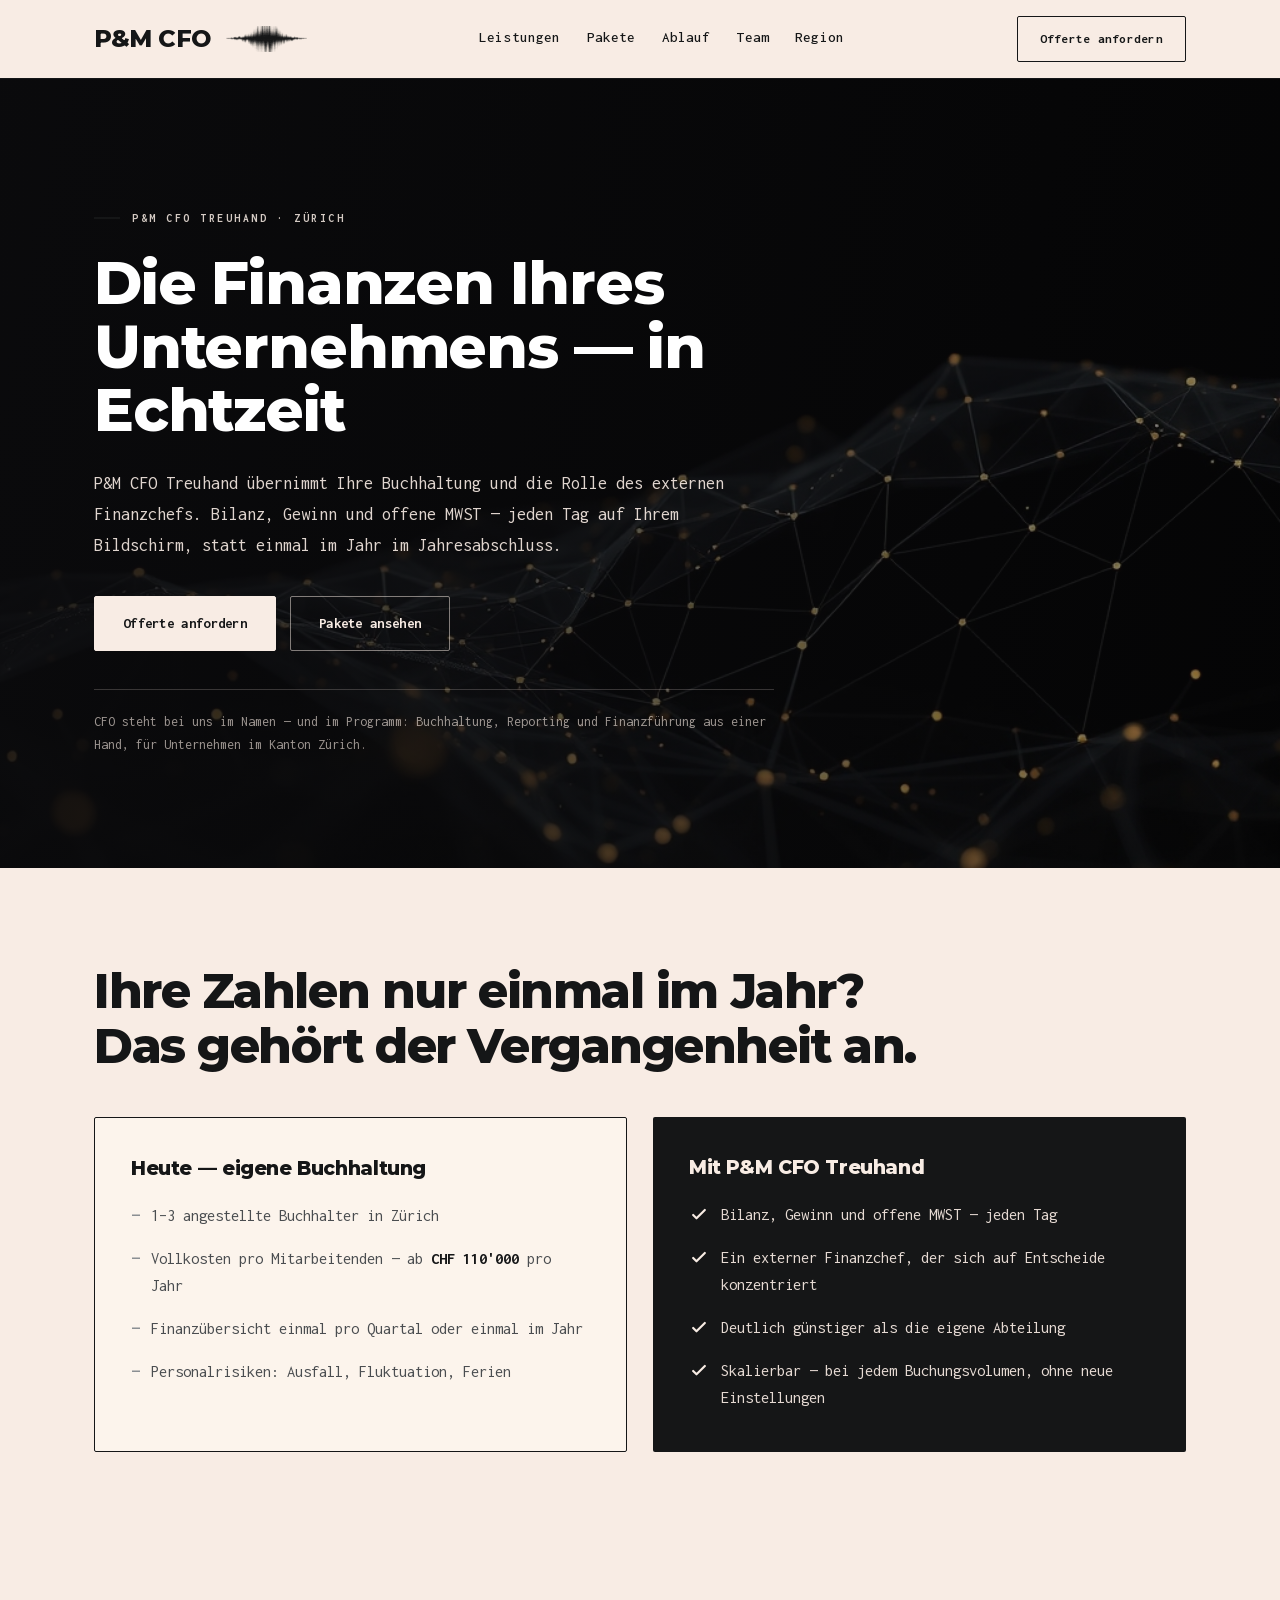
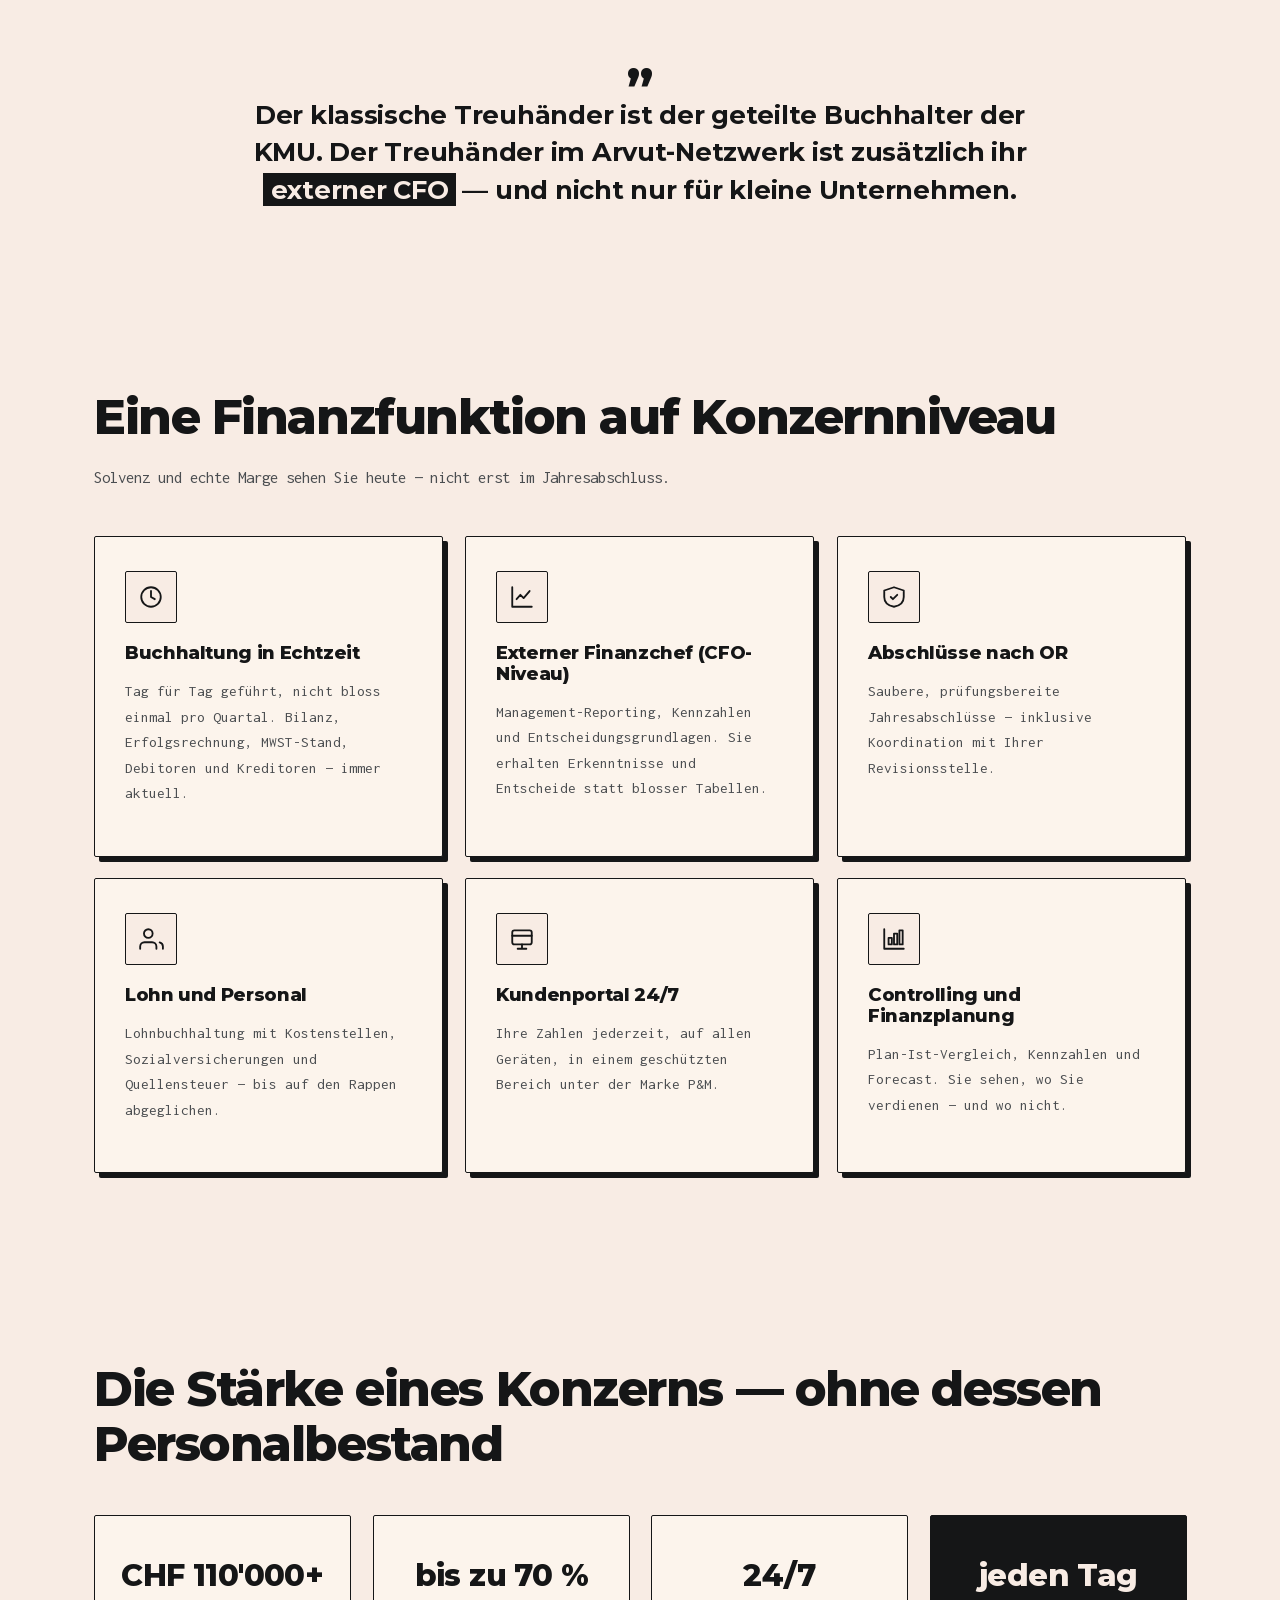
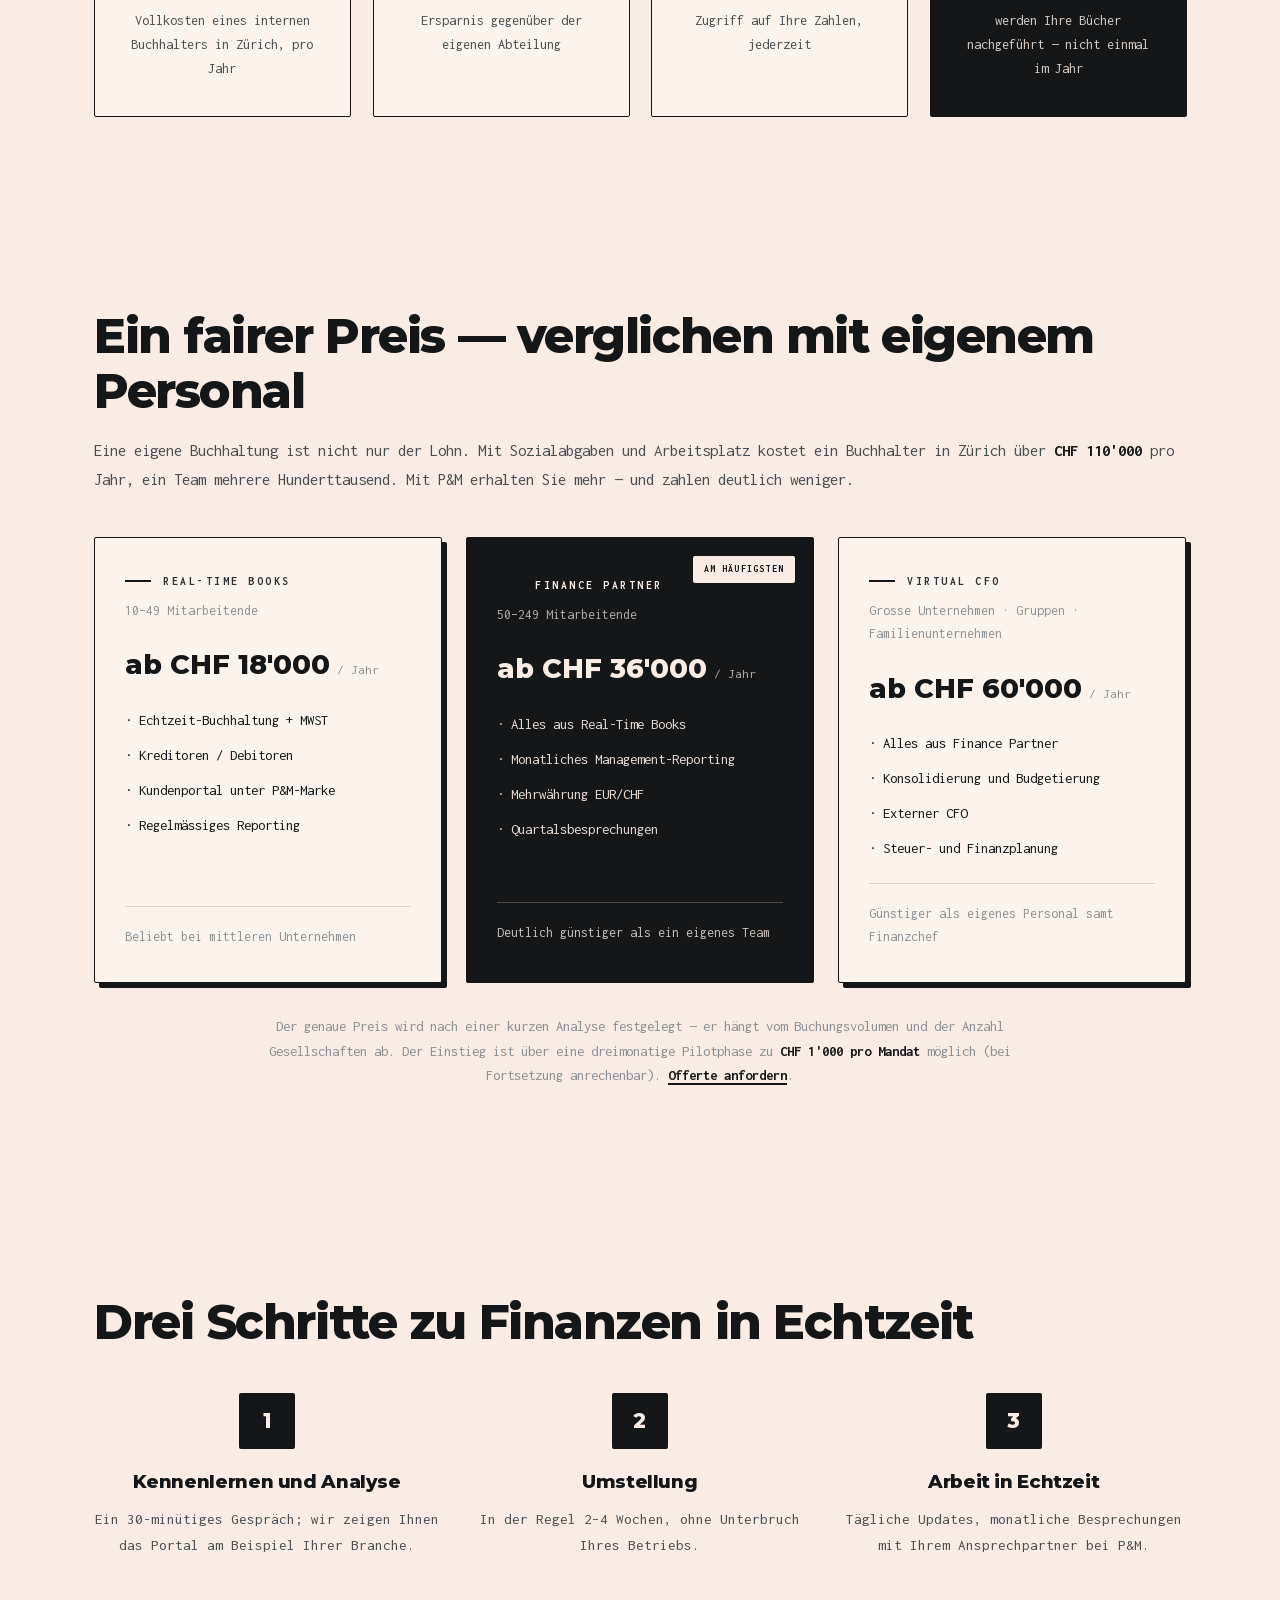
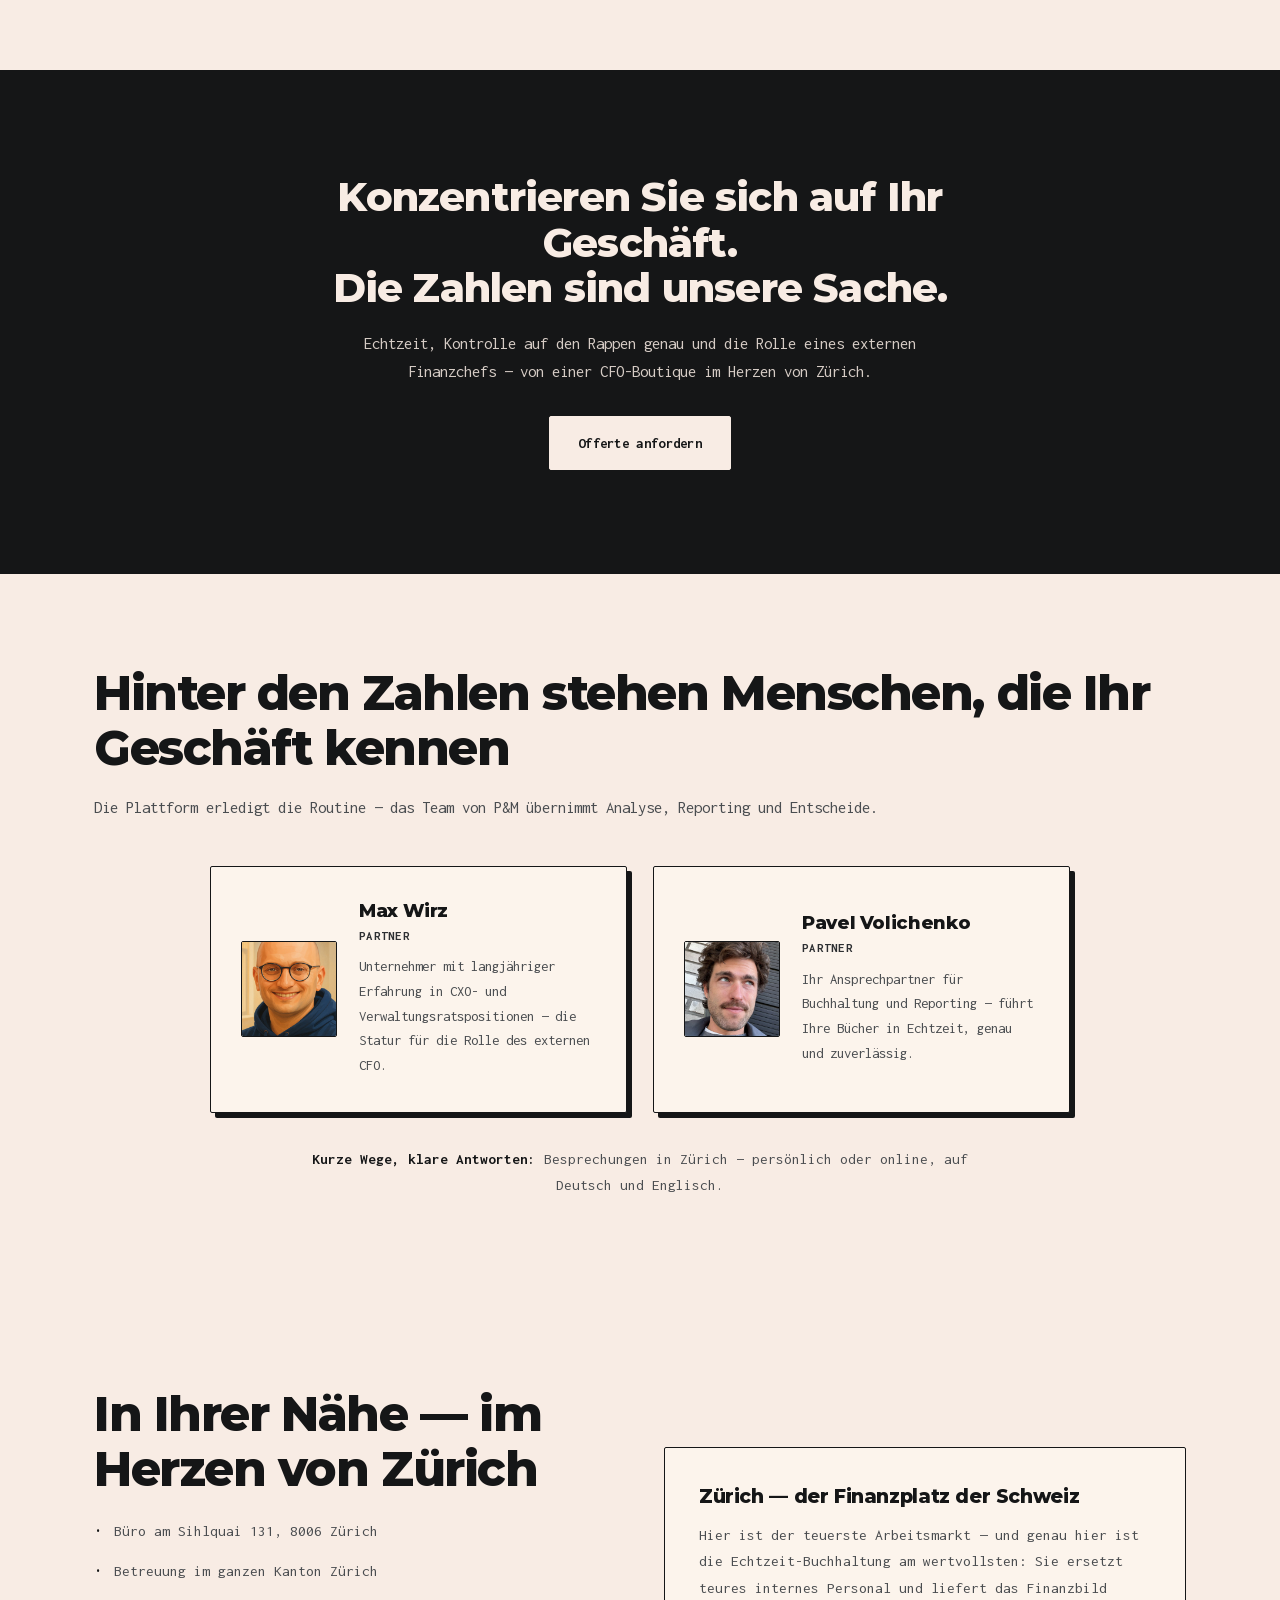
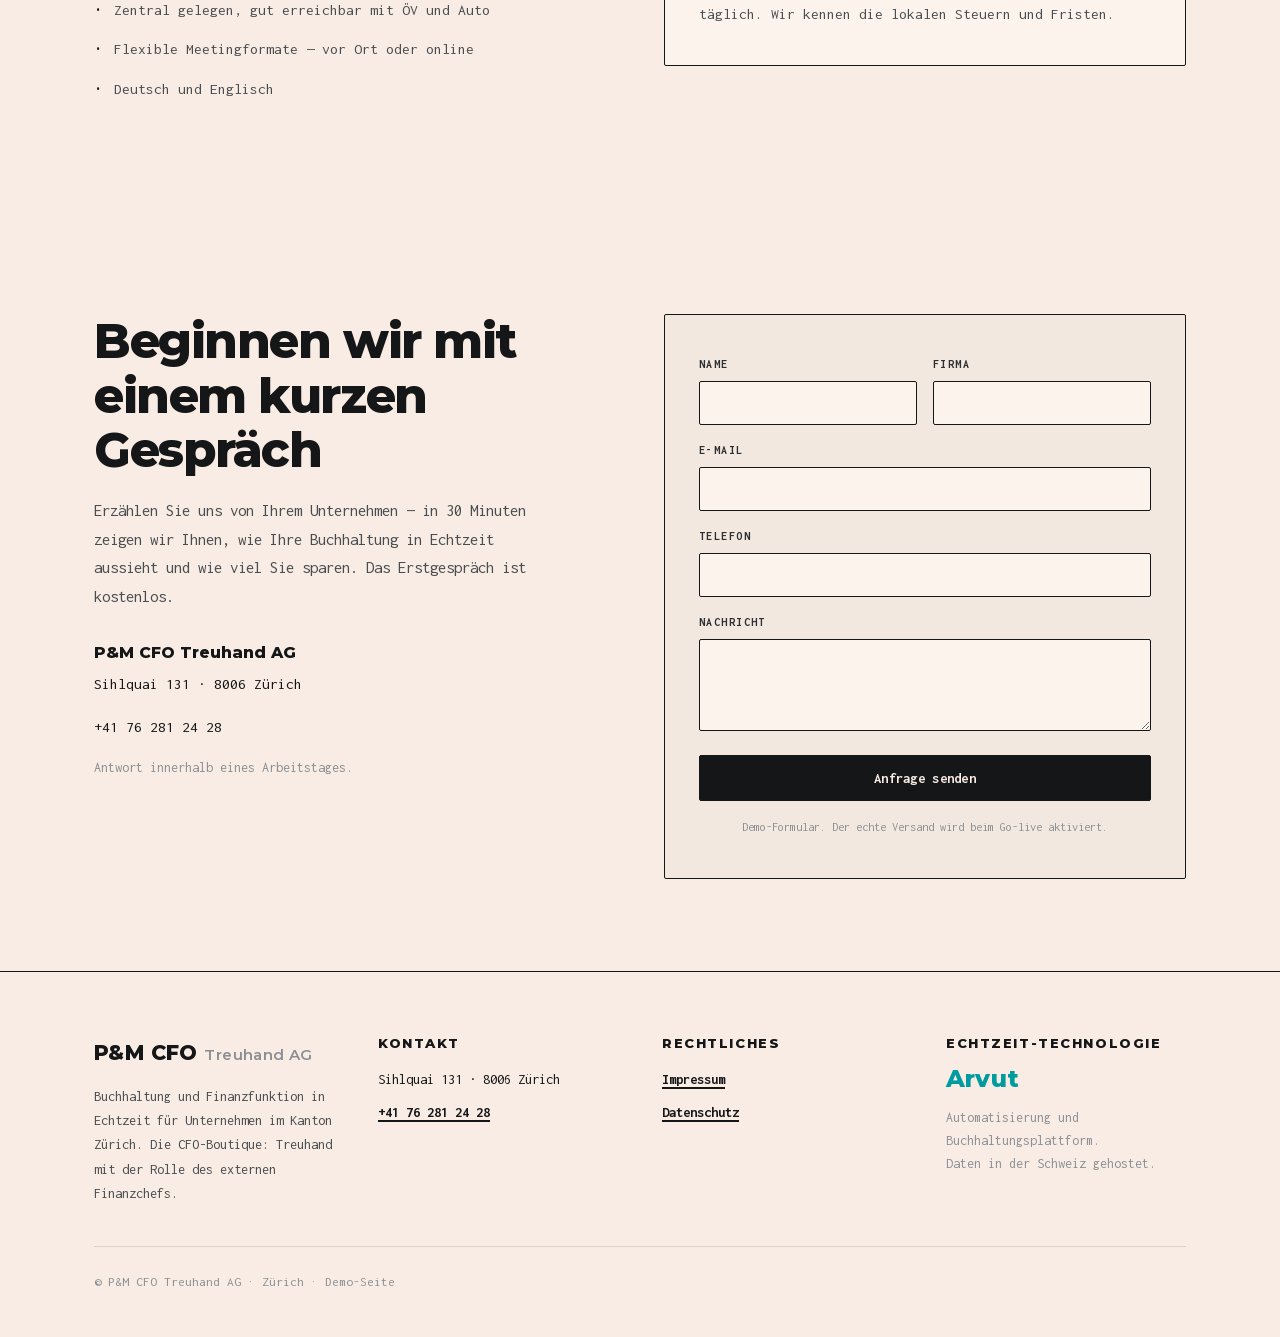
<file: index.src.html>
<!DOCTYPE html>
<html lang="de">
<head>
<meta charset="UTF-8">
<meta name="viewport" content="width=device-width, initial-scale=1.0">
<title>P&M CFO Treuhand — Ihr externer CFO und Buchhaltung in Echtzeit, Zürich</title>
<meta name="description" content="P&M CFO Treuhand AG übernimmt Ihre Buchhaltung und die Rolle des externen Finanzchefs: Bilanz, Gewinn und offene MWST jeden Tag auf Ihrem Bildschirm — günstiger als eine eigene Abteilung. CFO-Boutique in Zürich.">
<meta name="robots" content="noindex, nofollow">
<style>
@import url('assets/fonts/fonts.css');
:root{
  --paper:#F8ECE4; --paper-2:#F3E8DF; --ink:#151617; --ink-2:#2D2F32;
  --body:#4A4D50; --muted:#8B8F93; --line:#DCD2C9; --white:#FCF4EC;
  --green:#009b9f; --gold:#d9a441; --radius:2px;
}
*{-webkit-font-smoothing:antialiased;box-sizing:border-box;}
html{scroll-behavior:smooth;}
a{text-decoration:none;color:inherit;}
img{display:block;max-width:100%;}
body{margin:0;font-family:'Inconsolata',ui-monospace,Menlo,monospace;color:var(--body);background:var(--paper);line-height:1.68;font-size:16.5px;font-weight:400;}
h1,h2,h3,h4{font-family:'Montserrat',-apple-system,Helvetica,Arial,sans-serif;color:var(--ink);font-weight:800;line-height:1.14;margin:0;letter-spacing:-.02em;}
.wrap{max-width:1140px;margin:0 auto;padding:0 24px;}
.eyebrow{font-family:'Inconsolata',monospace;text-transform:uppercase;letter-spacing:.22em;font-weight:700;font-size:.72rem;color:var(--ink-2);}
.eyebrow::before{content:"";display:inline-block;width:26px;height:2px;background:var(--ink);vertical-align:.22em;margin-right:12px;}
/* Sektionsüberschrift — links, gross, ohne Dekor (Qontrarian-Stil) */
.sec-head{text-align:left;max-width:none;margin:0 0 44px;}
.h-sec{font-size:clamp(2rem,4.2vw,3rem);letter-spacing:-.03em;}
.lead{font-size:1.06rem;color:var(--body);}
.inv{background:var(--ink);color:var(--paper);padding:.04em .28em;}
.btn{display:inline-block;font-family:'Inconsolata',monospace;font-weight:600;font-size:.92rem;letter-spacing:.02em;
  background:var(--ink);color:var(--paper);padding:14px 28px;border:1.5px solid var(--ink);border-radius:var(--radius);cursor:pointer;transition:.2s;}
.btn:hover{background:transparent;color:var(--ink);}
.btn-out{background:transparent;color:var(--ink);}
.btn-out:hover{background:var(--ink);color:var(--paper);}
.btn-light{background:var(--paper);color:var(--ink);border-color:var(--paper);}
.btn-light:hover{background:transparent;color:var(--paper);border-color:var(--paper);}
.btn-ghost{background:transparent;color:var(--paper);border-color:rgba(248,236,228,.5);}
.btn-ghost:hover{background:var(--paper);color:var(--ink);border-color:var(--paper);}
.nav-a{font-family:'Inconsolata',monospace;font-weight:500;font-size:.95rem;letter-spacing:.01em;color:var(--ink);transition:color .2s;border-bottom:2px solid transparent;}
.nav-a:hover{color:var(--ink);border-bottom-color:var(--ink);}
.link-u{color:var(--ink);font-weight:700;border-bottom:2px solid var(--ink);}
.card{position:relative;background:var(--white);border:1.5px solid var(--ink);border-radius:var(--radius);padding:34px 30px;box-shadow:5px 5px 0 var(--ink);transition:transform .25s,box-shadow .25s;}
.card:hover{transform:translate(-2px,-2px);box-shadow:8px 8px 0 var(--ink);}
.card-x{position:absolute;top:16px;right:16px;width:30px;height:30px;border:1.5px solid var(--ink);border-radius:6px;display:flex;align-items:center;justify-content:center;color:var(--ink);background:var(--paper);}
.card-x svg{width:15px;height:15px;}
.ico{width:52px;height:52px;border:1.5px solid var(--ink);border-radius:var(--radius);background:var(--paper);color:var(--ink);display:flex;align-items:center;justify-content:center;margin-bottom:20px;}
.ico svg{width:26px;height:26px;}
.card h3{font-size:1.14rem;margin-bottom:10px;}
.card p{font-size:.95rem;color:var(--body);}
input,textarea{font-family:'Inconsolata',monospace;width:100%;border:1.5px solid var(--ink);border-radius:var(--radius);padding:13px 15px;background:var(--white);color:var(--ink);font-size:.96rem;transition:box-shadow .2s;}
input:focus,textarea:focus{outline:none;box-shadow:3px 3px 0 var(--ink);}
label{display:block;font-size:.74rem;font-weight:700;letter-spacing:.12em;text-transform:uppercase;color:var(--ink-2);margin-bottom:6px;}
.reveal{opacity:0;transform:translateY(28px);transition:opacity .8s cubic-bezier(.16,1,.3,1),transform .8s cubic-bezier(.16,1,.3,1);will-change:opacity,transform;}
.reveal.in{opacity:1;transform:none;}
@media(prefers-reduced-motion:reduce){*{transition:none!important;animation:none!important;}.reveal{opacity:1;transform:none;}}
#toTop{position:fixed;right:22px;bottom:22px;z-index:60;width:46px;height:46px;background:var(--ink);color:var(--paper);border:none;border-radius:var(--radius);cursor:pointer;display:flex;align-items:center;justify-content:center;opacity:0;visibility:hidden;transform:translateY(12px);transition:.3s;}
#toTop.show{opacity:1;visibility:visible;transform:none;}
@media(max-width:900px){.hide-mob{display:none!important;}}
@media(max-width:900px){
  /* Планшет. reveal-анимация сдвигает блок вбок и расширяет страницу (merlas +16 при 768).
     Пока блок сдвинут, у него opacity:0 — клип не режет ничего видимого. */
  section,header,footer,main{overflow-x:clip}
}
@media(max-width:560px){.logo-wave{display:none;}}
@media(max-width:820px){.g2{grid-template-columns:1fr!important;gap:36px!important;}}
</style>
<style>
/* 320/375 px, 31.08.2026. Шесть причин вылета и обрезки — все замерены:
   1) у флекс/грид-детей min-width по умолчанию `auto`, то есть трек не сжимается
      ниже min-content: длинное слово в одиночку держит колонку шире экрана;
   2) немецкие композиты («Buchhaltungsplattform») как раз такие слова;
   3) .g2 задан классом → ему нужен явный minmax(0,1fr);
   4) шапка — flex с nowrap: логотип + меню + CTA не помещаются в 320;
   5) 🔴 но у шапки бывает ЖЁСТКАЯ высота (merlas: sticky, height:108px) — тогда
      перенос строки выталкивает переключатель языков ЗА неё, и он обрезается.
      Поэтому вместе с переносом обязателен height:auto. Замер этого не видит:
      scrollWidth остаётся 0, дефект чисто зрительный;
   6) reveal-анимация сдвигает блок вбок, страница расширяется на этот сдвиг —
      но пока блок сдвинут, у него opacity:0, так что клип ничего видимого не режет.
   Инлайновые minmax(Npx,1fr) правятся в самой разметке — снаружи их не достать.
   `*{min-width:0}` безобиден: `auto` особый только у флекс/грид-детей.
   clip, а не hidden: не создаёт скролл-контейнер, sticky не ломается.
   Всё живёт только ≤560 px: на десктопе раскладка не меняется. */
@media(max-width:560px){
  *{min-width:0}
  body{overflow-wrap:break-word;hyphens:auto}
  /* Перенос уместен в тексте абзаца, но не в крупном заголовке: на 320 выходило
     «Финансы вашей ком-пании». Длинное слово в заголовке всё равно не вылезет —
     его подхватит overflow-wrap выше, просто без дефиса. */
  h1,h2{hyphens:manual}
  .g2{grid-template-columns:minmax(0,1fr)!important}
  .wrap{flex-wrap:wrap}
  header .wrap{height:auto!important;min-height:0}
  nav,.menu{flex-wrap:wrap}
}
</style>
</head>
<body>

<!-- ===== KOPFZEILE (Logo links, Menü rechts) — Qontrarian-Monochrom ===== -->
<header id="top" style="position:sticky;top:0;z-index:50;background:rgba(248,236,228,.95);backdrop-filter:saturate(160%) blur(10px);border-bottom:1.5px solid var(--ink);">
  <div class="wrap" style="height:78px;display:flex;align-items:center;justify-content:space-between;gap:20px;">
    <a href="#top" aria-label="P&M CFO Treuhand AG" style="display:flex;align-items:center;gap:15px;">
      <span style="font-family:'Montserrat',sans-serif;font-weight:800;font-size:1.5rem;color:var(--ink);letter-spacing:-.02em;line-height:1;">P&amp;M&nbsp;CFO</span>
      <img src="assets/img/wave.png?v=1" class="logo-wave" alt="" aria-hidden="true" style="height:26px;width:auto;flex-shrink:0;">
    </a>
    <nav class="hide-mob" style="display:flex;align-items:center;gap:26px;">
      <a href="#leistungen" class="nav-a">Leistungen</a>
      <a href="#preise" class="nav-a">Pakete</a>
      <a href="#ablauf" class="nav-a">Ablauf</a>
      <a href="#team" class="nav-a">Team</a>
      <a href="#region" class="nav-a">Region</a>
    </nav>
    <a href="#kontakt" class="btn btn-out" style="padding:11px 22px;font-size:.82rem;">Offerte anfordern</a>
  </div>
</header>

<!-- ===== HERO (dunkles Vollbild mit Netzwerk-Bild — Qontrarian-Stil) ===== -->
<section style="position:relative;background:#0b0b0d;color:var(--paper);overflow:hidden;">
  <img src="assets/img/hero-bg.png?v=1" alt="" aria-hidden="true" style="position:absolute;inset:0;width:100%;height:100%;object-fit:cover;opacity:.9;">
  <div style="position:absolute;inset:0;background:linear-gradient(100deg,rgba(11,11,13,.92) 0%,rgba(11,11,13,.62) 55%,rgba(11,11,13,.35) 100%);"></div>
  <div class="wrap" style="position:relative;padding:118px 24px 112px;">
    <div class="reveal" style="max-width:860px;">
      <p class="eyebrow" style="margin-bottom:24px;color:rgba(248,236,228,.85);">P&M CFO Treuhand · Zürich</p>
      <h1 style="font-size:clamp(2.3rem,5.2vw,3.7rem);line-height:1.07;margin-bottom:26px;color:#fff;">Die Finanzen Ihres Unternehmens — in Echtzeit</h1>
      <p style="font-size:1.14rem;color:rgba(248,236,228,.9);max-width:680px;margin-bottom:36px;">P&M CFO Treuhand übernimmt Ihre Buchhaltung und die Rolle des externen Finanzchefs. Bilanz, Gewinn und offene MWST — jeden Tag auf Ihrem Bildschirm, statt einmal im Jahr im Jahresabschluss.</p>
      <div style="display:flex;flex-wrap:wrap;gap:14px;">
        <a href="#kontakt" class="btn btn-light">Offerte anfordern</a>
        <a href="#preise" class="btn btn-ghost">Pakete ansehen</a>
      </div>
      <p style="margin:38px 0 0;font-size:.86rem;color:rgba(248,236,228,.62);border-top:1.5px solid rgba(248,236,228,.2);padding-top:20px;max-width:680px;">CFO steht bei uns im Namen — und im Programm: Buchhaltung, Reporting und Finanzführung aus einer Hand, für Unternehmen im Kanton Zürich.</p>
    </div>
  </div>
</section>

<!-- ===== WAS SICH ÄNDERT (Heute vs. Mit P&M) ===== -->
<section style="padding:96px 0;background:var(--paper);">
  <div class="wrap">
    <div class="reveal sec-head">
      <h2 class="h-sec">Ihre Zahlen nur einmal im Jahr?<br>Das gehört der Vergangenheit an.</h2>
    </div>
    <div class="g2" style="display:grid;grid-template-columns:1fr 1fr;gap:26px;align-items:stretch;">
      <div class="reveal" style="background:var(--white);border:1.5px solid var(--ink);border-radius:var(--radius);padding:40px 36px;">
        <h3 style="font-size:1.2rem;margin-bottom:22px;">Heute — eigene Buchhaltung</h3>
        <ul style="list-style:none;padding:0;margin:0;display:flex;flex-direction:column;gap:15px;">
          <li style="display:flex;gap:12px;"><span style="color:var(--muted);font-weight:700;">—</span>1–3 angestellte Buchhalter in Zürich</li>
          <li style="display:flex;gap:12px;"><span style="color:var(--muted);font-weight:700;">—</span><span>Vollkosten pro Mitarbeitenden — ab <b style="color:var(--ink);">CHF&nbsp;110'000</b> pro Jahr</span></li>
          <li style="display:flex;gap:12px;"><span style="color:var(--muted);font-weight:700;">—</span>Finanzübersicht einmal pro Quartal oder einmal im Jahr</li>
          <li style="display:flex;gap:12px;"><span style="color:var(--muted);font-weight:700;">—</span>Personalrisiken: Ausfall, Fluktuation, Ferien</li>
        </ul>
      </div>
      <div class="reveal" style="background:var(--ink);color:var(--paper);border-radius:var(--radius);padding:40px 36px;">
        <h3 style="font-size:1.2rem;margin-bottom:22px;color:var(--paper);">Mit P&M CFO Treuhand</h3>
        <ul style="list-style:none;padding:0;margin:0;display:flex;flex-direction:column;gap:15px;color:rgba(248,236,228,.92);">
          <li style="display:flex;gap:12px;"><svg width="20" height="20" viewBox="0 0 24 24" fill="none" stroke="#F8ECE4" stroke-width="2.6" stroke-linecap="round" stroke-linejoin="round" style="flex-shrink:0;margin-top:4px;"><path d="M5 12l4 4 10-10"/></svg>Bilanz, Gewinn und offene MWST — jeden Tag</li>
          <li style="display:flex;gap:12px;"><svg width="20" height="20" viewBox="0 0 24 24" fill="none" stroke="#F8ECE4" stroke-width="2.6" stroke-linecap="round" stroke-linejoin="round" style="flex-shrink:0;margin-top:4px;"><path d="M5 12l4 4 10-10"/></svg>Ein externer Finanzchef, der sich auf Entscheide konzentriert</li>
          <li style="display:flex;gap:12px;"><svg width="20" height="20" viewBox="0 0 24 24" fill="none" stroke="#F8ECE4" stroke-width="2.6" stroke-linecap="round" stroke-linejoin="round" style="flex-shrink:0;margin-top:4px;"><path d="M5 12l4 4 10-10"/></svg>Deutlich günstiger als die eigene Abteilung</li>
          <li style="display:flex;gap:12px;"><svg width="20" height="20" viewBox="0 0 24 24" fill="none" stroke="#F8ECE4" stroke-width="2.6" stroke-linecap="round" stroke-linejoin="round" style="flex-shrink:0;margin-top:4px;"><path d="M5 12l4 4 10-10"/></svg>Skalierbar — bei jedem Buchungsvolumen, ohne neue Einstellungen</li>
        </ul>
      </div>
    </div>
  </div>
</section>

<!-- ===== LEITSATZ (Positionierung — Kanon, wörtlich) ===== -->
<section style="padding:90px 0;background:var(--paper);">
  <div class="wrap reveal" style="max-width:880px;margin:0 auto;text-align:center;">
    <div style="font-family:'Montserrat',sans-serif;font-weight:800;font-size:3rem;color:var(--ink);line-height:1;margin-bottom:10px;">„</div>
    <p style="font-family:'Montserrat',sans-serif;font-weight:700;font-size:clamp(1.25rem,2.4vw,1.6rem);color:var(--ink);line-height:1.46;letter-spacing:-.01em;margin:0;">
      Der klassische Treuhänder ist der geteilte Buchhalter der KMU. Der Treuhänder im Arvut-Netzwerk ist zusätzlich ihr <span class="inv">externer CFO</span> — und nicht nur für kleine Unternehmen.
    </p>
  </div>
</section>

<!-- ===== LEISTUNGEN ===== -->
<section id="leistungen" style="padding:92px 0;background:var(--paper);">
  <div class="wrap">
    <div class="reveal sec-head">
      <h2 class="h-sec">Eine Finanzfunktion auf Konzernniveau</h2>
      <p class="lead" style="margin-top:18px;">Solvenz und echte Marge sehen Sie heute — nicht erst im Jahresabschluss.</p>
    </div>
    <div style="display:grid;grid-template-columns:repeat(auto-fit,minmax(min(300px,100%),1fr));gap:22px;">
      <div class="card reveal">
        <div class="ico"><svg viewBox="0 0 24 24" fill="none" stroke="currentColor" stroke-width="1.7" stroke-linecap="round" stroke-linejoin="round"><circle cx="12" cy="12" r="9"/><path d="M12 6.5v5.5l3.5 2"/></svg></div>
        <h3>Buchhaltung in Echtzeit</h3>
        <p>Tag für Tag geführt, nicht bloss einmal pro Quartal. Bilanz, Erfolgsrechnung, MWST-Stand, Debitoren und Kreditoren — immer aktuell.</p>
      </div>
      <div class="card reveal">
        <div class="ico"><svg viewBox="0 0 24 24" fill="none" stroke="currentColor" stroke-width="1.7" stroke-linecap="round" stroke-linejoin="round"><path d="M3 3v18h18"/><path d="M7 14l3.5-4 3 3 5.5-6.5"/></svg></div>
        <h3>Externer Finanzchef (CFO-Niveau)</h3>
        <p>Management-Reporting, Kennzahlen und Entscheidungsgrundlagen. Sie erhalten Erkenntnisse und Entscheide statt blosser Tabellen.</p>
      </div>
      <div class="card reveal">
        <div class="ico"><svg viewBox="0 0 24 24" fill="none" stroke="currentColor" stroke-width="1.7" stroke-linecap="round" stroke-linejoin="round"><path d="M9 12l2 2 4-4"/><path d="M21 12c0 5-3.5 8-9 9-5.5-1-9-4-9-9V6l9-3 9 3z"/></svg></div>
        <h3>Abschlüsse nach OR</h3>
        <p>Saubere, prüfungsbereite Jahresabschlüsse — inklusive Koordination mit Ihrer Revisionsstelle.</p>
      </div>
      <div class="card reveal">
        <div class="ico"><svg viewBox="0 0 24 24" fill="none" stroke="currentColor" stroke-width="1.7" stroke-linecap="round" stroke-linejoin="round"><path d="M17 21v-2a4 4 0 0 0-4-4H6a4 4 0 0 0-4 4v2"/><circle cx="9.5" cy="7" r="4"/><path d="M23 21v-2a4 4 0 0 0-3-3.87"/></svg></div>
        <h3>Lohn und Personal</h3>
        <p>Lohnbuchhaltung mit Kostenstellen, Sozialversicherungen und Quellensteuer — bis auf den Rappen abgeglichen.</p>
      </div>
      <div class="card reveal">
        <div class="ico"><svg viewBox="0 0 24 24" fill="none" stroke="currentColor" stroke-width="1.7" stroke-linecap="round" stroke-linejoin="round"><rect x="3" y="4" width="18" height="13" rx="2"/><path d="M3 9h18M8 21h8M12 17v4"/></svg></div>
        <h3>Kundenportal 24/7</h3>
        <p>Ihre Zahlen jederzeit, auf allen Geräten, in einem geschützten Bereich unter der Marke P&M.</p>
      </div>
      <div class="card reveal">
        <div class="ico"><svg viewBox="0 0 24 24" fill="none" stroke="currentColor" stroke-width="1.7" stroke-linecap="round" stroke-linejoin="round"><path d="M3 3v18h18"/><rect x="7" y="11" width="3" height="6"/><rect x="12" y="7" width="3" height="10"/><rect x="17" y="4" width="3" height="13"/></svg></div>
        <h3>Controlling und Finanzplanung</h3>
        <p>Plan-Ist-Vergleich, Kennzahlen und Forecast. Sie sehen, wo Sie verdienen — und wo nicht.</p>
      </div>
    </div>
  </div>
</section>

<!-- ===== DARUM LOHNT ES SICH (Kennzahlen) ===== -->
<section style="padding:96px 0;background:var(--paper);">
  <div class="wrap">
    <div class="reveal sec-head">
      <h2 class="h-sec">Die Stärke eines Konzerns — ohne dessen Personalbestand</h2>
    </div>
    <div style="display:grid;grid-template-columns:repeat(auto-fit,minmax(min(210px,100%),1fr));gap:22px;">
      <div class="reveal" style="background:var(--white);border:1.5px solid var(--ink);border-radius:var(--radius);padding:34px 26px;text-align:center;">
        <div style="font-family:'Montserrat',sans-serif;font-weight:800;font-size:1.9rem;color:var(--ink);letter-spacing:-.02em;">CHF 110'000+</div>
        <div style="margin-top:8px;font-size:.9rem;color:var(--body);">Vollkosten eines internen Buchhalters in Zürich, pro Jahr</div>
      </div>
      <div class="reveal" style="background:var(--white);border:1.5px solid var(--ink);border-radius:var(--radius);padding:34px 26px;text-align:center;">
        <div style="font-family:'Montserrat',sans-serif;font-weight:800;font-size:1.9rem;color:var(--ink);letter-spacing:-.02em;">bis zu 70 %</div>
        <div style="margin-top:8px;font-size:.9rem;color:var(--body);">Ersparnis gegenüber der eigenen Abteilung</div>
      </div>
      <div class="reveal" style="background:var(--white);border:1.5px solid var(--ink);border-radius:var(--radius);padding:34px 26px;text-align:center;">
        <div style="font-family:'Montserrat',sans-serif;font-weight:800;font-size:1.9rem;color:var(--ink);letter-spacing:-.02em;">24/7</div>
        <div style="margin-top:8px;font-size:.9rem;color:var(--body);">Zugriff auf Ihre Zahlen, jederzeit</div>
      </div>
      <div class="reveal" style="background:var(--ink);border:1.5px solid var(--ink);border-radius:var(--radius);padding:34px 26px;text-align:center;">
        <div style="font-family:'Montserrat',sans-serif;font-weight:800;font-size:1.9rem;color:var(--paper);letter-spacing:-.02em;">jeden Tag</div>
        <div style="margin-top:8px;font-size:.9rem;color:rgba(248,236,228,.85);">werden Ihre Bücher nachgeführt — nicht einmal im Jahr</div>
      </div>
    </div>
  </div>
</section>

<!-- ===== PREISE ===== -->
<section id="preise" style="padding:96px 0;background:var(--paper);">
  <div class="wrap">
    <div class="reveal sec-head">
      <h2 class="h-sec">Ein fairer Preis — verglichen mit eigenem Personal</h2>
      <p class="lead" style="margin-top:18px;">Eine eigene Buchhaltung ist nicht nur der Lohn. Mit Sozialabgaben und Arbeitsplatz kostet ein Buchhalter in Zürich über <b style="color:var(--ink);">CHF 110'000</b> pro Jahr, ein Team mehrere Hunderttausend. Mit P&M erhalten Sie mehr — und zahlen deutlich weniger.</p>
    </div>
    <div style="display:grid;grid-template-columns:repeat(auto-fit,minmax(min(280px,100%),1fr));gap:24px;align-items:stretch;margin-top:44px;">
      <div class="reveal card" style="display:flex;flex-direction:column;">
        <span class="eyebrow">Real-Time Books</span>
        <p style="font-size:.86rem;margin:8px 0 0;color:var(--muted);">10–49 Mitarbeitende</p>
        <div style="margin:20px 0;"><span style="font-family:'Montserrat',sans-serif;font-weight:800;font-size:1.7rem;color:var(--ink);">ab CHF 18'000</span><span style="font-size:.85rem;color:var(--muted);"> / Jahr</span></div>
        <ul style="list-style:none;padding:0;margin:0;flex:1;display:flex;flex-direction:column;gap:10px;font-size:.93rem;color:var(--ink);">
          <li>· Echtzeit-Buchhaltung + MWST</li><li>· Kreditoren / Debitoren</li><li>· Kundenportal unter P&M-Marke</li><li>· Regelmässiges Reporting</li>
        </ul>
        <p style="margin:22px 0 0;padding-top:18px;border-top:1.5px solid var(--line);font-size:.86rem;color:var(--muted);">Beliebt bei mittleren Unternehmen</p>
      </div>
      <div class="reveal" style="background:var(--ink);color:var(--paper);border:1.5px solid var(--ink);border-radius:var(--radius);padding:38px 30px;display:flex;flex-direction:column;position:relative;">
        <span style="position:absolute;top:18px;right:18px;font-family:'Inconsolata',monospace;font-weight:700;font-size:.62rem;letter-spacing:.12em;text-transform:uppercase;background:var(--paper);color:var(--ink);padding:5px 11px;border-radius:var(--radius);">Am häufigsten</span>
        <span class="eyebrow" style="color:var(--paper);">Finance Partner</span>
        <p style="font-size:.86rem;margin:8px 0 0;color:rgba(248,236,228,.7);">50–249 Mitarbeitende</p>
        <div style="margin:20px 0;"><span style="font-family:'Montserrat',sans-serif;font-weight:800;font-size:1.7rem;color:var(--paper);">ab CHF 36'000</span><span style="font-size:.85rem;color:rgba(248,236,228,.7);"> / Jahr</span></div>
        <ul style="list-style:none;padding:0;margin:0;flex:1;display:flex;flex-direction:column;gap:10px;font-size:.93rem;color:rgba(248,236,228,.92);">
          <li>· Alles aus Real-Time Books</li><li>· Monatliches Management-Reporting</li><li>· Mehrwährung EUR/CHF</li><li>· Quartalsbesprechungen</li>
        </ul>
        <p style="margin:22px 0 0;padding-top:18px;border-top:1.5px solid rgba(248,236,228,.25);font-size:.86rem;color:rgba(248,236,228,.8);">Deutlich günstiger als ein eigenes Team</p>
      </div>
      <div class="reveal card" style="display:flex;flex-direction:column;">
        <span class="eyebrow">Virtual CFO</span>
        <p style="font-size:.86rem;margin:8px 0 0;color:var(--muted);">Grosse Unternehmen · Gruppen · Familienunternehmen</p>
        <div style="margin:20px 0;"><span style="font-family:'Montserrat',sans-serif;font-weight:800;font-size:1.7rem;color:var(--ink);">ab CHF 60'000</span><span style="font-size:.85rem;color:var(--muted);"> / Jahr</span></div>
        <ul style="list-style:none;padding:0;margin:0;flex:1;display:flex;flex-direction:column;gap:10px;font-size:.93rem;color:var(--ink);">
          <li>· Alles aus Finance Partner</li><li>· Konsolidierung und Budgetierung</li><li>· Externer CFO</li><li>· Steuer- und Finanzplanung</li>
        </ul>
        <p style="margin:22px 0 0;padding-top:18px;border-top:1.5px solid var(--line);font-size:.86rem;color:var(--muted);">Günstiger als eigenes Personal samt Finanzchef</p>
      </div>
    </div>
    <p class="reveal" style="text-align:center;font-size:.92rem;color:var(--muted);margin-top:30px;max-width:820px;margin-left:auto;margin-right:auto;">Der genaue Preis wird nach einer kurzen Analyse festgelegt — er hängt vom Buchungsvolumen und der Anzahl Gesellschaften ab. Der Einstieg ist über eine dreimonatige Pilotphase zu <b style="color:var(--ink);">CHF 1'000 pro Mandat</b> möglich (bei Fortsetzung anrechenbar). <a href="#kontakt" class="link-u">Offerte anfordern</a>.</p>
  </div>
</section>

<!-- ===== ARBEITSWEISE ===== -->
<section id="ablauf" style="padding:96px 0;background:var(--paper);">
  <div class="wrap">
    <div class="reveal sec-head">
      <h2 class="h-sec">Drei Schritte zu Finanzen in Echtzeit</h2>
    </div>
    <div style="display:grid;grid-template-columns:repeat(auto-fit,minmax(min(270px,100%),1fr));gap:28px;">
      <div class="reveal" style="text-align:center;"><div style="width:56px;height:56px;background:var(--ink);color:var(--paper);border-radius:var(--radius);font-family:'Montserrat',sans-serif;font-weight:800;font-size:1.3rem;display:flex;align-items:center;justify-content:center;margin:0 auto 22px;">1</div><h3 style="font-size:1.16rem;margin-bottom:11px;">Kennenlernen und Analyse</h3><p style="font-size:.95rem;">Ein 30-minütiges Gespräch; wir zeigen Ihnen das Portal am Beispiel Ihrer Branche.</p></div>
      <div class="reveal" style="text-align:center;"><div style="width:56px;height:56px;background:var(--ink);color:var(--paper);border-radius:var(--radius);font-family:'Montserrat',sans-serif;font-weight:800;font-size:1.3rem;display:flex;align-items:center;justify-content:center;margin:0 auto 22px;">2</div><h3 style="font-size:1.16rem;margin-bottom:11px;">Umstellung</h3><p style="font-size:.95rem;">In der Regel 2–4 Wochen, ohne Unterbruch Ihres Betriebs.</p></div>
      <div class="reveal" style="text-align:center;"><div style="width:56px;height:56px;background:var(--ink);color:var(--paper);border-radius:var(--radius);font-family:'Montserrat',sans-serif;font-weight:800;font-size:1.3rem;display:flex;align-items:center;justify-content:center;margin:0 auto 22px;">3</div><h3 style="font-size:1.16rem;margin-bottom:11px;">Arbeit in Echtzeit</h3><p style="font-size:.95rem;">Tägliche Updates, monatliche Besprechungen mit Ihrem Ansprechpartner bei P&M.</p></div>
    </div>
  </div>
</section>

<!-- ===== AKZENT-BANNER (monochrom, invertiert) ===== -->
<section style="padding:104px 0;background:var(--ink);">
  <div class="wrap reveal" style="text-align:center;max-width:800px;">
    <h2 style="color:var(--paper);font-size:clamp(1.75rem,3.6vw,2.5rem);margin-bottom:18px;">Konzentrieren Sie sich auf Ihr Geschäft.<br>Die Zahlen sind unsere Sache.</h2>
    <p style="color:rgba(248,236,228,.85);font-size:1.06rem;max-width:640px;margin:0 auto 30px;">Echtzeit, Kontrolle auf den Rappen genau und die Rolle eines externen Finanzchefs — von einer CFO-Boutique im Herzen von Zürich.</p>
    <a href="#kontakt" class="btn btn-light">Offerte anfordern</a>
  </div>
</section>

<!-- ===== IHR FINANZTEAM ===== -->
<section id="team" style="padding:92px 0;background:var(--paper);">
  <div class="wrap">
    <div class="reveal sec-head">
      <h2 class="h-sec">Hinter den Zahlen stehen Menschen, die Ihr Geschäft kennen</h2>
      <p class="lead" style="margin-top:18px;">Die Plattform erledigt die Routine — das Team von P&M übernimmt Analyse, Reporting und Entscheide.</p>
    </div>
    <div class="g2" style="display:grid;grid-template-columns:1fr 1fr;gap:26px;max-width:860px;margin:0 auto;">
      <div class="reveal card" style="display:flex;gap:22px;align-items:center;">
        <img src="assets/img/max-wirz.jpg?v=1" alt="Max Wirz" style="width:96px;height:96px;border-radius:var(--radius);object-fit:cover;flex-shrink:0;border:1.5px solid var(--ink);">
        <div>
          <h3 style="font-size:1.14rem;margin-bottom:3px;">Max Wirz</h3>
          <p style="margin:0 0 8px;font-size:.8rem;font-weight:700;letter-spacing:.1em;text-transform:uppercase;color:var(--ink-2);">Partner</p>
          <p style="margin:0;font-size:.92rem;">Unternehmer mit langjähriger Erfahrung in CXO- und Verwaltungsratspositionen — die Statur für die Rolle des externen CFO.</p>
        </div>
      </div>
      <div class="reveal card" style="display:flex;gap:22px;align-items:center;">
        <img src="assets/img/pavel-volichenko.jpg?v=1" alt="Pavel Volichenko" style="width:96px;height:96px;border-radius:var(--radius);object-fit:cover;flex-shrink:0;border:1.5px solid var(--ink);">
        <div>
          <h3 style="font-size:1.14rem;margin-bottom:3px;">Pavel Volichenko</h3>
          <p style="margin:0 0 8px;font-size:.8rem;font-weight:700;letter-spacing:.1em;text-transform:uppercase;color:var(--ink-2);">Partner</p>
          <p style="margin:0;font-size:.92rem;">Ihr Ansprechpartner für Buchhaltung und Reporting — führt Ihre Bücher in Echtzeit, genau und zuverlässig.</p>
        </div>
      </div>
    </div>
    <p class="reveal" style="text-align:center;max-width:680px;margin:34px auto 0;font-size:.96rem;color:var(--body);"><b style="color:var(--ink);">Kurze Wege, klare Antworten:</b> Besprechungen in Zürich — persönlich oder online, auf Deutsch und Englisch.</p>
  </div>
</section>

<!-- ===== REGION ===== -->
<section id="region" style="padding:96px 0;background:var(--paper);">
  <div class="wrap g2" style="display:grid;grid-template-columns:1fr 1fr;gap:48px;align-items:center;">
    <div class="reveal">
      <h2 class="h-sec" style="margin-bottom:22px;">In Ihrer Nähe — im Herzen von Zürich</h2>
      <ul style="list-style:none;padding:0;margin:0 0 24px;display:flex;flex-direction:column;gap:13px;font-size:.98rem;">
        <li style="display:flex;gap:12px;"><span style="color:var(--ink);font-weight:700;">·</span>Büro am Sihlquai 131, 8006 Zürich</li>
        <li style="display:flex;gap:12px;"><span style="color:var(--ink);font-weight:700;">·</span>Betreuung im ganzen Kanton Zürich</li>
        <li style="display:flex;gap:12px;"><span style="color:var(--ink);font-weight:700;">·</span>Zentral gelegen, gut erreichbar mit ÖV und Auto</li>
        <li style="display:flex;gap:12px;"><span style="color:var(--ink);font-weight:700;">·</span>Flexible Meetingformate — vor Ort oder online</li>
        <li style="display:flex;gap:12px;"><span style="color:var(--ink);font-weight:700;">·</span>Deutsch und Englisch</li>
      </ul>
    </div>
    <div class="reveal" style="background:var(--white);border:1.5px solid var(--ink);border-radius:var(--radius);padding:38px 34px;">
      <h3 style="font-size:1.2rem;margin-bottom:14px;">Zürich — der Finanzplatz der Schweiz</h3>
      <p style="font-size:.98rem;color:var(--body);margin:0;">Hier ist der teuerste Arbeitsmarkt — und genau hier ist die Echtzeit-Buchhaltung am wertvollsten: Sie ersetzt teures internes Personal und liefert das Finanzbild täglich. Wir kennen die lokalen Steuern und Fristen.</p>
    </div>
  </div>
</section>

<!-- ===== KONTAKT ===== -->
<section id="kontakt" style="padding:92px 0;background:var(--paper);">
  <div class="wrap g2" style="display:grid;grid-template-columns:1fr 1fr;gap:48px;">
    <div class="reveal">
      <h2 class="h-sec" style="margin-bottom:18px;">Beginnen wir mit einem kurzen Gespräch</h2>
      <p class="lead" style="max-width:460px;margin-bottom:30px;">Erzählen Sie uns von Ihrem Unternehmen — in 30 Minuten zeigen wir Ihnen, wie Ihre Buchhaltung in Echtzeit aussieht und wie viel Sie sparen. Das Erstgespräch ist kostenlos.</p>
      <div style="display:flex;flex-direction:column;gap:16px;font-size:.98rem;">
        <div>
          <div style="font-family:'Montserrat',sans-serif;font-weight:800;color:var(--ink);margin-bottom:5px;">P&M CFO Treuhand AG</div>
          <p style="color:var(--ink);margin:0;">Sihlquai 131 · 8006 Zürich</p>
        </div>
        <div style="color:var(--ink);">
          <p style="margin:0;">+41 76 281 24 28</p>
        </div>
        <div style="font-size:.88rem;color:var(--muted);">Antwort innerhalb eines Arbeitstages.</div>
      </div>
    </div>
    <div class="reveal" style="background:var(--paper-2);border:1.5px solid var(--ink);border-radius:var(--radius);padding:40px 34px;">
      <form onsubmit="return false" style="display:flex;flex-direction:column;gap:16px;">
        <div style="display:grid;grid-template-columns:1fr 1fr;gap:16px;">
          <div><label>Name</label><input type="text"></div>
          <div><label>Firma</label><input type="text"></div>
        </div>
        <div><label>E-Mail</label><input type="email"></div>
        <div><label>Telefon</label><input type="tel"></div>
        <div><label>Nachricht</label><textarea rows="4"></textarea></div>
        <button class="btn" style="width:100%;">Anfrage senden</button>
        <p style="text-align:center;font-size:.78rem;color:var(--muted);margin:0;">Demo-Formular. Der echte Versand wird beim Go-live aktiviert.</p>
      </form>
    </div>
  </div>
</section>

<!-- ===== FUSSZEILE (hell — Qontrarian-Stil) ===== -->
<footer style="background:var(--paper);color:var(--body);padding:64px 0 30px;border-top:1.5px solid var(--ink);">
  <div class="wrap">
    <div style="display:grid;grid-template-columns:repeat(auto-fit,minmax(min(220px,100%),1fr));gap:44px;padding-bottom:40px;border-bottom:1px solid var(--line);">
      <div>
        <div style="font-family:'Montserrat',sans-serif;font-weight:800;font-size:1.3rem;color:var(--ink);margin-bottom:14px;letter-spacing:.02em;">P&M CFO <span style="font-weight:600;color:var(--muted);font-size:.95rem;">Treuhand AG</span></div>
        <p style="font-size:.9rem;color:var(--body);margin:0;">Buchhaltung und Finanzfunktion in Echtzeit für Unternehmen im Kanton Zürich. Die CFO-Boutique: Treuhand mit der Rolle des externen Finanzchefs.</p>
      </div>
      <div style="font-size:.92rem;">
        <h4 style="color:var(--ink);font-size:.82rem;letter-spacing:.12em;text-transform:uppercase;margin-bottom:16px;">Kontakt</h4>
        <p style="margin:0 0 8px;color:var(--ink);">Sihlquai 131 · 8006 Zürich</p>
        <p style="margin:0 0 8px;"><a href="tel:+41762812428" class="link-u">+41 76 281 24 28</a></p>
      </div>
      <div style="font-size:.92rem;">
        <h4 style="color:var(--ink);font-size:.82rem;letter-spacing:.12em;text-transform:uppercase;margin-bottom:16px;">Rechtliches</h4>
        <p style="margin:0 0 8px;"><a href="#" class="link-u">Impressum</a></p>
        <p style="margin:0 0 8px;"><a href="#" class="link-u">Datenschutz</a></p>
      </div>
      <div>
        <h4 style="color:var(--ink);font-size:.82rem;letter-spacing:.12em;text-transform:uppercase;margin-bottom:16px;">Echtzeit-Technologie</h4>
        <a href="https://arvut.ch" target="_blank" rel="noopener" style="font-family:'Montserrat',sans-serif;color:var(--green);font-weight:800;font-size:1.5rem;letter-spacing:.01em;display:inline-block;line-height:1;">Arvut</a>
        <p style="font-size:.86rem;color:var(--muted);margin-top:10px;">Automatisierung und Buchhaltungsplattform.<br>Daten in der Schweiz gehostet.</p>
      </div>
    </div>
    <p style="font-size:.83rem;color:var(--muted);margin-top:24px;">© P&M CFO Treuhand AG · Zürich · Demo-Seite</p>
  </div>
</footer>

<button id="toTop" aria-label="Nach oben"><svg width="20" height="20" viewBox="0 0 24 24" fill="none" stroke="currentColor" stroke-width="2.4" stroke-linecap="round" stroke-linejoin="round"><path d="M12 19V5M5 12l7-7 7 7"/></svg></button>

<script>
addEventListener('scroll',()=>{document.getElementById('toTop').classList.toggle('show',scrollY>600);},{passive:true});
if('IntersectionObserver' in window){
  const io=new IntersectionObserver((es)=>{es.forEach(e=>{if(!e.isIntersecting)return;const el=e.target;const sibs=[...el.parentElement.children].filter(c=>c.classList.contains('reveal'));const idx=Math.max(0,sibs.indexOf(el));el.style.transitionDelay=(idx*0.08)+'s';el.classList.add('in');io.unobserve(el);setTimeout(()=>{el.style.transitionDelay='';},900+idx*80);})},{threshold:.12});
  document.querySelectorAll('.reveal').forEach(el=>io.observe(el));
  addEventListener('load',()=>setTimeout(()=>document.querySelectorAll('.reveal:not(.in)').forEach(el=>{if(el.getBoundingClientRect().top<innerHeight)el.classList.add('in');}),2200));
}else{document.querySelectorAll('.reveal').forEach(el=>el.classList.add('in'));}
document.querySelectorAll('a[href="#top"]').forEach(a=>a.addEventListener('click',e=>{e.preventDefault();window.scrollTo({top:0,behavior:'smooth'});}));
document.getElementById('toTop').addEventListener('click',()=>window.scrollTo({top:0,behavior:'smooth'}));
</script>
</body>
</html>
</file>
